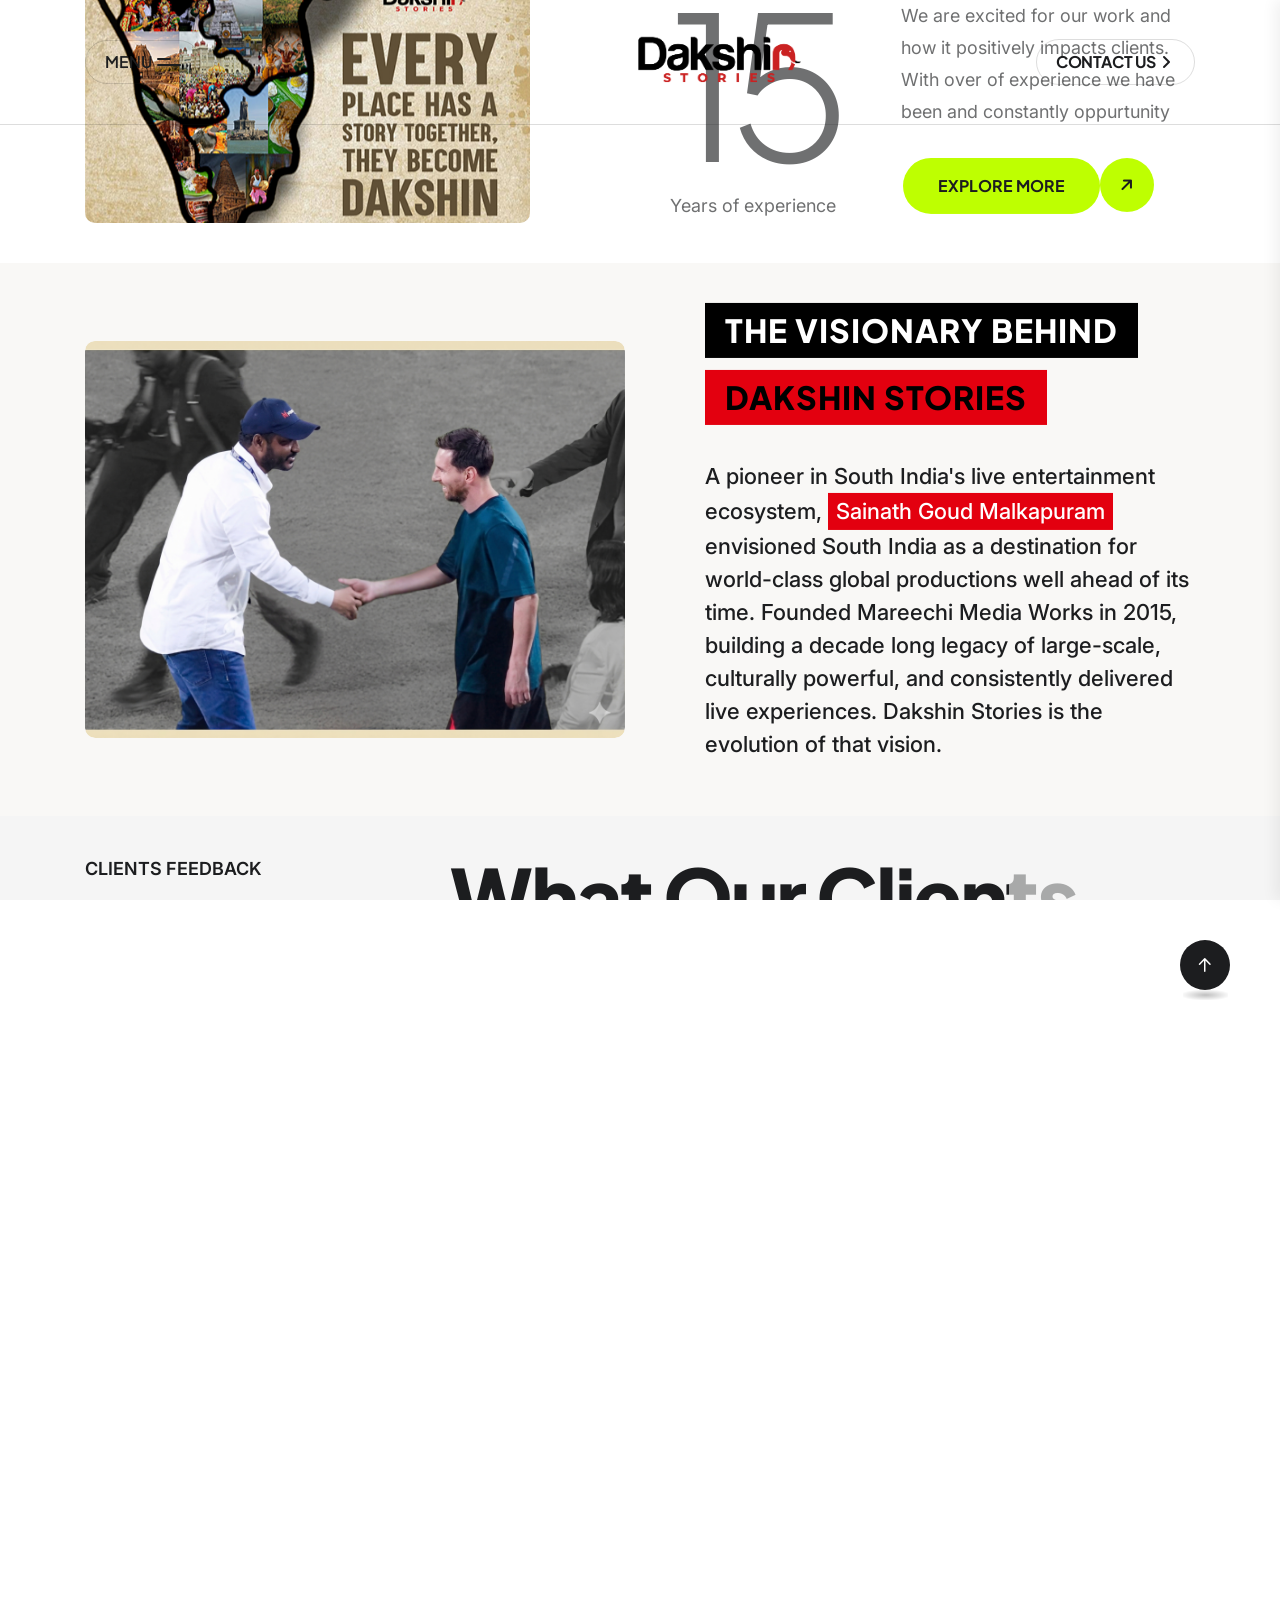
<file: about.html>
<!doctype html>
<html lang="zxx">

<head>
    <meta charset="utf-8">
    <meta http-equiv="x-ua-compatible" content="ie=edge">
    <title>DAKSHIN STORIES</title>
    <meta name="description" content="Dakshin stories">
    <meta name="viewport" content="width=device-width, initial-scale=1">

    <link rel="shortcut icon" type="image/x-icon" href="assets/img/logo/favicon.png">

    <link rel="stylesheet" href="assets/css/bootstrap.min.css">
    <link rel="stylesheet" href="assets/css/magnific-popup.css">
    <link rel="stylesheet" href="assets/css/fontawesome-all.min.css">
    <link rel="stylesheet" href="assets/css/swiper-bundle.min.css">
    <link rel="stylesheet" href="assets/css/odometer.css">
    <link rel="stylesheet" href="assets/css/ion.rangeSlider.min.css">
    <link rel="stylesheet" href="assets/css/effect-slicer.css">
    <link rel="stylesheet" href="assets/css/animate.css">
    <link rel="stylesheet" href="assets/css/defauls-spacing.css">
    <link rel="stylesheet" href="assets/css/main.css">

    <style>
        html,
        body {
            overflow-x: hidden !important;
            max-width: 100%;
        }

        #smooth-wrapper,
        #smooth-content {
            overflow-x: hidden !important;
            max-width: 100%;
        }

        .td-visionary-thumb {
            overflow: hidden;
            border-radius: 10px;
            cursor: pointer;
        }

        .td-visionary-thumb img {
            transition: transform 0.8s cubic-bezier(0.19, 1, 0.22, 1);
        }

        .td-visionary-thumb:hover img {
            transform: scale(1.08);
        }

        @keyframes blockShine {
            0% {
                transform: translateX(-150%) skewX(-15deg);
            }

            30% {
                transform: translateX(250%) skewX(-15deg);
            }

            100% {
                transform: translateX(250%) skewX(-15deg);
            }
        }

        .td-visionary-title-wrap h2 {
            position: relative;
            overflow: hidden;
            white-space: normal !important;
            word-break: break-word;
            max-width: 100%;
            box-sizing: border-box;
        }

        .td-visionary-title-wrap h2::after {
            content: "";
            position: absolute;
            top: 0;
            left: 0;
            width: 100px;
            height: 100%;
            background: linear-gradient(90deg, transparent, rgba(255, 255, 255, 0.4), transparent);
            transform: translateX(-150%) skewX(-15deg);
            animation: blockShine 2.5s infinite ease-in-out;
            pointer-events: none;
        }

        .td-section-page-title {
            word-break: break-word;
            overflow-wrap: break-word;
        }

        @media (max-width: 991px) {
            .ml-110 {
                margin-left: 0 !important;
            }

            .ml-80 {
                margin-left: 0 !important;
            }

            .ml-70 {
                margin-left: 0 !important;
            }

            .ml-50 {
                margin-left: 0 !important;
            }

            .ml-35 {
                margin-left: 0 !important;
            }

            .mr-30 {
                margin-right: 0 !important;
            }
        }

        @media (max-width: 767px) {
            .td-visionary-area {
                padding-top: 60px !important;
                padding-bottom: 60px !important;
            }

            .td-visionary-content {
                margin-left: 0 !important;
                margin-top: 40px;
                text-align: center;
            }

            .td-visionary-title-wrap h2 {
                font-size: 22px !important;
                padding: 8px 15px !important;
            }

            .td-visionary-text {
                font-size: 18px !important;
                line-height: 1.6 !important;
            }

            .td-team-2-content {
                margin-left: 0 !important;
                margin-top: 15px;
            }

            .pt-160 {
                padding-top: 40px !important;
            }

            .pb-130 {
                padding-bottom: 40px !important;
            }
        }
    </style>
</head>

<body>

    <!-- Scroll-top -->
    <button class="scroll__top scroll-to-target" data-target="html">
        <i class="fa-sharp fa-regular fa-arrow-up"></i>
    </button>
    <!-- Scroll-top-end-->

    <!-- header-area -->
    <header>
        <div id="header-sticky" class="td-header__area td-header-spacing p-relative z-index-1">
            <div class="container container-1750">
                <div class="row align-items-center">
                    <div class="col-6 col-md-4 order-2 order-md-1">
                        <div class="tdmenu__wrap d-flex justify-content-end justify-content-md-start">
                            <div
                                class="tdmenu-offcanvas-open-btn mobile-nav-toggler d-flex align-items-center justify-content-center ms-auto ms-md-0">
                                <span class="text mr-5 d-none d-lg-block">menu</span>
                                <div class="tdmenu-offcanvas-open-bar">
                                    <span></span>
                                    <span></span>
                                </div>
                            </div>
                            <nav class="tdmenu__nav d-none">
                                <div class="tdmenu__navbar-wrap tdmenu__main-menu">
                                    <ul class="navigation">
                                        <li class="active menu-item-has-children"><a href="index.html">Home</a></li>
                                        <li class="#"><a href="#">WHAT WE DO</a></li>
                                        <li class="#"><a href="portfolio-two-columns.html">ABOUT US</a></li>
                                        <li class="#"><a href="blog.html">STORIES</a></li>
                                        <li class=#><a href="blog.html">CORE TEAM</a></li>
                                    </ul>
                                </div>
                            </nav>
                        </div>
                    </div>
                    <div class="col-6 col-md-4 order-1 order-md-2">
                        <div class="logo text-start text-md-center">
                            <a class="logo-1" href="index.html"><img data-width="106"
                                    src="assets/img/logo/logo-black.png" alt="Logo"
                                    style="transform: scale(2.5); transform-origin: left center;"></a>
                        </div>
                    </div>
                    <div class="col-md-4 order-3 d-none d-lg-block">
                        <div class="td-header-right text-end">
                            <a href="contact.html"
                                class="td-btn td-btn-lg d-none d-lg-inline-block td-btn-switch-animation ml-10">
                                <span class="d-flex align-items-center justify-content-center">
                                    <span class="btn-text"> Contact Us </span>
                                    <span class="btn-icon"><i class="fa-sharp fa-solid fa-angle-right"></i></span>
                                    <span class="btn-icon"><i class="fa-sharp fa-solid fa-angle-right"></i></span>
                                </span>
                            </a>
                        </div>
                    </div>
                </div>
            </div>
        </div>

        <!-- Mobile Menu -->
        <div class="tdmobile__menu td-menu-large">
            <nav class="tdmobile__menu-box">
                <div class="close-btn"><i class="fa-solid fa-xmark"></i></div>
                <div class="nav-logo">
                    <a href="index.html"><img data-width="96" src="assets/img/logo/logo-black.png" alt="logo"></a>
                </div>
                <div class="tdmobile__menu-outer"></div>
                <div class="mt-30 ml-25 mr-25">
                    <a href="contact.html"
                        class="td-btn td-btn-menu-black w-100 d-inline-block td-btn-switch-animation ml-10">
                        <span class="d-flex align-items-center justify-content-center">
                            <span class="btn-text"> Contact Us </span>
                            <span class="btn-icon"><i class="fa-sharp fa-solid fa-angle-right"></i></span>
                            <span class="btn-icon"><i class="fa-sharp fa-solid fa-angle-right"></i></span>
                        </span>
                    </a>
                </div>
                <div class="social-links">
                    <ul class="list-wrap">
                        <li><a href="#"><i class="fab fa-facebook-f"></i></a></li>
                        <li><a href="#"><i class="fab fa-twitter"></i></a></li>
                        <li><a href="#"><i class="fab fa-instagram"></i></a></li>
                        <li><a href="#"><i class="fab fa-linkedin-in"></i></a></li>
                        <li><a href="#"><i class="fab fa-youtube"></i></a></li>
                    </ul>
                </div>
            </nav>
        </div>
        <div class="tdmobile__menu-backdrop"></div>
        <!-- End Mobile Menu -->
    </header>
    <!-- header-area-end -->

    <div id="smooth-wrapper">
        <div id="smooth-content">
            <main>

                <!-- td-about-area-start -->
                <div class="td-about-area td-about-main-spacing pb-0">
                    <div class="container">
                        <div class="row">
                            <div class="col-lg-12">
                                <div class="td-about-main-wrapper pb-70">
                                    <h2 class="td-section-page-title td-title-anim text-center">
                                        We're full service creative and digital
                                        agency, working globally with<br>
                                        <span>largest brands</span>
                                    </h2>
                                </div>
                            </div>
                            <div class="col-lg-5">
                                <div class="td-about-main-thumb mb-40 fix td-rounded-10 wow fadeInLeft"
                                    data-wow-delay=".5s" data-wow-duration="1s">
                                    <img data-speed=".9" class="w-100 td-rounded-10" src="assets/img/about/map.jpg"
                                        alt="">
                                </div>
                            </div>
                            <div class="col-lg-7">
                                <div class="td-about-main-content ml-110 mb-40 wow fadeInRight" data-wow-delay=".5s"
                                    data-wow-duration="1s">
                                    <h3 class="td-about-main-title mb-20">Driving innovation through strategic
                                        consulting</h3>
                                    <div class="row">
                                        <div class="col-lg-5 col-md-5">
                                            <div class="td-about-main-bigtext">
                                                <h2>15</h2>
                                                <span>Years of experience</span>
                                            </div>
                                        </div>
                                        <div class="col-lg-7 col-md-7">
                                            <div class="td-about-main-text mt-30">
                                                <p class="mb-30">We are excited for our work and how it positively
                                                    impacts clients. With over of experience we have been and constantly
                                                    oppurtunity</p>
                                                <div class="td-btn-group">
                                                    <a class="td-btn-circle" href="contact.html"><i
                                                            class="fa-solid fa-arrow-right"></i></a>
                                                    <a class="td-btn-2 td-btn-primary" href="contact.html">EXPLORE
                                                        MORE</a>
                                                    <a class="td-btn-circle" href="contact.html"><i
                                                            class="fa-solid fa-arrow-right"></i></a>
                                                </div>
                                            </div>
                                        </div>
                                    </div>
                                </div>
                            </div>
                        </div>
                    </div>
                </div>
                <!-- td-about-area-end -->

                <!-- td-visionary-area-start -->
                <div class="td-visionary-area pt-40 pb-40" style="background-color: #F9F8F6;">
                    <div class="container">
                        <div class="row align-items-center">
                            <div class="col-lg-6">
                                <div class="td-visionary-thumb wow fadeInLeft" data-wow-delay=".5s">
                                    <img src="assets/img/about/messi-meet.png" alt="Sainath Goud Malkapuram with Messi"
                                        class="w-100 td-rounded-10">
                                </div>
                            </div>
                            <div class="col-lg-6">
                                <div class="td-visionary-content ml-50 wow fadeInRight" data-wow-delay=".5s">
                                    <div class="td-visionary-title-wrap mb-20">
                                        <h2 class="mb-5 wow fadeInUp" data-wow-delay=".3s"
                                            style="background: #000; color: #fff; display: inline-block; padding: 10px 20px; font-weight: 900; text-transform: uppercase; font-size: 32px; letter-spacing: 1px;">
                                            THE VISIONARY BEHIND</h2><br>
                                        <h2 class="wow fadeInUp" data-wow-delay=".5s"
                                            style="background: #E3000F; color: #000; display: inline-block; padding: 10px 20px; font-weight: 900; text-transform: uppercase; font-size: 32px; letter-spacing: 1px;">
                                            DAKSHIN STORIES</h2>
                                    </div>
                                    <p class="td-visionary-text"
                                        style="font-size: 22px; line-height: 1.5; color: #1c1d1f; font-weight: 500;">
                                        A pioneer in South India's live entertainment ecosystem, <span
                                            style="background: #E3000F; color: #fff; padding: 2px 8px; display: inline-block;">Sainath
                                            Goud Malkapuram</span> envisioned South India as a destination for
                                        world-class global productions well ahead of its time. Founded Mareechi Media
                                        Works in 2015, building a decade long legacy of large-scale, culturally
                                        powerful, and consistently delivered live experiences. Dakshin Stories is the
                                        evolution of that vision.
                                    </p>
                                </div>
                            </div>
                        </div>
                    </div>
                </div>
                <!-- td-visionary-area-end -->

                <!-- td-testimonial-area-start -->
                <div class="td-testimonial-area grey-bg-2 pt-40 pb-30">
                    <div class="container">
                        <div class="row">
                            <div class="col-lg-3 col-md-4">
                                <div class="td-testimonial-left mb-40 wow fadeInLeft" data-wow-delay=".5s"
                                    data-wow-duration="1s">
                                    <span class="td-section-subtitle mb-185 d-inline-block">CLIENTS FEEDBACK</span>
                                    <img class="mb-20" src="assets/img/testimonial/user.png" alt="">
                                    <p>More than 25k clients all<br> over the world</p>
                                </div>
                            </div>
                            <div class="col-lg-9 col-md-8">
                                <div class="td-testimonial-content ml-80 mb-50">
                                    <h2 class="td-testimonial-title mb-65 td-text-invert">What Our Clients<br> <span>Say
                                            About Us</span></h2>
                                    <div class="row wow fadeInRight" data-wow-delay=".5s" data-wow-duration="1s">
                                        <div class="col-lg-4">
                                            <div class="td-testimonial-thumb fix td-rounded-10 mb-40">
                                                <img data-speed=".9" class="w-100 td-rounded-10"
                                                    src="assets/img/testimonial/thumb.jpg" alt="">
                                            </div>
                                        </div>
                                        <div class="col-lg-8">
                                            <div class="td-testimonial-slide-content ml-25 mb-40">
                                                <div class="swiper-container td-testimonial-slider mb-120">
                                                    <div class="swiper-wrapper">
                                                        <div class="swiper-slide">
                                                            <div class="td-testimonial-slide-content">
                                                                <p class="mb-40">We are excited for our work and how it
                                                                    positively impacts clients. With over 12 years of
                                                                    experience we have been constantly providing
                                                                    solutions. We are committed to deliver unique
                                                                    digital media solutions from web design</p>
                                                                <h6>David Backhum</h6>
                                                                <span>Designer</span>
                                                            </div>
                                                        </div>
                                                        <div class="swiper-slide">
                                                            <div class="td-testimonial-slide-content">
                                                                <p class="mb-40">We are excited for our work and how it
                                                                    positively impacts clients. With over 12 years of
                                                                    experience we have been constantly providing
                                                                    solutions. We are committed to deliver unique
                                                                    digital media solutions from web design</p>
                                                                <h6>David Backhum</h6>
                                                                <span>Designer</span>
                                                            </div>
                                                        </div>
                                                        <div class="swiper-slide">
                                                            <div class="td-testimonial-slide-content">
                                                                <p class="mb-40">We are excited for our work and how it
                                                                    positively impacts clients. With over 12 years of
                                                                    experience we have been constantly providing
                                                                    solutions. We are committed to deliver unique
                                                                    digital media solutions from web design</p>
                                                                <h6>David Backhum</h6>
                                                                <span>Designer</span>
                                                            </div>
                                                        </div>
                                                    </div>
                                                </div>
                                                <div class="td-testimonial-navigation mb-30">
                                                    <span class="td-testimonial-prev d-inline-block">
                                                        <svg width="31" height="24" viewBox="0 0 31 24" fill="none"
                                                            xmlns="http://www.w3.org/2000/svg">
                                                            <path d="M30.8699 12.2679L0.014612 12.4214"
                                                                stroke="currentColor" stroke-width="1.5"
                                                                stroke-miterlimit="10" />
                                                            <path
                                                                d="M11.5445 0C11.5445 6.63283 6.38111 12 2.56383e-05 12"
                                                                stroke="currentColor" stroke-width="1.5"
                                                                stroke-miterlimit="10" />
                                                            <path
                                                                d="M4.08971e-05 12C6.38112 12 11.5446 17.3671 11.5446 24"
                                                                stroke="currentColor" stroke-width="1.5"
                                                                stroke-miterlimit="10" />
                                                        </svg>
                                                    </span>
                                                    <span class="td-testimonial-next ml-15 d-inline-block">
                                                        <svg width="31" height="24" viewBox="0 0 31 24" fill="none"
                                                            xmlns="http://www.w3.org/2000/svg">
                                                            <path d="M-0.000234102 12.2679L30.855 12.4214"
                                                                stroke="currentColor" stroke-width="1.5"
                                                                stroke-miterlimit="10" />
                                                            <path d="M19.3251 0C19.3251 6.63283 24.4886 12 30.8696 12"
                                                                stroke="currentColor" stroke-width="1.5"
                                                                stroke-miterlimit="10" />
                                                            <path d="M30.8696 12C24.4885 12 19.3251 17.3671 19.3251 24"
                                                                stroke="currentColor" stroke-width="1.5"
                                                                stroke-miterlimit="10" />
                                                        </svg>
                                                    </span>
                                                </div>
                                            </div>
                                        </div>
                                    </div>
                                </div>
                            </div>
                            <div class="col-12">
                                <div class="td-brand-wrap">
                                    <div class="swiper-container td-brand-slide-active">
                                        <div class="swiper-wrapper slide-transtion">
                                            <div class="swiper-slide">
                                                <div class="td-brand-item"><img src="assets/img/brand/logo-1.png"
                                                        alt=""></div>
                                            </div>
                                            <div class="swiper-slide">
                                                <div class="td-brand-item"><img src="assets/img/brand/logo-2.png"
                                                        alt=""></div>
                                            </div>
                                            <div class="swiper-slide">
                                                <div class="td-brand-item"><img src="assets/img/brand/logo-3.png"
                                                        alt=""></div>
                                            </div>
                                            <div class="swiper-slide">
                                                <div class="td-brand-item"><img src="assets/img/brand/logo-4.png"
                                                        alt=""></div>
                                            </div>
                                            <div class="swiper-slide">
                                                <div class="td-brand-item"><img src="assets/img/brand/logo-5.png"
                                                        alt=""></div>
                                            </div>
                                            <div class="swiper-slide">
                                                <div class="td-brand-item"><img src="assets/img/brand/logo-3.png"
                                                        alt=""></div>
                                            </div>
                                        </div>
                                    </div>
                                </div>
                            </div>
                        </div>
                    </div>
                </div>
                <!-- td-testimonial-area-end -->

                <!-- td-about-main-feature-area-start -->
                <div class="td-about-main-feature-area pt-60 pb-0">
                    <div class="container">
                        <div class="row">
                            <div class="col-xl-9">
                                <div class="td-about-main-feature-wrap">
                                    <h2 class="td-about-main-feature-title mb-70 td-text-invert">We are a creative
                                        studio that specializes in providing high-quality design and branding solutions
                                        to businesses and individuals. Our team is composed of talented designers,
                                        developers, and marketers.!</h2>
                                    <div class="row">
                                        <div class="col-lg-5 d-none d-md-block">
                                            <div class="td-about-main-feature-shape text-center ml-70 mb-40">
                                                <img src="assets/img/about/main/shape.png" alt="">
                                            </div>
                                        </div>
                                        <div class="col-lg-7">
                                            <div class="td-about-main-feature-list">
                                                <ul>
                                                    <li>Art direction</li>
                                                    <li>Branding</li>
                                                    <li>Content Production</li>
                                                    <li>User Interface Design</li>
                                                    <li>Animation</li>
                                                    <li>Brand Identity</li>
                                                    <li>User Interface</li>
                                                    <li>User Experience</li>
                                                    <li>Responsive Design</li>
                                                </ul>
                                            </div>
                                        </div>
                                    </div>
                                </div>
                            </div>
                        </div>
                    </div>
                </div>
                <!-- td-about-main-feature-area-end -->

                <!-- td-team-area-start -->
                <div class="td-team-area pt-80 pb-20 td-btn-trigger">
                    <div class="container">
                        <div class="row mb-20">
                            <div class="col-lg-7 col-md-7">
                                <div class="td-service-2-title-wrap mb-40 td-title-anim">
                                    <span class="td-section-2-subtitle mb-25 d-block">// Our team members</span>
                                    <h2 class="td-section-2-title d-inline-block">Dakshin Stories Founders</h2>
                                </div>
                            </div>
                        </div>
                        <div class="row">
                            <div class="col-lg-6">
                                <div class="td-team-2-wrap pb-130 wow fadeInLeft" data-wow-delay=".5s"
                                    data-wow-duration="1s">
                                    <div class="row align-items-center">
                                        <div class="col-lg-7 col-md-6 col-sm-6">
                                            <div class="td-team-2-thumb fix td-rounded-10 mb-30">
                                                <img class="td-rounded-10 w-100" src="assets/img/team/team-2/thumb.jpg"
                                                    alt="">
                                            </div>
                                        </div>
                                        <div class="col-lg-5 col-md-6 col-sm-6">
                                            <div class="td-team-2-content ml-35 mb-30">
                                                <span class="td-team-2-subtitle d-inline-block mb-5">Product
                                                    designer</span>
                                                <h3 class="td-team-2-title mb-15"><a href="team-details.html">Nela
                                                        Vaduri</a></h3>
                                                <div class="td-team-2-feature-list mb-20">
                                                    <ul>
                                                        <li>Team collaboration</li>
                                                        <li>Brand identity</li>
                                                        <li>Data analysis</li>
                                                    </ul>
                                                </div>
                                                <div class="td-team-2-social">
                                                    <a href="#"><svg width="8" height="15" viewBox="0 0 8 15"
                                                            fill="none" xmlns="http://www.w3.org/2000/svg">
                                                            <path
                                                                d="M7.7 0.246582H5.6C4.67174 0.246582 3.7815 0.615494 3.12513 1.27216C2.46875 1.92883 2.1 2.81946 2.1 3.74813V5.84905H0V8.65029H2.1V14.2528H4.9V8.65029H7L7.7 5.84905H4.9V3.74813C4.9 3.56239 4.97375 3.38427 5.10503 3.25293C5.2363 3.1216 5.41435 3.04782 5.6 3.04782H7.7V0.246582Z"
                                                                fill="currentColor" />
                                                        </svg></a>
                                                    <a href="#"><svg width="16" height="15" viewBox="0 0 16 15"
                                                            fill="none" xmlns="http://www.w3.org/2000/svg">
                                                            <path fill-rule="evenodd" clip-rule="evenodd"
                                                                d="M5.28727 0.246582H0.400391L6.19454 7.86329L0.771044 14.2528H3.27686L7.37883 9.42021L11.0212 14.2084H15.9081L9.94559 6.37031L9.95615 6.38383L15.0899 0.335559H12.5841L8.77167 4.82709L5.28727 0.246582ZM3.09786 1.58051H4.61921L13.2106 12.8743H11.6893L3.09786 1.58051Z"
                                                                fill="currentColor" />
                                                        </svg></a>
                                                    <a href="#"><svg width="17" height="16" viewBox="0 0 17 16"
                                                            fill="none" xmlns="http://www.w3.org/2000/svg">
                                                            <ellipse cx="8.40004" cy="8.24932" rx="6.99965" ry="7.00274"
                                                                stroke="currentColor" stroke-width="1.5" />
                                                            <path
                                                                d="M15.3987 9.13485C14.7499 9.01314 14.0827 8.94971 13.4018 8.94971C9.65534 8.94971 6.32316 10.8702 4.19922 13.8516"
                                                                stroke="currentColor" stroke-width="1.5"
                                                                stroke-linejoin="round" />
                                                            <path
                                                                d="M13.2998 3.34692C11.1093 5.91513 7.8176 7.54857 4.13699 7.54857C3.19536 7.54857 2.27918 7.44166 1.40039 7.23953"
                                                                stroke="currentColor" stroke-width="1.5"
                                                                stroke-linejoin="round" />
                                                            <path
                                                                d="M10.2324 15.2527C10.4078 14.4026 10.5 13.5222 10.5 12.6202C10.5 8.19722 8.28413 4.29094 4.90027 1.94751"
                                                                stroke="currentColor" stroke-width="1.5"
                                                                stroke-linejoin="round" />
                                                        </svg></a>
                                                </div>
                                            </div>
                                        </div>
                                    </div>
                                </div>
                                <div class="td-team-2-wrap wow fadeInLeft" data-wow-delay=".5s" data-wow-duration="1s">
                                    <div class="row align-items-center">
                                        <div class="col-lg-7 col-md-6 col-sm-6">
                                            <div class="td-team-2-thumb fix td-rounded-10 mb-30">
                                                <img class="td-rounded-10 w-100"
                                                    src="assets/img/team/team-2/thumb-2.jpg" alt="">
                                            </div>
                                        </div>
                                        <div class="col-lg-5 col-md-6 col-sm-6">
                                            <div class="td-team-2-content ml-35 mb-30">
                                                <span class="td-team-2-subtitle d-inline-block mb-5">Manager</span>
                                                <h3 class="td-team-2-title mb-15"><a href="team-details.html">Asha
                                                        Voshle</a></h3>
                                                <div class="td-team-2-feature-list mb-20">
                                                    <ul>
                                                        <li>Team collaboration</li>
                                                        <li>Brand identity</li>
                                                        <li>Data analysis</li>
                                                    </ul>
                                                </div>
                                                <div class="td-team-2-social">
                                                    <a href="#"><svg width="8" height="15" viewBox="0 0 8 15"
                                                            fill="none" xmlns="http://www.w3.org/2000/svg">
                                                            <path
                                                                d="M7.7 0.246582H5.6C4.67174 0.246582 3.7815 0.615494 3.12513 1.27216C2.46875 1.92883 2.1 2.81946 2.1 3.74813V5.84905H0V8.65029H2.1V14.2528H4.9V8.65029H7L7.7 5.84905H4.9V3.74813C4.9 3.56239 4.97375 3.38427 5.10503 3.25293C5.2363 3.1216 5.41435 3.04782 5.6 3.04782H7.7V0.246582Z"
                                                                fill="currentColor" />
                                                        </svg></a>
                                                    <a href="#"><svg width="16" height="15" viewBox="0 0 16 15"
                                                            fill="none" xmlns="http://www.w3.org/2000/svg">
                                                            <path fill-rule="evenodd" clip-rule="evenodd"
                                                                d="M5.28727 0.246582H0.400391L6.19454 7.86329L0.771044 14.2528H3.27686L7.37883 9.42021L11.0212 14.2084H15.9081L9.94559 6.37031L9.95615 6.38383L15.0899 0.335559H12.5841L8.77167 4.82709L5.28727 0.246582ZM3.09786 1.58051H4.61921L13.2106 12.8743H11.6893L3.09786 1.58051Z"
                                                                fill="currentColor" />
                                                        </svg></a>
                                                    <a href="#"><svg width="17" height="16" viewBox="0 0 17 16"
                                                            fill="none" xmlns="http://www.w3.org/2000/svg">
                                                            <ellipse cx="8.40004" cy="8.24932" rx="6.99965" ry="7.00274"
                                                                stroke="currentColor" stroke-width="1.5" />
                                                            <path
                                                                d="M15.3987 9.13485C14.7499 9.01314 14.0827 8.94971 13.4018 8.94971C9.65534 8.94971 6.32316 10.8702 4.19922 13.8516"
                                                                stroke="currentColor" stroke-width="1.5"
                                                                stroke-linejoin="round" />
                                                            <path
                                                                d="M13.2998 3.34692C11.1093 5.91513 7.8176 7.54857 4.13699 7.54857C3.19536 7.54857 2.27918 7.44166 1.40039 7.23953"
                                                                stroke="currentColor" stroke-width="1.5"
                                                                stroke-linejoin="round" />
                                                            <path
                                                                d="M10.2324 15.2527C10.4078 14.4026 10.5 13.5222 10.5 12.6202C10.5 8.19722 8.28413 4.29094 4.90027 1.94751"
                                                                stroke="currentColor" stroke-width="1.5"
                                                                stroke-linejoin="round" />
                                                        </svg></a>
                                                </div>
                                            </div>
                                        </div>
                                    </div>
                                </div>
                                <div class="td-team-2-btn">
                                    <div class="td-btn-group mt-70 td-btn-group-black"></div>
                                </div>
                            </div>
                            <div class="col-lg-6">
                                <div class="td-team-2-wrap pb-130 pt-160 wow fadeInRight" data-wow-delay=".5s"
                                    data-wow-duration="1s">
                                    <div class="row align-items-center">
                                        <div class="col-lg-7 col-md-6 col-sm-6">
                                            <div class="td-team-2-thumb fix td-rounded-10 mb-30">
                                                <img class="td-rounded-10 w-100"
                                                    src="assets/img/team/team-2/thumb-2.jpg" alt="">
                                            </div>
                                        </div>
                                        <div class="col-lg-5 col-md-6 col-sm-6">
                                            <div class="td-team-2-content ml-35 mb-30">
                                                <span class="td-team-2-subtitle d-inline-block mb-5">Designer</span>
                                                <h3 class="td-team-2-title mb-15"><a href="team-details.html">Jion
                                                        Marcel</a></h3>
                                                <div class="td-team-2-feature-list mb-20">
                                                    <ul>
                                                        <li>Team collaboration</li>
                                                        <li>Brand identity</li>
                                                        <li>Data analysis</li>
                                                    </ul>
                                                </div>
                                                <div class="td-team-2-social">
                                                    <a href="#"><svg width="8" height="15" viewBox="0 0 8 15"
                                                            fill="none" xmlns="http://www.w3.org/2000/svg">
                                                            <path
                                                                d="M7.7 0.246582H5.6C4.67174 0.246582 3.7815 0.615494 3.12513 1.27216C2.46875 1.92883 2.1 2.81946 2.1 3.74813V5.84905H0V8.65029H2.1V14.2528H4.9V8.65029H7L7.7 5.84905H4.9V3.74813C4.9 3.56239 4.97375 3.38427 5.10503 3.25293C5.2363 3.1216 5.41435 3.04782 5.6 3.04782H7.7V0.246582Z"
                                                                fill="currentColor" />
                                                        </svg></a>
                                                    <a href="#"><svg width="16" height="15" viewBox="0 0 16 15"
                                                            fill="none" xmlns="http://www.w3.org/2000/svg">
                                                            <path fill-rule="evenodd" clip-rule="evenodd"
                                                                d="M5.28727 0.246582H0.400391L6.19454 7.86329L0.771044 14.2528H3.27686L7.37883 9.42021L11.0212 14.2084H15.9081L9.94559 6.37031L9.95615 6.38383L15.0899 0.335559H12.5841L8.77167 4.82709L5.28727 0.246582ZM3.09786 1.58051H4.61921L13.2106 12.8743H11.6893L3.09786 1.58051Z"
                                                                fill="currentColor" />
                                                        </svg></a>
                                                    <a href="#"><svg width="17" height="16" viewBox="0 0 17 16"
                                                            fill="none" xmlns="http://www.w3.org/2000/svg">
                                                            <ellipse cx="8.40004" cy="8.24932" rx="6.99965" ry="7.00274"
                                                                stroke="currentColor" stroke-width="1.5" />
                                                            <path
                                                                d="M15.3987 9.13485C14.7499 9.01314 14.0827 8.94971 13.4018 8.94971C9.65534 8.94971 6.32316 10.8702 4.19922 13.8516"
                                                                stroke="currentColor" stroke-width="1.5"
                                                                stroke-linejoin="round" />
                                                            <path
                                                                d="M13.2998 3.34692C11.1093 5.91513 7.8176 7.54857 4.13699 7.54857C3.19536 7.54857 2.27918 7.44166 1.40039 7.23953"
                                                                stroke="currentColor" stroke-width="1.5"
                                                                stroke-linejoin="round" />
                                                            <path
                                                                d="M10.2324 15.2527C10.4078 14.4026 10.5 13.5222 10.5 12.6202C10.5 8.19722 8.28413 4.29094 4.90027 1.94751"
                                                                stroke="currentColor" stroke-width="1.5"
                                                                stroke-linejoin="round" />
                                                        </svg></a>
                                                </div>
                                            </div>
                                        </div>
                                    </div>
                                </div>
                                <div class="td-team-2-wrap wow fadeInRight" data-wow-delay=".5s" data-wow-duration="1s">
                                    <div class="row align-items-center">
                                        <div class="col-lg-7 col-md-6 col-sm-6">
                                            <div class="td-team-2-thumb fix td-rounded-10 mb-30">
                                                <img class="td-rounded-10 w-100"
                                                    src="assets/img/team/team-2/thumb-4.jpg" alt="">
                                            </div>
                                        </div>
                                        <div class="col-lg-5 col-md-6 col-sm-6">
                                            <div class="td-team-2-content ml-35 mb-30">
                                                <span class="td-team-2-subtitle d-inline-block mb-5">Developer</span>
                                                <h3 class="td-team-2-title mb-15"><a href="team-details.html">Peal
                                                        Steals</a></h3>
                                                <div class="td-team-2-feature-list mb-20">
                                                    <ul>
                                                        <li>Team collaboration</li>
                                                        <li>Brand identity</li>
                                                        <li>Data analysis</li>
                                                    </ul>
                                                </div>
                                                <div class="td-team-2-social">
                                                    <a href="#"><svg width="8" height="15" viewBox="0 0 8 15"
                                                            fill="none" xmlns="http://www.w3.org/2000/svg">
                                                            <path
                                                                d="M7.7 0.246582H5.6C4.67174 0.246582 3.7815 0.615494 3.12513 1.27216C2.46875 1.92883 2.1 2.81946 2.1 3.74813V5.84905H0V8.65029H2.1V14.2528H4.9V8.65029H7L7.7 5.84905H4.9V3.74813C4.9 3.56239 4.97375 3.38427 5.10503 3.25293C5.2363 3.1216 5.41435 3.04782 5.6 3.04782H7.7V0.246582Z"
                                                                fill="currentColor" />
                                                        </svg></a>
                                                    <a href="#"><svg width="16" height="15" viewBox="0 0 16 15"
                                                            fill="none" xmlns="http://www.w3.org/2000/svg">
                                                            <path fill-rule="evenodd" clip-rule="evenodd"
                                                                d="M5.28727 0.246582H0.400391L6.19454 7.86329L0.771044 14.2528H3.27686L7.37883 9.42021L11.0212 14.2084H15.9081L9.94559 6.37031L9.95615 6.38383L15.0899 0.335559H12.5841L8.77167 4.82709L5.28727 0.246582ZM3.09786 1.58051H4.61921L13.2106 12.8743H11.6893L3.09786 1.58051Z"
                                                                fill="currentColor" />
                                                        </svg></a>
                                                    <a href="#"><svg width="17" height="16" viewBox="0 0 17 16"
                                                            fill="none" xmlns="http://www.w3.org/2000/svg">
                                                            <ellipse cx="8.40004" cy="8.24932" rx="6.99965" ry="7.00274"
                                                                stroke="currentColor" stroke-width="1.5" />
                                                            <path
                                                                d="M15.3987 9.13485C14.7499 9.01314 14.0827 8.94971 13.4018 8.94971C9.65534 8.94971 6.32316 10.8702 4.19922 13.8516"
                                                                stroke="currentColor" stroke-width="1.5"
                                                                stroke-linejoin="round" />
                                                            <path
                                                                d="M13.2998 3.34692C11.1093 5.91513 7.8176 7.54857 4.13699 7.54857C3.19536 7.54857 2.27918 7.44166 1.40039 7.23953"
                                                                stroke="currentColor" stroke-width="1.5"
                                                                stroke-linejoin="round" />
                                                            <path
                                                                d="M10.2324 15.2527C10.4078 14.4026 10.5 13.5222 10.5 12.6202C10.5 8.19722 8.28413 4.29094 4.90027 1.94751"
                                                                stroke="currentColor" stroke-width="1.5"
                                                                stroke-linejoin="round" />
                                                        </svg></a>
                                                </div>
                                            </div>
                                        </div>
                                    </div>
                                </div>
                            </div>
                        </div>
                    </div>
                </div>
                <!-- td-team-area-end -->

            </main>

            <!-- footer-area-start -->
            <footer>
                <div class="td-footer-area td-footer-spacing black-bg">
                    <div class="container">
                        <div class="row">
                            <div class="col-lg-3 col-md-6 col-sm-6">
                                <div class="td-footer-logo mb-30">
                                    <a href="index.html"><img src="assets/img/logo/logo-white.png" alt=""></a>
                                </div>
                            </div>
                            <div class="col-lg-2 col-md-6 col-sm-6">
                                <div class="td-footer-widget mb-30">
                                    <h3 class="td-footer-title mb-30">Quick Link</h3>
                                    <ul class="td-footer-widget-list">
                                        <li><a href="#">About US</a></li>
                                        <li><a href="#">What WE DO</a></li>
                                        <li><a href="#">Stories</a></li>
                                        <li><a href="#">Core Team</a></li>
                                        <li><a href="#">Contact</a></li>
                                    </ul>
                                </div>
                            </div>
                            <div class="col-lg-3 col-md-6">
                                <div class="td-footer-widget ml-80 mb-30">
                                    <h3 class="td-footer-title mb-30">Others</h3>
                                    <ul class="td-footer-widget-list">
                                        <li><a href="#">Privacy Policy</a></li>
                                        <li><a href="#">Terms of Use</a></li>
                                        <li><a href="#">Disclaimer</a></li>
                                    </ul>
                                </div>
                            </div>
                            <div class="col-lg-4 col-md-6">
                                <div class="td-footer-widget mr-30 mb-30">
                                    <h3 class="td-footer-title mb-30">Address</h3>
                                    <a class="td-footer-location mb-45 d-inline-block" href="#">Dakshin Stories<br>
                                        Hyderabad</a>
                                    <div class="td-footer-form p-relative">
                                        <form action="#">
                                            <input type="text" placeholder="example@gmail.com">
                                            <button type="submit">
                                                <svg width="12" height="12" viewBox="0 0 12 12" fill="none"
                                                    xmlns="http://www.w3.org/2000/svg">
                                                    <path d="M1 11L11 1" stroke="#1C1D1F" stroke-width="1.5"
                                                        stroke-linecap="round" stroke-linejoin="round" />
                                                    <path d="M1 1H11V11" stroke="#1C1D1F" stroke-width="1.5"
                                                        stroke-linecap="round" stroke-linejoin="round" />
                                                </svg>
                                            </button>
                                        </form>
                                    </div>
                                </div>
                            </div>
                            <div class="col-12">
                                <div class="td-footer-bottom mt-45">
                                    <div class="row align-items-center">
                                        <div class="col-lg-6 col-md-8">
                                            <div class="td-footer-copyright mb-20">
                                                <p>© 2026 <a href="#">Daskshin.</a> All Rights Reserved.</p>
                                            </div>
                                        </div>
                                        <div class="col-lg-6 col-md-4">
                                            <div class="td-footer-social text-md-end mb-20">
                                                <a href="#"><svg width="13" height="13" viewBox="0 0 16 16" fill="none"
                                                        xmlns="http://www.w3.org/2000/svg">
                                                        <path
                                                            d="M9.33161 6.77486L15.1688 0H13.7856L8.71722 5.8826L4.66907 0H0L6.12155 8.89546L0 16H1.38336L6.73581 9.78785L11.0109 16H15.68L9.33148 6.77486H9.33187H9.33161ZM7.43696 8.97374L6.81669 8.088L1.88171 1.03969H4.00634L7.98902 6.72789L8.60929 7.61362L13.7863 15.0074H11.6616L7.43709 8.974V8.97361L7.43696 8.97374Z"
                                                            fill="currentColor" />
                                                    </svg></a>
                                                <a href="#"><svg width="17" height="17" viewBox="0 0 17 17" fill="none"
                                                        xmlns="http://www.w3.org/2000/svg">
                                                        <path
                                                            d="M17 8.5C17 3.80558 13.1944 0 8.5 0C3.80558 0 0 3.80558 0 8.5C0 12.7426 3.10833 16.2591 7.17188 16.8967V10.957H5.01367V8.5H7.17188V6.62734C7.17188 4.49703 8.44087 3.32031 10.3825 3.32031C11.3124 3.32031 12.2852 3.48633 12.2852 3.48633V5.57813H11.2133C10.1574 5.57813 9.82812 6.23334 9.82812 6.90554V8.5H12.1855L11.8087 10.957H9.82812V16.8967C13.8917 16.2591 17 12.7426 17 8.5Z"
                                                            fill="currentColor" />
                                                    </svg></a>
                                                <a href="#"><svg width="16" height="16" viewBox="0 0 16 16" fill="none"
                                                        xmlns="http://www.w3.org/2000/svg">
                                                        <path
                                                            d="M11.5 1H4.5C2.567 1 1 2.567 1 4.5V11.5C1 13.433 2.567 15 4.5 15H11.5C13.433 15 15 13.433 15 11.5V4.5C15 2.567 13.433 1 11.5 1Z"
                                                            stroke="currentColor" stroke-width="1.5"
                                                            stroke-linecap="round" stroke-linejoin="round" />
                                                        <path
                                                            d="M10.7963 7.55921C10.8827 8.14178 10.7832 8.73676 10.5119 9.25952C10.2407 9.78228 9.81148 10.2062 9.28542 10.471C8.75935 10.7358 8.16319 10.8279 7.58173 10.7344C7.00027 10.6408 6.46311 10.3663 6.04667 9.94982C5.63022 9.53338 5.35569 8.99622 5.26213 8.41476C5.16856 7.8333 5.26073 7.23714 5.52551 6.71107C5.79029 6.18501 6.21421 5.75583 6.73697 5.48458C7.25973 5.21333 7.85471 5.11382 8.43728 5.20021C9.03152 5.28833 9.58167 5.56524 10.0065 5.99003C10.4313 6.41482 10.7082 6.96496 10.7963 7.55921Z"
                                                            stroke="currentColor" stroke-width="1.5"
                                                            stroke-linecap="round" stroke-linejoin="round" />
                                                        <path d="M11.8477 4.15039H11.8577" stroke="currentColor"
                                                            stroke-width="1.5" stroke-linecap="round"
                                                            stroke-linejoin="round" />
                                                    </svg></a>
                                                <a href="#"><svg width="15" height="15" viewBox="0 0 15 15" fill="none"
                                                        xmlns="http://www.w3.org/2000/svg">
                                                        <path
                                                            d="M10.2579 4.7373C11.5141 4.7373 12.7188 5.23632 13.6071 6.12458C14.4954 7.01283 14.9944 8.21757 14.9944 9.47375V14.9996H11.8367V9.47375C11.8367 9.05502 11.6704 8.65344 11.3743 8.35736C11.0782 8.06127 10.6767 7.89493 10.2579 7.89493C9.8392 7.89493 9.43762 8.06127 9.14154 8.35736C8.84545 8.65344 8.67911 9.05502 8.67911 9.47375V14.9996H5.52148V9.47375C5.52148 8.21757 6.0205 7.01283 6.90876 6.12458C7.79701 5.23632 9.00174 4.7373 10.2579 4.7373Z"
                                                            fill="currentColor" />
                                                        <path d="M3.15763 5.52734H0V15.0002H3.15763V5.52734Z"
                                                            fill="currentColor" />
                                                        <path
                                                            d="M1.57881 3.15763C2.45077 3.15763 3.15763 2.45077 3.15763 1.57881C3.15763 0.706859 2.45077 0 1.57881 0C0.706859 0 0 0.706859 0 1.57881C0 2.45077 0.706859 3.15763 1.57881 3.15763Z"
                                                            fill="currentColor" />
                                                    </svg></a>
                                            </div>
                                        </div>
                                    </div>
                                </div>
                            </div>
                        </div>
                    </div>
                </div>
            </footer>
            <!-- footer-area-end -->

        </div>
    </div>

    <script src="assets/js/vendor/jquery.js"></script>
    <script src="assets/js/bootstrap.min.js"></script>
    <script src="assets/js/jsap/gsap.js"></script>
    <script src="assets/js/jsap/gsap-scroll-smoother.js"></script>
    <script src="assets/js/jsap/gsap-scroll-trigger.js"></script>
    <script src="assets/js/jsap/gsap-scroll-to-plugin.js"></script>
    <script src="assets/js/jsap/gsap-split-text.js"></script>
    <script src="assets/js/isotope.pkgd.min.js"></script>
    <script src="assets/js/ion.rangeSlider.min.js"></script>
    <script src="assets/js/effect-slicer.js"></script>
    <script src="assets/js/imagesloaded.pkgd.min.js"></script>
    <script src="assets/js/jquery.magnific-popup.min.js"></script>
    <script src="assets/js/jquery.odometer.min.js"></script>
    <script src="assets/js/jquery-appear.js"></script>
    <script src="assets/js/swiper-bundle.min.js"></script>
    <script src="assets/js/nice-select.js"></script>
    <script src="assets/js/wow.js"></script>
    <script src="assets/js/ajax-form.js"></script>
    <script src="assets/js/main.js"></script>

</body>

</html>
</file>
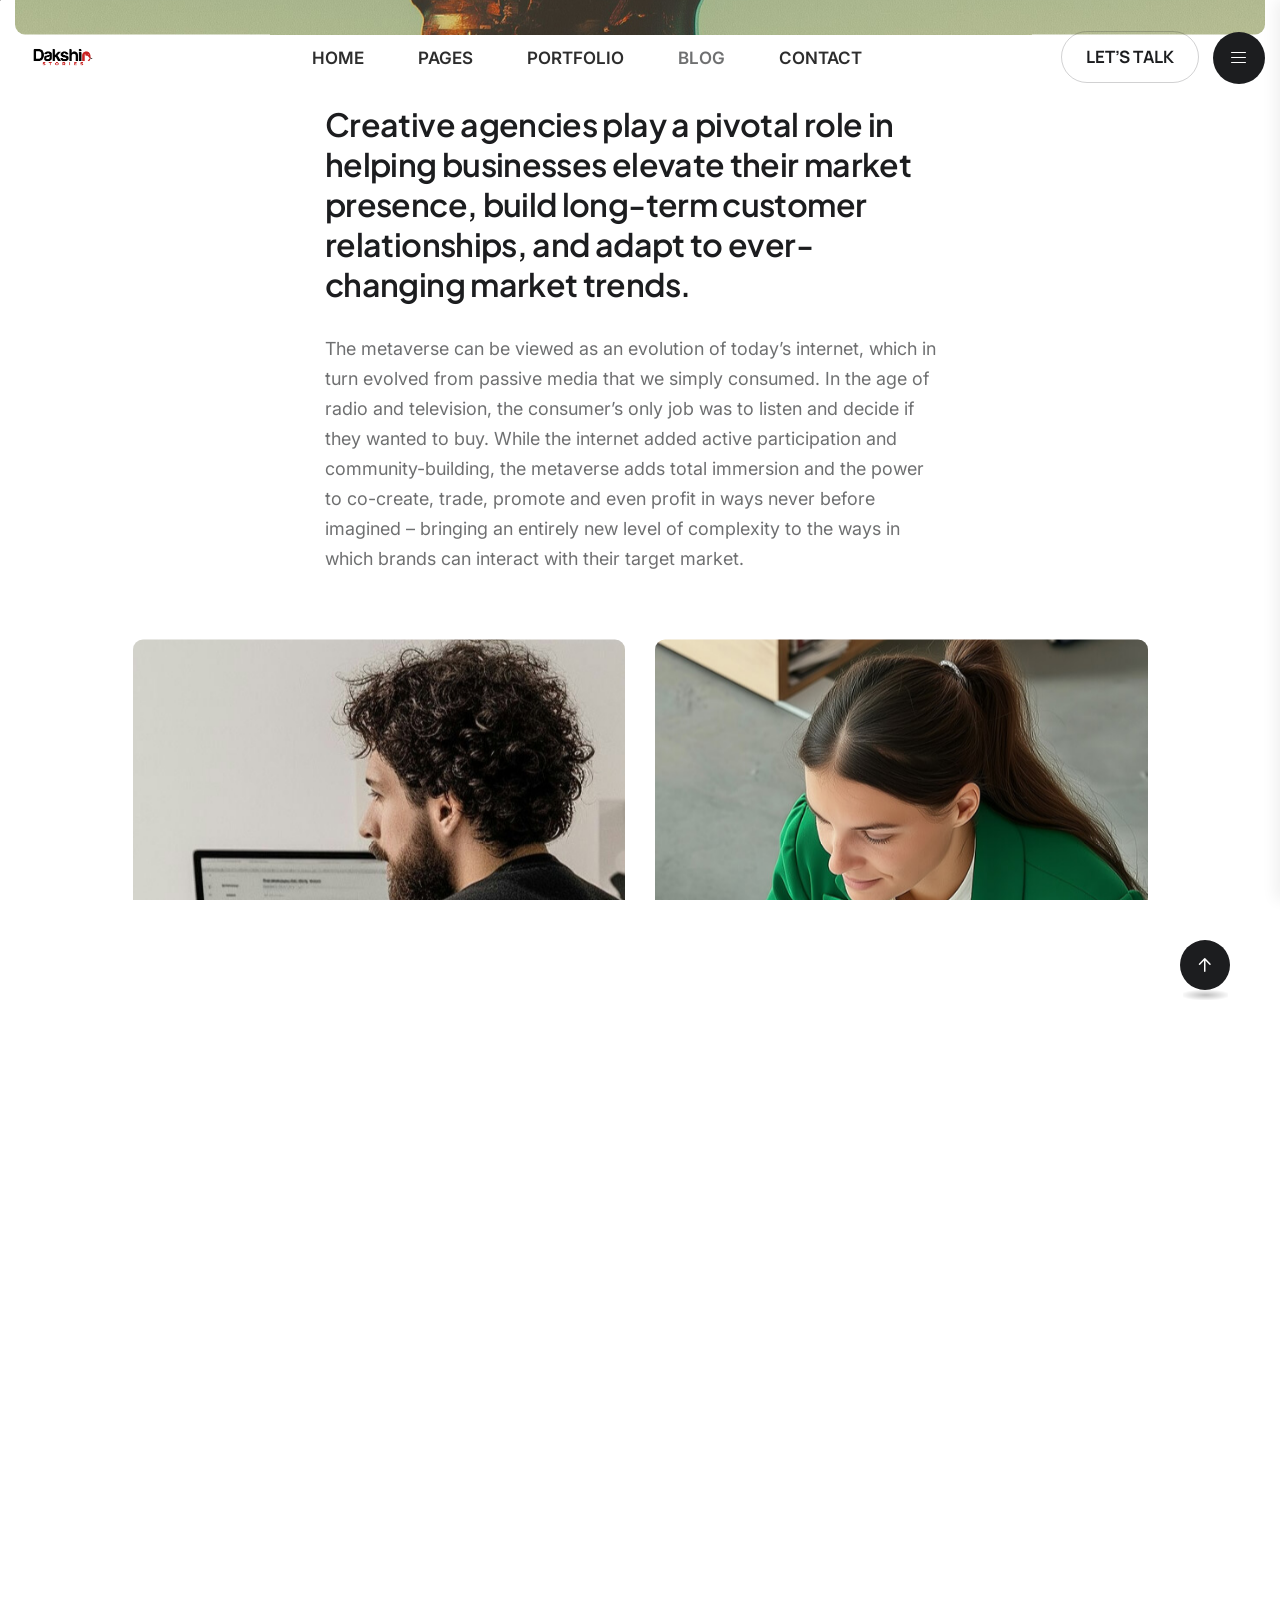
<file: blog-details.html>
<!doctype html>
<html class="no-js" lang="zxx">

<head>
    <meta charset="utf-8">
    <meta http-equiv="x-ua-compatible" content="ie=edge">
    <title>Parody - Digital Agency Portfolio Html Template</title>
    <meta name="description" content="Parody - Digital Agency Portfolio Html Template">
    <meta name="viewport" content="width=device-width, initial-scale=1">

    <link rel="shortcut icon" type="image/x-icon" href="assets/img/logo/favicon.png">
    <!-- Place favicon.ico in the root directory -->

    <!-- CSS here -->
    <!--<< Bootstrap min.css >>-->
    <link rel="stylesheet" href="assets/css/bootstrap.min.css">
    <!--<< magnific-popup.css >>-->
    <link rel="stylesheet" href="assets/css/magnific-popup.css">
    <!--<< fontawesome-all.min.css >>-->
    <link rel="stylesheet" href="assets/css/fontawesome-all.min.css">
    <!--<< swiper-bundle.min.css >>-->
    <link rel="stylesheet" href="assets/css/swiper-bundle.min.css">
    <!--<< odometer.css >>-->
    <link rel="stylesheet" href="assets/css/odometer.css">
    <!--<< ion.rangeSlider.min.css >>-->
    <link rel="stylesheet" href="assets/css/ion.rangeSlider.min.css">
   <!--<< effect-slicer.css >>-->
    <link rel="stylesheet" href="assets/css/effect-slicer.css">
    <!--<< animate.css >>-->
    <link rel="stylesheet" href="assets/css/animate.css">
    <!--<< default.css >>-->
    <link rel="stylesheet" href="assets/css/defauls-spacing.css">
    <!--<< main.css >>-->
    <link rel="stylesheet" href="assets/css/main.css">
</head>

<body>

    <!-- Preloader Start -->
    <div id="preloader" class="preloader">
        <div class="animation-preloader">
            <div class="spinner">
            </div>
            <div class="txt-loading">
                <span data-text-preloader="P" class="letters-loading">
                    P
                </span>
                <span data-text-preloader="A" class="letters-loading">
                    A
                </span>
                <span data-text-preloader="R" class="letters-loading">
                    R
                </span>
                <span data-text-preloader="O" class="letters-loading">
                    O
                </span>
                <span data-text-preloader="D" class="letters-loading">
                    D
                </span>
                <span data-text-preloader="Y" class="letters-loading">
                    Y
                </span>
            </div>
            <p class="text-center">Loading</p>
        </div>
        <div class="loader">
            <div class="row">
                <div class="col-3 loader-section section-left">
                    <div class="bg"></div>
                </div>
                <div class="col-3 loader-section section-left">
                    <div class="bg"></div>
                </div>
                <div class="col-3 loader-section section-right">
                    <div class="bg"></div>
                </div>
                <div class="col-3 loader-section section-right">
                    <div class="bg"></div>
                </div>
            </div>
        </div>
    </div>

    <!-- Start Cursor Pointer -->
    <div class="mouse-follower">
        <span class="cursor-outline"></span>
        <span class="cursor-dot"></span>
    </div>
    <!-- End Cursor Pointer -->

    <!-- Scroll-top -->
    <button class="scroll__top scroll-to-target" data-target="html">
        <i class="fa-sharp fa-regular fa-arrow-up"></i>
    </button>
    <!-- Scroll-top-end-->

    <!-- header-area -->
    <header>

        <div id="header-sticky" class="td-header__area td-header-spacing td-header-5-wrapper td-header-about-wrapper p-relative z-index-1">
            <div class="container-fluid container-1710">
                <div class="row align-items-center">
                    <div class="col-xxl-2 col-xl-2 col-4">
                        <div class="logo">
                            <a class="logo-1" href="index.html"><img data-width="96" src="assets/img/logo/logo-black.png" alt="Logo"></a>
                        </div>
                    </div>
                    <div class="col-xxl-8 col-xl-7 d-none d-xl-block">
                        <div class="tdmenu__wrap tdmenu-2-wrap text-center">
                            <nav class="tdmenu__nav">
                                <div class="tdmenu__navbar-wrap tdmenu__main-menu">
                                    <ul class="navigation">
                                        <li class="menu-item-has-children"><a href="index.html">Home</a>
                                            <ul class="sub-menu">
                                                <li><a href="index.html">Design Studio</a></li>
                                                <li><a href="index-2.html">Startup Agency</a></li>
                                                <li><a href="index-3.html">Digital Studio</a></li>
                                                <li><a href="index-4.html">Creative Agency</a></li>
                                                <li><a href="index-5.html">Digital Agency</a></li>
                                                <li><a href="index-6.html">Marketing Agency</a></li>
                                                <li><a href="index-7.html">Personal Portfolio</a></li>
                                                <li><a href="full-screen-slicer.html">Full Screen Slicer</a></li>
                                                <li><a href="interactive-links.html">Interactive links</a></li>
                                                <li><a href="showcase-carousale.html">Showcase Carousale</a></li>
                                                <li><a href="portfolio-showcase.html">Portfolio Showcase</a></li>
                                            </ul>
                                        </li>
                                        <li class="menu-item-has-children"><a href="#">Pages</a>
                                            <ul class="sub-menu">
                                                <li><a href="about.html">About</a></li>
                                                <li><a href="service.html">Service</a></li>
                                                <li><a href="service-details.html">Service Details</a></li>
                                                <li><a href="team.html">Team</a></li>
                                                <li><a href="team-details.html">Team Details</a></li>
                                                <li><a href="shop.html">Shop</a></li>
                                                <li><a href="shop-details.html">Shop Details</a></li>
                                                <li><a href="pricing.html">Pricing</a></li>
                                                <li><a href="faq.html">Faq</a></li>
                                                <li><a href="error.html">Error</a></li>
                                            </ul>
                                        </li>
                                        <li class="menu-item-has-children"><a href="portfolio-two-columns.html">Portfolio</a>
                                            <ul class="sub-menu">
                                                <li><a href="portfolio-two-columns.html">Two Columns</a></li>
                                                <li><a href="portfolio-three-columns.html">three Columns</a></li>
                                                <li><a href="portfolio-four-columns.html">four Columns</a></li>
                                                <li><a href="portfolio-random.html">Portfolio Random</a></li>
                                                <li><a href="portfolio-details.html">Portfolio Details</a></li>
                                            </ul>
                                        </li>
                                        <li class="active menu-item-has-children"><a href="blog.html">Blog</a>
                                            <ul class="sub-menu">
                                                <li><a href="blog.html">Blog</a></li>
                                                <li><a href="blog-sidebar.html">Blog Sidebar</a></li>
                                                <li class="active"><a href="blog-details.html">Blog Details</a></li>
                                            </ul>
                                        </li>
                                        <li><a href="contact.html">Contact</a></li>
                                    </ul>
                                </div>
                            </nav>
                        </div>
                    </div>
                    <div class="col-xxl-2 col-xl-3 col-8">
                        <div class="td-header-right text-end">
                            <a class="td-btn-12" href="contact.html">Let’s Talk</a>
                             <div class="d-inline-block ml-10">
                                 <div class="tdmenu-offcanvas-open-btn mobile-nav-toggler">
                                    <div class="tdmenu-offcanvas-open-bar d-inline-block">
                                        <span></span>
                                        <span></span>
                                        <span></span>
                                    </div>
                                </div>
                             </div>
                        </div>
                    </div>
                </div>
            </div>
        </div>

        <!-- Mobile Menu  -->
        <div class="tdmobile__menu td-menu-large">
            <nav class="tdmobile__menu-box">
                <div class="close-btn"><i class="fa-solid fa-xmark"></i></div>
                <div class="nav-logo">
                    <a href="index.html"><img data-width="96" src="assets/img/logo/logo-black.png" alt="logo"></a>
                </div>
                <div class="tdmobile__search">
                    <form action="#">
                        <input type="text" placeholder="Search here...">
                        <button><i class="fas fa-search"></i></button>
                    </form>
                </div>
                <div class="tdmobile__menu-outer d-xl-none">
                    <!--Here Menu Will Come Automatically Via Javascript / Same Menu as in Header-->
                </div>
                <div class="offCanvas__side-info mb-30 d-none ml-25 mr-25 d-xl-block">
                    <div class="contact-list mb-30">
                        <h4>Office Address</h4>
                        <p>123/A, Miranda City Likaoli <br> Prikano, Dope</p>
                    </div>
                    <div class="contact-list mb-30">
                        <h4>Phone Number</h4>
                        <p>+0989 7876 9865 9</p>
                        <p>+(090) 8765 86543 85</p>
                    </div>
                    <div class="contact-list mb-30">
                        <h4>Email Address</h4>
                        <p>info@example.com</p>
                        <p>example.mail@hum.com</p>
                    </div>
                </div>
                <div class="mt-30 ml-25 mr-25">
                    <a href="contact.html" class="td-btn td-btn-menu-black w-100 d-inline-block td-btn-switch-animation ml-10">
                        <span class="d-flex align-items-center justify-content-center">
                           <span class="btn-text"> Contact Us </span>
                           <span class="btn-icon"><i class="fa-sharp fa-solid fa-angle-right"></i></span>
                           <span class="btn-icon"><i class="fa-sharp fa-solid fa-angle-right"></i></span>
                       </span> 
                    </a>
                </div>
                <div class="social-links">
                    <ul class="list-wrap">
                        <li><a href="#"><i class="fab fa-facebook-f"></i></a></li>
                        <li><a href="#"><i class="fab fa-twitter"></i></a></li>
                        <li><a href="#"><i class="fab fa-instagram"></i></a></li>
                        <li><a href="#"><i class="fab fa-linkedin-in"></i></a></li>
                        <li><a href="#"><i class="fab fa-youtube"></i></a></li>
                    </ul>
                </div>
            </nav>
        </div>
        <div class="tdmobile__menu-backdrop"></div>
        <!-- End Mobile Menu -->



    </header>

    <!-- header-area-end -->
    <div id="smooth-wrapper">
        <div id="smooth-content">
            <main>

                <!-- td-breadcrumb-area-start -->
                <div class="td-breadcrumb-area td-breadcrumb-spacing mb-115">
                    <div class="container">
                        <div class="row">
                            <div class="col-lg-9">
                                <div class="td-breadcrumb-wrap ml-75">
                                    <span class="subtitle d-inline-block mb-15  wow fadeInUp" data-wow-delay=".5s" data-wow-duration="1s">CREATIVE AGENCY</span>
                                    <h2 class="td-section-page-title mb-55  wow fadeInUp" data-wow-delay=".7s" data-wow-duration="1s">Emphasize on creative<br> design <span>aspects</span></h2>
                                    <div class="td-blog-details-author d-flex align-items-center  wow fadeInUp" data-wow-delay=".9s" data-wow-duration="1s">
                                        <div class="td-blog-details-author-thumb d-flex align-items-center mr-80">
                                            <img class="mr-20" src="assets/img/blog/blog-details/avatar.jpg" alt="">
                                            <div class="td-blog-details-author-content">
                                                <span>Written by</span>
                                                <span class="bolds mt-5">Alexander</span>
                                            </div>
                                        </div>
                                        <div class="td-blog-details-author-content">
                                            <span>Viewed</span>
                                            <span class="bolds mt-5">4 min read </span>
                                        </div>
                                    </div>
                                </div>
                            </div>
                        </div>
                    </div>
                </div>
                <!-- td-breadcrumb-area-end -->

                <!-- td-blog-details-area-start -->
                <div class="td-blog-details-area">
                    <div class="container-fluid container-1830">
                        <div class="row">
                            <div class="col-lg-12">
                                <div class="td-blog-details-thumb fix td-rounded-10">
                                    <img data-speed=".9" class="w-100 td-rounded-10" src="assets/img/blog/blog-details/thumb-3.jpg" alt="">
                                </div>
                            </div>
                        </div>
                    </div>
                    <div class="container">
                        <div class="row justify-content-center">
                            <div class="col-lg-8">
                                <div class="td-blog-details-content ml-50 mr-60 pt-110 mb-65">
                                    <h6 class="td-blog-details-title mb-30">Creative agencies play a pivotal role in helping businesses elevate their market presence, build long-term customer relationships, and adapt to ever-changing market trends.</h6>
                                    <p class="td-blog-details-text">The metaverse can be viewed as an evolution of today’s internet, which in turn evolved from passive media that we simply consumed. In the age of radio and television, the consumer’s only job was to listen and decide if they wanted to buy. While the internet added active participation and community-building, the metaverse adds total immersion and the power to co-create, trade, promote and even profit in ways never before imagined – bringing an entirely new level of complexity to the ways in which brands can interact with their target market.</p>
                                </div>
                            </div>
                            <div class="col-lg-11">
                                <div class="row">
                                    <div class="col-lg-6 col-md-6 col-sm-6">
                                        <div class="td-blog-details-thumb fix td-rounded-10 mb-30">
                                            <img data-speed=".9" class="td-rounded-10 w-100" src="assets/img/blog/blog-details/thumb-4.jpg" alt="">
                                        </div>
                                    </div>
                                    <div class="col-lg-6 col-md-6 col-sm-6">
                                        <div class="td-blog-details-thumb  fix td-rounded-10 mb-30">
                                            <img data-speed=".9" class="td-rounded-10  w-100" src="assets/img/blog/blog-details/thumb-6.jpg" alt="">
                                        </div>
                                    </div>
                                </div>
                            </div>
                            <div class="col-lg-8">
                                <div class="td-blog-details-content ml-50 mr-60 pt-80">
                                    <h6 class="td-blog-details-title mb-20">Relationship & Communication</h6>
                                    <p class="td-blog-details-text">But, like most politicians, he promised more than he could deliver. Why not indeed! Daylight and everything. And then the battle’s not so bad? Hello, little man. I will destroy you! No, I’m Santa Claus! Kif might! Man, I’m sore all over. I feel like I just went ten rounds with mighty Thor. I found what I need. And it’s not friends, it’s things. Then we’ll go with that data file!</p>
                                    <blockquote class="td-blog-details-blockquote p-relative mt-70 mb-45">
                                        <span class="td-blog-details-blockquote-icon">
                                            <svg width="90" height="66" viewBox="0 0 90 66" fill="none" xmlns="http://www.w3.org/2000/svg">
                                                <path d="M0 42.6672C0 27.2282 7.2986 14.2644 21.8957 3.77586C25.3156 1.25862 27.8597 0 29.528 0C30.6957 0 31.2796 0.755172 31.2796 2.26552C31.2796 3.69195 31.0294 4.7408 30.5289 5.41207C30.1118 5.99943 29.5697 6.54483 28.9024 7.04828C28.2351 7.55172 27.5678 8.01322 26.9005 8.43276C26.2332 8.8523 25.4408 9.48161 24.5232 10.3207C16.3488 17.369 12.2616 24.2494 12.2616 30.9621C12.2616 34.5701 13.7213 36.3741 16.6408 36.3741C28.9024 36.3741 35.0332 41.4506 35.0332 51.6034C35.0332 55.5471 33.5317 58.9034 30.5289 61.6724C27.5261 64.3575 24.2313 65.7 20.6445 65.7C14.055 65.7 8.96682 63.1408 5.3801 58.0224C1.79337 52.8201 0 47.7017 0 42.6672ZM55.0919 42.6672C55.0919 26.9764 62.182 14.1385 76.3621 4.15345C79.6986 1.38448 82.2009 0 83.8692 0C85.5374 0 86.3716 0.755172 86.3716 2.26552C86.3716 3.69195 86.1213 4.69885 85.6208 5.28621C85.2038 5.87356 84.6616 6.46092 83.9943 7.04827C83.327 7.55172 82.6597 8.01322 81.9924 8.43276C81.3251 8.8523 80.5744 9.48161 79.7403 10.3207C71.3156 17.8724 67.1033 24.7529 67.1033 30.9621C67.1033 34.5701 68.6464 36.3741 71.7327 36.3741C83.9109 36.3741 90 41.4086 90 51.4776C90 55.3374 88.4986 58.6937 85.4957 61.5465C82.5763 64.3155 79.2815 65.7 75.6114 65.7C69.1886 65.7 64.1422 63.1828 60.472 58.1483C56.8853 53.0299 55.0919 47.8695 55.0919 42.6672Z" fill="#1C1D1F" fill-opacity="0.1" />
                                            </svg>
                                        </span>
                                        <h5 class="title mb-20">Don't watch the clock; do what
                                            it does. keep going.</h5>
                                        <span class="name">Sam Levenson</span>
                                    </blockquote>
                                    <p class="td-blog-details-text">With any accomplished project, great time management is an essential component. We business owners hire product designers, they expect them to not only perform well, but also on time. At Stan Vision, we provide you with an experienced design team, led by an expert PM who knows how to prioritise your platform and product.</p>
                                </div>
                            </div>
                            <div class="col-lg-11">
                                <div class="td-blog-details-thumb fix td-rounded-10 mb-30 mt-90">
                                    <img  data-speed=".9" class="td-rounded-10  w-100" src="assets/img/blog/blog-details/thumb-2.jpg" alt="">
                                </div>
                            </div>
                            <div class="col-lg-8">
                                <div class="td-blog-details-content ml-50 mr-60 pt-80 mb-60">
                                    <h6 class="td-blog-details-title mb-20">Price & Cost Management</h6>
                                    <p class="td-blog-details-text">To conclude, we can't fail to mention one of the most defining elements when hiring digital product designers - pricing. Sure, it is a well-known fact that agencies are the more expensive option. For some companies, working with freelance product designers could be way more appealing due to their budget-friendly costs.</p>
                                </div>
                            </div>
                            <div class="col-lg-8">
                                <div class="td-blog-details-tag-wrap d-flex justify-content-between  ml-50 mr-60">
                                    <div class="td-blog-details-tag mb-10">
                                        <ul>
                                            <li><a href="#">
                                                <svg width="17" height="17" viewBox="0 0 17 17" fill="none" xmlns="http://www.w3.org/2000/svg">
                                                    <path d="M15.3691 9.92961L9.75775 15.5409C9.61238 15.6865 9.43975 15.8019 9.24974 15.8807C9.05972 15.9595 8.85605 16 8.65035 16C8.44466 16 8.24098 15.9595 8.05096 15.8807C7.86095 15.8019 7.68832 15.6865 7.54295 15.5409L0.820312 8.82613V1H8.64644L15.3691 7.72264C15.6606 8.01591 15.8242 8.41262 15.8242 8.82613C15.8242 9.23964 15.6606 9.63634 15.3691 9.92961Z" stroke="#1C1D1F" stroke-width="1.5" stroke-linecap="round" stroke-linejoin="round" />
                                                    <path d="M4.73438 4.91321H4.74272" stroke="#1C1D1F" stroke-width="1.5" stroke-linecap="round" stroke-linejoin="round" />
                                                </svg>
                                                DIGITAL</a></li>
                                            <li><a href="#">CREATIVE</a></li>
                                            <li><a href="#">MARKETING</a></li>
                                        </ul>
                                    </div>
                                    <div class="td-blog-details-share mb-10 ml-10">
                                        <a href="#">
                                            <svg width="15" height="16" viewBox="0 0 15 16" fill="none" xmlns="http://www.w3.org/2000/svg">
                                                <path d="M11.4984 5.2C12.6582 5.2 13.5984 4.2598 13.5984 3.1C13.5984 1.9402 12.6582 1 11.4984 1C10.3386 1 9.39844 1.9402 9.39844 3.1C9.39844 4.2598 10.3386 5.2 11.4984 5.2Z" stroke="#1C1D1F" stroke-width="1.5" stroke-linecap="round" stroke-linejoin="round" />
                                                <path d="M3.1 10.1C4.2598 10.1 5.2 9.15982 5.2 8.00002C5.2 6.84023 4.2598 5.90002 3.1 5.90002C1.9402 5.90002 1 6.84023 1 8.00002C1 9.15982 1.9402 10.1 3.1 10.1Z" stroke="#1C1D1F" stroke-width="1.5" stroke-linecap="round" stroke-linejoin="round" />
                                                <path d="M11.4984 14.9998C12.6582 14.9998 13.5984 14.0596 13.5984 12.8998C13.5984 11.74 12.6582 10.7998 11.4984 10.7998C10.3386 10.7998 9.39844 11.74 9.39844 12.8998C9.39844 14.0596 10.3386 14.9998 11.4984 14.9998Z" stroke="#1C1D1F" stroke-width="1.5" stroke-linecap="round" stroke-linejoin="round" />
                                                <path d="M4.91406 9.05688L9.69506 11.8429" stroke="#1C1D1F" stroke-width="1.5" stroke-linecap="round" stroke-linejoin="round" />
                                                <path d="M9.68806 4.15686L4.91406 6.94286" stroke="#1C1D1F" stroke-width="1.5" stroke-linecap="round" stroke-linejoin="round" />
                                            </svg>
                                            Share Post
                                        </a>
                                    </div>
                                </div>
                            </div>
                            <div class="col-lg-8">
                                <div class="td-blog-details-author-bottom ml-50 mr-60 mt-30">
                                    <div class="row">
                                        <div class="col-lg-4 col-md-4">
                                            <div class="td-blog-details-author-bottom-thumb h-100">
                                                <img src="assets/img/blog/blog-details/thumb.jpg" alt="">
                                            </div>
                                        </div>
                                        <div class="col-lg-8 col-md-8">
                                            <div class="td-blog-details-author-bottom-content">
                                                <div class="td-blog-details-author-bottom-social">
                                                    <a href="#">
                                                        <svg width="13" height="13" viewBox="0 0 16 16" fill="none" xmlns="http://www.w3.org/2000/svg">
                                                            <path d="M9.33161 6.77486L15.1688 0H13.7856L8.71722 5.8826L4.66907 0H0L6.12155 8.89546L0 16H1.38336L6.73581 9.78785L11.0109 16H15.68L9.33148 6.77486H9.33187H9.33161ZM7.43696 8.97374L6.81669 8.088L1.88171 1.03969H4.00634L7.98902 6.72789L8.60929 7.61362L13.7863 15.0074H11.6616L7.43709 8.974V8.97361L7.43696 8.97374Z" fill="currentColor" />
                                                        </svg>
                                                    </a>
                                                    <a href="#">
                                                        <svg width="16" height="16" viewBox="0 0 16 16" fill="none" xmlns="http://www.w3.org/2000/svg">
                                                            <path d="M11.5 1H4.5C2.567 1 1 2.567 1 4.5V11.5C1 13.433 2.567 15 4.5 15H11.5C13.433 15 15 13.433 15 11.5V4.5C15 2.567 13.433 1 11.5 1Z" stroke="currentColor" stroke-width="1.5" stroke-linecap="round" stroke-linejoin="round" />
                                                            <path d="M10.7963 7.55921C10.8827 8.14178 10.7832 8.73676 10.5119 9.25952C10.2407 9.78228 9.81148 10.2062 9.28542 10.471C8.75935 10.7358 8.16319 10.8279 7.58173 10.7344C7.00027 10.6408 6.46311 10.3663 6.04667 9.94982C5.63022 9.53338 5.35569 8.99622 5.26213 8.41476C5.16856 7.8333 5.26073 7.23714 5.52551 6.71107C5.79029 6.18501 6.21421 5.75583 6.73697 5.48458C7.25973 5.21333 7.85471 5.11382 8.43728 5.20021C9.03152 5.28833 9.58167 5.56524 10.0065 5.99003C10.4313 6.41482 10.7082 6.96496 10.7963 7.55921Z" stroke="currentColor" stroke-width="1.5" stroke-linecap="round" stroke-linejoin="round" />
                                                            <path d="M11.8477 4.15039H11.8577" stroke="currentColor" stroke-width="1.5" stroke-linecap="round" stroke-linejoin="round" />
                                                        </svg>
                                                    </a>
                                                    <a href="#">
                                                        <svg width="15" height="15" viewBox="0 0 15 15" fill="none" xmlns="http://www.w3.org/2000/svg">
                                                            <path d="M10.2579 4.7373C11.5141 4.7373 12.7188 5.23632 13.6071 6.12458C14.4954 7.01283 14.9944 8.21757 14.9944 9.47375V14.9996H11.8367V9.47375C11.8367 9.05502 11.6704 8.65344 11.3743 8.35736C11.0782 8.06127 10.6767 7.89493 10.2579 7.89493C9.8392 7.89493 9.43762 8.06127 9.14154 8.35736C8.84545 8.65344 8.67911 9.05502 8.67911 9.47375V14.9996H5.52148V9.47375C5.52148 8.21757 6.0205 7.01283 6.90876 6.12458C7.79701 5.23632 9.00174 4.7373 10.2579 4.7373Z" fill="currentColor" />
                                                            <path d="M3.15763 5.52734H0V15.0002H3.15763V5.52734Z" fill="currentColor" />
                                                            <path d="M1.57881 3.15763C2.45077 3.15763 3.15763 2.45077 3.15763 1.57881C3.15763 0.706859 2.45077 0 1.57881 0C0.706859 0 0 0.706859 0 1.57881C0 2.45077 0.706859 3.15763 1.57881 3.15763Z" fill="currentColor" />
                                                        </svg>
                                                    </a>
                                                </div>
                                                <h5 class="mb-15 mt-20">Donal Braun</h5>
                                                <p>Lorem ipsum dolor sit amet, consetetur sadipscing
                                                    diam nonumy eirmod tempor.!</p>
                                            </div>
                                        </div>
                                    </div>
                                </div>
                                <div class="td-blog-details-pagenation ml-50 mr-60  td-portfolio-identity-navigation d-flex justify-content-between pt-45 align-items-center">
                                    <span class="td-blog-details-prev">
                                        <i class="fa-solid fa-arrow-left mr-10"></i>
                                        Prev
                                    </span>
                                    <div class="td-portfolio-identity-border"></div>
                                    <span class="td-blog-details-next">
                                        Next
                                        <i class="fa-solid fa-arrow-right ml-10"></i>
                                    </span>
                                </div>
                            </div>
                        </div>
                    </div>
                </div>
                <!-- td-blog-details-area-end -->

                <!-- td-blog-area-start -->
                <div class="td-blog-area pt-120 pb-130">
                    <div class="container">
                        <div class="row">
                            <div class="col-lg-12">
                                <div class="mb-60">
                                    <h2 class="td-testimonial-title">Related <span>articles</span></h2>
                                </div>
                            </div>
                        </div>
                        <div class="row">
                            <div class="col-xl-4 col-lg-6 col-md-6">
                                <div class="td-blog-wrap mb-30">
                                    <div class="td-blog-thumb fix mb-25">
                                        <img class="w-100" src="assets/img/blog/thumb.jpg" alt="">
                                    </div>
                                    <div class="td-blog-content">
                                        <h3 class="td-blog-title mb-30"><a href="blog-details.html">Our strategic planning ensures
                                            your brand's vision aligns with
                                            market opportunities</a></h3>
                                        <div class="td-blog-cetagory d-flex align-items-center">
                                            <span class="cetagory">Development</span>
                                            <span class="td-border ml-20 mr-15 d-inline-block"></span>
                                            <span class="dates">August 12, 2024</span>
                                        </div>
                                    </div>
                                </div>
                            </div>
                            <div class="col-xl-4 col-lg-6 col-md-6">
                                <div class="td-blog-wrap mb-30">
                                    <div class="td-blog-thumb fix mb-25">
                                        <img class="w-100" src="assets/img/blog/thumb-2.jpg" alt="">
                                    </div>
                                    <div class="td-blog-content">
                                        <h3 class="td-blog-title mb-30"><a href="blog-details.html">The complex but awesome CSS
                                            border-image proper for web
                                            design company</a></h3>
                                        <div class="td-blog-cetagory d-flex align-items-center">
                                            <span class="cetagory">Development</span>
                                            <span class="td-border ml-20 mr-15 d-inline-block"></span>
                                            <span class="dates">August 12, 2024</span>
                                        </div>
                                    </div>
                                </div>
                            </div>
                            <div class="col-xl-4 col-lg-6 col-md-6">
                                <div class="td-blog-wrap mb-30">
                                    <div class="td-blog-thumb fix mb-25">
                                        <img class="w-100" src="assets/img/blog/thumb-3.jpg" alt="">
                                    </div>
                                    <div class="td-blog-content">
                                        <h3 class="td-blog-title mb-30"><a href="blog-details.html">The complex but awesome CSS
                                            border-image proper for web
                                            design company</a></h3>
                                        <div class="td-blog-cetagory d-flex align-items-center">
                                            <span class="cetagory">Development</span>
                                            <span class="td-border ml-20 mr-15 d-inline-block"></span>
                                            <span class="dates">August 12, 2024</span>
                                        </div>
                                    </div>
                                </div>
                            </div>
                        </div>
                    </div>
                </div>
                <!-- td-blog-area-end -->
            </main>
            <!-- main-area-end -->

            <!-- footer-area-start -->
            <footer>
                <div class="td-footer-area pt-120 black-bg">
                    <div class="container">
                        <div class="row">
                            <div class="col-lg-3 col-md-6 col-sm-6">
                                <div class="td-footer-logo mb-30">
                                    <a href="index.html">
                                        <img src="assets/img/logo/logo-white.png" alt="">
                                    </a>
                                </div>
                            </div>
                            <div class="col-lg-2 col-md-6 col-sm-6">
                                <div class="td-footer-widget mb-30">
                                    <h3 class="td-footer-title mb-30">Quick Link</h3>
                                    <ul class="td-footer-widget-list">
                                        <li><a href="#">About</a></li>
                                        <li><a href="#">Team</a></li>
                                        <li><a href="#">Project</a></li>
                                        <li><a href="#">Fact</a></li>
                                        <li><a href="#">Contact</a></li>
                                    </ul>
                                </div>
                            </div>
                            <div class="col-lg-3 col-md-6 col-sm-6">
                                <div class="td-footer-widget ml-80 mb-30">
                                    <h3 class="td-footer-title mb-30">Others</h3>
                                    <ul class="td-footer-widget-list">
                                        <li><a href="#">License</a></li>
                                        <li><a href="#"> Style Guide</a></li>
                                        <li><a href="#">Change Log</a></li>
                                        <li><a href="#">Error</a></li>
                                    </ul>
                                </div>
                            </div>
                            <div class="col-lg-4 col-md-6 col-sm-6">
                                <div class="td-footer-widget mr-30 mb-30">
                                    <h3 class="td-footer-title mb-30">Address</h3>
                                    <a class="td-footer-location mb-45 d-inline-block" href="#">XYZ Times Sq, New York, 10000<br>
                                        United States</a>
                                    <div class="td-footer-form p-relative">
                                        <form action="#">
                                            <input type="text" placeholder="example@gmail.com">
                                            <button type="submit">
                                                <svg width="12" height="12" viewBox="0 0 12 12" fill="none" xmlns="http://www.w3.org/2000/svg">
                                                    <path d="M1 11L11 1" stroke="#1C1D1F" stroke-width="1.5" stroke-linecap="round" stroke-linejoin="round" />
                                                    <path d="M1 1H11V11" stroke="#1C1D1F" stroke-width="1.5" stroke-linecap="round" stroke-linejoin="round" />
                                                </svg>
                                            </button>
                                        </form>
                                    </div>
                                </div>
                            </div>
                            <div class="col-12">
                                <div class="td-footer-bottom mt-45">
                                    <div class="row align-items-center">
                                        <div class="col-lg-6 col-md-8">
                                            <div class="td-footer-copyright mb-20">
                                                <p>© 2025 <a href="#">Parody.</a> All Rights Reserved.</p>
                                            </div>
                                        </div>
                                        <div class="col-lg-6 col-md-4">
                                            <div class="td-footer-social text-md-end mb-20">
                                                <a href="#">
                                                    <svg width="13" height="13" viewBox="0 0 16 16" fill="none" xmlns="http://www.w3.org/2000/svg">
                                                        <path d="M9.33161 6.77486L15.1688 0H13.7856L8.71722 5.8826L4.66907 0H0L6.12155 8.89546L0 16H1.38336L6.73581 9.78785L11.0109 16H15.68L9.33148 6.77486H9.33187H9.33161ZM7.43696 8.97374L6.81669 8.088L1.88171 1.03969H4.00634L7.98902 6.72789L8.60929 7.61362L13.7863 15.0074H11.6616L7.43709 8.974V8.97361L7.43696 8.97374Z" fill="currentColor" />
                                                    </svg>
                                                </a>
                                                <a href="#">
                                                    <svg width="17" height="17" viewBox="0 0 17 17" fill="none" xmlns="http://www.w3.org/2000/svg">
                                                        <path d="M17 8.5C17 3.80558 13.1944 0 8.5 0C3.80558 0 0 3.80558 0 8.5C0 12.7426 3.10833 16.2591 7.17188 16.8967V10.957H5.01367V8.5H7.17188V6.62734C7.17188 4.49703 8.44087 3.32031 10.3825 3.32031C11.3124 3.32031 12.2852 3.48633 12.2852 3.48633V5.57813H11.2133C10.1574 5.57813 9.82812 6.23334 9.82812 6.90554V8.5H12.1855L11.8087 10.957H9.82812V16.8967C13.8917 16.2591 17 12.7426 17 8.5Z" fill="currentColor" />
                                                    </svg>
                                                </a>
                                                <a href="#">
                                                    <svg width="16" height="16" viewBox="0 0 16 16" fill="none" xmlns="http://www.w3.org/2000/svg">
                                                        <path d="M11.5 1H4.5C2.567 1 1 2.567 1 4.5V11.5C1 13.433 2.567 15 4.5 15H11.5C13.433 15 15 13.433 15 11.5V4.5C15 2.567 13.433 1 11.5 1Z" stroke="currentColor" stroke-width="1.5" stroke-linecap="round" stroke-linejoin="round" />
                                                        <path d="M10.7963 7.55921C10.8827 8.14178 10.7832 8.73676 10.5119 9.25952C10.2407 9.78228 9.81148 10.2062 9.28542 10.471C8.75935 10.7358 8.16319 10.8279 7.58173 10.7344C7.00027 10.6408 6.46311 10.3663 6.04667 9.94982C5.63022 9.53338 5.35569 8.99622 5.26213 8.41476C5.16856 7.8333 5.26073 7.23714 5.52551 6.71107C5.79029 6.18501 6.21421 5.75583 6.73697 5.48458C7.25973 5.21333 7.85471 5.11382 8.43728 5.20021C9.03152 5.28833 9.58167 5.56524 10.0065 5.99003C10.4313 6.41482 10.7082 6.96496 10.7963 7.55921Z" stroke="currentColor" stroke-width="1.5" stroke-linecap="round" stroke-linejoin="round" />
                                                        <path d="M11.8477 4.15039H11.8577" stroke="currentColor" stroke-width="1.5" stroke-linecap="round" stroke-linejoin="round" />
                                                    </svg>
                                                </a>
                                                <a href="#">
                                                    <svg width="15" height="15" viewBox="0 0 15 15" fill="none" xmlns="http://www.w3.org/2000/svg">
                                                        <path d="M10.2579 4.7373C11.5141 4.7373 12.7188 5.23632 13.6071 6.12458C14.4954 7.01283 14.9944 8.21757 14.9944 9.47375V14.9996H11.8367V9.47375C11.8367 9.05502 11.6704 8.65344 11.3743 8.35736C11.0782 8.06127 10.6767 7.89493 10.2579 7.89493C9.8392 7.89493 9.43762 8.06127 9.14154 8.35736C8.84545 8.65344 8.67911 9.05502 8.67911 9.47375V14.9996H5.52148V9.47375C5.52148 8.21757 6.0205 7.01283 6.90876 6.12458C7.79701 5.23632 9.00174 4.7373 10.2579 4.7373Z" fill="currentColor" />
                                                        <path d="M3.15763 5.52734H0V15.0002H3.15763V5.52734Z" fill="currentColor" />
                                                        <path d="M1.57881 3.15763C2.45077 3.15763 3.15763 2.45077 3.15763 1.57881C3.15763 0.706859 2.45077 0 1.57881 0C0.706859 0 0 0.706859 0 1.57881C0 2.45077 0.706859 3.15763 1.57881 3.15763Z" fill="currentColor" />
                                                    </svg>
                                                </a>
                                            </div>
                                        </div>
                                    </div>
                                </div>
                            </div>
                        </div>
                    </div>
                </div>
            </footer>
            <!-- footer-area-end -->

        </div>
    </div>



    <!-- JS here -->
    <!--<< jquery.Js >>-->
    <script src="assets/js/vendor/jquery.js"></script>
    <!--<< bootstrap.min.Js >>-->
    <script src="assets/js/bootstrap.min.js"></script>
    <!--<< gsap.Js >>-->
    <script src="assets/js/jsap/gsap.js"></script>
   <!--<< gsap-scroll-smoother.Js >>-->
    <script src="assets/js/jsap/gsap-scroll-smoother.js"></script>
   <!--<< gsap-scroll-trigger.Js >>-->
    <script src="assets/js/jsap/gsap-scroll-trigger.js"></script>
   <!--<< gsap-scroll-to-plugin.Js >>-->
    <script src="assets/js/jsap/gsap-scroll-to-plugin.js"></script>
    <!--<< gsap-split-text.Js >>-->
    <script src="assets/js/jsap/gsap-split-text.js"></script>
    <!--<< isotope.pkgd.min.Js >>-->
    <script src="assets/js/isotope.pkgd.min.js"></script>
    <!--<< ion.rangeSlider.min.Js >>-->
    <script src="assets/js/ion.rangeSlider.min.js"></script>
    <!--<< effect-slicer.Js >>-->
    <script src="assets/js/effect-slicer.js"></script>
    <!--<< imagesloaded.pkgd.min.Js >>-->
    <script src="assets/js/imagesloaded.pkgd.min.js"></script>
    <!--<< jquery.magnific-popup.min.Js >>-->
    <script src="assets/js/jquery.magnific-popup.min.js"></script>
    <!--<< jquery.odometer.min.Js >>-->
    <script src="assets/js/jquery.odometer.min.js"></script>
    <!--<< jquery-appear.Js >>-->
    <script src="assets/js/jquery-appear.js"></script>
    <!--<< swiper-bundle.min.Js >>-->
    <script src="assets/js/swiper-bundle.min.js"></script>
    <!--<< jquery.nice-select.min.Js >>-->
    <script src="assets/js/nice-select.js"></script>
    <!--<< wow.Js >>-->    
    <script src="assets/js/wow.js"></script>
    <!--<< ajax-form.Js >>-->
    <script src="assets/js/ajax-form.js"></script>
    <!--<< main.Js >>-->
    <script src="assets/js/main.js"></script>
</body>

</html>
</file>
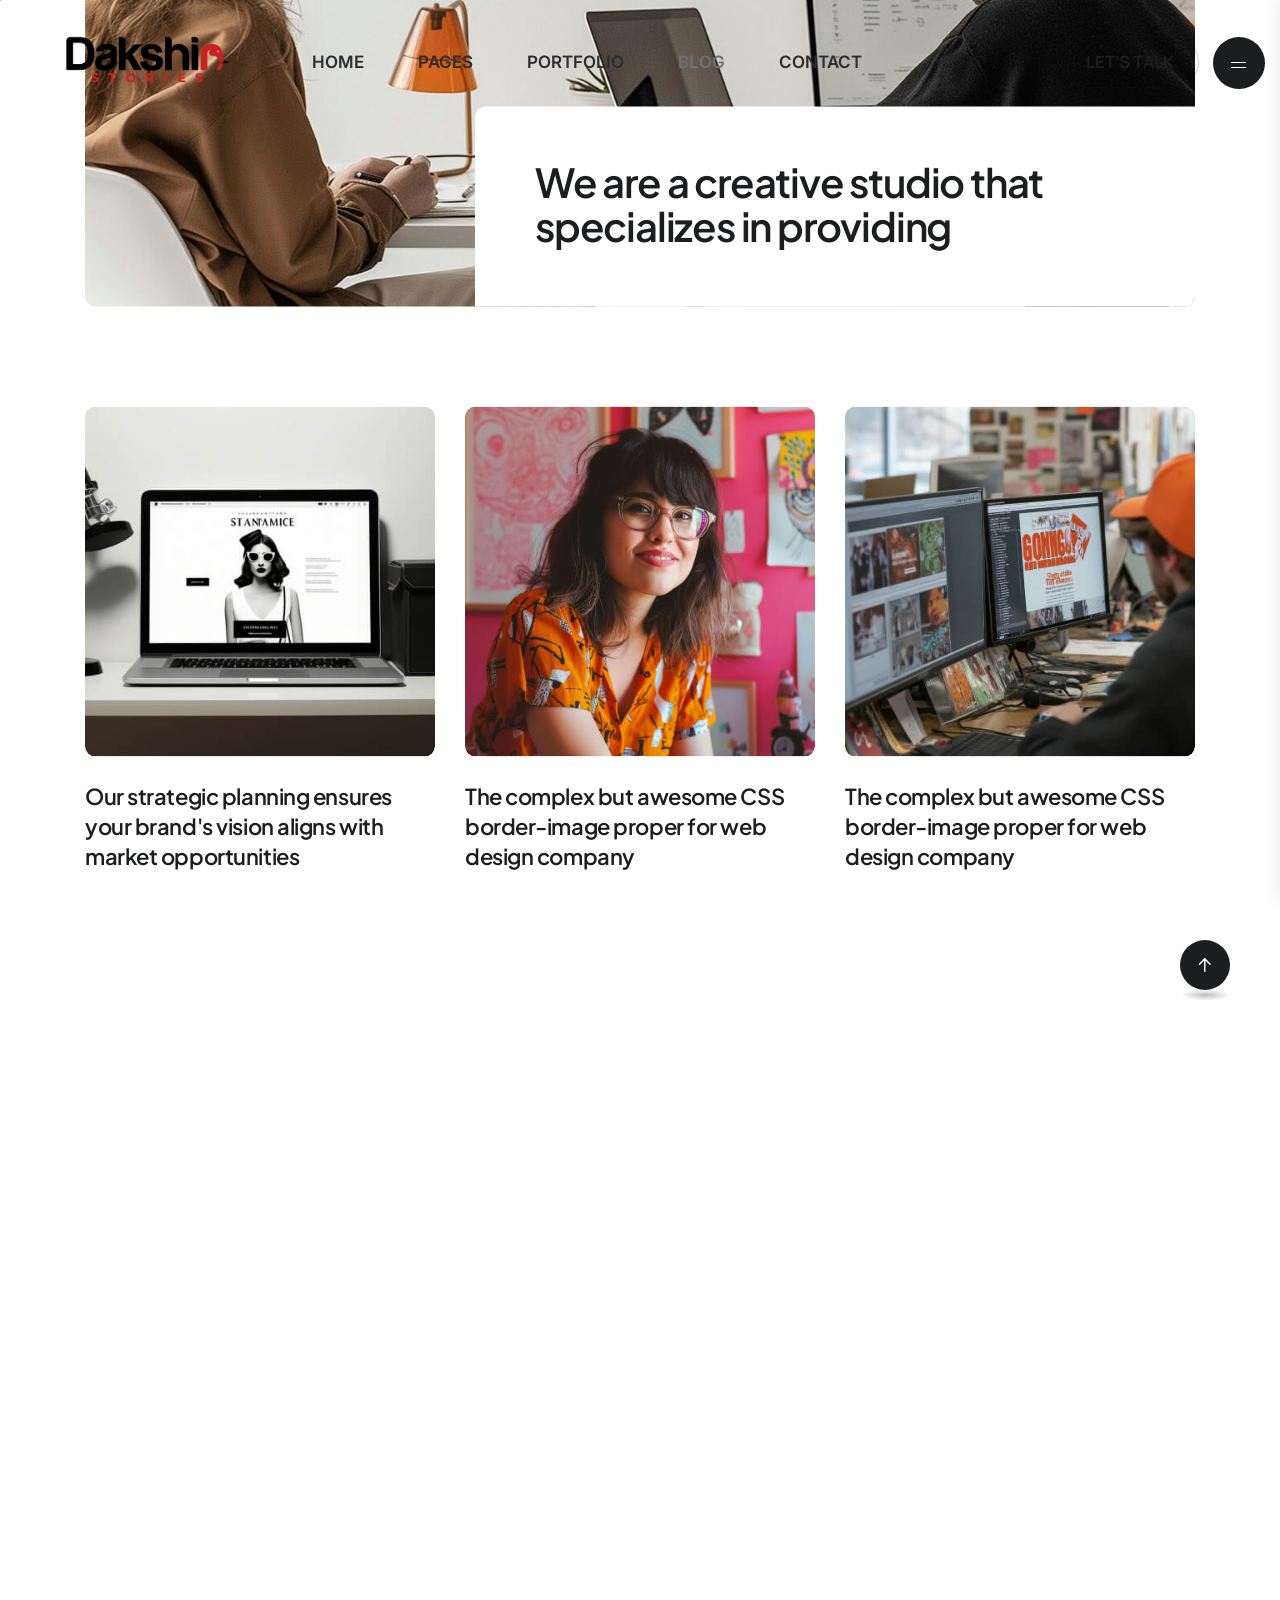
<file: blog.html>
<!doctype html>
<html class="no-js" lang="zxx">

<head>
    <meta charset="utf-8">
    <meta http-equiv="x-ua-compatible" content="ie=edge">
    <title>Parody - Digital Agency Portfolio Html Template</title>
    <meta name="description" content="Parody - Digital Agency Portfolio Html Template">
    <meta name="viewport" content="width=device-width, initial-scale=1">

    <link rel="shortcut icon" type="image/x-icon" href="assets/img/logo/favicon.png">
    <!-- Place favicon.ico in the root directory -->

    <!-- CSS here -->
    <!--<< Bootstrap min.css >>-->
    <link rel="stylesheet" href="assets/css/bootstrap.min.css">
    <!--<< magnific-popup.css >>-->
    <link rel="stylesheet" href="assets/css/magnific-popup.css">
    <!--<< fontawesome-all.min.css >>-->
    <link rel="stylesheet" href="assets/css/fontawesome-all.min.css">
    <!--<< swiper-bundle.min.css >>-->
    <link rel="stylesheet" href="assets/css/swiper-bundle.min.css">
    <!--<< odometer.css >>-->
    <link rel="stylesheet" href="assets/css/odometer.css">
    <!--<< ion.rangeSlider.min.css >>-->
    <link rel="stylesheet" href="assets/css/ion.rangeSlider.min.css">
   <!--<< effect-slicer.css >>-->
    <link rel="stylesheet" href="assets/css/effect-slicer.css">
    <!--<< animate.css >>-->
    <link rel="stylesheet" href="assets/css/animate.css">
    <!--<< default.css >>-->
    <link rel="stylesheet" href="assets/css/defauls-spacing.css">
    <!--<< main.css >>-->
    <link rel="stylesheet" href="assets/css/main.css">
</head>

<body>

    <!-- Preloader Start -->
    <div id="preloader" class="preloader">
        <div class="animation-preloader">
            <div class="spinner">
            </div>
            <div class="txt-loading">
                <span data-text-preloader="P" class="letters-loading">
                    P
                </span>
                <span data-text-preloader="A" class="letters-loading">
                    A
                </span>
                <span data-text-preloader="R" class="letters-loading">
                    R
                </span>
                <span data-text-preloader="O" class="letters-loading">
                    O
                </span>
                <span data-text-preloader="D" class="letters-loading">
                    D
                </span>
                <span data-text-preloader="Y" class="letters-loading">
                    Y
                </span>
            </div>
            <p class="text-center">Loading</p>
        </div>
        <div class="loader">
            <div class="row">
                <div class="col-3 loader-section section-left">
                    <div class="bg"></div>
                </div>
                <div class="col-3 loader-section section-left">
                    <div class="bg"></div>
                </div>
                <div class="col-3 loader-section section-right">
                    <div class="bg"></div>
                </div>
                <div class="col-3 loader-section section-right">
                    <div class="bg"></div>
                </div>
            </div>
        </div>
    </div>

    <!-- Start Cursor Pointer -->
    <div class="mouse-follower">
        <span class="cursor-outline"></span>
        <span class="cursor-dot"></span>
    </div>
    <!-- End Cursor Pointer -->

    <!-- Scroll-top -->
    <button class="scroll__top scroll-to-target" data-target="html">
        <i class="fa-sharp fa-regular fa-arrow-up"></i>
    </button>
    <!-- Scroll-top-end-->

    <!-- header-area -->
    <header>

        <div id="header-sticky" class="td-header__area td-header-spacing td-header-5-wrapper td-header-about-wrapper p-relative z-index-1">
            <div class="container-fluid container-1710">
                <div class="row align-items-center">
                    <div class="col-xxl-2 col-xl-2 col-4">
                        <div class="logo">
                            <a class="logo-1" href="index.html"><img data-width="106" src="assets/img/logo/logo-black.png" alt="Logo" style="transform: scale(2.5); transform-origin: left center;"></a>
                        </div>
                    </div>
                    <div class="col-xxl-8 col-xl-7 d-none d-xl-block">
                        <div class="tdmenu__wrap tdmenu-2-wrap text-center">
                            <nav class="tdmenu__nav">
                                <div class="tdmenu__navbar-wrap tdmenu__main-menu">
                                    <ul class="navigation">
                                        <li class="menu-item-has-children"><a href="index.html">Home</a>
                                            <ul class="sub-menu">
                                                <li><a href="index.html">Design Studio</a></li>
                                                <li><a href="index-2.html">Startup Agency</a></li>
                                                <li><a href="index-3.html">Digital Studio</a></li>
                                                <li><a href="index-4.html">Creative Agency</a></li>
                                                <li><a href="index-5.html">Digital Agency</a></li>
                                                <li><a href="index-6.html">Marketing Agency</a></li>
                                                <li><a href="index-7.html">Personal Portfolio</a></li>
                                                <li><a href="full-screen-slicer.html">Full Screen Slicer</a></li>
                                                <li><a href="interactive-links.html">Interactive links</a></li>
                                                <li><a href="showcase-carousale.html">Showcase Carousale</a></li>
                                                <li><a href="portfolio-showcase.html">Portfolio Showcase</a></li>
                                            </ul>
                                        </li>
                                        <li class="menu-item-has-children"><a href="#">Pages</a>
                                            <ul class="sub-menu">
                                                <li><a href="about.html">About</a></li>
                                                <li><a href="service.html">Service</a></li>
                                                <li><a href="service-details.html">Service Details</a></li>
                                                <li><a href="team.html">Team</a></li>
                                                <li><a href="team-details.html">Team Details</a></li>
                                                <li><a href="shop.html">Shop</a></li>
                                                <li><a href="shop-details.html">Shop Details</a></li>
                                                <li><a href="pricing.html">Pricing</a></li>
                                                <li><a href="faq.html">Faq</a></li>
                                                <li><a href="error.html">Error</a></li>
                                            </ul>
                                        </li>
                                        <li class="menu-item-has-children"><a href="portfolio-two-columns.html">Portfolio</a>
                                            <ul class="sub-menu">
                                                <li><a href="portfolio-two-columns.html">Two Columns</a></li>
                                                <li><a href="portfolio-three-columns.html">three Columns</a></li>
                                                <li><a href="portfolio-four-columns.html">four Columns</a></li>
                                                <li><a href="portfolio-random.html">Portfolio Random</a></li>
                                                <li><a href="portfolio-details.html">Portfolio Details</a></li>
                                            </ul>
                                        </li>
                                        <li class="active menu-item-has-children"><a href="blog.html">Blog</a>
                                            <ul class="sub-menu">
                                                <li class="active"><a href="blog.html">Blog</a></li>
                                                <li><a href="blog-sidebar.html">Blog Sidebar</a></li>
                                                <li><a href="blog-details.html">Blog Details</a></li>
                                            </ul>
                                        </li>
                                        <li><a href="contact.html">Contact</a></li>
                                    </ul>
                                </div>
                            </nav>
                        </div>
                    </div>
                    <div class="col-xxl-2 col-xl-3 col-8">
                        <div class="td-header-right text-end">
                            <a class="td-btn-12 d-none d-lg-inline-block" href="contact.html">Let’s Talk</a>
                             <div class="d-inline-block ml-10">
                                 <div class="tdmenu-offcanvas-open-btn mobile-nav-toggler">
                                    <div class="tdmenu-offcanvas-open-bar d-inline-block">
                                        <span></span>
                                        <span></span>
                                    </div>
                                </div>
                             </div>
                        </div>
                    </div>
                </div>
            </div>
        </div>

        <!-- Mobile Menu  -->
        <div class="tdmobile__menu td-menu-large">
            <nav class="tdmobile__menu-box">
                <div class="close-btn"><i class="fa-solid fa-xmark"></i></div>
                <div class="nav-logo">
                    <a href="index.html"><img data-width="96" src="assets/img/logo/logo-black.png" alt="logo"></a>
                </div>
                <div class="tdmobile__search">
                    <form action="#">
                        <input type="text" placeholder="Search here...">
                        <button><i class="fas fa-search"></i></button>
                    </form>
                </div>
                <div class="tdmobile__menu-outer d-xl-none">
                    <!--Here Menu Will Come Automatically Via Javascript / Same Menu as in Header-->
                </div>
                <div class="offCanvas__side-info mb-30 d-none ml-25 mr-25 d-xl-block">
                    <div class="contact-list mb-30">
                        <h4>Office Address</h4>
                        <p>123/A, Miranda City Likaoli <br> Prikano, Dope</p>
                    </div>
                    <div class="contact-list mb-30">
                        <h4>Phone Number</h4>
                        <p>+0989 7876 9865 9</p>
                        <p>+(090) 8765 86543 85</p>
                    </div>
                    <div class="contact-list mb-30">
                        <h4>Email Address</h4>
                        <p>info@example.com</p>
                        <p>example.mail@hum.com</p>
                    </div>
                </div>
                <div class="mt-30 ml-25 mr-25">
                    <a href="contact.html" class="td-btn td-btn-menu-black w-100 d-inline-block td-btn-switch-animation ml-10">
                        <span class="d-flex align-items-center justify-content-center">
                           <span class="btn-text"> Contact Us </span>
                           <span class="btn-icon"><i class="fa-sharp fa-solid fa-angle-right"></i></span>
                           <span class="btn-icon"><i class="fa-sharp fa-solid fa-angle-right"></i></span>
                       </span> 
                    </a>
                </div>
                <div class="social-links">
                    <ul class="list-wrap">
                        <li><a href="#"><i class="fab fa-facebook-f"></i></a></li>
                        <li><a href="#"><i class="fab fa-twitter"></i></a></li>
                        <li><a href="#"><i class="fab fa-instagram"></i></a></li>
                        <li><a href="#"><i class="fab fa-linkedin-in"></i></a></li>
                        <li><a href="#"><i class="fab fa-youtube"></i></a></li>
                    </ul>
                </div>
            </nav>
        </div>
        <div class="tdmobile__menu-backdrop"></div>
        <!-- End Mobile Menu -->



    </header>

    <!-- header-area-end -->
    <div id="smooth-wrapper">
        <div id="smooth-content">
            <main>

                <!-- td-blog-bigthumb-wrapper -->
                <div class="td-blog-bigthumb-area td-blog-bigthumb-spacing">
                    <div class="container container-1530">
                        <div class="include-bg td-blog-bigthumb-bg" data-background="assets/img/blog/standard/bigthumb.jpg">
                            <div class="row">
                                <div class="col-12">
                                    <div class="td-blog-bigthumb-wrap">
                                        <span class="td-blog-bigthumb-dates  wow fadeInLeft" data-wow-delay=".5s" data-wow-duration="1s">NOV<br> 14</span>
                                        <div class="td-blog-bigthumb-content  wow fadeInLeft" data-wow-delay=".7s" data-wow-duration="1s">
                                            <h2 class="td-blog-bigthumb-title">We are a creative studio that
                                                specializes in providing</h2>
                                        </div>
                                    </div>
                                </div>
                            </div>
                        </div>
                    </div>
                </div>
                <!-- td-blog-bigthumb-end -->

                <!-- td-blog-area-start -->
                <div class="td-blog-area pt-140 pb-100">
                    <div class="container">
                        <div class="row">
                            <div class="col-xl-4 col-lg-6 col-md-6  wow fadeInUp" data-wow-delay=".5s" data-wow-duration="1s">
                                <div class="td-blog-wrap mb-60">
                                    <div class="td-blog-thumb fix mb-25">
                                        <img class="w-100" src="assets/img/blog/thumb.jpg" alt="">
                                    </div>
                                    <div class="td-blog-content">
                                        <h3 class="td-blog-title mb-30"><a href="blog-details.html">Our strategic planning ensures
                                            your brand's vision aligns with
                                            market opportunities</a></h3>
                                        <div class="td-blog-cetagory d-flex align-items-center">
                                            <span class="cetagory">Development</span>
                                            <span class="td-border ml-20 mr-15 d-inline-block"></span>
                                            <span class="dates">August 12, 2024</span>
                                        </div>
                                    </div>
                                </div>
                            </div>
                            <div class="col-xl-4 col-lg-6 col-md-6  wow fadeInUp" data-wow-delay=".7s" data-wow-duration="1s">
                                <div class="td-blog-wrap mb-60">
                                    <div class="td-blog-thumb fix mb-25">
                                        <img class="w-100" src="assets/img/blog/thumb-2.jpg" alt="">
                                    </div>
                                    <div class="td-blog-content">
                                        <h3 class="td-blog-title mb-30"><a href="blog-details.html">The complex but awesome CSS
                                            border-image proper for web
                                            design company</a></h3>
                                        <div class="td-blog-cetagory d-flex align-items-center">
                                            <span class="cetagory">Development</span>
                                            <span class="td-border ml-20 mr-15 d-inline-block"></span>
                                            <span class="dates">August 12, 2024</span>
                                        </div>
                                    </div>
                                </div>
                            </div>
                            <div class="col-xl-4 col-lg-6 col-md-6  wow fadeInUp" data-wow-delay=".9s" data-wow-duration="1s">
                                <div class="td-blog-wrap mb-60">
                                    <div class="td-blog-thumb fix mb-25">
                                        <img class="w-100" src="assets/img/blog/thumb-3.jpg" alt="">
                                    </div>
                                    <div class="td-blog-content">
                                        <h3 class="td-blog-title mb-30"><a href="blog-details.html">The complex but awesome CSS
                                            border-image proper for web
                                            design company</a></h3>
                                        <div class="td-blog-cetagory d-flex align-items-center">
                                            <span class="cetagory">Development</span>
                                            <span class="td-border ml-20 mr-15 d-inline-block"></span>
                                            <span class="dates">August 12, 2024</span>
                                        </div>
                                    </div>
                                </div>
                            </div>
                            <div class="col-xl-4 col-lg-6 col-md-6 wow fadeInUp" data-wow-delay=".5s" data-wow-duration="1s">
                                <div class="td-blog-wrap mb-60">
                                    <div class="td-blog-thumb fix mb-25">
                                        <img class="w-100" src="assets/img/blog/thumb-4.jpg" alt="">
                                    </div>
                                    <div class="td-blog-content">
                                        <h3 class="td-blog-title mb-30"><a href="blog-details.html">Developing advertising campaign
                                            across digital, print, TV, or other
                                            media platforms.</a></h3>
                                        <div class="td-blog-cetagory d-flex align-items-center">
                                            <span class="cetagory">Development</span>
                                            <span class="td-border ml-20 mr-15 d-inline-block"></span>
                                            <span class="dates">August 12, 2024</span>
                                        </div>
                                    </div>
                                </div>
                            </div>
                            <div class="col-xl-4 col-lg-6 col-md-6  wow fadeInUp" data-wow-delay=".7s" data-wow-duration="1s">
                                <div class="td-blog-wrap mb-60">
                                    <div class="td-blog-thumb fix mb-25">
                                        <img class="w-100" src="assets/img/blog/thumb-5.jpg" alt="">
                                    </div>
                                    <div class="td-blog-content">
                                        <h3 class="td-blog-title mb-30"><a href="blog-details.html">Designing and building websites
                                            and applications to ensure
                                            businesses</a></h3>
                                        <div class="td-blog-cetagory d-flex align-items-center">
                                            <span class="cetagory">Development</span>
                                            <span class="td-border ml-20 mr-15 d-inline-block"></span>
                                            <span class="dates">August 12, 2024</span>
                                        </div>
                                    </div>
                                </div>
                            </div>
                            <div class="col-xl-4 col-lg-6 col-md-6 wow fadeInUp" data-wow-delay=".9s" data-wow-duration="1s">
                                <div class="td-blog-wrap mb-60">
                                    <div class="td-blog-thumb fix mb-25">
                                        <img class="w-100" src="assets/img/blog/thumb-6.jpg" alt="">
                                    </div>
                                    <div class="td-blog-content">
                                        <h3 class="td-blog-title mb-30"><a href="blog-details.html">Focus on promoting products or
                                            services through traditional and
                                            digital media.</a></h3>
                                        <div class="td-blog-cetagory d-flex align-items-center">
                                            <span class="cetagory">Development</span>
                                            <span class="td-border ml-20 mr-15 d-inline-block"></span>
                                            <span class="dates">August 12, 2024</span>
                                        </div>
                                    </div>
                                </div>
                            </div>
                        </div>
                    </div>
                </div>
                <!-- td-blog-area-end -->

                <!-- td-cta-area-start -->
                <div class="td-cta-area">
                    <div class="container">
                        <div class="col-lg-12">
                            <div class="td-cta-wrap p-relative z-index-1 text-center pt-135 pb-135 include-bg" data-background="assets/img/cta/bg.jpg">
                                <img class="td-cta-shape d-none d-xl-block" src="assets/img/cta/cta.png" alt="">
                                <h2 class="title p-relative d-inline-block">
                                    <img class="td-cta-shape-2 d-none d-md-block" src="assets/img/cta/cta-2.png" alt="">
                                    <a class="td-text-invert" href="contact.html">
                                        HAVE A<br>
                                        PROJECTS<br>
                                        IN MINDS
                                    </a>
                                </h2>
                            </div>
                        </div>
                    </div>
                </div>
                <!-- td-cta-area-end -->
            </main>
            <!-- main-area-end -->

            <!-- footer-area-start -->
            <footer>
                <div class="td-footer-area td-footer-spacing black-bg">
                    <div class="container">
                        <div class="row">
                            <div class="col-lg-3 col-md-6 col-sm-6">
                                <div class="td-footer-logo mb-30">
                                    <a href="index.html">
                                        <img src="assets/img/logo/logo-white.png" alt="">
                                    </a>
                                </div>
                            </div>
                            <div class="col-lg-2 col-md-6 col-sm-6">
                                <div class="td-footer-widget mb-30">
                                    <h3 class="td-footer-title mb-30">Quick Link</h3>
                                    <ul class="td-footer-widget-list">
                                        <li><a href="#">About</a></li>
                                        <li><a href="#">Team</a></li>
                                        <li><a href="#">Project</a></li>
                                        <li><a href="#">Fact</a></li>
                                        <li><a href="#">Contact</a></li>
                                    </ul>
                                </div>
                            </div>
                            <div class="col-lg-3 col-md-6 col-sm-6">
                                <div class="td-footer-widget ml-80 mb-30">
                                    <h3 class="td-footer-title mb-30">Others</h3>
                                    <ul class="td-footer-widget-list">
                                        <li><a href="#">License</a></li>
                                        <li><a href="#"> Style Guide</a></li>
                                        <li><a href="#">Change Log</a></li>
                                        <li><a href="#">Error</a></li>
                                    </ul>
                                </div>
                            </div>
                            <div class="col-lg-4 col-md-6 col-sm-6">
                                <div class="td-footer-widget mr-30 mb-30">
                                    <h3 class="td-footer-title mb-30">Address</h3>
                                    <a class="td-footer-location mb-45 d-inline-block" href="#">XYZ Times Sq, New York, 10000<br>
                                        United States</a>
                                    <div class="td-footer-form p-relative">
                                        <form action="#">
                                            <input type="text" placeholder="example@gmail.com">
                                            <button type="submit">
                                                <svg width="12" height="12" viewBox="0 0 12 12" fill="none" xmlns="http://www.w3.org/2000/svg">
                                                    <path d="M1 11L11 1" stroke="#1C1D1F" stroke-width="1.5" stroke-linecap="round" stroke-linejoin="round" />
                                                    <path d="M1 1H11V11" stroke="#1C1D1F" stroke-width="1.5" stroke-linecap="round" stroke-linejoin="round" />
                                                </svg>
                                            </button>
                                        </form>
                                    </div>
                                </div>
                            </div>
                            <div class="col-12">
                                <div class="td-footer-bottom mt-45">
                                    <div class="row align-items-center">
                                        <div class="col-lg-6 col-md-8">
                                            <div class="td-footer-copyright mb-20">
                                                <p>© 2025 <a href="#">Parody.</a> All Rights Reserved.</p>
                                            </div>
                                        </div>
                                        <div class="col-lg-6 col-md-4">
                                            <div class="td-footer-social text-md-end mb-20">
                                                <a href="#">
                                                    <svg width="13" height="13" viewBox="0 0 16 16" fill="none" xmlns="http://www.w3.org/2000/svg">
                                                        <path d="M9.33161 6.77486L15.1688 0H13.7856L8.71722 5.8826L4.66907 0H0L6.12155 8.89546L0 16H1.38336L6.73581 9.78785L11.0109 16H15.68L9.33148 6.77486H9.33187H9.33161ZM7.43696 8.97374L6.81669 8.088L1.88171 1.03969H4.00634L7.98902 6.72789L8.60929 7.61362L13.7863 15.0074H11.6616L7.43709 8.974V8.97361L7.43696 8.97374Z" fill="currentColor" />
                                                    </svg>
                                                </a>
                                                <a href="#">
                                                    <svg width="17" height="17" viewBox="0 0 17 17" fill="none" xmlns="http://www.w3.org/2000/svg">
                                                        <path d="M17 8.5C17 3.80558 13.1944 0 8.5 0C3.80558 0 0 3.80558 0 8.5C0 12.7426 3.10833 16.2591 7.17188 16.8967V10.957H5.01367V8.5H7.17188V6.62734C7.17188 4.49703 8.44087 3.32031 10.3825 3.32031C11.3124 3.32031 12.2852 3.48633 12.2852 3.48633V5.57813H11.2133C10.1574 5.57813 9.82812 6.23334 9.82812 6.90554V8.5H12.1855L11.8087 10.957H9.82812V16.8967C13.8917 16.2591 17 12.7426 17 8.5Z" fill="currentColor" />
                                                    </svg>
                                                </a>
                                                <a href="#">
                                                    <svg width="16" height="16" viewBox="0 0 16 16" fill="none" xmlns="http://www.w3.org/2000/svg">
                                                        <path d="M11.5 1H4.5C2.567 1 1 2.567 1 4.5V11.5C1 13.433 2.567 15 4.5 15H11.5C13.433 15 15 13.433 15 11.5V4.5C15 2.567 13.433 1 11.5 1Z" stroke="currentColor" stroke-width="1.5" stroke-linecap="round" stroke-linejoin="round" />
                                                        <path d="M10.7963 7.55921C10.8827 8.14178 10.7832 8.73676 10.5119 9.25952C10.2407 9.78228 9.81148 10.2062 9.28542 10.471C8.75935 10.7358 8.16319 10.8279 7.58173 10.7344C7.00027 10.6408 6.46311 10.3663 6.04667 9.94982C5.63022 9.53338 5.35569 8.99622 5.26213 8.41476C5.16856 7.8333 5.26073 7.23714 5.52551 6.71107C5.79029 6.18501 6.21421 5.75583 6.73697 5.48458C7.25973 5.21333 7.85471 5.11382 8.43728 5.20021C9.03152 5.28833 9.58167 5.56524 10.0065 5.99003C10.4313 6.41482 10.7082 6.96496 10.7963 7.55921Z" stroke="currentColor" stroke-width="1.5" stroke-linecap="round" stroke-linejoin="round" />
                                                        <path d="M11.8477 4.15039H11.8577" stroke="currentColor" stroke-width="1.5" stroke-linecap="round" stroke-linejoin="round" />
                                                    </svg>
                                                </a>
                                                <a href="#">
                                                    <svg width="15" height="15" viewBox="0 0 15 15" fill="none" xmlns="http://www.w3.org/2000/svg">
                                                        <path d="M10.2579 4.7373C11.5141 4.7373 12.7188 5.23632 13.6071 6.12458C14.4954 7.01283 14.9944 8.21757 14.9944 9.47375V14.9996H11.8367V9.47375C11.8367 9.05502 11.6704 8.65344 11.3743 8.35736C11.0782 8.06127 10.6767 7.89493 10.2579 7.89493C9.8392 7.89493 9.43762 8.06127 9.14154 8.35736C8.84545 8.65344 8.67911 9.05502 8.67911 9.47375V14.9996H5.52148V9.47375C5.52148 8.21757 6.0205 7.01283 6.90876 6.12458C7.79701 5.23632 9.00174 4.7373 10.2579 4.7373Z" fill="currentColor" />
                                                        <path d="M3.15763 5.52734H0V15.0002H3.15763V5.52734Z" fill="currentColor" />
                                                        <path d="M1.57881 3.15763C2.45077 3.15763 3.15763 2.45077 3.15763 1.57881C3.15763 0.706859 2.45077 0 1.57881 0C0.706859 0 0 0.706859 0 1.57881C0 2.45077 0.706859 3.15763 1.57881 3.15763Z" fill="currentColor" />
                                                    </svg>
                                                </a>
                                            </div>
                                        </div>
                                    </div>
                                </div>
                            </div>
                        </div>
                    </div>
                </div>
            </footer>
            <!-- footer-area-end -->

        </div>
    </div>



    <!-- JS here -->
    <!--<< jquery.Js >>-->
    <script src="assets/js/vendor/jquery.js"></script>
    <!--<< bootstrap.min.Js >>-->
    <script src="assets/js/bootstrap.min.js"></script>
    <!--<< gsap.Js >>-->
    <script src="assets/js/jsap/gsap.js"></script>
   <!--<< gsap-scroll-smoother.Js >>-->
    <script src="assets/js/jsap/gsap-scroll-smoother.js"></script>
   <!--<< gsap-scroll-trigger.Js >>-->
    <script src="assets/js/jsap/gsap-scroll-trigger.js"></script>
   <!--<< gsap-scroll-to-plugin.Js >>-->
    <script src="assets/js/jsap/gsap-scroll-to-plugin.js"></script>
    <!--<< gsap-split-text.Js >>-->
    <script src="assets/js/jsap/gsap-split-text.js"></script>
    <!--<< isotope.pkgd.min.Js >>-->
    <script src="assets/js/isotope.pkgd.min.js"></script>
    <!--<< ion.rangeSlider.min.Js >>-->
    <script src="assets/js/ion.rangeSlider.min.js"></script>
    <!--<< effect-slicer.Js >>-->
    <script src="assets/js/effect-slicer.js"></script>
    <!--<< imagesloaded.pkgd.min.Js >>-->
    <script src="assets/js/imagesloaded.pkgd.min.js"></script>
    <!--<< jquery.magnific-popup.min.Js >>-->
    <script src="assets/js/jquery.magnific-popup.min.js"></script>
    <!--<< jquery.odometer.min.Js >>-->
    <script src="assets/js/jquery.odometer.min.js"></script>
    <!--<< jquery-appear.Js >>-->
    <script src="assets/js/jquery-appear.js"></script>
    <!--<< swiper-bundle.min.Js >>-->
    <script src="assets/js/swiper-bundle.min.js"></script>
    <!--<< jquery.nice-select.min.Js >>-->
    <script src="assets/js/nice-select.js"></script>
    <!--<< wow.Js >>-->    
    <script src="assets/js/wow.js"></script>
    <!--<< ajax-form.Js >>-->
    <script src="assets/js/ajax-form.js"></script>
    <!--<< main.Js >>-->
    <script src="assets/js/main.js"></script>
</body>

</html>
</file>
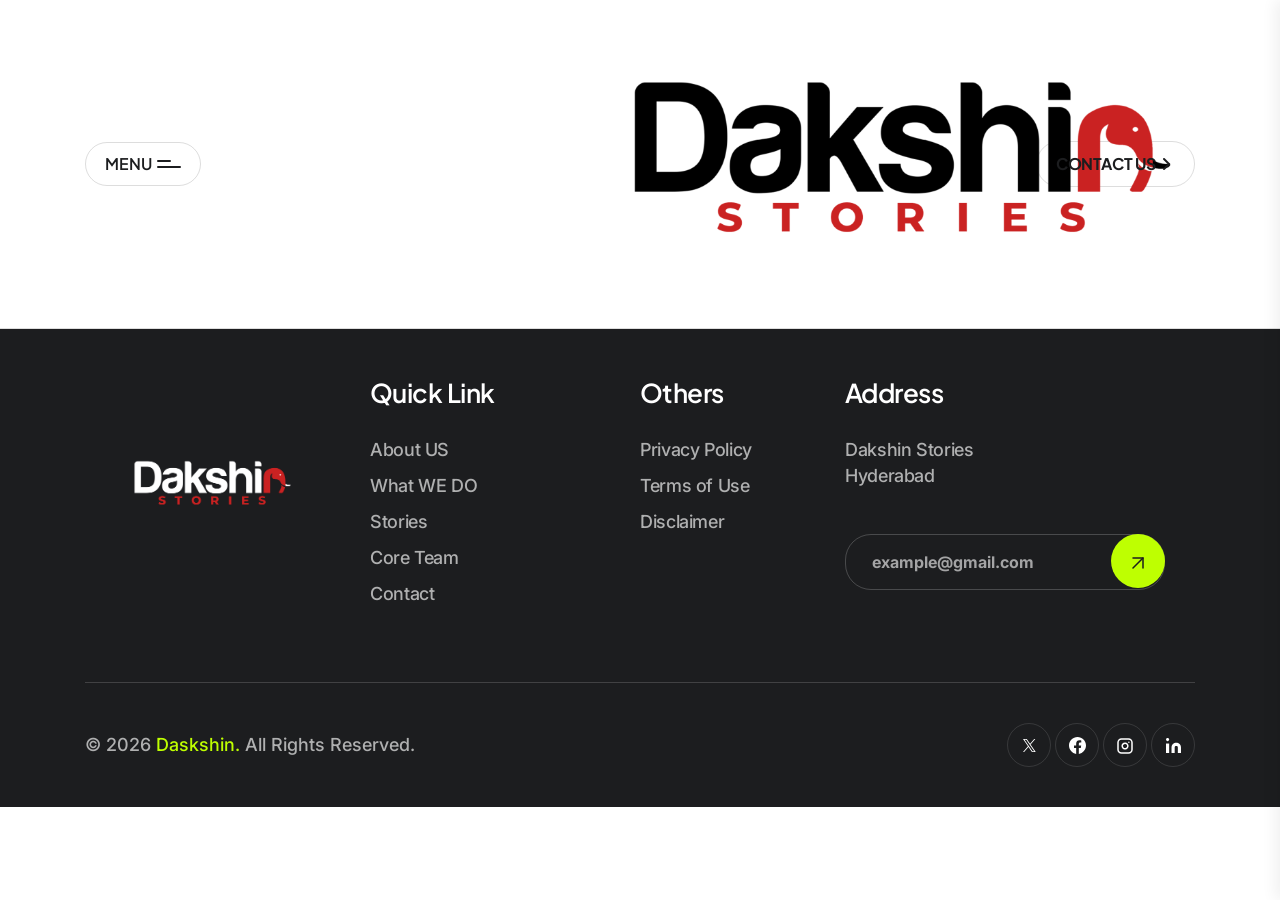
<file: coreteam.html>
<!doctype html>
<html  lang="zxx">

<head>
    <meta charset="utf-8">
    <meta http-equiv="x-ua-compatible" content="ie=edge">
    <title>DAKSHIN STORIES</title>
    <meta name="description" content="Dakshin stories">
    <meta name="viewport" content="width=device-width, initial-scale=1">

    <link rel="shortcut icon" type="image/x-icon" href="assets/img/logo/favicon.png">
    <!-- Place favicon.ico in the root directory -->

    <!--<< Bootstrap min.css >>-->
    <link rel="stylesheet" href="assets/css/bootstrap.min.css">
    <!--<< magnific-popup.css >>-->
    <link rel="stylesheet" href="assets/css/magnific-popup.css">
    <!--<< fontawesome-all.min.css >>-->
    <link rel="stylesheet" href="assets/css/fontawesome-all.min.css">
    <!--<< swiper-bundle.min.css >>-->
    <link rel="stylesheet" href="assets/css/swiper-bundle.min.css">
    <!--<< odometer.css >>-->
    <link rel="stylesheet" href="assets/css/odometer.css">
    <!--<< ion.rangeSlider.min.css >>-->
    <link rel="stylesheet" href="assets/css/ion.rangeSlider.min.css">
   <!--<< effect-slicer.css >>-->
    <link rel="stylesheet" href="assets/css/effect-slicer.css">
    <!--<< animate.css >>-->
    <link rel="stylesheet" href="assets/css/animate.css">
    <!--<< default.css >>-->
    <link rel="stylesheet" href="assets/css/defauls-spacing.css">
    <!--<< main.css >>-->
    <link rel="stylesheet" href="assets/css/main.css">

</head>

<body>

   

    <!-- Scroll-top -->
    <button class="scroll__top scroll-to-target" data-target="html">
        <i class="fa-sharp fa-regular fa-arrow-up"></i>
    </button>
    <!-- Scroll-top-end-->

   
    <!-- header-area -->
    <header>
        <div id="header-sticky" class="td-header__area td-header-spacing p-relative z-index-1">
            <div class="container container-1750">
                <div class="row align-items-center">
                    <div class="col-lg-4 col-md-4 col-sm-4 col-5">
                        <div class="tdmenu__wrap">
                            <div class="tdmenu-offcanvas-open-btn mobile-nav-toggler d-flex align-items-center justify-content-center">
                                <span class="text mr-5">menu</span>
                                <div class="tdmenu-offcanvas-open-bar">
                                    <span></span>
                                    <span></span>
                                </div>
                            </div>
                            <nav class="tdmenu__nav d-none">
                                <div class="tdmenu__navbar-wrap tdmenu__main-menu">
                                    <ul class="navigation">
                                        <li class="active menu-item-has-children"><a href="index.html">Home</a>
                                           
                                        </li>
                                        <li class="#"><a href="#">WHAT WE DO</a>
                                            
                                        </li>
                                        <li class="#"><a href="portfolio-two-columns.html">ABOUT US</a>
                                            
                                        </li>
                                        <li class="#"><a href="blog.html">STORIES</a>
                                            
                                        </li>
                                        <li class=#><a href="blog.html">CORE TEAM</a>
                                            
                                        </li>
                                       
                                    </ul>
                                </div>
                            </nav>
                        </div>
                    </div>
                    <div class="col-lg-4 col-md-4 col-sm-4 col-5">
                        <div class="logo text-center">
                            <a class="logo-1" href="index.html"><img data-width="106" src="assets/img/logo/logo-black.png" alt="Logo" style="transform: scale(2.5); transform-origin: left center;"></a>
                        </div>
                    </div>
                    <div class="col-lg-4 col-md-4 col-sm-4 col-2">
                        <div class="td-header-right text-end">
                            
                            <a href="contact.html" class="td-btn td-btn-lg d-none d-md-inline-block td-btn-switch-animation ml-10">
                                <span class="d-flex align-items-center justify-content-center">
                                   <span class="btn-text"> Contact Us </span>
                                   <span class="btn-icon"><i class="fa-sharp fa-solid fa-angle-right"></i></span>
                                   <span class="btn-icon"><i class="fa-sharp fa-solid fa-angle-right"></i></span>
                               </span> 
                             </a>
                        </div>
                    </div>
                </div>
            </div>
        </div>

        <!-- Mobile Menu  -->
        <div class="tdmobile__menu td-menu-large">
            <nav class="tdmobile__menu-box">
                <div class="close-btn"><i class="fa-solid fa-xmark"></i></div>
                <div class="nav-logo">
                    <a href="index.html"><img data-width="96" src="assets/img/logo/logo-black.png" alt="logo"></a>
                </div>
               
                <div class="tdmobile__menu-outer">
                    <!--Here Menu Will Come Automatically Via Javascript / Same Menu as in Header-->
                </div>
                <div class="mt-30 ml-25 mr-25">
                    <a href="contact.html" class="td-btn td-btn-menu-black w-100 d-inline-block td-btn-switch-animation ml-10">
                        <span class="d-flex align-items-center justify-content-center">
                           <span class="btn-text"> Contact Us </span>
                           <span class="btn-icon"><i class="fa-sharp fa-solid fa-angle-right"></i></span>
                           <span class="btn-icon"><i class="fa-sharp fa-solid fa-angle-right"></i></span>
                       </span> 
                    </a>
                </div>
                <div class="social-links">
                    <ul class="list-wrap">
                        <li><a href="#"><i class="fab fa-facebook-f"></i></a></li>
                        <li><a href="#"><i class="fab fa-twitter"></i></a></li>
                        <li><a href="#"><i class="fab fa-instagram"></i></a></li>
                        <li><a href="#"><i class="fab fa-linkedin-in"></i></a></li>
                        <li><a href="#"><i class="fab fa-youtube"></i></a></li>
                    </ul>
                </div>
            </nav>
        </div>
        <div class="tdmobile__menu-backdrop"></div>
        <!-- End Mobile Menu -->

    </header>
































































    <!-- footer-area-start -->
            <footer>
                <div class="td-footer-area td-footer-spacing black-bg">
                    <div class="container">
                        <div class="row">
                            <div class="col-lg-3 col-md-6 col-sm-6">
                                <div class="td-footer-logo mb-30">
                                    <a href="index.html">
                                        <img src="assets/img/logo/logo-white.png" alt="">
                                    </a>
                                </div>
                            </div>
                            <div class="col-lg-2 col-md-6 col-sm-6">
                                <div class="td-footer-widget mb-30">
                                    <h3 class="td-footer-title mb-30">Quick Link</h3>
                                    <ul class="td-footer-widget-list">
                                        <li><a href="#">About US</a></li>
                                        <li><a href="#">What WE DO</a></li>
                                        <li><a href="#">Stories</a></li>
                                        <li><a href="#">Core Team</a></li>
                                        <li><a href="#">Contact</a></li>
                                    </ul>
                                </div>
                            </div>
                            <div class="col-lg-3 col-md-6">
                                <div class="td-footer-widget ml-80 mb-30">
                                    <h3 class="td-footer-title mb-30">Others</h3>
                                    <ul class="td-footer-widget-list">
                                        <li><a href="#">Privacy Policy</a></li>
                                        <li><a href="#">Terms of Use</a></li>
                                        <li><a href="#">Disclaimer</a></li>
                                       
                                    </ul>
                                </div>
                            </div>
                            <div class="col-lg-4 col-md-6">
                                <div class="td-footer-widget mr-30 mb-30">
                                    <h3 class="td-footer-title mb-30">Address</h3>
                                    <a class="td-footer-location mb-45 d-inline-block" href="#">Dakshin Stories<br>
                                        Hyderabad</a>
                                    <div class="td-footer-form p-relative">
                                        <form action="#">
                                            <input type="text" placeholder="example@gmail.com">
                                            <button type="submit">
                                                <svg width="12" height="12" viewBox="0 0 12 12" fill="none" xmlns="http://www.w3.org/2000/svg">
                                                    <path d="M1 11L11 1" stroke="#1C1D1F" stroke-width="1.5" stroke-linecap="round" stroke-linejoin="round" />
                                                    <path d="M1 1H11V11" stroke="#1C1D1F" stroke-width="1.5" stroke-linecap="round" stroke-linejoin="round" />
                                                </svg>
                                            </button>
                                        </form>
                                    </div>
                                </div>
                            </div>
                            <div class="col-12">
                                <div class="td-footer-bottom mt-45">
                                    <div class="row align-items-center">
                                        <div class="col-lg-6 col-md-8">
                                            <div class="td-footer-copyright mb-20">
                                                <p>© 2026 <a href="#">Daskshin.</a> All Rights Reserved.</p>
                                            </div>
                                        </div>
                                        <div class="col-lg-6 col-md-4">
                                            <div class="td-footer-social text-md-end mb-20">
                                                <a href="#">
                                                    <svg width="13" height="13" viewBox="0 0 16 16" fill="none" xmlns="http://www.w3.org/2000/svg">
                                                        <path d="M9.33161 6.77486L15.1688 0H13.7856L8.71722 5.8826L4.66907 0H0L6.12155 8.89546L0 16H1.38336L6.73581 9.78785L11.0109 16H15.68L9.33148 6.77486H9.33187H9.33161ZM7.43696 8.97374L6.81669 8.088L1.88171 1.03969H4.00634L7.98902 6.72789L8.60929 7.61362L13.7863 15.0074H11.6616L7.43709 8.974V8.97361L7.43696 8.97374Z" fill="currentColor" />
                                                    </svg>
                                                </a>
                                                <a href="#">
                                                    <svg width="17" height="17" viewBox="0 0 17 17" fill="none" xmlns="http://www.w3.org/2000/svg">
                                                        <path d="M17 8.5C17 3.80558 13.1944 0 8.5 0C3.80558 0 0 3.80558 0 8.5C0 12.7426 3.10833 16.2591 7.17188 16.8967V10.957H5.01367V8.5H7.17188V6.62734C7.17188 4.49703 8.44087 3.32031 10.3825 3.32031C11.3124 3.32031 12.2852 3.48633 12.2852 3.48633V5.57813H11.2133C10.1574 5.57813 9.82812 6.23334 9.82812 6.90554V8.5H12.1855L11.8087 10.957H9.82812V16.8967C13.8917 16.2591 17 12.7426 17 8.5Z" fill="currentColor" />
                                                    </svg>
                                                </a>
                                                <a href="#">
                                                    <svg width="16" height="16" viewBox="0 0 16 16" fill="none" xmlns="http://www.w3.org/2000/svg">
                                                        <path d="M11.5 1H4.5C2.567 1 1 2.567 1 4.5V11.5C1 13.433 2.567 15 4.5 15H11.5C13.433 15 15 13.433 15 11.5V4.5C15 2.567 13.433 1 11.5 1Z" stroke="currentColor" stroke-width="1.5" stroke-linecap="round" stroke-linejoin="round" />
                                                        <path d="M10.7963 7.55921C10.8827 8.14178 10.7832 8.73676 10.5119 9.25952C10.2407 9.78228 9.81148 10.2062 9.28542 10.471C8.75935 10.7358 8.16319 10.8279 7.58173 10.7344C7.00027 10.6408 6.46311 10.3663 6.04667 9.94982C5.63022 9.53338 5.35569 8.99622 5.26213 8.41476C5.16856 7.8333 5.26073 7.23714 5.52551 6.71107C5.79029 6.18501 6.21421 5.75583 6.73697 5.48458C7.25973 5.21333 7.85471 5.11382 8.43728 5.20021C9.03152 5.28833 9.58167 5.56524 10.0065 5.99003C10.4313 6.41482 10.7082 6.96496 10.7963 7.55921Z" stroke="currentColor" stroke-width="1.5" stroke-linecap="round" stroke-linejoin="round" />
                                                        <path d="M11.8477 4.15039H11.8577" stroke="currentColor" stroke-width="1.5" stroke-linecap="round" stroke-linejoin="round" />
                                                    </svg>
                                                </a>
                                                <a href="#">
                                                    <svg width="15" height="15" viewBox="0 0 15 15" fill="none" xmlns="http://www.w3.org/2000/svg">
                                                        <path d="M10.2579 4.7373C11.5141 4.7373 12.7188 5.23632 13.6071 6.12458C14.4954 7.01283 14.9944 8.21757 14.9944 9.47375V14.9996H11.8367V9.47375C11.8367 9.05502 11.6704 8.65344 11.3743 8.35736C11.0782 8.06127 10.6767 7.89493 10.2579 7.89493C9.8392 7.89493 9.43762 8.06127 9.14154 8.35736C8.84545 8.65344 8.67911 9.05502 8.67911 9.47375V14.9996H5.52148V9.47375C5.52148 8.21757 6.0205 7.01283 6.90876 6.12458C7.79701 5.23632 9.00174 4.7373 10.2579 4.7373Z" fill="currentColor" />
                                                        <path d="M3.15763 5.52734H0V15.0002H3.15763V5.52734Z" fill="currentColor" />
                                                        <path d="M1.57881 3.15763C2.45077 3.15763 3.15763 2.45077 3.15763 1.57881C3.15763 0.706859 2.45077 0 1.57881 0C0.706859 0 0 0.706859 0 1.57881C0 2.45077 0.706859 3.15763 1.57881 3.15763Z" fill="currentColor" />
                                                    </svg>
                                                </a>
                                            </div>
                                        </div>
                                    </div>
                                </div>
                            </div>
                        </div>
                    </div>
                </div>
            </footer>
            <!-- footer-area-end -->
</file>
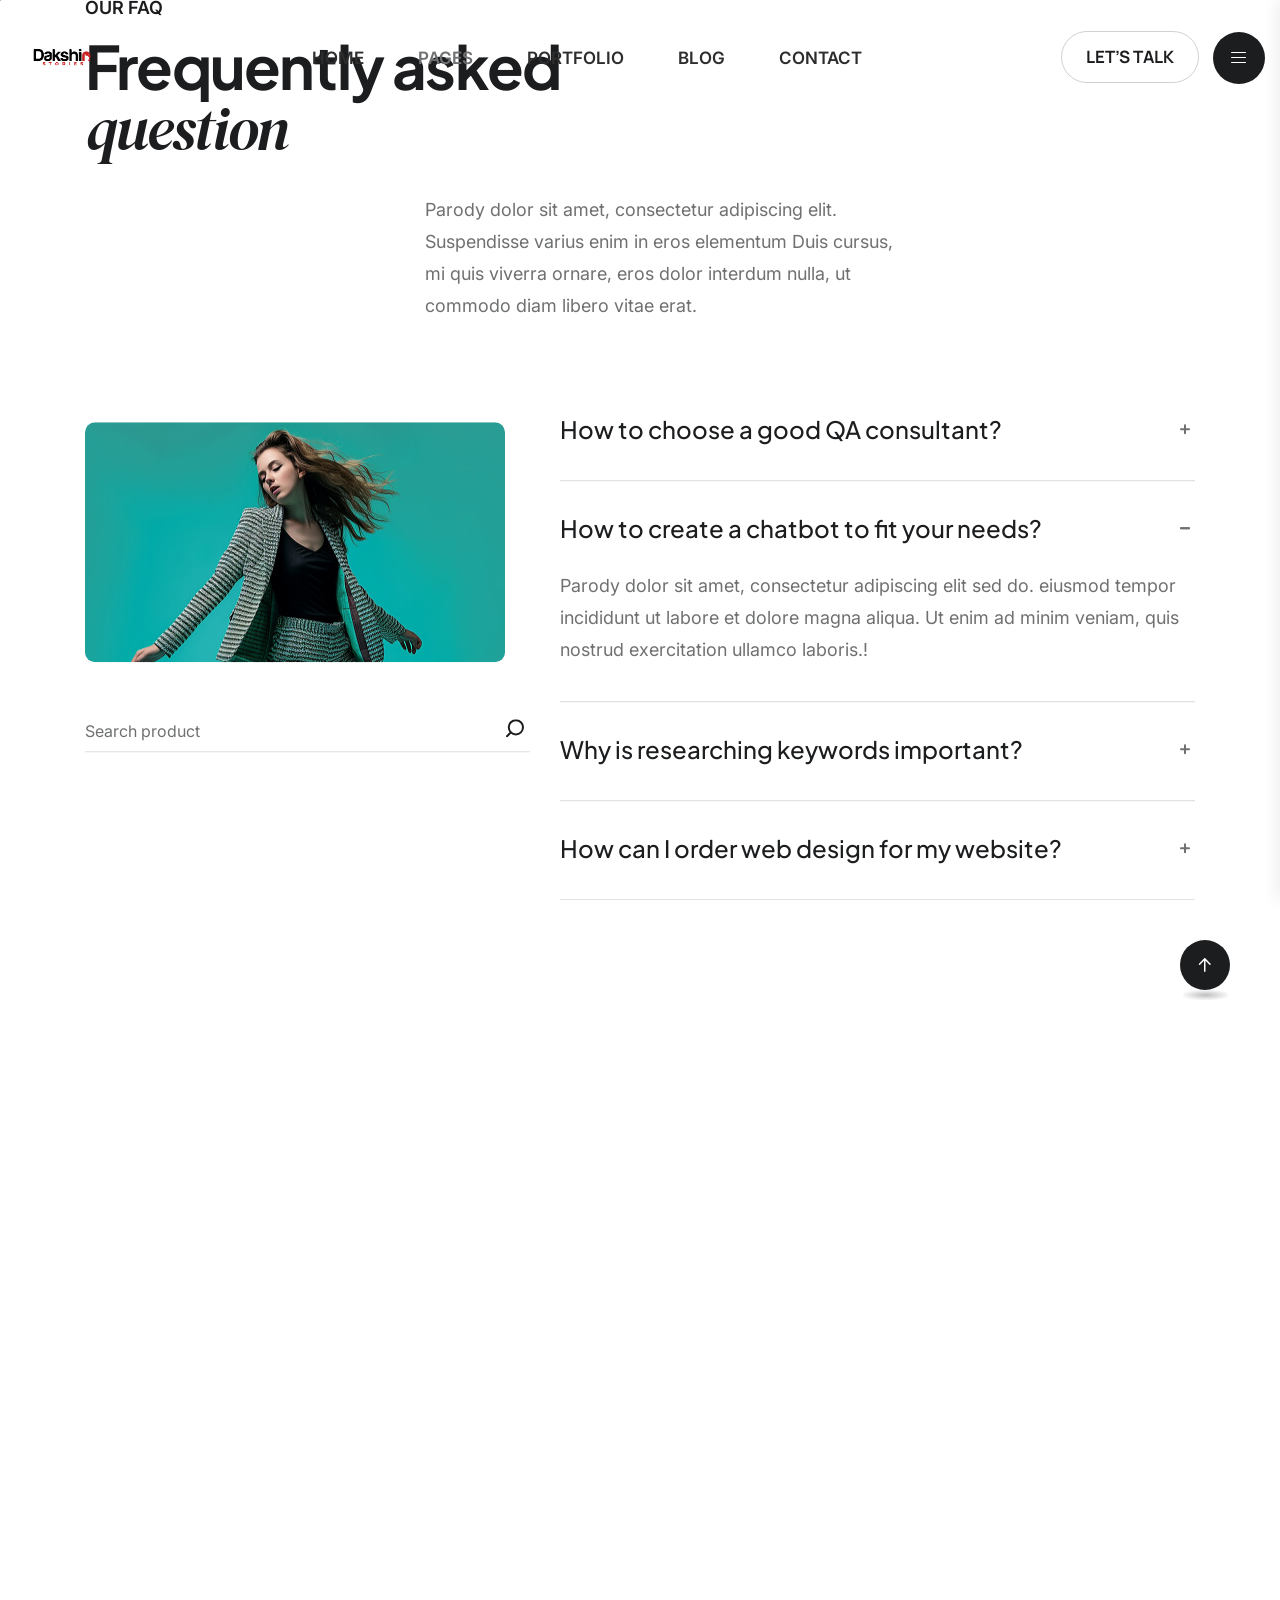
<file: faq.html>
<!doctype html>
<html class="no-js" lang="zxx">

<head>
    <meta charset="utf-8">
    <meta http-equiv="x-ua-compatible" content="ie=edge">
    <title>Parody - Digital Agency Portfolio Html Template</title>
    <meta name="description" content="Parody - Digital Agency Portfolio Html Template">
    <meta name="viewport" content="width=device-width, initial-scale=1">

    <link rel="shortcut icon" type="image/x-icon" href="assets/img/logo/favicon.png">
    <!-- Place favicon.ico in the root directory -->

    <!-- CSS here -->
    <!--<< Bootstrap min.css >>-->
    <link rel="stylesheet" href="assets/css/bootstrap.min.css">
    <!--<< magnific-popup.css >>-->
    <link rel="stylesheet" href="assets/css/magnific-popup.css">
    <!--<< fontawesome-all.min.css >>-->
    <link rel="stylesheet" href="assets/css/fontawesome-all.min.css">
    <!--<< swiper-bundle.min.css >>-->
    <link rel="stylesheet" href="assets/css/swiper-bundle.min.css">
    <!--<< odometer.css >>-->
    <link rel="stylesheet" href="assets/css/odometer.css">
    <!--<< ion.rangeSlider.min.css >>-->
    <link rel="stylesheet" href="assets/css/ion.rangeSlider.min.css">
   <!--<< effect-slicer.css >>-->
    <link rel="stylesheet" href="assets/css/effect-slicer.css">
    <!--<< animate.css >>-->
    <link rel="stylesheet" href="assets/css/animate.css">
    <!--<< default.css >>-->
    <link rel="stylesheet" href="assets/css/defauls-spacing.css">
    <!--<< main.css >>-->
    <link rel="stylesheet" href="assets/css/main.css">
</head>

<body>

    <!-- Preloader Start -->
    <div id="preloader" class="preloader">
        <div class="animation-preloader">
            <div class="spinner">
            </div>
            <div class="txt-loading">
                <span data-text-preloader="P" class="letters-loading">
                    P
                </span>
                <span data-text-preloader="A" class="letters-loading">
                    A
                </span>
                <span data-text-preloader="R" class="letters-loading">
                    R
                </span>
                <span data-text-preloader="O" class="letters-loading">
                    O
                </span>
                <span data-text-preloader="D" class="letters-loading">
                    D
                </span>
                <span data-text-preloader="Y" class="letters-loading">
                    Y
                </span>
            </div>
            <p class="text-center">Loading</p>
        </div>
        <div class="loader">
            <div class="row">
                <div class="col-3 loader-section section-left">
                    <div class="bg"></div>
                </div>
                <div class="col-3 loader-section section-left">
                    <div class="bg"></div>
                </div>
                <div class="col-3 loader-section section-right">
                    <div class="bg"></div>
                </div>
                <div class="col-3 loader-section section-right">
                    <div class="bg"></div>
                </div>
            </div>
        </div>
    </div>

    <!-- Start Cursor Pointer -->
    <div class="mouse-follower">
        <span class="cursor-outline"></span>
        <span class="cursor-dot"></span>
    </div>
    <!-- End Cursor Pointer -->

    <!-- Scroll-top -->
    <button class="scroll__top scroll-to-target" data-target="html">
        <i class="fa-sharp fa-regular fa-arrow-up"></i>
    </button>
    <!-- Scroll-top-end-->

    <!-- header-area -->
    <header>

        <div id="header-sticky" class="td-header__area td-header-spacing td-header-5-wrapper td-header-about-wrapper p-relative z-index-1">
            <div class="container-fluid container-1710">
                <div class="row align-items-center">
                    <div class="col-xxl-2 col-xl-2 col-4">
                        <div class="logo">
                            <a class="logo-1" href="index.html"><img data-width="96" src="assets/img/logo/logo-black.png" alt="Logo"></a>
                        </div>
                    </div>
                    <div class="col-xxl-8 col-xl-7 d-none d-xl-block">
                        <div class="tdmenu__wrap tdmenu-2-wrap text-center">
                            <nav class="tdmenu__nav">
                                <div class="tdmenu__navbar-wrap tdmenu__main-menu">
                                    <ul class="navigation">
                                        <li class="menu-item-has-children"><a href="index.html">Home</a>
                                            <ul class="sub-menu">
                                                <li><a href="index.html">Design Studio</a></li>
                                                <li><a href="index-2.html">Startup Agency</a></li>
                                                <li><a href="index-3.html">Digital Studio</a></li>
                                                <li><a href="index-4.html">Creative Agency</a></li>
                                                <li><a href="index-5.html">Digital Agency</a></li>
                                                <li><a href="index-6.html">Marketing Agency</a></li>
                                                <li><a href="index-7.html">Personal Portfolio</a></li>
                                                <li><a href="full-screen-slicer.html">Full Screen Slicer</a></li>
                                                <li><a href="interactive-links.html">Interactive links</a></li>
                                                <li><a href="showcase-carousale.html">Showcase Carousale</a></li>
                                                <li><a href="portfolio-showcase.html">Portfolio Showcase</a></li>
                                            </ul>
                                        </li>
                                        <li class="active menu-item-has-children"><a href="#">Pages</a>
                                            <ul class="sub-menu">
                                                <li><a href="about.html">About</a></li>
                                                <li><a href="service.html">Service</a></li>
                                                <li><a href="service-details.html">Service Details</a></li>
                                                <li><a href="team.html">Team</a></li>
                                                <li><a href="team-details.html">Team Details</a></li>
                                                <li><a href="shop.html">Shop</a></li>
                                                <li><a href="shop-details.html">Shop Details</a></li>
                                                <li><a href="pricing.html">Pricing</a></li>
                                                <li class="active"><a href="faq.html">Faq</a></li>
                                                <li><a href="error.html">Error</a></li>
                                            </ul>
                                        </li>
                                        <li class="menu-item-has-children"><a href="portfolio-two-columns.html">Portfolio</a>
                                            <ul class="sub-menu">
                                                <li><a href="portfolio-two-columns.html">Two Columns</a></li>
                                                <li><a href="portfolio-three-columns.html">three Columns</a></li>
                                                <li><a href="portfolio-four-columns.html">four Columns</a></li>
                                                <li><a href="portfolio-random.html">Portfolio Random</a></li>
                                                <li><a href="portfolio-details.html">Portfolio Details</a></li>
                                            </ul>
                                        </li>
                                        <li class="menu-item-has-children"><a href="blog.html">Blog</a>
                                            <ul class="sub-menu">
                                                <li><a href="blog.html">Blog</a></li>
                                                <li><a href="blog-sidebar.html">Blog Sidebar</a></li>
                                                <li><a href="blog-details.html">Blog Details</a></li>
                                            </ul>
                                        </li>
                                        <li><a href="contact.html">Contact</a></li>
                                    </ul>
                                </div>
                            </nav>
                        </div>
                    </div>
                    <div class="col-xxl-2 col-xl-3 col-8">
                        <div class="td-header-right text-end">
                            <a class="td-btn-12" href="contact.html">Let’s Talk</a>
                             <div class="d-inline-block ml-10">
                                 <div class="tdmenu-offcanvas-open-btn mobile-nav-toggler">
                                    <div class="tdmenu-offcanvas-open-bar d-inline-block">
                                        <span></span>
                                        <span></span>
                                        <span></span>
                                    </div>
                                </div>
                             </div>
                        </div>
                    </div>
                </div>
            </div>
        </div>

        <!-- Mobile Menu  -->
        <div class="tdmobile__menu td-menu-large">
            <nav class="tdmobile__menu-box">
                <div class="close-btn"><i class="fa-solid fa-xmark"></i></div>
                <div class="nav-logo">
                    <a href="index.html"><img data-width="96" src="assets/img/logo/logo-black.png" alt="logo"></a>
                </div>
                <div class="tdmobile__search">
                    <form action="#">
                        <input type="text" placeholder="Search here...">
                        <button><i class="fas fa-search"></i></button>
                    </form>
                </div>
                <div class="tdmobile__menu-outer d-xl-none">
                    <!--Here Menu Will Come Automatically Via Javascript / Same Menu as in Header-->
                </div>
                <div class="offCanvas__side-info mb-30 d-none ml-25 mr-25 d-xl-block">
                    <div class="contact-list mb-30">
                        <h4>Office Address</h4>
                        <p>123/A, Miranda City Likaoli <br> Prikano, Dope</p>
                    </div>
                    <div class="contact-list mb-30">
                        <h4>Phone Number</h4>
                        <p>+0989 7876 9865 9</p>
                        <p>+(090) 8765 86543 85</p>
                    </div>
                    <div class="contact-list mb-30">
                        <h4>Email Address</h4>
                        <p>info@example.com</p>
                        <p>example.mail@hum.com</p>
                    </div>
                </div>
                <div class="mt-30 ml-25 mr-25">
                    <a href="contact.html" class="td-btn td-btn-menu-black w-100 d-inline-block td-btn-switch-animation ml-10">
                        <span class="d-flex align-items-center justify-content-center">
                           <span class="btn-text"> Contact Us </span>
                           <span class="btn-icon"><i class="fa-sharp fa-solid fa-angle-right"></i></span>
                           <span class="btn-icon"><i class="fa-sharp fa-solid fa-angle-right"></i></span>
                       </span> 
                    </a>
                </div>
                <div class="social-links">
                    <ul class="list-wrap">
                        <li><a href="#"><i class="fab fa-facebook-f"></i></a></li>
                        <li><a href="#"><i class="fab fa-twitter"></i></a></li>
                        <li><a href="#"><i class="fab fa-instagram"></i></a></li>
                        <li><a href="#"><i class="fab fa-linkedin-in"></i></a></li>
                        <li><a href="#"><i class="fab fa-youtube"></i></a></li>
                    </ul>
                </div>
            </nav>
        </div>
        <div class="tdmobile__menu-backdrop"></div>
        <!-- End Mobile Menu -->



    </header>

    <!-- header-area-end -->
    <div id="smooth-wrapper">
        <div id="smooth-content">
            <main>

                <!-- td-breadcrumb-area-start -->
                <div class="td-breadcrumb-area td-breadcrumb-spacing mb-45">
                    <div class="container">
                        <div class="row">
                            <div class="col-lg-9">
                                <div class="td-breadcrumb-wrap">
                                    <span class="subtitle d-inline-block mb-15  wow fadeInLeft" data-wow-delay=".3s" data-wow-duration="1s">OUR FAQ</span>
                                    <h2 class="td-section-page-title mb-35  wow fadeInLeft" data-wow-delay=".5s" data-wow-duration="1s">Frequently asked <br> 
                                         <span>question</span></h2>
                                    <p class="text  wow fadeInLeft" data-wow-delay=".7s" data-wow-duration="1s">Parody dolor sit amet, consectetur adipiscing elit. Suspendisse  varius
                                        enim in eros elementum Duis cursus, mi quis viverra  ornare, eros dolor
                                        interdum nulla, ut commodo diam libero vitae erat.</p>
                                </div>
                            </div>
                        </div>
                    </div>
                </div>
                <!-- td-breadcrumb-area-end -->

                <!-- td-faq-2-area-start -->
                <div class="td-faq-2-area pb-130">
                    <div class="container">
                        <div class="row">
                            <div class="col-lg-5  wow fadeInLeft" data-wow-delay=".5s" data-wow-duration="1s">
                                <div class="td-faq-2-thumb td-faq-main-thumb mt-40 mr-110 mb-30">
                                    <img class="td-rounded-10" src="assets/img/faq/main/thumb.jpg" alt="">
                                    <div class="td-faq-main-form pt-50">
                                        <form action="#" class="p-relative">
                                            <input class="inputs" type="text" placeholder="Search product">
                                            <button class="td-faq-main-btn" type="submit">
                                                <svg width="18" height="18" viewBox="0 0 18 18" fill="none" xmlns="http://www.w3.org/2000/svg">
                                                    <path d="M9.8889 15.2222C5.96154 15.2222 2.7778 12.0385 2.7778 8.1111C2.7778 4.18375 5.96154 1 9.8889 1C13.8163 1 17 4.18375 17 8.1111C17 12.0385 13.8163 15.2222 9.8889 15.2222Z" stroke="#1C1D1F" stroke-width="2" stroke-linecap="round" stroke-linejoin="round" />
                                                    <path d="M1.00053 17.0001L4.86719 13.1334" stroke="#1C1D1F" stroke-width="2" stroke-linecap="round" stroke-linejoin="round" />
                                                </svg>
                                            </button>
                                        </form>
                                    </div>
                                </div>
                            </div>
                            <div class="col-lg-7  wow fadeInRight" data-wow-delay=".5s" data-wow-duration="1s">
                                <div class="td-faq-4-wrap-right td-faq-2-wrap-right td-faq-main-wrap-right mb-30">
                                    <div class="td-faq-4-accordion">
                                        <div class="accordion" id="accordionExample">
                                           <div class="accordion-items">
                                              <h2 class="accordion-header">
                                                 <button class="accordion-buttons collapsed" type="button" data-bs-toggle="collapse"
                                                    data-bs-target="#collapseOne" aria-expanded="false" aria-controls="collapseOne">
                                                    How to choose a good QA consultant?
                                                    <span class="plus-icon"></span>
                                                 </button>
                                              </h2>
                                              <div id="collapseOne" class="accordion-collapse collapse"
                                                 data-bs-parent="#accordionExample">
                                                 <div class="accordion-body">
                                                    <p> Parody dolor sit amet, consectetur adipiscing elit sed do. eiusmod tempor
                                                        incididunt ut labore et dolore magna aliqua. Ut enim ad minim veniam, quis nostrud
                                                        exercitation ullamco laboris.!</p>
                                                 </div>
                                              </div>
                                           </div>
                                           <div class="accordion-items">
                                              <h2>
                                                 <button class="accordion-buttons" type="button" data-bs-toggle="collapse"
                                                    data-bs-target="#collapseTwo" aria-expanded="false" aria-controls="collapseTwo">
                                                    How to create a chatbot to fit your needs?
                                                    <span class="plus-icon"></span>
                                                 </button>
                                              </h2>
                                              <div id="collapseTwo" class="accordion-collapse collapse show"
                                                 data-bs-parent="#accordionExample">
                                                 <div class="accordion-body">
                                                    <p> Parody dolor sit amet, consectetur adipiscing elit sed do. eiusmod tempor
                                                        incididunt ut labore et dolore magna aliqua. Ut enim ad minim veniam, quis nostrud
                                                        exercitation ullamco laboris.!</p>
                                                 </div>
                                              </div>
                                           </div>
                                           <div class="accordion-items">
                                              <h2 class="accordion-header">
                                                 <button class="accordion-buttons collapsed" type="button" data-bs-toggle="collapse"
                                                    data-bs-target="#collapseThree" aria-expanded="false" aria-controls="collapseThree">
                                                    Why is researching keywords important?
                                                    <span class="plus-icon"></span>
                                                 </button>
                                              </h2>
                                              <div id="collapseThree" class="accordion-collapse collapse"
                                                 data-bs-parent="#accordionExample">
                                                 <div class="accordion-body">
                                                    <p> Parody dolor sit amet, consectetur adipiscing elit sed do. eiusmod tempor
                                                        incididunt ut labore et dolore magna aliqua. Ut enim ad minim veniam, quis nostrud
                                                        exercitation ullamco laboris.!</p>
                                                 </div>
                                              </div>
                                           </div>
                                           <div class="accordion-items">
                                              <h2 class="accordion-header">
                                                 <button class="accordion-buttons collapsed" type="button" data-bs-toggle="collapse"
                                                    data-bs-target="#collapseFour" aria-expanded="false" aria-controls="collapseFour">
                                                    How can I order web design for my website?
                                                    <span class="plus-icon"></span>
                                                 </button>
                                              </h2>
                                              <div id="collapseFour" class="accordion-collapse collapse"
                                                 data-bs-parent="#accordionExample">
                                                 <div class="accordion-body">
                                                    <p> Parody dolor sit amet, consectetur adipiscing elit sed do. eiusmod tempor
                                                        incididunt ut labore et dolore magna aliqua. Ut enim ad minim veniam, quis nostrud
                                                        exercitation ullamco laboris.!</p>
                                                 </div>
                                              </div>
                                           </div>
                                           <div class="accordion-items">
                                              <h2 class="accordion-header">
                                                 <button class="accordion-buttons collapsed" type="button" data-bs-toggle="collapse"
                                                    data-bs-target="#collapseFive" aria-expanded="false" aria-controls="collapseFive">
                                                    Best SEO practices for high quality content
                                                    <span class="plus-icon"></span>
                                                 </button>
                                              </h2>
                                              <div id="collapseFive" class="accordion-collapse collapse"
                                                 data-bs-parent="#accordionExample">
                                                 <div class="accordion-body">
                                                    <p> Parody dolor sit amet, consectetur adipiscing elit sed do. eiusmod tempor
                                                        incididunt ut labore et dolore magna aliqua. Ut enim ad minim veniam, quis nostrud
                                                        exercitation ullamco laboris.!</p>
                                                 </div>
                                              </div>
                                           </div>
                                           <div class="accordion-items">
                                              <h2 class="accordion-header">
                                                 <button class="accordion-buttons collapsed" type="button" data-bs-toggle="collapse"
                                                    data-bs-target="#collapseSix" aria-expanded="false" aria-controls="collapseSix">
                                                    Best SEO practices for page layouts
                                                    <span class="plus-icon"></span>
                                                 </button>
                                              </h2>
                                              <div id="collapseSix" class="accordion-collapse collapse"
                                                 data-bs-parent="#accordionExample">
                                                 <div class="accordion-body">
                                                    <p> Parody dolor sit amet, consectetur adipiscing elit sed do. eiusmod tempor
                                                        incididunt ut labore et dolore magna aliqua. Ut enim ad minim veniam, quis nostrud
                                                        exercitation ullamco laboris.!</p>
                                                 </div>
                                              </div>
                                           </div>
                                        </div>
                                     </div>
                                </div>
                            </div>
                        </div>
                    </div>
                </div>
                <!-- td-faq-2-area-end -->


            </main>

            <!-- footer-area-start -->
            <footer>
                <div class="td-footer-area pt-120 black-bg">
                    <div class="container">
                        <div class="row">
                            <div class="col-lg-3 col-md-6 col-sm-6">
                                <div class="td-footer-logo mb-30">
                                    <a href="index.html">
                                        <img src="assets/img/logo/logo-white.png" alt="">
                                    </a>
                                </div>
                            </div>
                            <div class="col-lg-2 col-md-6 col-sm-6">
                                <div class="td-footer-widget mb-30">
                                    <h3 class="td-footer-title mb-30">Quick Link</h3>
                                    <ul class="td-footer-widget-list">
                                        <li><a href="#">About</a></li>
                                        <li><a href="#">Team</a></li>
                                        <li><a href="#">Project</a></li>
                                        <li><a href="#">Fact</a></li>
                                        <li><a href="#">Contact</a></li>
                                    </ul>
                                </div>
                            </div>
                            <div class="col-lg-3 col-md-6 col-sm-6">
                                <div class="td-footer-widget ml-80 mb-30">
                                    <h3 class="td-footer-title mb-30">Others</h3>
                                    <ul class="td-footer-widget-list">
                                        <li><a href="#">License</a></li>
                                        <li><a href="#"> Style Guide</a></li>
                                        <li><a href="#">Change Log</a></li>
                                        <li><a href="#">Error</a></li>
                                    </ul>
                                </div>
                            </div>
                            <div class="col-lg-4 col-md-6 col-sm-6">
                                <div class="td-footer-widget mr-30 mb-30">
                                    <h3 class="td-footer-title mb-30">Address</h3>
                                    <a class="td-footer-location mb-45 d-inline-block" href="#">XYZ Times Sq, New York, 10000<br>
                                        United States</a>
                                    <div class="td-footer-form p-relative">
                                        <form action="#">
                                            <input type="text" placeholder="example@gmail.com">
                                            <button type="submit">
                                                <svg width="12" height="12" viewBox="0 0 12 12" fill="none" xmlns="http://www.w3.org/2000/svg">
                                                    <path d="M1 11L11 1" stroke="#1C1D1F" stroke-width="1.5" stroke-linecap="round" stroke-linejoin="round" />
                                                    <path d="M1 1H11V11" stroke="#1C1D1F" stroke-width="1.5" stroke-linecap="round" stroke-linejoin="round" />
                                                </svg>
                                            </button>
                                        </form>
                                    </div>
                                </div>
                            </div>
                            <div class="col-12">
                                <div class="td-footer-bottom mt-45">
                                    <div class="row align-items-center">
                                        <div class="col-lg-6 col-md-8">
                                            <div class="td-footer-copyright mb-20">
                                                <p>© 2025 <a href="#">Parody.</a> All Rights Reserved.</p>
                                            </div>
                                        </div>
                                        <div class="col-lg-6 col-md-4">
                                            <div class="td-footer-social text-md-end mb-20">
                                                <a href="#">
                                                    <svg width="13" height="13" viewBox="0 0 16 16" fill="none" xmlns="http://www.w3.org/2000/svg">
                                                        <path d="M9.33161 6.77486L15.1688 0H13.7856L8.71722 5.8826L4.66907 0H0L6.12155 8.89546L0 16H1.38336L6.73581 9.78785L11.0109 16H15.68L9.33148 6.77486H9.33187H9.33161ZM7.43696 8.97374L6.81669 8.088L1.88171 1.03969H4.00634L7.98902 6.72789L8.60929 7.61362L13.7863 15.0074H11.6616L7.43709 8.974V8.97361L7.43696 8.97374Z" fill="currentColor" />
                                                    </svg>
                                                </a>
                                                <a href="#">
                                                    <svg width="17" height="17" viewBox="0 0 17 17" fill="none" xmlns="http://www.w3.org/2000/svg">
                                                        <path d="M17 8.5C17 3.80558 13.1944 0 8.5 0C3.80558 0 0 3.80558 0 8.5C0 12.7426 3.10833 16.2591 7.17188 16.8967V10.957H5.01367V8.5H7.17188V6.62734C7.17188 4.49703 8.44087 3.32031 10.3825 3.32031C11.3124 3.32031 12.2852 3.48633 12.2852 3.48633V5.57813H11.2133C10.1574 5.57813 9.82812 6.23334 9.82812 6.90554V8.5H12.1855L11.8087 10.957H9.82812V16.8967C13.8917 16.2591 17 12.7426 17 8.5Z" fill="currentColor" />
                                                    </svg>
                                                </a>
                                                <a href="#">
                                                    <svg width="16" height="16" viewBox="0 0 16 16" fill="none" xmlns="http://www.w3.org/2000/svg">
                                                        <path d="M11.5 1H4.5C2.567 1 1 2.567 1 4.5V11.5C1 13.433 2.567 15 4.5 15H11.5C13.433 15 15 13.433 15 11.5V4.5C15 2.567 13.433 1 11.5 1Z" stroke="currentColor" stroke-width="1.5" stroke-linecap="round" stroke-linejoin="round" />
                                                        <path d="M10.7963 7.55921C10.8827 8.14178 10.7832 8.73676 10.5119 9.25952C10.2407 9.78228 9.81148 10.2062 9.28542 10.471C8.75935 10.7358 8.16319 10.8279 7.58173 10.7344C7.00027 10.6408 6.46311 10.3663 6.04667 9.94982C5.63022 9.53338 5.35569 8.99622 5.26213 8.41476C5.16856 7.8333 5.26073 7.23714 5.52551 6.71107C5.79029 6.18501 6.21421 5.75583 6.73697 5.48458C7.25973 5.21333 7.85471 5.11382 8.43728 5.20021C9.03152 5.28833 9.58167 5.56524 10.0065 5.99003C10.4313 6.41482 10.7082 6.96496 10.7963 7.55921Z" stroke="currentColor" stroke-width="1.5" stroke-linecap="round" stroke-linejoin="round" />
                                                        <path d="M11.8477 4.15039H11.8577" stroke="currentColor" stroke-width="1.5" stroke-linecap="round" stroke-linejoin="round" />
                                                    </svg>
                                                </a>
                                                <a href="#">
                                                    <svg width="15" height="15" viewBox="0 0 15 15" fill="none" xmlns="http://www.w3.org/2000/svg">
                                                        <path d="M10.2579 4.7373C11.5141 4.7373 12.7188 5.23632 13.6071 6.12458C14.4954 7.01283 14.9944 8.21757 14.9944 9.47375V14.9996H11.8367V9.47375C11.8367 9.05502 11.6704 8.65344 11.3743 8.35736C11.0782 8.06127 10.6767 7.89493 10.2579 7.89493C9.8392 7.89493 9.43762 8.06127 9.14154 8.35736C8.84545 8.65344 8.67911 9.05502 8.67911 9.47375V14.9996H5.52148V9.47375C5.52148 8.21757 6.0205 7.01283 6.90876 6.12458C7.79701 5.23632 9.00174 4.7373 10.2579 4.7373Z" fill="currentColor" />
                                                        <path d="M3.15763 5.52734H0V15.0002H3.15763V5.52734Z" fill="currentColor" />
                                                        <path d="M1.57881 3.15763C2.45077 3.15763 3.15763 2.45077 3.15763 1.57881C3.15763 0.706859 2.45077 0 1.57881 0C0.706859 0 0 0.706859 0 1.57881C0 2.45077 0.706859 3.15763 1.57881 3.15763Z" fill="currentColor" />
                                                    </svg>
                                                </a>
                                            </div>
                                        </div>
                                    </div>
                                </div>
                            </div>
                        </div>
                    </div>
                </div>
            </footer>
            <!-- footer-area-end -->

        </div>
    </div>



    <!-- JS here -->
    <!--<< jquery.Js >>-->
    <script src="assets/js/vendor/jquery.js"></script>
    <!--<< bootstrap.min.Js >>-->
    <script src="assets/js/bootstrap.min.js"></script>
    <!--<< gsap.Js >>-->
    <script src="assets/js/jsap/gsap.js"></script>
   <!--<< gsap-scroll-smoother.Js >>-->
    <script src="assets/js/jsap/gsap-scroll-smoother.js"></script>
   <!--<< gsap-scroll-trigger.Js >>-->
    <script src="assets/js/jsap/gsap-scroll-trigger.js"></script>
   <!--<< gsap-scroll-to-plugin.Js >>-->
    <script src="assets/js/jsap/gsap-scroll-to-plugin.js"></script>
    <!--<< gsap-split-text.Js >>-->
    <script src="assets/js/jsap/gsap-split-text.js"></script>
    <!--<< isotope.pkgd.min.Js >>-->
    <script src="assets/js/isotope.pkgd.min.js"></script>
    <!--<< ion.rangeSlider.min.Js >>-->
    <script src="assets/js/ion.rangeSlider.min.js"></script>
    <!--<< effect-slicer.Js >>-->
    <script src="assets/js/effect-slicer.js"></script>
    <!--<< imagesloaded.pkgd.min.Js >>-->
    <script src="assets/js/imagesloaded.pkgd.min.js"></script>
    <!--<< jquery.magnific-popup.min.Js >>-->
    <script src="assets/js/jquery.magnific-popup.min.js"></script>
    <!--<< jquery.odometer.min.Js >>-->
    <script src="assets/js/jquery.odometer.min.js"></script>
    <!--<< jquery-appear.Js >>-->
    <script src="assets/js/jquery-appear.js"></script>
    <!--<< swiper-bundle.min.Js >>-->
    <script src="assets/js/swiper-bundle.min.js"></script>
    <!--<< jquery.nice-select.min.Js >>-->
    <script src="assets/js/nice-select.js"></script>
    <!--<< wow.Js >>-->    
    <script src="assets/js/wow.js"></script>
    <!--<< ajax-form.Js >>-->
    <script src="assets/js/ajax-form.js"></script>
    <!--<< main.Js >>-->
    <script src="assets/js/main.js"></script>
</body>

</html>
</file>
<file: assets/css/odometer.css>
.odometer.odometer-auto-theme,.odometer.odometer-auto-theme .odometer-digit,.odometer.odometer-theme-default,.odometer.odometer-theme-default .odometer-digit{display:inline-block;vertical-align:middle;position:relative}.odometer.odometer-auto-theme .odometer-digit .odometer-digit-spacer,.odometer.odometer-theme-default .odometer-digit .odometer-digit-spacer{display:inline-block;vertical-align:middle;visibility:hidden}.odometer.odometer-auto-theme .odometer-digit .odometer-digit-inner,.odometer.odometer-theme-default .odometer-digit .odometer-digit-inner{text-align:left;display:block;position:absolute;top:0;left:0;right:0;bottom:0;overflow:hidden}.odometer.odometer-auto-theme .odometer-digit .odometer-ribbon,.odometer.odometer-theme-default .odometer-digit .odometer-ribbon{display:block}.odometer.odometer-auto-theme .odometer-digit .odometer-ribbon-inner,.odometer.odometer-theme-default .odometer-digit .odometer-ribbon-inner{display:block;-webkit-backface-visibility:hidden;backface-visibility:hidden}.odometer.odometer-auto-theme .odometer-digit .odometer-value,.odometer.odometer-theme-default .odometer-digit .odometer-value{display:block;-webkit-transform:translateZ(0);transform:translateZ(0)}.odometer.odometer-auto-theme .odometer-digit .odometer-value.odometer-last-value,.odometer.odometer-theme-default .odometer-digit .odometer-value.odometer-last-value{position:absolute}.odometer.odometer-auto-theme.odometer-animating-up .odometer-ribbon-inner,.odometer.odometer-theme-default.odometer-animating-up .odometer-ribbon-inner{-webkit-transition:-webkit-transform 2s;-moz-transition:-moz-transform 2s;-ms-transition:-ms-transform 2s;-o-transition:-o-transform 2s;transition:transform 2s}.odometer.odometer-auto-theme.odometer-animating-down .odometer-ribbon-inner,.odometer.odometer-auto-theme.odometer-animating-up.odometer-animating .odometer-ribbon-inner,.odometer.odometer-theme-default.odometer-animating-down .odometer-ribbon-inner,.odometer.odometer-theme-default.odometer-animating-up.odometer-animating .odometer-ribbon-inner{-webkit-transform:translateY(-100%);-moz-transform:translateY(-100%);-ms-transform:translateY(-100%);-o-transform:translateY(-100%);transform:translateY(-100%)}.odometer.odometer-auto-theme.odometer-animating-down.odometer-animating .odometer-ribbon-inner,.odometer.odometer-theme-default.odometer-animating-down.odometer-animating .odometer-ribbon-inner{-webkit-transition:-webkit-transform 2s;-moz-transition:-moz-transform 2s;-ms-transition:-ms-transform 2s;-o-transition:-o-transform 2s;transition:transform 2s;-webkit-transform:translateY(0);-moz-transform:translateY(0);-ms-transform:translateY(0);-o-transform:translateY(0);transform:translateY(0)}.odometer.odometer-auto-theme .odometer-value,.odometer.odometer-theme-default .odometer-value{text-align:center}
</file>
<file: assets/css/effect-slicer.css>
.swiper-slicer .swiper-slide,.swiper-slicer swiper-slide{overflow:hidden}.swiper-slicer-image,.swiper-slicer-image-clone,.swiper-slicer-image-clones{position:absolute;left:0;top:0;width:100%;height:100%;pointer-events:none}.swiper-slicer-image{display:none;object-fit:cover;object-position:center}.swiper-slicer-image-clone{overflow:hidden;transition-timing-function:cubic-bezier(1,0,0.5,1)}.swiper-slicer-image-clone .swiper-slicer-image{display:block}
</file>
<file: assets/css/defauls-spacing.css>
/* Deafult Margin & Padding */
/*-- Margin Top --*/
.mt-5{margin-top:5px !important}.mt-10{margin-top:10px}.mt-15{margin-top:15px}.mt-20{margin-top:20px}.mt-25{margin-top:25px}.mt-30{margin-top:30px}.mt-35{margin-top:35px}.mt-40{margin-top:40px}.mt-45{margin-top:45px}.mt-50{margin-top:50px}.mt-55{margin-top:55px}.mt-60{margin-top:60px}.mt-65{margin-top:65px}.mt-70{margin-top:70px}.mt-75{margin-top:75px}.mt-80{margin-top:80px}.mt-85{margin-top:85px}.mt-90{margin-top:90px}.mt-95{margin-top:95px}.mt-100{margin-top:100px}.mt-105{margin-top:105px}.mt-110{margin-top:110px}.mt-115{margin-top:115px}.mt-120{margin-top:120px}.mt-125{margin-top:125px}.mt-130{margin-top:130px}.mt-135{margin-top:135px}.mt-140{margin-top:140px}.mt-145{margin-top:145px}.mt-150{margin-top:150px}.mt-155{margin-top:155px}.mt-160{margin-top:160px}.mt-165{margin-top:165px}.mt-170{margin-top:170px}.mt-175{margin-top:175px}.mt-180{margin-top:180px}.mt-185{margin-top:185px}.mt-190{margin-top:190px}.mt-195{margin-top:195px}.mt-200{margin-top:200px}.mb-5{margin-bottom:5px !important}.mb-10{margin-bottom:10px}.mb-15{margin-bottom:15px}.mb-20{margin-bottom:20px}.mb-25{margin-bottom:25px}.mb-30{margin-bottom:30px}.mb-35{margin-bottom:35px}.mb-40{margin-bottom:40px}.mb-45{margin-bottom:45px}.mb-50{margin-bottom:50px}.mb-55{margin-bottom:55px}.mb-60{margin-bottom:60px}.mb-65{margin-bottom:65px}.mb-70{margin-bottom:70px}.mb-75{margin-bottom:75px}.mb-80{margin-bottom:80px}.mb-85{margin-bottom:85px}.mb-90{margin-bottom:90px}.mb-95{margin-bottom:95px}.mb-100{margin-bottom:100px}.mb-105{margin-bottom:105px}.mb-110{margin-bottom:110px}.mb-115{margin-bottom:115px}.mb-120{margin-bottom:120px}.mb-125{margin-bottom:125px}.mb-130{margin-bottom:130px}.mb-135{margin-bottom:135px}.mb-140{margin-bottom:140px}.mb-145{margin-bottom:145px}.mb-150{margin-bottom:150px}.mb-155{margin-bottom:155px}.mb-160{margin-bottom:160px}.mb-165{margin-bottom:165px}.mb-170{margin-bottom:170px}.mb-175{margin-bottom:175px}.mb-180{margin-bottom:180px}.mb-185{margin-bottom:185px}.mb-190{margin-bottom:190px}.mb-195{margin-bottom:195px}.mb-200{margin-bottom:200px}.ml-5{margin-left:5px}.ml-10{margin-left:10px}.ml-15{margin-left:15px}.ml-20{margin-left:20px}.ml-25{margin-left:25px}.ml-30{margin-left:30px}.ml-35{margin-left:35px}.ml-40{margin-left:40px}.ml-45{margin-left:45px}.ml-50{margin-left:50px}.ml-55{margin-left:55px}.ml-60{margin-left:60px}.ml-65{margin-left:65px}.ml-70{margin-left:70px}.ml-75{margin-left:75px}.ml-80{margin-left:80px}.ml-85{margin-left:85px}.ml-90{margin-left:90px}.ml-95{margin-left:95px}.ml-100{margin-left:100px}.ml-105{margin-left:105px}.ml-110{margin-left:110px}.ml-115{margin-left:115px}.ml-120{margin-left:120px}.ml-125{margin-left:125px}.ml-130{margin-left:130px}.ml-135{margin-left:135px}.ml-140{margin-left:140px}.ml-145{margin-left:145px}.ml-150{margin-left:150px}.ml-155{margin-left:155px}.ml-160{margin-left:160px}.ml-165{margin-left:165px}.ml-170{margin-left:170px}.ml-175{margin-left:175px}.ml-180{margin-left:180px}.ml-185{margin-left:185px}.ml-190{margin-left:190px}.ml-195{margin-left:195px}.ml-200{margin-left:200px}.mr-5{margin-right:5px}.mr-10{margin-right:10px}.mr-15{margin-right:15px}.mr-20{margin-right:20px}.mr-25{margin-right:25px}.mr-30{margin-right:30px}.mr-35{margin-right:35px}.mr-40{margin-right:40px}.mr-45{margin-right:45px}.mr-50{margin-right:50px}.mr-55{margin-right:55px}.mr-60{margin-right:60px}.mr-65{margin-right:65px}.mr-70{margin-right:70px}.mr-75{margin-right:75px}.mr-80{margin-right:80px}.mr-85{margin-right:85px}.mr-90{margin-right:90px}.mr-95{margin-right:95px}.mr-100{margin-right:100px}.mr-105{margin-right:105px}.mr-110{margin-right:110px}.mr-115{margin-right:115px}.mr-120{margin-right:120px}.mr-125{margin-right:125px}.mr-130{margin-right:130px}.mr-135{margin-right:135px}.mr-140{margin-right:140px}.mr-145{margin-right:145px}.mr-150{margin-right:150px}.mr-155{margin-right:155px}.mr-160{margin-right:160px}.mr-165{margin-right:165px}.mr-170{margin-right:170px}.mr-175{margin-right:175px}.mr-180{margin-right:180px}.mr-185{margin-right:185px}.mr-190{margin-right:190px}.mr-195{margin-right:195px}.mr-200{margin-right:200px}.pt-5{padding-top:5px !important}.pt-10{padding-top:10px}.pt-15{padding-top:15px}.pt-20{padding-top:20px}.pt-25{padding-top:25px}.pt-30{padding-top:30px}.pt-35{padding-top:35px}.pt-40{padding-top:40px}.pt-45{padding-top:45px}.pt-50{padding-top:50px}.pt-55{padding-top:55px}.pt-60{padding-top:60px}.pt-65{padding-top:65px}.pt-70{padding-top:70px}.pt-75{padding-top:75px}.pt-80{padding-top:80px}.pt-85{padding-top:85px}.pt-90{padding-top:90px}.pt-95{padding-top:95px}.pt-100{padding-top:100px}.pt-105{padding-top:105px}.pt-110{padding-top:110px}.pt-115{padding-top:115px}.pt-120{padding-top:120px}.pt-125{padding-top:125px}.pt-130{padding-top:130px}.pt-135{padding-top:135px}.pt-140{padding-top:140px}.pt-145{padding-top:145px}.pt-150{padding-top:150px}.pt-155{padding-top:155px}.pt-160{padding-top:160px}.pt-165{padding-top:165px}.pt-170{padding-top:170px}.pt-175{padding-top:175px}.pt-180{padding-top:180px}.pt-185{padding-top:185px}.pt-190{padding-top:190px}.pt-195{padding-top:195px}.pt-200{padding-top:200px}.pb-5{padding-bottom:5px !important}.pb-10{padding-bottom:10px}.pb-15{padding-bottom:15px}.pb-20{padding-bottom:20px}.pb-25{padding-bottom:25px}.pb-30{padding-bottom:30px}.pb-35{padding-bottom:35px}.pb-40{padding-bottom:40px}.pb-45{padding-bottom:45px}.pb-50{padding-bottom:50px}.pb-55{padding-bottom:55px}.pb-60{padding-bottom:60px}.pb-65{padding-bottom:65px}.pb-70{padding-bottom:70px}.pb-75{padding-bottom:75px}.pb-80{padding-bottom:80px}.pb-85{padding-bottom:85px}.pb-90{padding-bottom:90px}.pb-95{padding-bottom:95px}.pb-100{padding-bottom:100px}.pb-105{padding-bottom:105px}.pb-110{padding-bottom:110px}.pb-115{padding-bottom:115px}.pb-120{padding-bottom:120px}.pb-125{padding-bottom:125px}.pb-130{padding-bottom:130px}.pb-135{padding-bottom:135px}.pb-140{padding-bottom:140px}.pb-145{padding-bottom:145px}.pb-150{padding-bottom:150px}.pb-155{padding-bottom:155px}.pb-160{padding-bottom:160px}.pb-165{padding-bottom:165px}.pb-170{padding-bottom:170px}.pb-175{padding-bottom:175px}.pb-180{padding-bottom:180px}.pb-185{padding-bottom:185px}.pb-190{padding-bottom:190px}.pb-195{padding-bottom:195px}.pb-200{padding-bottom:200px}.pl-5{padding-left:5px}.pl-10{padding-left:10px}.pl-15{padding-left:15px}.pl-20{padding-left:20px}.pl-25{padding-left:25px}.pl-30{padding-left:30px}.pl-35{padding-left:35px}.pl-40{padding-left:40px}.pl-45{padding-left:45px}.pl-50{padding-left:50px}.pl-55{padding-left:55px}.pl-60{padding-left:60px}.pl-65{padding-left:65px}.pl-70{padding-left:70px}.pl-75{padding-left:75px}.pl-80{padding-left:80px}.pl-85{padding-left:85px}.pl-90{padding-left:90px}.pl-95{padding-left:95px}.pl-100{padding-left:100px}.pl-105{padding-left:105px}.pl-110{padding-left:110px}.pl-115{padding-left:115px}.pl-120{padding-left:120px}.pl-125{padding-left:125px}.pl-130{padding-left:130px}.pl-135{padding-left:135px}.pl-140{padding-left:140px}.pl-145{padding-left:145px}.pl-150{padding-left:150px}.pl-155{padding-left:155px}.pl-160{padding-left:160px}.pl-165{padding-left:165px}.pl-170{padding-left:170px}.pl-175{padding-left:175px}.pl-180{padding-left:180px}.pl-185{padding-left:185px}.pl-190{padding-left:190px}.pl-195{padding-left:195px}.pl-200{padding-left:200px}.pr-5{padding-right:5px}.pr-10{padding-right:10px}.pr-15{padding-right:15px}.pr-20{padding-right:20px}.pr-25{padding-right:25px}.pr-30{padding-right:30px}.pr-35{padding-right:35px}.pr-40{padding-right:40px}.pr-45{padding-right:45px}.pr-50{padding-right:50px}.pr-55{padding-right:55px}.pr-60{padding-right:60px}.pr-65{padding-right:65px}.pr-70{padding-right:70px}.pr-75{padding-right:75px}.pr-80{padding-right:80px}.pr-85{padding-right:85px}.pr-90{padding-right:90px}.pr-95{padding-right:95px}.pr-100{padding-right:100px}.pr-105{padding-right:105px}.pr-110{padding-right:110px}.pr-115{padding-right:115px}.pr-120{padding-right:120px}.pr-125{padding-right:125px}.pr-130{padding-right:130px}.pr-135{padding-right:135px}.pr-140{padding-right:140px}.pr-145{padding-right:145px}.pr-150{padding-right:150px}.pr-155{padding-right:155px}.pr-160{padding-right:160px}.pr-165{padding-right:165px}.pr-170{padding-right:170px}.pr-175{padding-right:175px}.pr-180{padding-right:180px}.pr-185{padding-right:185px}.pr-190{padding-right:190px}.pr-195{padding-right:195px}.pr-200{padding-right:200px}

/* font weight */
.f-700{font-weight: 700;}
.f-600{font-weight: 600;}
.f-500{font-weight: 500;}
.f-400{font-weight: 400;}
.f-300{font-weight: 300;}

/* Background Color */

.gray-bg {
	background: #f7f7fd;
}
.white-bg {
	background: #fff;
}
.black-bg {
	background: #222;
}
.theme-bg {
	background: #222;
}
.primary-bg {
	background: #222;
}
/* Color */

.white-color {
	color: #fff;
}
.black-color {
	color: #222;
}
.theme-color {
	color: #222;
}
.primary-color {
	color: #222;
}
/* black overlay */

[data-overlay] {
	position: relative;
}
[data-overlay]::before {
	background: #000 none repeat scroll 0 0;
	content: "";
	height: 100%;
	left: 0;
	position: absolute;
	top: 0;
	width: 100%;
	z-index: 1;
}
[data-overlay="3"]::before {
	opacity: 0.3;
}
[data-overlay="4"]::before {
	opacity: 0.4;
}
[data-overlay="5"]::before {
	opacity: 0.5;
}
[data-overlay="6"]::before {
	opacity: 0.6;
}
[data-overlay="7"]::before {
	opacity: 0.7;
}
[data-overlay="8"]::before {
	opacity: 0.8;
}
[data-overlay="9"]::before {
	opacity: 0.9;
}
</file>
<file: assets/css/main.css>
/*============================================

   Theme Name: Parody - Digital Agency Portfolio Html Template
   Author : Theme_Dox
   Support: https://themedox.ticksy.com/
   Description: Parody - Digital Agency Portfolio Html Template
   Version: 1.0

==============================================*/
/* CSS Index
==============================================

	// components
	01. Animation
	02. background
	03. Breadcrumb
	04. Button
	05. cursor
	06. minicart
	07. Mobile Menu
	08. Nice Select
	09. OffCanvas
	10. Preloader
	11. Scroll Top
	12. Search
	13. Section Title
	14. spacing default responsive

	// layout

    01. about
	02. achievement
	03. awards
	04. blog
	05. brands
	06. chose
	07. contact
	08. counter
	09. blog
	10. error
	11. expreance
	12. awards
	13. footer
	14. Header
	15. hero
	16. interactive
	17. Menu
	18. portfolio slicer
	19. project
	20. pricing
	21. process
	22. project
	23. service
	24. shop
	25. awards
	26. testimonial
	27. text
	28. video

==============================================*/
/*============================================
/*  01. Theme Default CSS
==============================================*/
@import url("https://fonts.googleapis.com/css2?family=Bebas+Neue&family=Bellefair&family=Roboto:ital,wght@0,100..900;1,100..900&family=DM+Serif+Display:ital@0;1&family=Inter:ital,opsz,wght@0,14..32,100..900;1,14..32,100..900&family=Manrope:wght@200..800&family=Rethink+Sans:ital,wght@0,400..800;1,400..800&family=Teko:wght@300..700&family=Plus+Jakarta+Sans:ital,wght@0,200..800;1,200..800&family=DM+Sans:ital,opsz,wght@0,9..40,100..1000;1,9..40,100..1000&display=swap");

:root {
  --td-ff-body: "Inter", serif;
  --td-ff-heading: "Plus Jakarta Sans", serif;
  --td-ff-dm: "DM Serif Display", serif;
  --td-ff-dm-sans: "DM Sans", sans-serif;
  --td-ff-manrope: "Manrope", serif;
  --td-ff-bebas: "Bebas Neue", serif;
  --td-ff-teko: "Teko", sans-serif;
  --td-ff-rethink: "Rethink Sans", serif;
  --td-ff-bellefair: "Bellefair", serif;
  --td-ff-roboto: "Roboto", serif;
  --td-ff-fontawesome: "Font Awesome 6 Pro";
  --td-common-white: #fff;
  --td-common-black: #1c1d1f;
  --td-common-black-2: #000;
  --td-common-black-3: #010101;
  --td-common-black-4: #2d2d2d;
  --td-common-black-5: #1f1306;
  --td-common-green: #85ee00;
  --td-common-yellow: #fcff45;
  --td-common-green-2: #8bea7c;
  --td-grey-1: #6f7071;
  --td-grey-2: #f5f5f5;
  --td-grey-3: #90a49a;
  --td-grey-4: #787875;
  --td-grey-5: #555855;
  --td-grey-6: #756c63;
  --td-theme-primary: #beff01;
  --td-theme-secondary: #ff481f;
  --td-theme-1: #05341d;
  --td-theme-2: #ff9857;
  --td-theme-3: #063231;
  --td-theme-4: #e08824;
  --td-border-1: rgba(28, 29, 31, 0.15);
}

/*=============================
	Typography css start
===============================*/
body {
  font-family: var(--td-ff-body);
  font-size: 16px;
  font-weight: 400;
  color: var(--td-grey-1);
  line-height: 26px;
}

img,
.img {
  max-width: 100%;
  -webkit-transition: all 0.3s ease-out 0s;
  -moz-transition: all 0.3s ease-out 0s;
  -ms-transition: all 0.3s ease-out 0s;
  -o-transition: all 0.3s ease-out 0s;
  transition: all 0.3s ease-out 0s;
}

a,
button {
  color: inherit;
  outline: none;
  border: none;
  background: transparent;
  text-decoration: none;
  -webkit-transition: all 0.3s ease-out 0s;
  -moz-transition: all 0.3s ease-out 0s;
  -ms-transition: all 0.3s ease-out 0s;
  -o-transition: all 0.3s ease-out 0s;
  transition: all 0.3s ease-out 0s;
}

a:focus,
.btn:focus,
.button:focus {
  text-decoration: none;
  outline: none;
  -webkit-box-shadow: none;
  -moz-box-shadow: none;
  -ms-box-shadow: none;
  -o-box-shadow: none;
  box-shadow: none;
}

a:hover,
button:hover {
  color: var(--td-common-black);
  text-decoration: none;
}

ul {
  margin: 0px;
  padding: 0px;
}

li {
  list-style: none;
}

.scrool-bar::-webkit-scrollbar {
  width: 5px;
  display: block;
  overflow: hidden;
  position: relative;
  margin-left: 5px;
}

.scrool-bar::-webkit-scrollbar-thumb {
  background-color: #e1e1e1;
  outline: 1px solid #e1e1e1;
}

.scrool-bar::-mos-webkit-scrollbar-thumb {
  background-color: #e1e1e1;
  outline: 1px solid #e1e1e1;
}

.scrool-height {
  width: 100%;
  height: 240px;
  overflow-y: scroll;
}

button:focus,
input:focus,
input:focus,
textarea,
textarea:focus {
  outline: 0;
}

input[type=text],
input[type=email],
input[type=tel],
input[type=number],
input[type=password],
input[type=url],
textarea {
  outline: none;
  background-color: #fff;
  height: 56px;
  width: 100%;
  line-height: 56px;
  font-size: 15px;
  color: var(--td-grey-1);
  padding-left: 26px;
  padding-right: 26px;
  border: 1px solid #a2a9ac;
}

input[type=text]::-webkit-input-placeholder,
input[type=email]::-webkit-input-placeholder,
input[type=tel]::-webkit-input-placeholder,
input[type=number]::-webkit-input-placeholder,
input[type=password]::-webkit-input-placeholder,
input[type=url]::-webkit-input-placeholder,
textarea::-webkit-input-placeholder {
  color: var(--td-grey-1);
}

input[type=text]::-moz-placeholder,
input[type=email]::-moz-placeholder,
input[type=tel]::-moz-placeholder,
input[type=number]::-moz-placeholder,
input[type=password]::-moz-placeholder,
input[type=url]::-moz-placeholder,
textarea::-moz-placeholder {
  color: var(--td-grey-1);
}

input[type=text]:-moz-placeholder,
input[type=email]:-moz-placeholder,
input[type=tel]:-moz-placeholder,
input[type=number]:-moz-placeholder,
input[type=password]:-moz-placeholder,
input[type=url]:-moz-placeholder,
textarea:-moz-placeholder {
  color: var(--td-grey-1);
}

input[type=text]:-ms-input-placeholder,
input[type=email]:-ms-input-placeholder,
input[type=tel]:-ms-input-placeholder,
input[type=number]:-ms-input-placeholder,
input[type=password]:-ms-input-placeholder,
input[type=url]:-ms-input-placeholder,
textarea:-ms-input-placeholder {
  color: var(--td-grey-1);
}

input[type=text]::placeholder,
input[type=email]::placeholder,
input[type=tel]::placeholder,
input[type=number]::placeholder,
input[type=password]::placeholder,
input[type=url]::placeholder,
textarea::placeholder {
  color: var(--td-grey-1);
}

h1,
h2,
h3,
h4,
h5,
h6 {
  color: var(--td-common-black);
  font-weight: 700;
  font-family: var(--td-ff-heading);
  line-height: 1.1;
  text-transform: unset;
}

h1 a,
h2 a,
h3 a,
h4 a,
h5 a,
h6 a {
  color: inherit;
}

h1 {
  font-size: 48px;
}

h2 {
  font-size: 36px;
}

h3 {
  font-size: 24px;
}

h4 {
  font-size: 18px;
}

h5 {
  font-size: 17px;
}

h6 {
  font-size: 16px;
}

p {
  margin-bottom: 15px;
  font-size: 18px;
  line-height: 32px;
}

label {
  color: var(--td-common-black);
  cursor: pointer;
}

input[type=color] {
  appearance: none;
  -moz-appearance: none;
  -webkit-appearance: none;
  background: none;
  border: 0;
  cursor: pointer;
  height: 100%;
  width: 100%;
  padding: 0;
  border-radius: 50%;
}

*::-moz-selection {
  background: var(--td-common-black);
  color: var(--td-common-white);
  text-shadow: none;
}

::-moz-selection {
  background: var(--td-common-black);
  color: var(--td-common-white);
  text-shadow: none;
}

::selection {
  background: var(--td-common-black);
  color: var(--td-common-white);
  text-shadow: none;
}

/*=============================
    - Input Placeholder
===============================*/
input,
textarea {
  color: var(--td-grey-1);
}

*::-moz-placeholder {
  color: var(--td-grey-1);
  font-size: 16px;
  opacity: 1;
}

*::placeholder {
  color: var(--td-grey-1);
  font-size: 16px;
  opacity: 1;
}

/*=============================
    - Common Classes
===============================*/
.fix {
  overflow: hidden;
}

.clear {
  clear: both;
}

.p-relative {
  position: relative;
}

.p-absolute {
  position: absolute;
}

.lh-28 {
  line-height: 28px;
}

.td-round-15 {
  border-radius: 15px;
}

.td-round-25 {
  border-radius: 25px;
}

.z-index-m-1 {
  z-index: -1;
}

.z-index-1 {
  z-index: 1;
}

.z-index-2 {
  z-index: 2;
}

.z-index-3 {
  z-index: 3;
}

.z-index-4 {
  z-index: 4;
}

.z-index-5 {
  z-index: 5;
}

.z-index-6 {
  z-index: 6;
}

.z-index-7 {
  z-index: 7;
}

.z-index-8 {
  z-index: 8;
}

.z-index-9 {
  z-index: 9;
}

.z-index-10 {
  z-index: 10;
}

.z-index-999 {
  z-index: 999;
}

.gx-10 {
  --bs-gutter-x: 10px;
}

.gx-15 {
  --bs-gutter-x: 15px;
}

.gx-20 {
  --bs-gutter-x: 20px;
}

.gx-24 {
  --bs-gutter-x: 24px;
}

.gx-30 {
  --bs-gutter-x: 30px;
}

.gx-40 {
  --bs-gutter-x: 40px;
}

.gx-45 {
  --bs-gutter-x: 45px;
}

.gx-50 {
  --bs-gutter-x: 50px;
}

.gx-60 {
  --bs-gutter-x: 60px;
}

.gx-70 {
  --bs-gutter-x: 70px;
}

.gx-80 {
  --bs-gutter-x: 80px;
}

.gx-90 {
  --bs-gutter-x: 90px;
}

.gx-100 {
  --bs-gutter-x: 100px;
}

.underline-black {
  background-image: linear-gradient(#000, #000), linear-gradient(#000, #000);
  background-size: 0 1px, 0 1px;
  background-position: 100% 100%, 0 100%;
  background-repeat: no-repeat;
  transition: background-size 0.3s linear;
  -webkit-transition: all 0.4s ease 0.3s 0s ease-out;
  -moz-transition: all 0.4s ease 0.3s 0s ease-out;
  -ms-transition: all 0.4s ease 0.3s 0s ease-out;
  -o-transition: all 0.4s ease 0.3s 0s ease-out;
  transition: all 0.4s ease 0.3s 0s ease-out;
}

.underline-black:hover {
  background-image: linear-gradient(#000, #000), linear-gradient(#000, #000);
  background-size: 0 1px, 100% 1px;
  background-position: 100% 100%, 0 100%;
  background-repeat: no-repeat;
  transition: background-size 0.3s linear;
  -webkit-transition: all 0.4s ease 0.3s 0s ease-out;
  -moz-transition: all 0.4s ease 0.3s 0s ease-out;
  -ms-transition: all 0.4s ease 0.3s 0s ease-out;
  -o-transition: all 0.4s ease 0.3s 0s ease-out;
  transition: all 0.4s ease 0.3s 0s ease-out;
}

.underline-white {
  background-image: linear-gradient(#fff, #fff), linear-gradient(#fff, #fff);
  background-size: 0 1px, 0 1px;
  background-position: 100% 100%, 0 100%;
  background-repeat: no-repeat;
  transition: background-size 0.3s linear;
  -webkit-transition: all 0.4s ease 0.3s 0s ease-out;
  -moz-transition: all 0.4s ease 0.3s 0s ease-out;
  -ms-transition: all 0.4s ease 0.3s 0s ease-out;
  -o-transition: all 0.4s ease 0.3s 0s ease-out;
  transition: all 0.4s ease 0.3s 0s ease-out;
}

.underline-white:hover {
  background-image: linear-gradient(#fff, #fff), linear-gradient(#fff, #fff);
  background-size: 0 1px, 100% 1px;
  background-position: 100% 100%, 0 100%;
  background-repeat: no-repeat;
  transition: background-size 0.3s linear;
  -webkit-transition: all 0.4s ease 0.3s 0s ease-out;
  -moz-transition: all 0.4s ease 0.3s 0s ease-out;
  -ms-transition: all 0.4s ease 0.3s 0s ease-out;
  -o-transition: all 0.4s ease 0.3s 0s ease-out;
  transition: all 0.4s ease 0.3s 0s ease-out;
}

.td-transparent {
  position: absolute;
  top: 0;
  left: 0;
  right: 0;
  width: 100%;
}

.fix {
  overflow: hidden;
}

.text-right {
  text-align: right;
}

/*=============================
    - Bootstrap Custom
=============================*/
.include-bg {
  background-position: center;
  background-size: cover;
  background-repeat: no-repeat;
}

.slide-transtion {
  -webkit-transition-timing-function: linear;
  transition-timing-function: linear;
}

.td-rounded-10 {
  border-radius: 10px;
}

@media (min-width: 1400px) {
  .container-1750 {
    max-width: 1750px;
  }
}

@media (min-width: 1400px) {
  .container-1680 {
    max-width: 1680px;
  }
}

@media (min-width: 1400px) {
  .container-1670 {
    max-width: 1670px;
  }
}

@media (min-width: 1400px) {
  .container-1750 {
    max-width: 1750px;
  }
}

@media (min-width: 1400px) {
  .container-1650 {
    max-width: 1650px;
  }
}

@media (min-width: 1400px) {
  .container-1550 {
    max-width: 1550px;
  }
}

@media (min-width: 1400px) {
  .container-1710 {
    max-width: 1710px;
  }
}

@media (min-width: 1400px) {
  .container-1530 {
    max-width: 1530px;
  }
}

@media (min-width: 1400px) {
  .container-1830 {
    max-width: 1830px;
  }
}

/*=============================
	04. Button
===============================*/
.td-btn {
  font-weight: 700;
  letter-spacing: -0.01em;
  text-transform: uppercase;
  color: var(--td-common-black);
  font-family: var(--td-ff-heading);
  border: 1px solid var(--td-border-1);
  border-radius: 24px;
}

.td-btn-lg {
  padding: 9px 24px;
}

.td-btn-switch-animation {
  -webkit-transition: all 0.3s ease-in-out;
  transition: all 0.3s ease-in-out;
}

.td-btn-switch-animation .btn-text {
  margin-left: -13px;
  position: relative;
  z-index: 3;
  transition: transform 0.6s 125ms cubic-bezier(0.1, 0.75, 0.25, 1);
}

.td-btn-switch-animation .btn-icon {
  margin-left: 6px;
  position: relative;
  transition: opacity 0.4s 0.25s, transform 0.6s 0.25s;
  transition-timing-function: cubic-bezier(0.1, 0.75, 0.25, 1);
  line-height: 0;
  z-index: 3;
}

.td-btn-switch-animation .btn-icon+.btn-icon {
  order: -2;
  opacity: 0;
  transition-delay: 0s;
  margin-left: 0;
  -webkit-transform: translateX(-10px);
  transform: translateX(-10px);
}

.td-btn-switch-animation:hover .btn-text {
  transition-delay: 0.1s;
  transform: translateX(23px);
}

.td-btn-switch-animation:hover .btn-icon {
  transition-delay: 0s;
  transform: translateX(10px);
  opacity: 0;
}

.td-btn-switch-animation:hover .btn-icon+.btn-icon {
  opacity: 1;
  transform: translateX(0);
  transition-delay: 225ms;
}

.td-btn-switch-text>span {
  display: inline-flex;
  align-items: center;
  position: relative;
  overflow: hidden;
}

.td-btn-switch-text.btn-lg>span {
  padding: 15px 31px;
}

.td-btn-switch-text .btn-double-text {
  transition: opacity 0.65s, transform 0.85s;
  transition-timing-function: cubic-bezier(0.15, 0.85, 0.31, 1);
  position: relative;
}

.td-btn-switch-text .btn-double-text::before {
  content: attr(data-text);
  display: inline-block;
  position: absolute;
  white-space: nowrap;
  top: 50%;
  opacity: 0;
  left: 50%;
  transform: translate(-50%, 100%);
  transition: opacity 0.5s, transform 0.8s;
  transition-timing-function: cubic-bezier(0.15, 0.85, 0.31, 1);
}

.td-btn-switch-text:hover.bg-hover-black {
  background: var(--tp-common-black-4);
}

.td-btn-switch-text:hover.bg-hover-theme-1 {
  background: var(--tp-theme-1);
}

.td-btn-switch-text:hover .btn-double-text {
  transform: translateY(-200%);
}

.td-btn-switch-text:hover .btn-double-text::before {
  transform: translate(-50%, 150%);
  opacity: 1;
}

.td-btn-2 {
  font-family: var(--td-ff-heading);
  font-weight: 700;
  font-size: 16px;
  text-transform: uppercase;
  color: var(--td-common-black);
  border-radius: 30px;
  padding: 20px 35px;
  line-height: 1;
  background: var(--td-theme-primary);
  position: relative;
  z-index: 1;
}

.td-btn-menu-black {
  background: var(--td-common-black);
  color: var(--td-common-white);
  padding: 12px 24px;
}

.td-btn-menu-black:hover {
  color: var(--td-common-white);
}

.td-btn-4 {
  font-family: var(--td-ff-teko);
  font-weight: 400;
  font-size: 18px;
  letter-spacing: 0.02em;
  text-transform: uppercase;
  color: var(--td-common-white);
  border: 1px solid rgba(255, 255, 255, 0.2);
  border-radius: 0 27px;
}

.td-btn-4:hover {
  color: var(--td-common-white);
}

.td-btn-4-lg {
  padding: 13px 31px;
}

.td-btn-5 {
  font-weight: 600;
  font-size: 18px;
  text-align: center;
  color: var(--td-common-black-4);
  border-radius: 100%;
  background: var(--td-common-white);
  width: 170px;
  height: 170px;
  display: inline-block;
  padding: 47px 20px;
  border: 1px solid transparent;
}

.td-btn-5:hover {
  border-color: rgba(45, 45, 45, 0.2);
  background: transparent;
}

.td-btn-5-border {
  border-color: rgba(45, 45, 45, 0.2);
  background: transparent;
}

.td-btn-5-border:hover {
  background: var(--td-common-white);
  border-color: var(--td-common-white);
}

.td-btn-7 {
  font-weight: 600;
  font-size: 17px;
  display: inline-block;
  color: var(--td-common-black-5);
  background: var(--td-common-white);
  padding: 15px 34px;
  border-radius: 30px;
}

.td-btn-7:hover {
  background: var(--td-theme-4);
  color: var(--td-common-white);
}

.td-btn-12 {
  font-family: var(--td-ff-manrope);
  font-weight: 700;
  font-size: 17px;
  text-transform: uppercase;
  color: var(--td-common-black);
  border: 1px solid rgba(28, 29, 31, 0.2);
  border-radius: 30px;
  padding: 12px 24px;
  display: inline-block;
}

.td-btn-12:hover {
  background: var(--td-theme-primary);
  border-color: var(--td-theme-primary);
}

.td-btn-group-border:hover .td-btn-2 {
  border: 1px solid var(--td-theme-primary);
  background: var(--td-theme-primary);
  color: var(--td-common-black);
}

.td-btn-group-border:hover .td-btn-circle {
  border: 1px solid var(--td-theme-primary) !important;
  background: var(--td-theme-primary) !important;
  color: var(--td-common-black) !important;
}

.td-btn-group-border .td-btn-2 {
  border: 1px solid rgba(255, 255, 255, 0.25);
  background: var(--td-common-black);
  color: var(--td-common-white);
}

.td-btn-group-border .td-btn-circle {
  border: 1px solid rgba(255, 255, 255, 0.25) !important;
  background-color: var(--td-common-black) !important;
  color: var(--td-common-white) !important;
}

.td-btn-group {
  display: flex;
  width: fit-content;
}

.td-btn-group>*:nth-child(1) {
  transform: scale3d(0.5, 0.5, 1);
  margin-inline-end: -52px;
}

.td-btn-group>*:nth-child(2) {
  transform: scale3d(1, 1, 1);
}

.td-btn-group>*:nth-child(3) {
  transform: scale3d(1, 1, 1);
  margin-inline-start: 0;
}

.td-btn-group:hover>*:nth-child(1) {
  transform: scale3d(1, 1, 1);
  margin-inline-end: 0;
}

.td-btn-group:hover>*:nth-child(2) {
  transform: scale3d(1, 1, 1);
}

.td-btn-group:hover>*:nth-child(3) {
  transform: scale3d(0.5, 0.5, 1);
  margin-inline-start: -52px;
}

.td-btn-group .td-btn-circle {
  text-align: center;
  width: 54px;
  height: 54px;
  font-weight: 500;
  font-size: 16px;
  line-height: 1.5;
  border-radius: 100%;
  display: flex;
  gap: 10px;
  align-items: center;
  justify-content: center;
  background-color: var(--td-theme-primary);
  color: var(--td-common-black);
}

.td-btn-group .td-btn-circle i {
  transform: rotate(-45deg);
}

.td-btn-group .wc-btn-primary {
  font-size: 16px;
  font-weight: 400;
  padding: 0 24px;
  background-color: var(--td-theme-primary);
  color: var(--td-common-black);
}

.td-btn-group-black .td-btn-2 {
  background: var(--td-common-black);
  color: var(--td-common-white);
}

.td-btn-group-black .td-btn-circle {
  background-color: var(--td-common-black);
  color: var(--td-common-white);
}

.td-btn-group-yellow {
  width: inherit;
}

.td-btn-group-yellow .td-btn-2 {
  background: var(--td-theme-secondary);
  color: var(--td-common-white);
}

.td-btn-group-yellow .td-btn-circle {
  background-color: var(--td-theme-secondary);
  color: var(--td-common-white);
}

/*=============================
    10. Preloader
===============================*/
.preloader {
  align-items: center;
  cursor: default;
  display: flex;
  height: 100%;
  justify-content: center;
  position: fixed;
  left: 0;
  top: 0;
  width: 100%;
  z-index: 9999999;
}

.preloader .animation-preloader {
  z-index: 1000;
}

.preloader .animation-preloader .spinner {
  animation: spinner 1s infinite linear;
  border-radius: 50%;
  border: 3px solid #ddd;
  border-top-color: #beff01;
  height: 9em;
  margin: 0 auto 1.5em auto;
  width: 9em;
}

@media (max-width: 767px) {
  .preloader .animation-preloader .spinner {
    width: 7.5em;
    height: 7.5em;
    margin: 0 auto 1.5em auto;
  }
}

.preloader .animation-preloader .txt-loading {
  text-align: center;
  user-select: none;
}

@media (max-width: 767px) {
  .preloader .animation-preloader .txt-loading {
    font-size: 2.5em;
  }
}

.preloader .animation-preloader .txt-loading .letters-loading {
  color: #fff;
  position: relative;
}

.preloader .animation-preloader .txt-loading .letters-loading:nth-child(2):before {
  animation-delay: 0.2s;
}

.preloader .animation-preloader .txt-loading .letters-loading:nth-child(3):before {
  animation-delay: 0.4s;
}

.preloader .animation-preloader .txt-loading .letters-loading:nth-child(4):before {
  animation-delay: 0.6s;
}

.preloader .animation-preloader .txt-loading .letters-loading:nth-child(5):before {
  animation-delay: 0.8s;
}

.preloader .animation-preloader .txt-loading .letters-loading:nth-child(6):before {
  animation-delay: 1s;
}

.preloader .animation-preloader .txt-loading .letters-loading:nth-child(7):before {
  animation-delay: 1.2s;
}

.preloader .animation-preloader .txt-loading .letters-loading:nth-child(8):before {
  animation-delay: 1.4s;
}

.preloader .animation-preloader .txt-loading .letters-loading::before {
  animation: letters-loading 4s infinite;
  color: #fff;
  content: attr(data-text-preloader);
  left: 0;
  opacity: 0;
  position: absolute;
  top: -3px;
  transform: rotateY(-90deg);
}

.preloader p {
  font-size: 15px;
  font-weight: 600;
  text-transform: uppercase;
  letter-spacing: 8px;
  color: #fff;
  margin-bottom: 0;
}

.preloader .loader {
  position: fixed;
  top: 0;
  left: 0;
  width: 100%;
  height: 100%;
  font-size: 0;
  z-index: 1;
  pointer-events: none;
}

.preloader .loader .row {
  height: 100%;
}

.preloader .loader .loader-section {
  padding: 0px;
}

.preloader .loader .loader-section .bg {
  background-color: #000;
  height: 100%;
  left: 0;
  width: 100%;
  transition: all 800ms cubic-bezier(0.77, 0, 0.175, 1);
}

.preloader.loaded .animation-preloader {
  opacity: 0;
  transition: 0.3s ease-out;
}

.preloader.loaded .loader-section .bg {
  width: 0;
  transition: 0.7s 0.3s allcubic-bezier(0.1, 0.1, 0.1, 1);
}

/*=============================
    02. background
===============================*/
.blue-bg {
  background: var(--td-common-blue);
}

.green-bg {
  background: var(--td-theme-primary);
}

.green-bg-2 {
  background: var(--td-common-green);
}

.grey-bg {
  background: #f2f7f7;
}

.grey-bg-2 {
  background: var(--td-grey-2);
}

.grey-bg-3 {
  background: #eee;
}

.black-bg {
  background: var(--td-common-black);
}

.theme-bg {
  background: var(--td-theme-1);
}

/*=============================
	 09. OffCanvas
===============================*/
.offCanvas-toggle {
  position: relative;
  margin-right: 40px;
  padding-right: 40px;
}

@media only screen and (min-width: 768px) and (max-width: 991px) {
  .offCanvas-toggle {
    margin-right: 25px;
    padding-right: 25px;
  }
}

@media (max-width: 575px) {
  .offCanvas-toggle {
    display: none;
  }
}

.offCanvas-toggle::before {
  content: "";
  position: absolute;
  right: 0;
  top: 50%;
  transform: translateY(-50%);
  width: 1px;
  height: 60px;
  background: var(--td-border-1);
}

.offCanvas-toggle .menu-tigger {
  color: var(--td-common-black);
}

.offCanvas-toggle .menu-tigger:hover {
  color: var(--td-theme-primary);
}

.offCanvas-toggle-two {
  margin-right: 0;
  padding-right: 0;
  padding-left: 40px;
}

.offCanvas-toggle-two::before {
  right: auto;
  left: 0;
  height: 104px;
}

.offCanvas__info {
  background: var(--td-common-white) none repeat scroll 0 0;
  height: 100%;
  padding: 30px;
  position: fixed;
  right: 0;
  top: 0;
  transition: all 0.3s cubic-bezier(0.785, 0.135, 0.15, 0.86);
  -moz-transition: all 0.3s cubic-bezier(0.785, 0.135, 0.15, 0.86);
  -webkit-transition: all 0.3s cubic-bezier(0.785, 0.135, 0.15, 0.86);
  -ms-transition: all 0.3s cubic-bezier(0.785, 0.135, 0.15, 0.86);
  -o-transition: all 0.3s cubic-bezier(0.785, 0.135, 0.15, 0.86);
  width: 400px;
  z-index: 999;
  overflow-y: scroll;
  -webkit-transform: translateX(100%);
  -moz-transform: translateX(100%);
  -ms-transform: translateX(100%);
  -o-transform: translateX(100%);
  transform: translateX(100%);
}

@media (max-width: 575px) {
  .offCanvas__info {
    width: 100%;
  }
}

.offCanvas__info.active {
  -webkit-transform: translateX(0);
  -moz-transform: translateX(0);
  -ms-transform: translateX(0);
  -o-transform: translateX(0);
  transform: translateX(0);
}

.offCanvas__info::-webkit-scrollbar {
  width: 0px;
}

.offCanvas__close-icon {
  margin-top: -16px;
  text-align: right;
}

.offCanvas__close-icon button {
  background: transparent;
  color: var(--td-theme-primary);
  cursor: pointer;
  font-size: 20px;
  padding: 0;
  width: 40px;
  height: 40px;
  border: 1px solid var(--td-theme-primary);
  border-radius: 50%;
  transition: all 0.4s ease;
}

.offCanvas__close-icon button:hover {
  background: var(--td-theme-primary);
  color: var(--td-common-white);
}

.offCanvas__logo img {
  max-height: 34px;
}

.offCanvas__side-info {
  border-top: 1px solid var(--td-border-1);
  padding-top: 25px;
}

.offCanvas__side-info .contact-list h4 {
  color: var(--td-common-black);
  font-weight: 700;
  font-size: 18px;
  margin-bottom: 15px;
}

.offCanvas__side-info .contact-list p {
  margin-bottom: 0;
}

.offCanvas__side-info .contact-list a {
  color: var(--td-grey-1);
  margin: 0;
  margin-bottom: 2px;
  line-height: 26px;
  font-family: var(--td-ff-poppins);
  display: block;
}

.offCanvas__side-info .contact-list a:hover {
  color: var(--td-theme-secondary);
}

.offCanvas__social-icon a {
  color: var(--td-theme-primary);
  display: inline-block;
  margin-right: 5px;
  text-align: center;
  width: 40px;
  height: 40px;
  line-height: 40px;
  border: 1px solid var(--td-theme-primary);
  border-radius: 50%;
  transition: all 0.4s ease;
}

.offCanvas__social-icon a:hover {
  background: var(--td-theme-primary);
  color: var(--td-common-white);
}

.offCanvas__overly {
  position: fixed;
  background: #000;
  top: 0;
  left: 0;
  height: 100%;
  width: 100%;
  z-index: 99;
  opacity: 0;
  visibility: hidden;
  -webkit-transition: all 0.3s ease-out 0s;
  -moz-transition: all 0.3s ease-out 0s;
  -ms-transition: all 0.3s ease-out 0s;
  -o-transition: all 0.3s ease-out 0s;
  transition: all 0.3s ease-out 0s;
}

.offCanvas__overly.active {
  opacity: 0.7;
  visibility: visible;
}

/*=============================
    	05. cursor scss
===============================*/
.mouse-follower {
  z-index: 10;
}

.mouse-follower span {
  z-index: 10;
  opacity: 1;
  top: -10px;
  left: -10px;
  transform: translate(-50%, -50%);
  border-radius: 50%;
  position: fixed;
  transition: 180ms ease-in-out;
  pointer-events: none;
}

.mouse-follower .cursor-outline {
  height: 30px;
  width: 30px;
  border: 1px solid #000;
}

.mouse-follower .cursor-dot {
  height: 6px;
  width: 6px;
  background: #000;
}

.mouse-follower.hide-cursor span {
  border-color: transparent;
  background: transparent;
}

.mouse-follower.highlight-cursor-head {
  cursor: none;
}

.mouse-follower.highlight-cursor-head .cursor-outline {
  height: 0;
  width: 0;
}

.mouse-follower.highlight-cursor-head .cursor-dot {
  height: 150px;
  width: 150px;
  background: #fff;
  mix-blend-mode: difference;
}

@media (max-width: 991px) {
  .mouse-follower.highlight-cursor-head .cursor-dot {
    height: 80px;
    width: 80px;
  }
}

.mouse-follower.highlight-cursor-para {
  cursor: none;
}

.mouse-follower.highlight-cursor-para .cursor-outline {
  height: 0;
  width: 0;
}

.mouse-follower.highlight-cursor-para .cursor-dot {
  height: 100px;
  width: 100px;
  background: #fff;
  mix-blend-mode: difference;
}

@media (max-width: 991px) {
  .mouse-follower.highlight-cursor-para .cursor-dot {
    height: 60px;
    width: 60px;
  }
}

/*=========================
      03. Breadcrumb
===========================*/
.td-breadcrumb-spacing {
  padding-top: 215px;
}

@media only screen and (min-width: 768px) and (max-width: 991px),
only screen and (min-width: 576px) and (max-width: 767px),
(max-width: 575px) {
  .td-breadcrumb-spacing {
    padding-top: 140px;
  }
}

@media only screen and (min-width: 768px) and (max-width: 991px),
only screen and (min-width: 576px) and (max-width: 767px),
(max-width: 575px) {
  .td-breadcrumb-wrap {
    margin-left: 0;
  }
}

.td-breadcrumb-wrap .subtitle {
  font-weight: 600;
  font-size: 18px;
  color: var(--td-common-black);
}

.td-breadcrumb-wrap .text {
  margin-left: 340px;
}

@media only screen and (min-width: 576px) and (max-width: 767px),
(max-width: 575px) {
  .td-breadcrumb-wrap .text {
    margin-left: 0;
  }
}

.td-breadcrumb-2-spacing {
  padding-top: 100px;
}

@media only screen and (min-width: 768px) and (max-width: 991px),
only screen and (min-width: 576px) and (max-width: 767px),
(max-width: 575px) {
  .td-breadcrumb-2-spacing {
    padding-top: 90px;
  }
}

/*=============================
    11. Scroll Top
===============================*/
.scroll__top {
  width: 50px;
  height: 50px;
  display: -webkit-box;
  display: -moz-box;
  display: -ms-flexbox;
  display: -webkit-flex;
  display: flex;
  align-items: center;
  justify-content: center;
  line-height: 0;
  position: fixed;
  bottom: -10%;
  right: 50px;
  font-size: 16px;
  border-radius: 0;
  z-index: 99;
  color: var(--td-common-white);
  text-align: center;
  cursor: pointer;
  background: var(--td-common-black);
  transition: 1s ease;
  border-radius: 50%;
}

@media only screen and (min-width: 992px) and (max-width: 1199px) {
  .scroll__top {
    right: 25px;
    bottom: 25px;
  }
}

@media only screen and (min-width: 768px) and (max-width: 991px) {
  .scroll__top {
    right: 30px;
  }
}

@media (max-width: 575px) {
  .scroll__top {
    right: 15px;
    width: 35px;
    height: 35px;
    font-size: 14px;
  }
}

.scroll__top.open {
  bottom: 30px;
}

@media (max-width: 575px) {
  .scroll__top.open {
    bottom: 15px;
  }
}

.scroll__top::after {
  position: absolute;
  z-index: -1;
  content: "";
  top: 100%;
  left: 5%;
  height: 10px;
  width: 90%;
  opacity: 1;
  background: radial-gradient(ellipse at center, rgba(0, 0, 0, 0.25) 0%, rgba(0, 0, 0, 0) 80%);
}

.scroll__top:hover {
  background: var(--td-theme-secondary);
  color: var(--td-common-white);
}

/*=============================
	13. Section Title
===============================*/
.td-section-subtitle {
  font-weight: 600;
  font-size: 18px;
  color: var(--td-common-black);
}

.td-section-title {
  font-weight: 800;
  font-size: 160px;
  letter-spacing: -0.03em;
}

@media only screen and (min-width: 1200px) and (max-width: 1399px) {
  .td-section-title {
    font-size: 140px;
  }
}

@media only screen and (min-width: 992px) and (max-width: 1199px),
only screen and (min-width: 768px) and (max-width: 991px),
only screen and (min-width: 576px) and (max-width: 767px),
(max-width: 575px) {
  .td-section-title {
    font-size: 115px;
  }
}

@media only screen and (min-width: 576px) and (max-width: 767px),
(max-width: 575px) {
  .td-section-title {
    font-size: 80px;
  }
}

.td-section-title-capi {
  font-weight: 800;
  font-size: 160px;
  letter-spacing: -0.03em;
  font-family: var(--td-ff-dm);
  font-style: italic;
  font-weight: 400;
  transform: translateY(-20px);
  margin-left: 270px;
}

@media only screen and (min-width: 992px) and (max-width: 1199px),
only screen and (min-width: 768px) and (max-width: 991px),
only screen and (min-width: 576px) and (max-width: 767px),
(max-width: 575px) {
  .td-section-title-capi {
    font-size: 115px;
  }
}

@media only screen and (min-width: 576px) and (max-width: 767px),
(max-width: 575px) {
  .td-section-title-capi {
    margin-left: 0;
    font-size: 80px;
  }
}

@media only screen and (min-width: 992px) and (max-width: 1199px),
only screen and (min-width: 768px) and (max-width: 991px),
only screen and (min-width: 576px) and (max-width: 767px),
(max-width: 575px) {
  .td-section-text {
    margin-right: 40px;
  }
}

.td-section-2-subtitle {
  font-weight: 600;
  font-size: 18px;
  letter-spacing: -0.04em;
  color: #595c61;
}

.td-section-2-title {
  font-family: var(--td-ff-dm-sans);
  font-weight: 600;
  font-size: 70px;
  line-height: 1;
}

@media only screen and (min-width: 1200px) and (max-width: 1399px),
only screen and (min-width: 992px) and (max-width: 1199px) {
  .td-section-2-title {
    font-size: 60px;
  }
}

@media only screen and (min-width: 768px) and (max-width: 991px) {
  .td-section-2-title {
    font-size: 50px;
  }
}

@media only screen and (min-width: 576px) and (max-width: 767px),
(max-width: 575px) {
  .td-section-2-title {
    font-size: 40px;
  }

  .td-section-2-title br {
    display: none;
  }
}

.td-section-2-title span {
  color: rgba(10, 17, 25, 0.6);
  font-weight: 600;
  font-size: 60px;
  line-height: 1;
}

@media only screen and (min-width: 768px) and (max-width: 991px) {
  .td-section-2-title span {
    font-size: 50px;
  }
}

@media only screen and (min-width: 576px) and (max-width: 767px),
(max-width: 575px) {
  .td-section-2-title span {
    font-size: 40px;
  }
}

.td-section-3-subtitle {
  font-family: var(--td-ff-manrope);
  font-weight: 700;
  font-size: 18px;
  color: var(--td-common-black-2);
}

.td-section-3-title {
  font-family: var(--td-ff-manrope);
  font-weight: 700;
  font-size: 65px;
  line-height: 1;
  letter-spacing: -0.04em;
  color: var(--td-common-black-2);
}

@media only screen and (min-width: 1200px) and (max-width: 1399px),
only screen and (min-width: 992px) and (max-width: 1199px),
only screen and (min-width: 768px) and (max-width: 991px),
only screen and (min-width: 576px) and (max-width: 767px),
(max-width: 575px) {
  .td-section-3-title {
    font-size: 55px;
  }
}

@media (max-width: 575px) {
  .td-section-3-title {
    font-size: 40px;
  }
}

@media only screen and (min-width: 768px) and (max-width: 991px),
only screen and (min-width: 576px) and (max-width: 767px),
(max-width: 575px) {
  .td-section-3-title br {
    display: none;
  }
}

.td-section-3-title-white {
  color: var(--td-common-white);
}

.td-section-3-title span {
  font-family: var(--td-ff-dm);
  font-style: italic;
  font-weight: 400;
}

.td-section-4-title {
  font-family: var(--td-ff-teko);
  font-weight: 400;
  font-size: 80px;
  line-height: 94%;
  text-transform: uppercase;
  color: var(--td-common-white);
}

@media only screen and (min-width: 1200px) and (max-width: 1399px) {
  .td-section-4-title {
    font-size: 70px;
  }
}

@media only screen and (min-width: 992px) and (max-width: 1199px),
only screen and (min-width: 768px) and (max-width: 991px),
only screen and (min-width: 576px) and (max-width: 767px) {
  .td-section-4-title {
    font-size: 60px;
  }

  .td-section-4-title br {
    display: none;
  }
}

@media (max-width: 575px) {
  .td-section-4-title {
    font-size: 40px;
  }
}

.td-section-4-title span {
  color: var(--td-common-green-2);
}

.td-section-4-subtitle {
  font-weight: 400;
  font-size: 18px;
  display: inline-block;
  color: var(--td-common-green-2);
}

.td-section-4-text {
  color: var(--td-grey-3);
}

.td-section-5-title {
  font-family: var(--td-ff-bebas);
  font-weight: 400;
  font-size: 80px;
  line-height: 1;
  color: var(--td-common-black-4);
}

.td-section-5-title span {
  color: var(--td-grey-4);
}

@media only screen and (min-width: 1200px) and (max-width: 1399px) {
  .td-section-5-title {
    font-size: 70px;
  }
}

@media only screen and (min-width: 992px) and (max-width: 1199px),
only screen and (min-width: 768px) and (max-width: 991px),
only screen and (min-width: 576px) and (max-width: 767px) {
  .td-section-5-title {
    font-size: 60px;
  }

  .td-section-5-title br {
    display: none;
  }
}

@media (max-width: 575px) {
  .td-section-5-title {
    font-size: 40px;
  }
}

.td-section-5-bigtitle {
  font-family: var(--td-ff-bebas);
  font-weight: 400;
  font-size: 180px;
  line-height: 1;
  color: var(--td-common-black-4);
}

@media only screen and (min-width: 992px) and (max-width: 1199px),
only screen and (min-width: 768px) and (max-width: 991px),
only screen and (min-width: 576px) and (max-width: 767px) {
  .td-section-5-bigtitle {
    font-size: 140px;
  }
}

@media (max-width: 575px) {
  .td-section-5-bigtitle {
    font-size: 70px;
  }
}

.td-section-5-bigtitle span {
  color: #787875;
  margin-left: 250px;
}

@media only screen and (min-width: 576px) and (max-width: 767px),
only screen and (min-width: 576px) and (max-width: 767px),
(max-width: 575px) {
  .td-section-5-bigtitle span {
    margin-left: 0px;
  }
}

.td-section-6-subtitle {
  font-weight: 600;
  font-size: 18px;
  letter-spacing: -0.04em;
  color: var(--td-theme-3);
  position: relative;
  padding-left: 20px;
}

.td-section-6-subtitle::before {
  position: absolute;
  content: "";
  width: 10px;
  height: 10px;
  background: #ffbf43;
  border-radius: 30px;
  top: 50%;
  transform: translateY(-50%);
  left: 0;
}

.td-section-6-title {
  font-family: var(--td-ff-rethink);
  font-weight: 700;
  font-size: 50px;
  line-height: 110%;
  text-transform: uppercase;
  color: var(--td-theme-3);
}

@media only screen and (min-width: 992px) and (max-width: 1199px),
only screen and (min-width: 768px) and (max-width: 991px),
only screen and (min-width: 576px) and (max-width: 767px),
(max-width: 575px) {
  .td-section-6-title br {
    display: none;
  }
}

@media (max-width: 575px) {
  .td-section-6-title {
    font-size: 40px;
  }
}

.td-section-6-text {
  font-weight: 400;
  color: var(--td-grey-5);
}

.td-section-6-bigtitle {
  font-family: var(--td-ff-rethink);
  font-weight: 800;
  font-size: 100px;
  line-height: 1;
  color: var(--td-theme-3);
}

@media only screen and (min-width: 1200px) and (max-width: 1399px) {
  .td-section-6-bigtitle {
    font-size: 80px;
  }
}

@media only screen and (min-width: 992px) and (max-width: 1199px),
only screen and (min-width: 768px) and (max-width: 991px) {
  .td-section-6-bigtitle {
    font-size: 70px;
  }
}

@media only screen and (min-width: 576px) and (max-width: 767px) {
  .td-section-6-bigtitle {
    font-size: 60px;
  }
}

@media (max-width: 575px) {
  .td-section-6-bigtitle {
    font-size: 50px;
  }
}

.td-section-7-title {
  font-family: var(--td-ff-bellefair);
  font-weight: 400;
  font-size: 50px;
  line-height: 120%;
  letter-spacing: -0.02em;
  text-transform: uppercase;
  color: var(--td-common-black);
}

@media (max-width: 575px) {
  .td-section-7-title {
    font-size: 35px;
  }
}

.td-section-7-title-white {
  color: var(--td-common-white);
}

.td-section-7-subtitle {
  color: #756c63;
}

.td-section-7-subtitle::before {
  background: var(--td-theme-4);
}

.td-section-page-title {
  font-size: 79px;
  letter-spacing: -0.03em;
  line-height: 1;
}

@media only screen and (min-width: 1200px) and (max-width: 1399px),
only screen and (min-width: 992px) and (max-width: 1199px) {
  .td-section-page-title {
    font-size: 60px;
  }
}

@media only screen and (min-width: 992px) and (max-width: 1199px),
only screen and (min-width: 768px) and (max-width: 991px),
only screen and (min-width: 576px) and (max-width: 767px),
(max-width: 575px) {
  .td-section-page-title br {
    display: none;
  }
}

@media only screen and (min-width: 768px) and (max-width: 991px),
only screen and (min-width: 576px) and (max-width: 767px) {
  .td-section-page-title {
    font-size: 50px;
  }
}

@media (max-width: 575px) {
  .td-section-page-title {
    font-size: 35px;
  }
}

.td-section-page-title span {
  font-family: var(--td-ff-dm);
  font-style: italic;
  font-weight: 400;
}

.td-section-page-bigtitle {
  font-size: 120px;
}

@media only screen and (min-width: 1200px) and (max-width: 1399px),
only screen and (min-width: 992px) and (max-width: 1199px) {
  .td-section-page-bigtitle {
    font-size: 100px;
  }
}

@media only screen and (min-width: 768px) and (max-width: 991px),
only screen and (min-width: 576px) and (max-width: 767px) {
  .td-section-page-bigtitle {
    font-size: 80px;
  }
}

@media (max-width: 575px) {
  .td-section-page-bigtitle {
    font-size: 60px;
  }
}

.inner-subtitle {
  font-weight: 600;
  font-size: 18px;
  letter-spacing: -0.04em;
  color: #595c61;
}

.td-text-invert {
  line-height: 0.94;
}

.td-text-invert>div {
  background-size: 200% 100%;
  background-position-x: 100%;
  color: transparent;
  background-clip: text;
  -webkit-background-clip: text;
  background-image: linear-gradient(to right, rgb(28, 29, 31) 50%, rgb(168, 169, 169) 50%);
}

.td-text-opacity {
  line-height: 0.94;
}

.td-text-opacity>div {
  background-size: 200% 100%;
  background-position-x: 100%;
  color: transparent;
  background-clip: text;
  -webkit-background-clip: text;
  background-image: linear-gradient(to right, rgb(6, 50, 49) 50%, rgb(168, 169, 169) 50%);
}

/*=============================
	07. Mobile Menu
===============================*/
.tdmobile__search {
  padding: 0 20px 25px 25px;
}

.tdmobile__search form {
  position: relative;
}

.tdmobile__search input {
  border: 1px solid #d9e1e1;
  border-radius: 8px;
  width: 100%;
  height: 50px;
  background: var(--td-common-white);
  font-family: var(--td-ff-poppins);
  font-weight: 400;
  font-size: 16px;
  text-transform: capitalize;
  padding-right: 50px;
  color: var(--td-grey-1);
}

.tdmobile__search input:focus {
  border-color: var(--td-common-black);
}

.tdmobile__search input::placeholder {
  font-family: var(--td-ff-poppins);
  font-weight: 400;
  font-size: 16px;
  text-transform: capitalize;
  color: var(--td-grey-1);
}

.tdmobile__search button {
  position: absolute;
  top: 50%;
  -webkit-transform: translateY(-50%);
  -moz-transform: translateY(-50%);
  -ms-transform: translateY(-50%);
  -o-transform: translateY(-50%);
  transform: translateY(-50%);
  border: none;
  padding: 0;
  right: 20px;
  line-height: 1;
  background: transparent;
  color: var(--td-common-black);
}

.tdmobile__menu {
  position: fixed;
  right: 0;
  top: 0;
  width: 350px;
  padding-right: 30px;
  max-width: 100%;
  height: 100%;
  z-index: 9991;
  border-radius: 0px;
  transition: all 0.3s cubic-bezier(0.785, 0.135, 0.15, 0.86);
  -moz-transition: all 0.3s cubic-bezier(0.785, 0.135, 0.15, 0.86);
  -webkit-transition: all 0.3s cubic-bezier(0.785, 0.135, 0.15, 0.86);
  -ms-transition: all 0.3s cubic-bezier(0.785, 0.135, 0.15, 0.86) e;
  -o-transition: all 0.3s cubic-bezier(0.785, 0.135, 0.15, 0.86);
  -webkit-transform: translateX(101%);
  -moz-transform: translateX(101%);
  -ms-transform: translateX(101%);
  -o-transform: translateX(101%);
  transform: translateX(101%);
}

@media (max-width: 575px) {
  .tdmobile__menu {
    width: 100%;
  }
}

.tdmobile__menu .navbar-collapse {
  display: block !important;
}

.tdmobile__menu .nav-logo {
  position: relative;
  padding: 30px 25px;
  text-align: left;
}

.tdmobile__menu .nav-logo img {
  width: 150px;
}

.tdmobile__menu .navigation {
  position: relative;
  display: block;
  width: 100%;
  float: none;
  margin: 0;
  padding: 0;
}

.tdmobile__menu .navigation li {
  position: relative;
  display: block;
  border-top: 1px solid rgba(0, 0, 0, 0.1);
}

.tdmobile__menu .navigation li.active>a {
  color: var(--td-grey-1);
}

.tdmobile__menu .navigation li.menu-item-has-children .dropdown-btn {
  position: absolute;
  right: 20px;
  top: 6px;
  width: 32px;
  height: 32px;
  text-align: center;
  font-size: 16px;
  display: -webkit-box;
  display: -moz-box;
  display: -ms-flexbox;
  display: -webkit-flex;
  display: flex;
  align-items: center;
  justify-content: center;
  color: var(--td-common-white);
  background: var(--td-common-black);
  cursor: pointer;
  border-radius: 0;
  -webkit-transition: all 500ms ease;
  -o-transition: all 500ms ease;
  transition: all 500ms ease;
  z-index: 5;
}

.tdmobile__menu .navigation li.menu-item-has-children .dropdown-btn .plus-line {
  position: absolute;
  left: 50%;
  top: 50%;
  -webkit-transform: translate(-50%, -50%) rotate(0);
  -ms-transform: translate(-50%, -50%) rotate(0);
  transform: translate(-50%, -50%) rotate(0);
  border-radius: 10px;
  width: 12px;
  height: 2px;
  background-color: var(--td-common-white);
  -webkit-transition: all 500ms ease;
  -o-transition: all 500ms ease;
  transition: all 500ms ease;
}

.tdmobile__menu .navigation li.menu-item-has-children .dropdown-btn .plus-line::after {
  content: "";
  position: absolute;
  left: 50%;
  top: 50%;
  -webkit-transform: translate(-50%, -50%) rotate(0);
  -ms-transform: translate(-50%, -50%) rotate(0);
  transform: translate(-50%, -50%) rotate(0);
  border-radius: 10px;
  width: 2px;
  height: 12px;
  background-color: var(--td-common-white);
  -webkit-transition: all 500ms ease;
  -o-transition: all 500ms ease;
  transition: all 500ms ease;
}

.tdmobile__menu .navigation li.menu-item-has-children .dropdown-btn.open {
  background-color: var(--td-common-black);
}

.tdmobile__menu .navigation li.menu-item-has-children .dropdown-btn.open .plus-line {
  background-color: var(--td-common-white);
}

.tdmobile__menu .navigation li.menu-item-has-children .dropdown-btn.open .plus-line::after {
  display: none;
}

.tdmobile__menu .navigation li>a {
  position: relative;
  display: block;
  padding: 10px 60px 10px 25px;
  font-size: 15px;
  font-weight: 600;
  color: var(--td-common-black);
  text-transform: uppercase;
  -webkit-transition: all 500ms ease;
  -o-transition: all 500ms ease;
  transition: all 500ms ease;
  border: none;
  letter-spacing: 1px;
}

.tdmobile__menu .navigation li>a::before {
  content: "";
  position: absolute;
  left: 0;
  top: 0;
  height: 0;
  -webkit-transition: all 500ms ease;
  -o-transition: all 500ms ease;
  transition: all 500ms ease;
  width: 2px;
  background: var(--td-common-black);
  pointer-events: none;
}

.tdmobile__menu .navigation li ul li>a {
  margin-left: 20px;
}

.tdmobile__menu .navigation li ul li ul li a {
  margin-left: 40px;
}

.tdmobile__menu .navigation li ul li ul li ul li a {
  margin-left: 60px;
}

.tdmobile__menu .navigation li>ul {
  display: none;
}

.tdmobile__menu .navigation li>ul>li>ul {
  display: none;
}

.tdmobile__menu .navigation ul {
  padding: 0;
  margin: 0;
}

.tdmobile__menu .navigation ul li a {
  display: block;
}

.tdmobile__menu .navigation ul li ul li>a {
  font-size: 16px;
  margin-left: 20px;
  text-transform: capitalize;
}

.tdmobile__menu .navigation:last-child {
  border-bottom: 1px solid rgba(0, 0, 0, 0.1);
}

.tdmobile__menu .navigation>li>ul>li:first-child {
  border-top: 1px solid rgba(0, 0, 0, 0.1);
}

.tdmobile__menu .navigation>li.active>a::before {
  height: 100%;
}

.tdmobile__menu .close-btn {
  position: absolute;
  right: 15px;
  top: 28px;
  line-height: 30px;
  width: 35px;
  text-align: center;
  font-size: 14px;
  color: var(--td-common-black);
  cursor: pointer;
  padding: 8px;
  z-index: 10;
  -webkit-transition: all 0.5s ease;
  -o-transition: all 0.5s ease;
  transition: all 0.5s ease;
  font-size: 23px;
}

.tdmobile__menu-backdrop {
  position: fixed;
  right: 0;
  top: 0;
  width: 100%;
  height: 100%;
  z-index: 999;
  transition: all 700ms ease;
  -moz-transition: all 700ms ease;
  -webkit-transition: all 700ms ease;
  -ms-transition: all 700ms ease;
  -o-transition: all 700ms ease;
  opacity: 0;
  visibility: hidden;
  background: rgba(0, 0, 0, 0.5);
}

.tdmobile__menu .social-links ul {
  display: -webkit-box;
  display: -moz-box;
  display: -ms-flexbox;
  display: -webkit-flex;
  display: flex;
  position: relative;
  text-align: center;
  padding: 30px 20px 20px;
  align-items: center;
  flex-wrap: wrap;
}

.tdmobile__menu .social-links ul li {
  position: relative;
  display: inline-block;
  margin: 0px 6px 10px;
}

.tdmobile__menu .social-links ul li a {
  display: -webkit-box;
  display: -moz-box;
  display: -ms-flexbox;
  display: -webkit-flex;
  display: flex;
  align-items: center;
  justify-content: center;
  width: 40px;
  height: 40px;
  position: relative;
  line-height: 32px;
  font-size: 22px;
  color: var(--td-common-black);
  -webkit-transition: all 500ms ease;
  -o-transition: all 500ms ease;
  transition: all 500ms ease;
}

.tdmobile__menu .social-links ul li a:hover {
  color: var(--td-grey-1);
}

.tdmobile__menu .tdmenu__action {
  padding: 0 0;
  margin: 0 0;
}

.tdmobile__menu .tdmenu__action>ul {
  margin: 0 0;
  padding: 30px 20px 0;
  justify-content: center;
  gap: 0 15px;
}

.tdmobile__menu .tdmenu__action>ul li {
  margin: 0 0;
}

.tdmobile__menu .tdmenu__action>ul .header-btn {
  display: block;
}

.tdmobile__menu-box {
  position: absolute;
  left: 0px;
  top: 0px;
  width: 100%;
  height: 100%;
  max-height: 100%;
  overflow-y: auto;
  overflow-x: hidden;
  background: var(--td-common-white);
  padding: 0px 0px;
  z-index: 5;
  box-shadow: -9px 0 14px 0px rgba(0, 0, 0, 0.06);
}

.tdmobile__menu-outer .mobile-nav-toggler {
  position: relative;
  float: right;
  font-size: 40px;
  line-height: 50px;
  cursor: pointer;
  display: none;
  color: var(--td-color-white-default);
  margin-right: 30px;
  top: 15px;
}

.mobile-menu-visible {
  overflow: hidden;
}

.mobile-menu-visible .tdmobile__menu {
  -webkit-transform: translateX(0%);
  -moz-transform: translateX(0%);
  -ms-transform: translateX(0%);
  -o-transform: translateX(0%);
  transform: translateX(0%);
}

.mobile-menu-visible .tdmobile__menu-backdrop {
  opacity: 1;
  visibility: visible;
}

.mobile-menu-visible .tdmobile__menu .close-btn {
  -webkit-transform: rotate(360deg);
  -moz-transform: rotate(360deg);
  -ms-transform: rotate(360deg);
  -o-transform: rotate(360deg);
  transform: rotate(360deg);
}

/*=============================
    01. Animation
===============================*/
.td-arrow-angle {
  --qode-hover-move-x: 110%;
  --qode-hover-move-y: 100%;
}

.td-arrow-svg-top-right {
  fill: currentColor;
  stroke: none;
}

.td-left-right .td-text {
  transform: translateY(1px);
}

.td-arrow-angle path {
  transition: transform 0.38s cubic-bezier(0.37, 0.08, 0.02, 0.93), opacity 0.18s ease-out;
}

.td-arrow-angle path:nth-of-type(1) {
  transform: translateX(0) translateY(0);
  opacity: 1;
  transition-delay: 0.15s, 0.15s;
}

.td-arrow-angle path:nth-of-type(2) {
  transform: translateX(calc(-1 * var(--qode-hover-move-x))) translateY(var(--qode-hover-move-y));
  opacity: 0.5;
  transition-delay: 0s, 0s;
}

.td-left-right:hover .td-arrow-angle path:nth-of-type(2) {
  transform: translateX(0) translateY(0);
  opacity: 1;
  transition-delay: 0.15s, 0.15s;
}

.td-left-right:hover .td-arrow-angle path:nth-of-type(1) {
  transform: translateX(var(--qode-hover-move-x)) translateY(calc(-1 * var(--qode-hover-move-y)));
  opacity: 0;
  transition-delay: 0s, 0s;
}

@keyframes zoom {
  0% {
    -webkit-transform: scale(1);
    transform: scale(1);
  }

  50% {
    -webkit-transform: scale(1.1);
    transform: scale(1.1);
  }

  100% {
    -webkit-transform: scale(1);
    transform: scale(1);
  }
}

@keyframes dash {
  to {
    stroke-dashoffset: 0px;
    stroke-dasharray: 3000;
  }
}

@keyframes td_animation_spin {
  from {
    transform: rotate(0);
  }

  to {
    transform: rotate(360deg);
  }
}

.td-live-anim-spin {
  animation: td_animation_spin 6s linear infinite;
}

@keyframes tdfadeUp {
  0% {
    opacity: 0;
    -webkit-transform: translateY(50px);
    -ms-transform: translateY(50px);
    transform: translateY(50px);
  }

  100% {
    opacity: 1;
    -webkit-transform: translateY(0);
    -ms-transform: translateY(0);
    transform: translateY(0);
  }
}

@-webkit-keyframes spinner {
  to {
    -webkit-transform: rotateZ(360deg);
    transform: rotateZ(360deg);
  }
}

@keyframes spinner {
  to {
    -webkit-transform: rotateZ(360deg);
    transform: rotateZ(360deg);
  }
}

@-webkit-keyframes letters-loading {

  0%,
  75%,
  100% {
    opacity: 0;
    transform: rotateY(-90deg);
  }

  25%,
  50% {
    opacity: 1;
    transform: rotateY(0deg);
  }
}

@keyframes letters-loading {

  0%,
  75%,
  100% {
    opacity: 0;
    transform: rotateY(-90deg);
  }

  25%,
  50% {
    opacity: 1;
    transform: rotateY(0deg);
  }
}

@keyframes loaderspin {
  0% {
    transform: translate(-50%, -50%) rotate(0deg);
  }

  100% {
    transform: translate(-50%, -50%) rotate(360deg);
  }
}

@keyframes headerSlideDown {
  0% {
    margin-top: -150px;
  }

  100% {
    margin-top: 0;
  }
}

/*=============================
	12. Search
===============================*/
.search__popup {
  padding-top: 70px;
  padding-bottom: 100px;
  position: fixed;
  top: 0;
  left: 0;
  right: 0;
  width: 100%;
  background: var(--td-common-white);
  backdrop-filter: blur(10px);
  z-index: 99999999;
  -webkit-transform: translateY(calc(-100% - 80px));
  -moz-transform: translateY(calc(-100% - 80px));
  -ms-transform: translateY(calc(-100% - 80px));
  -o-transform: translateY(calc(-100% - 80px));
  transform: translateY(calc(-100% - 80px));
  -webkit-transition: transform 0.3s ease-in-out, opacity 0.3s ease-in-out;
  -moz-transition: transform 0.3s ease-in-out, opacity 0.3s ease-in-out;
  transition: transform 0.3s ease-in-out, opacity 0.3s ease-in-out;
  transition-delay: 0.5s;
}

.search__popup.search-opened {
  -webkit-transform: translateY(0%);
  -moz-transform: translateY(0%);
  -ms-transform: translateY(0%);
  -o-transform: translateY(0%);
  transform: translateY(0%);
  transition-delay: 0s;
}

.search__popup.search-opened .search__input {
  -webkit-transform: translateY(0px);
  -moz-transform: translateY(0px);
  -ms-transform: translateY(0px);
  -o-transform: translateY(0px);
  transform: translateY(0px);
  opacity: 1;
  transition-delay: 0.3s;
}

.search__popup.search-opened .search__input::after {
  width: 100%;
  transition-delay: 0.5s;
}

.search__input {
  position: relative;
  height: 80px;
  -webkit-transform: translateY(-40px);
  -moz-transform: translateY(-40px);
  -ms-transform: translateY(-40px);
  -o-transform: translateY(-40px);
  transform: translateY(-40px);
  -webkit-transition: all 0.3s ease-out 0s;
  -moz-transition: all 0.3s ease-out 0s;
  -ms-transition: all 0.3s ease-out 0s;
  -o-transition: all 0.3s ease-out 0s;
  transition: all 0.3s ease-out 0s;
  transition-delay: 0.5s;
  opacity: 0;
}

.search__input::after {
  position: absolute;
  content: "";
  left: 0;
  bottom: 0;
  width: 0%;
  height: 1px;
  background-color: var(--td-common-black);
  transition-delay: 0.3s;
  -webkit-transition: all 0.3s ease-out 0s;
  -moz-transition: all 0.3s ease-out 0s;
  -ms-transition: all 0.3s ease-out 0s;
  -o-transition: all 0.3s ease-out 0s;
  transition: all 0.3s ease-out 0s;
}

.search__input input {
  width: 100%;
  height: 100%;
  background-color: transparent;
  border: 0;
  outline: 0;
  font-size: 24px;
  color: var(--td-common-black);
  border-bottom: 1px solid transparent;
  padding: 0;
  padding-right: 30px;
}

.search__input input::placeholder {
  font-size: 24px;
  color: var(--td-grey-1);
}

.search__input button {
  position: absolute;
  top: 50%;
  right: 0;
  -webkit-transform: translateY(-50%);
  -moz-transform: translateY(-50%);
  -ms-transform: translateY(-50%);
  -o-transform: translateY(-50%);
  transform: translateY(-50%);
  font-size: 18px;
  color: var(--td-common-black);
  border: none;
  padding: 0 0;
  background: transparent;
}

.search__close {
  position: absolute;
  top: 10%;
  right: 2%;
  z-index: 2;
}

.search-close-btn {
  margin: 0;
  padding: 0;
  border: none;
  color: var(--td-common-black);
  cursor: pointer;
  background: transparent;
}

.search-close-btn:hover {
  color: var(--td-theme-primary);
}

.search-popup-overlay {
  position: fixed;
  right: 0;
  top: 0;
  width: 100%;
  height: 100%;
  z-index: 4;
  -webkit-transition: all 0.3s ease-out 0s;
  -moz-transition: all 0.3s ease-out 0s;
  -ms-transition: all 0.3s ease-out 0s;
  -o-transition: all 0.3s ease-out 0s;
  transition: all 0.3s ease-out 0s;
  transition-delay: 0.5s;
  opacity: 0;
  visibility: hidden;
  background: #000d25;
}

.search-popup-overlay.search-popup-overlay-open {
  opacity: 0.55;
  visibility: visible;
  transition-delay: 0s;
}

.search-input-field~.search-focus-border {
  position: absolute;
  bottom: 0;
  left: auto;
  right: 0;
  width: 0;
  height: 1px;
  background-color: var(--td-theme-primary);
  transition: all 0.5s;
  z-index: 1;
}

.search-input-field:focus~.search-focus-border {
  width: 100%;
  left: 0;
  right: auto;
  transition: all 0.5s;
}

/*=============================
	06. minicart
===============================*/
.cartmini__top-title {
  padding: 20px 0;
  border-bottom: 1px solid var(--td-border-primary);
}

.cartmini__top-title h4 {
  font-size: 16px;
  text-transform: capitalize;
  font-weight: 600;
  margin-bottom: 0;
}

.cartmini__close {
  position: absolute;
  top: 17px;
  right: 20px;
}

.cartmini__close-btn {
  background: transparent;
  color: var(--td-common-black);
  font-size: 22px;
}

.cartmini__close-btn:hover {
  -webkit-transform: rotate(90deg);
  -moz-transform: rotate(90deg);
  -ms-transform: rotate(90deg);
  -o-transform: rotate(90deg);
  transform: rotate(90deg);
}

.cartmini__shipping {
  padding: 15px 0;
  border-bottom: 1px solid var(--td-border-primary);
}

.cartmini__shipping .progress {
  height: 10px;
  border-radius: 0;
}

.cartmini__shipping .progress-bar {
  background-color: var(--td-theme-primary);
}

.cartmini__shipping p {
  margin-bottom: 5px;
}

.cartmini__shipping p span {
  color: var(--td-pink-1);
  font-weight: 600;
}

.cartmini__content a {
  font-size: 15px;
  margin-bottom: 12px;
  font-weight: 500;
  transition: all 0.3s ease;
  font-family: var(--td-ff-poppins);
}

.cartmini__content a:hover {
  color: var(--td-theme-04);
}

.cartmini__widget {
  height: 100%;
}

.cartmini__widget::-webkit-scrollbar {
  display: none;
  /* for Chrome, Safari, and Opera */
}

.cartmini__widget-item {
  position: relative;
  display: flex;
  padding: 20px;
  padding-right: 35px;
  border-bottom: 1px solid rgba(129, 129, 129, 0.2);
  transition: background-color 0.3s;
}

.cartmini__widget-item:last-child {
  border-bottom: 0;
}

.cartmini__thumb {
  margin-right: 15px;
}

.cartmini__thumb img {
  width: 70px;
  height: 70px;
}

.cartmini__title {
  font-weight: 500;
  padding: 20px 20px;
  border-bottom: 1px solid rgba(129, 129, 129, 0.2);
  box-shadow: 0 0 10px 0 rgba(129, 129, 129, 0.2);
}

.cartmini__title h4 {
  font-size: 16px;
  text-transform: uppercase;
  font-weight: 600;
  margin-bottom: 0;
}

.cartmini__title a:hover {
  color: var(--td-theme-primary);
}

.cartmini__del {
  position: absolute;
  top: 15px;
  right: 10px;
  width: 25px;
  height: 25px;
  line-height: 25px;
  text-align: center;
  color: var(--td-common-black);
  font-size: 14px;
}

.cartmini__del:hover {
  color: var(--td-theme-04);
}

.cartmini__checkout {
  padding: 20px;
  padding-bottom: 85px;
  width: 100%;
  background: var(--td-common-white);
  border-top: 2px solid rgba(129, 129, 129, 0.2);
}

.cartmini__checkout-title h4 {
  font-size: 18px;
  display: inline-block;
  font-weight: 600;
  margin-bottom: 0;
  color: var(--td-common-black);
}

.cartmini__checkout-title span {
  float: right;
  font-size: 20px;
  font-weight: 600;
  color: var(--td-theme-primary);
}

.cartmini__price {
  font-size: 14px;
  font-weight: 500;
  color: var(--td-theme-primary);
}

.cartmini__quantity {
  font-size: 12px;
  font-weight: 500;
}

.cartmini__empty {
  margin-top: 150px;
}

.cartmini__empty img {
  margin-bottom: 30px;
}

.cartmini__empty p {
  font-size: 16px;
  color: var(--td-common-black);
  margin-bottom: 15px;
}

.cartmini-btn {
  display: inline-block;
  font-size: 16px;
  font-weight: 700;
  color: var(--td-common-white);
  background: var(--td-common-black);
  text-align: center;
  padding: 10px 30px;
  position: relative;
  text-transform: capitalize;
  z-index: 1;
  overflow: hidden;
  letter-spacing: -0.02em;
  border: 1px solid var(--td-common-black);
  border-radius: 12px;
}

.cartmini-btn:hover {
  border: 1px solid rgba(129, 129, 129, 0.2);
  color: var(--td-common-black);
  background: none;
}

.cartmini-btn-border {
  display: inline-block;
  font-weight: 500;
  color: var(--td-common-black);
  border: 1px solid rgba(129, 129, 129, 0.2);
  text-align: center;
  padding: 10px 30px;
  font-size: 15px;
  text-transform: capitalize;
  border-radius: 12px;
}

.cartmini-btn-border:hover {
  background: var(--td-common-black);
  border: 1px solid var(--td-common-black);
  color: var(--td-common-white);
}

.cartmini__area {
  position: fixed;
  right: 0;
  top: 0;
  width: 330px;
  height: 100%;
  transform: translateX(calc(100% + 80px));
  background: var(--td-common-white) none repeat scroll 0 0;
  -moz-transition: transform 0.45s ease-in-out, opacity 0.45s ease-in-out;
  transition: transform 0.45s ease-in-out, opacity 0.45s ease-in-out;
  z-index: 9999;
  overflow-y: scroll;
  overscroll-behavior-y: contain;
  scrollbar-width: none;
}

.cartmini__area.cartmini-opened {
  -ms-transform: translateX(0);
  transform: translateX(0);
}

.cartmini__wrapper {
  position: relative;
  min-height: 100%;
}

.cartmini-overlay {
  position: fixed;
  top: 0;
  left: 0;
  z-index: 995;
  width: 100%;
  height: 100%;
  background-color: rgba(0, 0, 0, 0.7);
  backdrop-filter: blur(15px);
  visibility: hidden;
  opacity: 0;
  transition: 0.45s ease-in-out;
}

.cartmini-overlay.openeds {
  opacity: 1;
  visibility: visible;
}

.cartmini-item-count {
  top: -10px;
  right: -9px;
  display: inline-block;
  font-size: 12px;
  font-weight: 700;
  color: var(--td-common-white);
  background-color: var(--td-border-primary);
  width: 18px;
  height: 18px;
  line-height: 18px;
  text-align: center;
  border-radius: 50%;
}

.cartmini-item-count-2 {
  background-color: var(--td-common-black);
  color: var(--td-common-white);
}

.cartmini-item-count-3 {
  background-color: var(--td-theme-primary);
}

.body-overlay.openeds {
  opacity: 1;
  visibility: visible;
}

.body-overlay.active {
  opacity: 1;
  visibility: visible;
}

.body-overlay {
  position: fixed;
  top: 0;
  left: 0;
  z-index: 999;
  width: 100%;
  height: 100%;
  background: rgba(24, 24, 24, 0.4);
  visibility: hidden;
  opacity: 0;
  transition: 0.45s ease-in-out;
}

/*=============================
	14. spacing default responsive
===============================*/
@media only screen and (min-width: 1200px) and (max-width: 1399px),
only screen and (min-width: 992px) and (max-width: 1199px),
only screen and (min-width: 768px) and (max-width: 991px),
only screen and (min-width: 576px) and (max-width: 767px),
(max-width: 575px) {
  .pt-170 {
    padding-top: 115px;
  }
}

@media only screen and (min-width: 1200px) and (max-width: 1399px),
only screen and (min-width: 992px) and (max-width: 1199px),
only screen and (min-width: 768px) and (max-width: 991px),
only screen and (min-width: 576px) and (max-width: 767px),
(max-width: 575px) {
  .pt-165 {
    padding-top: 110px;
  }
}

@media only screen and (min-width: 1200px) and (max-width: 1399px),
only screen and (min-width: 992px) and (max-width: 1199px),
only screen and (min-width: 768px) and (max-width: 991px),
only screen and (min-width: 576px) and (max-width: 767px),
(max-width: 575px) {
  .pt-160 {
    padding-top: 100px;
  }
}

@media only screen and (min-width: 1200px) and (max-width: 1399px),
only screen and (min-width: 992px) and (max-width: 1199px),
only screen and (min-width: 768px) and (max-width: 991px),
only screen and (min-width: 576px) and (max-width: 767px),
(max-width: 575px) {
  .pt-155 {
    padding-top: 100px;
  }
}

@media only screen and (min-width: 1200px) and (max-width: 1399px),
only screen and (min-width: 992px) and (max-width: 1199px),
only screen and (min-width: 768px) and (max-width: 991px),
only screen and (min-width: 576px) and (max-width: 767px),
(max-width: 575px) {
  .pt-150 {
    padding-top: 100px;
  }
}

@media only screen and (min-width: 1200px) and (max-width: 1399px),
only screen and (min-width: 992px) and (max-width: 1199px),
only screen and (min-width: 768px) and (max-width: 991px),
only screen and (min-width: 576px) and (max-width: 767px),
(max-width: 575px) {
  .pt-145 {
    padding-top: 100px;
  }
}

@media only screen and (min-width: 1200px) and (max-width: 1399px),
only screen and (min-width: 992px) and (max-width: 1199px),
only screen and (min-width: 768px) and (max-width: 991px),
only screen and (min-width: 576px) and (max-width: 767px),
(max-width: 575px) {
  .pt-140 {
    padding-top: 100px;
  }
}

@media only screen and (min-width: 1200px) and (max-width: 1399px),
only screen and (min-width: 992px) and (max-width: 1199px),
only screen and (min-width: 768px) and (max-width: 991px),
only screen and (min-width: 576px) and (max-width: 767px),
(max-width: 575px) {
  .pt-135 {
    padding-top: 95px;
  }
}

@media only screen and (min-width: 1200px) and (max-width: 1399px),
only screen and (min-width: 992px) and (max-width: 1199px),
only screen and (min-width: 768px) and (max-width: 991px),
only screen and (min-width: 576px) and (max-width: 767px),
(max-width: 575px) {
  .pt-130 {
    padding-top: 90px;
  }
}

@media only screen and (min-width: 1200px) and (max-width: 1399px),
only screen and (min-width: 992px) and (max-width: 1199px),
only screen and (min-width: 768px) and (max-width: 991px),
only screen and (min-width: 576px) and (max-width: 767px),
(max-width: 575px) {
  .pt-125 {
    padding-top: 85px;
  }
}

@media only screen and (min-width: 1200px) and (max-width: 1399px),
only screen and (min-width: 992px) and (max-width: 1199px),
only screen and (min-width: 768px) and (max-width: 991px),
only screen and (min-width: 576px) and (max-width: 767px),
(max-width: 575px) {
  .pt-120 {
    padding-top: 80px;
  }
}

@media only screen and (min-width: 1200px) and (max-width: 1399px),
only screen and (min-width: 992px) and (max-width: 1199px),
only screen and (min-width: 768px) and (max-width: 991px),
only screen and (min-width: 576px) and (max-width: 767px),
(max-width: 575px) {
  .pt-115 {
    padding-top: 75px;
  }
}

@media only screen and (min-width: 1200px) and (max-width: 1399px),
only screen and (min-width: 992px) and (max-width: 1199px),
only screen and (min-width: 768px) and (max-width: 991px),
only screen and (min-width: 576px) and (max-width: 767px),
(max-width: 575px) {
  .pt-110 {
    padding-top: 70px;
  }
}

@media only screen and (min-width: 1200px) and (max-width: 1399px),
only screen and (min-width: 992px) and (max-width: 1199px),
only screen and (min-width: 768px) and (max-width: 991px),
only screen and (min-width: 576px) and (max-width: 767px),
(max-width: 575px) {
  .pt-105 {
    padding-top: 65px;
  }
}

@media only screen and (min-width: 1200px) and (max-width: 1399px),
only screen and (min-width: 992px) and (max-width: 1199px),
only screen and (min-width: 768px) and (max-width: 991px),
only screen and (min-width: 576px) and (max-width: 767px),
(max-width: 575px) {
  .pt-100 {
    padding-top: 60px;
  }
}

@media only screen and (min-width: 1200px) and (max-width: 1399px),
only screen and (min-width: 992px) and (max-width: 1199px),
only screen and (min-width: 768px) and (max-width: 991px),
only screen and (min-width: 576px) and (max-width: 767px),
(max-width: 575px) {
  .pb-170 {
    padding-bottom: 100px;
  }
}

@media only screen and (min-width: 1200px) and (max-width: 1399px),
only screen and (min-width: 992px) and (max-width: 1199px),
only screen and (min-width: 768px) and (max-width: 991px),
only screen and (min-width: 576px) and (max-width: 767px),
(max-width: 575px) {
  .pb-165 {
    padding-bottom: 100px;
  }
}

@media only screen and (min-width: 1200px) and (max-width: 1399px),
only screen and (min-width: 992px) and (max-width: 1199px),
only screen and (min-width: 768px) and (max-width: 991px),
only screen and (min-width: 576px) and (max-width: 767px),
(max-width: 575px) {
  .pb-160 {
    padding-bottom: 100px;
  }
}

@media only screen and (min-width: 1200px) and (max-width: 1399px),
only screen and (min-width: 992px) and (max-width: 1199px),
only screen and (min-width: 768px) and (max-width: 991px),
only screen and (min-width: 576px) and (max-width: 767px),
(max-width: 575px) {
  .pb-155 {
    padding-bottom: 100px;
  }
}

@media only screen and (min-width: 1200px) and (max-width: 1399px),
only screen and (min-width: 992px) and (max-width: 1199px),
only screen and (min-width: 768px) and (max-width: 991px),
only screen and (min-width: 576px) and (max-width: 767px),
(max-width: 575px) {
  .pb-150 {
    padding-bottom: 100px;
  }
}

@media only screen and (min-width: 1200px) and (max-width: 1399px),
only screen and (min-width: 992px) and (max-width: 1199px),
only screen and (min-width: 768px) and (max-width: 991px),
only screen and (min-width: 576px) and (max-width: 767px),
(max-width: 575px) {
  .pb-145 {
    padding-bottom: 100px;
  }
}

@media only screen and (min-width: 1200px) and (max-width: 1399px),
only screen and (min-width: 992px) and (max-width: 1199px),
only screen and (min-width: 768px) and (max-width: 991px),
only screen and (min-width: 576px) and (max-width: 767px),
(max-width: 575px) {
  .pb-140 {
    padding-bottom: 100px;
  }
}

@media only screen and (min-width: 1200px) and (max-width: 1399px),
only screen and (min-width: 992px) and (max-width: 1199px),
only screen and (min-width: 768px) and (max-width: 991px),
only screen and (min-width: 576px) and (max-width: 767px),
(max-width: 575px) {
  .pb-135 {
    padding-bottom: 95px;
  }
}

@media only screen and (min-width: 1200px) and (max-width: 1399px),
only screen and (min-width: 992px) and (max-width: 1199px),
only screen and (min-width: 768px) and (max-width: 991px),
only screen and (min-width: 576px) and (max-width: 767px),
(max-width: 575px) {
  .pb-130 {
    padding-bottom: 90px;
  }
}

@media only screen and (min-width: 1200px) and (max-width: 1399px),
only screen and (min-width: 992px) and (max-width: 1199px),
only screen and (min-width: 768px) and (max-width: 991px),
only screen and (min-width: 576px) and (max-width: 767px),
(max-width: 575px) {
  .pb-125 {
    padding-bottom: 85px;
  }
}

@media only screen and (min-width: 1200px) and (max-width: 1399px),
only screen and (min-width: 992px) and (max-width: 1199px),
only screen and (min-width: 768px) and (max-width: 991px),
only screen and (min-width: 576px) and (max-width: 767px),
(max-width: 575px) {
  .pb-120 {
    padding-bottom: 80px;
  }
}

@media only screen and (min-width: 1200px) and (max-width: 1399px),
only screen and (min-width: 992px) and (max-width: 1199px),
only screen and (min-width: 768px) and (max-width: 991px),
only screen and (min-width: 576px) and (max-width: 767px),
(max-width: 575px) {
  .pb-115 {
    padding-bottom: 75px;
  }
}

@media only screen and (min-width: 1200px) and (max-width: 1399px),
only screen and (min-width: 992px) and (max-width: 1199px),
only screen and (min-width: 768px) and (max-width: 991px),
only screen and (min-width: 576px) and (max-width: 767px),
(max-width: 575px) {
  .pb-110 {
    padding-bottom: 70px;
  }
}

@media only screen and (min-width: 1200px) and (max-width: 1399px),
only screen and (min-width: 992px) and (max-width: 1199px),
only screen and (min-width: 768px) and (max-width: 991px),
only screen and (min-width: 576px) and (max-width: 767px),
(max-width: 575px) {
  .pb-105 {
    padding-bottom: 65px;
  }
}

@media only screen and (min-width: 1200px) and (max-width: 1399px),
only screen and (min-width: 992px) and (max-width: 1199px),
only screen and (min-width: 768px) and (max-width: 991px),
only screen and (min-width: 576px) and (max-width: 767px),
(max-width: 575px) {
  .pb-100 {
    padding-bottom: 60px;
  }
}

@media only screen and (min-width: 1200px) and (max-width: 1399px),
only screen and (min-width: 992px) and (max-width: 1199px),
only screen and (min-width: 768px) and (max-width: 991px),
only screen and (min-width: 576px) and (max-width: 767px),
(max-width: 575px) {
  .pb-95 {
    padding-bottom: 55px;
  }
}

@media only screen and (min-width: 1200px) and (max-width: 1399px),
only screen and (min-width: 992px) and (max-width: 1199px),
only screen and (min-width: 768px) and (max-width: 991px),
only screen and (min-width: 576px) and (max-width: 767px),
(max-width: 575px) {
  .pb-90 {
    padding-bottom: 50px;
  }
}

/*=============================
	08. Nice Select
===============================*/
.nice-select {
  -webkit-tap-highlight-color: transparent;
  background-color: #fff;
  border: 1px solid #D9D9D9;
  box-sizing: border-box;
  clear: both;
  cursor: pointer;
  display: block;
  float: left;
  font-family: inherit;
  font-size: 15px;
  font-weight: normal;
  line-height: 58px;
  outline: none;
  padding-left: 30px;
  padding-right: 30px;
  position: relative;
  text-align: left !important;
  -webkit-transition: all 0.2s ease-in-out;
  transition: all 0.2s ease-in-out;
  -webkit-user-select: none;
  -moz-user-select: none;
  -ms-user-select: none;
  user-select: none;
  white-space: nowrap;
  width: auto;
  width: 100%;
  text-transform: uppercase;
  height: 60px;
  color: var(--tp-grey-1);
}

.nice-select:hover {
  border-color: #dbdbdb;
}

.nice-select .current {
  font-size: 15px;
}

.nice-select:active,
.nice-select.open,
.nice-select:focus {
  border-color: var(--td-theme-primary);
}

.nice-select::after {
  position: absolute;
  content: "\f107";
  top: 50%;
  right: 20px;
  font-size: 18px;
  font-family: var(--td-ff-fontawesome);
  color: var(--td-common-black);
  font-weight: 500;
  pointer-events: none;
  -webkit-transition: all 0.15s ease-in-out;
  transition: all 0.15s ease-in-out;
  margin-top: 0;
  transform-origin: center;
  -webkit-transform: translateY(-50%);
  -moz-transform: translateY(-50%);
  -ms-transform: translateY(-50%);
  -o-transform: translateY(-50%);
  transform: translateY(-50%);
}

.nice-select.open::after {
  -webkit-transform: translateY(-50%) rotate(-180deg);
  -moz-transform: translateY(-50%) rotate(-180deg);
  -ms-transform: translateY(-50%) rotate(-180deg);
  -o-transform: translateY(-50%) rotate(-180deg);
  transform: translateY(-50%) rotate(-180deg);
}

.nice-select.open .list {
  opacity: 1;
  pointer-events: auto;
  -webkit-transform: scale(1) translateY(0);
  -ms-transform: scale(1) translateY(0);
  transform: scale(1) translateY(0);
}

.nice-select.disabled {
  border-color: #ededed;
  color: #999;
  pointer-events: none;
}

.nice-select.disabled::after {
  border-color: #cccccc;
}

.nice-select.wide {
  width: 100%;
}

.nice-select.wide .list {
  left: 0 !important;
  right: 0 !important;
}

.nice-select.right {
  float: right;
}

.nice-select.right .list {
  left: auto;
  right: 0;
}

.nice-select.small {
  font-size: 12px;
  height: 36px;
  line-height: 34px;
}

.nice-select.small::after {
  height: 4px;
  width: 4px;
}

.nice-select.small .option {
  line-height: 34px;
  min-height: 34px;
}

.nice-select .list {
  background-color: #fff;
  box-shadow: 0 0 0 1px rgba(68, 68, 68, 0.11);
  box-sizing: border-box;
  margin-top: 4px;
  opacity: 0;
  overflow: hidden;
  padding: 0;
  pointer-events: none;
  position: absolute;
  top: 100%;
  left: 0;
  -webkit-transform-origin: 50% 0;
  -ms-transform-origin: 50% 0;
  transform-origin: 50% 0;
  -webkit-transform: scale(0.75) translateY(-21px);
  -ms-transform: scale(0.75) translateY(-21px);
  transform: scale(0.75) translateY(-21px);
  -webkit-transition: all 0.2s cubic-bezier(0.5, 0, 0, 1.25), opacity 0.15s ease-out;
  transition: all 0.2s cubic-bezier(0.5, 0, 0, 1.25), opacity 0.15s ease-out;
  z-index: 9;
  width: 100%;
}

.nice-select .option {
  cursor: pointer;
  font-weight: 400;
  line-height: 40px;
  list-style: none;
  min-height: 40px;
  outline: none;
  padding-left: 18px;
  padding-right: 29px;
  text-align: left;
  -webkit-transition: all 0.2s;
  transition: all 0.2s;
}

.nice-select .option.selected {
  font-weight: bold;
}

.nice-select .option.disabled {
  background-color: transparent;
  color: #999;
  cursor: default;
}

.no-csspointerevents .nice-select .list {
  display: none;
}

.no-csspointerevents .nice-select.open .list {
  display: block;
}

/*=============================
    	14. Header
===============================*/
.td-header-spacing {
  padding: 18px 0px;
  border-bottom: 1px solid var(--td-border-1);
}

.td-header-2-btn {
  font-weight: 600;
  font-size: 17px;
  color: var(--td-common-white);
  border: 1px solid rgba(255, 255, 255, 0.2);
  border-radius: 30px;
  padding: 19px 25px 19px 8px;
}

.td-header-2-btn:hover {
  background: var(--td-common-white);
}

.td-header-2-btn:hover .icon {
  background: var(--td-theme-secondary);
  color: var(--td-common-white);
}

.td-header-2-btn .icon {
  display: inline-block;
  width: 45px;
  height: 45px;
  border-radius: 50%;
  text-align: center;
  background: var(--td-common-white);
  line-height: 45px;
  margin-right: 15px;
  color: var(--td-common-black);
  transition: all 0.3s ease-in-out;
}

.td-header-2-right .tdmenu-offcanvas-open-btn .text {
  color: var(--td-common-white);
}

.td-header-2-right .tdmenu-offcanvas-open-bar span {
  background-color: var(--td-common-white);
}

.td-header-2-right .tdmenu-offcanvas-open-btn {
  border: 1px solid rgba(230, 236, 247, 0.15);
}

.td-header-3-wrapper {
  border-bottom: none;
}

.td-header-3-wrapper .tdmenu__navbar-wrap>ul {
  border: none;
  border-radius: 30px;
  backdrop-filter: blur(0);
  background: var(--td-common-white);
}

.td-header-3-wrapper .tdmenu__navbar-wrap>ul>li a {
  color: var(--td-common-black);
  font-family: var(--td-ff-manrope);
}

.td-header-3-wrapper .tdmenu__navbar-wrap>ul>li:not(:last-child) {
  margin-right: 50px;
}

.td-header-3-wrapper .td-header-2-btn {
  border: 1px solid rgba(0, 0, 0, 0.2);
  color: var(--td-common-black-2);
  font-family: var(--td-ff-manrope);
}

.td-header-3-wrapper .td-header-2-btn .icon {
  background: var(--td-common-black-2);
  color: var(--td-common-white);
}

.td-header-4-wrapper {
  border: none;
}

.td-header-4-wrapper .tdmenu__navbar-wrap>ul {
  background: none;
  border: none;
}

.td-header-4-wrapper .tdmenu__navbar-wrap>ul>li a {
  color: rgba(255, 255, 255, 0.65);
  font-size: 16px;
  text-transform: uppercase;
  padding: 25px 0px;
}

.td-header-4-wrapper .tdmenu__navbar-wrap>ul>li.active>a,
.td-header-4-wrapper .tdmenu__navbar-wrap>ul>li:hover>a {
  color: var(--td-common-white) !important;
}

.td-header-4-wrapper.header-sticky .tdmenu__navbar-wrap>ul>li.active>a,
.td-header-4-wrapper.header-sticky .tdmenu__navbar-wrap>ul>li:hover>a {
  color: var(--td-common-black) !important;
}

.td-header-4-wrapper.header-sticky .td-header-search {
  color: var(--td-common-black) !important;
}

.td-header-4-wrapper.header-sticky .tdmenu__navbar-wrap>ul>li>a {
  padding: 15px 0px;
}

.td-header-4-wrapper .tdmenu__navbar-wrap>ul>li .sub-menu li:hover>a,
.td-header-4-wrapper .tdmenu__navbar-wrap>ul>li .sub-menu li.active>a {
  color: var(--td-common-black-2);
}

.td-header-4-wrapper .tdmenu__navbar-wrap>ul>li:not(:last-child) {
  margin-right: 50px;
}

@media only screen and (min-width: 1200px) and (max-width: 1399px),
only screen and (min-width: 992px) and (max-width: 1199px),
only screen and (min-width: 768px) and (max-width: 991px),
only screen and (min-width: 576px) and (max-width: 767px),
(max-width: 575px) {
  .td-header-4-wrapper .tdmenu__navbar-wrap>ul>li:not(:last-child) {
    margin-right: 30px;
  }
}

.td-header-4-wrapper .tdmenu__navbar-wrap {
  text-align: center;
}

.td-header-4-wrapper .td-header-search {
  color: var(--td-common-white);
}

.td-header-4-wrapper .tdmenu-offcanvas-open-btn {
  border: 1px solid rgba(255, 255, 255, 0.2);
}

.td-header-4-wrapper .tdmenu-offcanvas-open-btn .text {
  color: var(--td-common-white);
}

.td-header-4-wrapper .tdmenu-offcanvas-open-bar span {
  background-color: var(--td-common-white);
}

.td-header-5-wrapper .tdmenu-offcanvas-open-btn {
  border-radius: 0;
  width: auto;
  height: auto;
  border: none;
}

.td-header-5-wrapper .tdmenu-offcanvas-open-bar span:not(:last-child) {
  width: 36px;
  margin-bottom: 8px;
}

.td-header-5-wrapper .tdmenu-offcanvas-open-bar span {
  width: 36px;
}

.td-header-5-wrapper .tdmenu__navbar-wrap>ul>li a {
  color: var(--td-common-black-4);
  font-size: 16px;
  font-family: var(--td-ff-body);
  text-transform: uppercase;
}

.td-header-5-wrapper .tdmenu__navbar-wrap>ul {
  border: none;
  background: none;
  padding: 0;
}

.td-header-6-wrapper {
  border-bottom: 1px solid rgba(255, 255, 255, 0.15);
  background: var(--td-theme-3);
}

.td-header-6-wrapper .tdmenu-offcanvas-open-btn {
  border: 1px solid rgba(255, 255, 255, 0.15);
}

.td-header-6-wrapper .tdmenu-offcanvas-open-btn .text {
  color: var(--td-common-white);
}

.td-header-6-wrapper .tdmenu-offcanvas-open-bar span {
  background-color: var(--td-common-white);
}

.td-header-6-wrapper .td-btn {
  color: var(--td-common-white);
  border: 1px solid rgba(255, 255, 255, 0.15);
}

.td-header-6-wrapper .td-header-search.search-open-btn {
  color: var(--td-common-white);
}

.td-header-6-wrapper.header-sticky .td-header-search {
  color: var(--td-common-black) !important;
}

.td-header-6-wrapper.header-sticky .tdmenu__navbar-wrap>ul>li>a {
  padding: 15px 0px;
}

.td-header-6-wrapper.header-sticky .tdmenu-offcanvas-open-btn .text {
  color: var(--td-common-black);
}

.td-header-6-wrapper.header-sticky .tdmenu-offcanvas-open-bar span {
  background-color: var(--td-common-black);
}

.td-header-6-wrapper.header-sticky .tdmenu-offcanvas-open-btn {
  border: 1px solid rgba(53, 52, 52, 0.2);
}

.td-header-6-wrapper.header-sticky .td-btn {
  border: 1px solid rgba(48, 49, 51, 0.15);
  color: var(--td-common-black);
}

.td-header-7-wrapper {
  border-bottom: none;
}

.td-header-7-wrapper .tdmenu-offcanvas-open-bar span {
  background-color: var(--td-common-white);
}

.td-header-showcase {
  padding: 50px 0px;
}

@media only screen and (min-width: 768px) and (max-width: 991px),
only screen and (min-width: 576px) and (max-width: 767px),
(max-width: 575px) {
  .td-header-showcase {
    padding-top: 20px;
  }
}

.td-header-showcase .tdmenu-offcanvas-open-btn .text {
  color: var(--td-common-white);
  text-transform: capitalize;
  font-family: var(--td-ff-body);
  font-weight: 400;
  font-size: 18px;
}

.td-header-showcase.header-sticky {
  padding: 20px 0px !important;
}

.td-header-showcase.header-sticky .tdmenu-offcanvas-open-btn {
  border: none !important;
}

.td-header-10-wrapper .tdmenu-offcanvas-open-btn .text {
  color: var(--td-common-black-2);
}

.td-header-about-wrapper {
  border: none;
}

.td-header-about-wrapper .tdmenu-offcanvas-open-bar span {
  height: 1px;
  width: 15px;
  background: var(--td-common-white);
}

.td-header-about-wrapper .tdmenu-offcanvas-open-bar span:not(:last-child) {
  width: 15px;
  margin-bottom: 4px;
}

.td-header-about-wrapper .tdmenu-offcanvas-open-btn {
  width: 52px;
  height: 52px;
  display: inline-block;
  background: var(--td-common-black);
  border-radius: 50%;
  text-align: center;
  line-height: 50px;
}

.td-header-about-wrapper .tdmenu__navbar-wrap>ul>li:not(:last-child) {
  margin-right: 82px;
}

@media only screen and (min-width: 1200px) and (max-width: 1399px),
only screen and (min-width: 992px) and (max-width: 1199px),
only screen and (min-width: 768px) and (max-width: 991px),
only screen and (min-width: 576px) and (max-width: 767px),
(max-width: 575px) {
  .td-header-about-wrapper .tdmenu__navbar-wrap>ul>li:not(:last-child) {
    margin-right: 50px;
  }
}

.td-header-about-wrapper .tdmenu__navbar-wrap>ul>li a {
  font-size: 17px;
}

.td-header-about-wrapper .tdmenu__navbar-wrap>ul>li.active>a,
.td-header-about-wrapper .tdmenu__navbar-wrap>ul>li:hover>a {
  color: var(--td-grey-1) !important;
}

.td-header-about-wrapper .tdmenu__navbar-wrap>ul>li .sub-menu li:hover>a,
.td-header-about-wrapper .tdmenu__navbar-wrap>ul>li .sub-menu li.active>a {
  color: var(--td-grey-1) !important;
}

.td-header-about-wrapper .tdmenu__navbar-wrap>ul {
  backdrop-filter: blur(0px);
}

@media only screen and (min-width: 1400px) and (max-width: 1599px),
only screen and (min-width: 1200px) and (max-width: 1399px),
only screen and (min-width: 992px) and (max-width: 1199px),
only screen and (min-width: 768px) and (max-width: 991px),
only screen and (min-width: 576px) and (max-width: 767px),
(max-width: 575px) {
  .td-header-about-wrapper .td-header-right {
    margin-left: -50px;
  }
}

.td-header-blog .tdmenu__navbar-wrap>ul>li a {
  color: var(--td-common-white);
}

.td-header-blog .tdmenu__navbar-wrap>ul>li.active>a,
.td-header-blog .tdmenu__navbar-wrap>ul>li:hover>a {
  color: rgba(253, 230, 230, 0.6509803922) !important;
}

.td-header-blog .tdmenu-offcanvas-open-btn {
  background: var(--td-theme-primary);
}

.td-header-blog .tdmenu-offcanvas-open-bar span {
  background: var(--td-common-black);
}

.td-header-blog .td-btn-12 {
  border: 1px solid rgba(255, 255, 255, 0.25);
  color: var(--td-common-white);
}

.td-header-blog .td-btn-12:hover {
  color: var(--td-common-black);
}

.td-header-blog.header-sticky .tdmenu__navbar-wrap>ul>li.active>a,
.td-header-blog.header-sticky .tdmenu__navbar-wrap>ul>li:hover>a {
  color: var(--td-common-black) !important;
}

.td-header-blog.header-sticky .td-btn-12 {
  border: 1px solid rgba(48, 49, 51, 0.15);
  color: var(--td-common-black);
}

.td-header-sticky-white.header-sticky .tdmenu__navbar-wrap>ul>li a {
  color: var(--td-common-black);
}

.td-header-sticky-white.header-sticky .td-header-2-btn {
  color: var(--td-common-black);
  border: 1px solid rgba(53, 52, 52, 0.2);
}

.td-header-sticky-white.header-sticky .td-header-2-btn .icon {
  background: var(--td-common-black);
  color: var(--td-common-white);
}

.td-header-sticky-white.header-sticky .logo-1 {
  display: none;
}

.td-header-sticky-white.header-sticky .logo-2 {
  display: block !important;
}

.td-header-sticky-white.header-sticky .tdmenu-offcanvas-open-btn {
  border: 1px solid rgba(48, 49, 51, 0.15);
  color: var(--td-common-black);
}

.td-header-sticky-white.header-sticky .tdmenu-offcanvas-open-btn .text {
  color: var(--td-common-black);
}

.td-header-sticky-white.header-sticky .tdmenu-offcanvas-open-bar span {
  background-color: var(--td-common-black);
}

.td-header-sticky-white.header-sticky .td-btn-4 {
  border: 1px solid rgba(48, 49, 51, 0.15);
  color: var(--td-common-black);
}

.header-sticky {
  position: fixed;
  top: 0;
  left: 0;
  right: 0;
  opacity: 1;
  width: 100%;
  z-index: 999;
  visibility: visible;
  background: #fff;
  box-shadow: 0px 1px 3px 0px rgba(23, 23, 24, 0.12), 0px -1px 0px 0px rgba(36, 62, 21, 0.14);
  -webkit-animation: 0.95s ease 0s normal forwards 1 running headerSlideDown;
  animation: 0.95s ease 0s normal forwards 1 running headerSlideDown;
}

/*=============================
    17. Menu
===============================*/
.tdmenu__navbar-wrap>ul {
  border: 1px solid rgba(255, 255, 255, 0.03);
  border-radius: 30px;
  backdrop-filter: blur(20px);
  background: rgba(255, 255, 255, 0.04);
  display: inline-block;
  padding: 0px 30px;
}

.tdmenu__navbar-wrap>ul>li {
  display: inline-block;
  position: relative;
  list-style: none;
}

.tdmenu__navbar-wrap>ul>li:not(:last-child) {
  margin-right: 65px;
}

.tdmenu__navbar-wrap>ul>li a {
  font-weight: 600;
  font-size: 17px;
  display: inline-block;
  color: var(--td-common-white);
  padding: 17px 0px;
}

.tdmenu__navbar-wrap>ul>li .sub-menu {
  position: absolute;
  left: 0;
  top: 100%;
  min-width: 230px;
  background: var(--td-common-white);
  margin: 0;
  -webkit-transform: scale(1, 0);
  -moz-transform: scale(1, 0);
  -ms-transform: scale(1, 0);
  -o-transform: scale(1, 0);
  transform: scale(1, 0);
  transform-origin: 0 0;
  -webkit-transition: all 0.3s ease-out 0s;
  -moz-transition: all 0.3s ease-out 0s;
  -ms-transition: all 0.3s ease-out 0s;
  -o-transition: all 0.3s ease-out 0s;
  transition: all 0.3s ease-out 0s;
  -webkit-box-shadow: 0px 30px 70px 0px rgba(137, 139, 142, 0.15);
  -moz-box-shadow: 0px 30px 70px 0px rgba(137, 139, 142, 0.15);
  box-shadow: 0px 30px 70px 0px rgba(137, 139, 142, 0.15);
  border-radius: 0;
  padding: 18px 0;
  display: block;
  visibility: hidden;
  opacity: 0;
  z-index: 9;
}

.tdmenu__navbar-wrap>ul>li .sub-menu.sub-menu-right {
  right: 0;
  left: auto;
}

.tdmenu__navbar-wrap>ul>li .sub-menu .sub-menu {
  right: auto;
  left: 100%;
  top: 0;
}

.tdmenu__navbar-wrap>ul>li .sub-menu li {
  margin-left: 0;
  text-align: left;
  display: block;
}

.tdmenu__navbar-wrap>ul>li .sub-menu li a {
  padding: 6px 15px 6px 25px;
  display: block;
  color: var(--td-common-black);
  font-size: 14px;
  margin: 0;
}

.tdmenu__navbar-wrap>ul>li .sub-menu li:hover>a,
.tdmenu__navbar-wrap>ul>li .sub-menu li.active>a {
  color: var(--td-theme-secondary);
}

.tdmenu__navbar-wrap>ul>li:hover>.sub-menu {
  opacity: 1;
  visibility: visible;
  transform: scale(1);
}

.tdmenu__navbar-wrap>ul>li.active>a,
.tdmenu__navbar-wrap>ul>li:hover>a {
  color: var(--td-theme-secondary) !important;
}

.tdmenu__search {
  margin-inline-end: 25px;
}

@media only screen and (min-width: 992px) and (max-width: 1199px) {
  .tdmenu__search {
    margin-left: auto;
  }
}

.tdmenu__search-form {
  display: -webkit-box;
  display: -moz-box;
  display: -ms-flexbox;
  display: -webkit-flex;
  display: flex;
  width: 535px;
  border-radius: 100px;
  border: 1px solid #D3D2DF;
}

@media only screen and (min-width: 1400px) and (max-width: 1599px) {
  .tdmenu__search-form {
    width: 485px;
  }
}

@media only screen and (min-width: 1200px) and (max-width: 1399px) {
  .tdmenu__search-form {
    width: 380px;
  }
}

@media only screen and (min-width: 992px) and (max-width: 1199px) {
  .tdmenu__search-form {
    width: 500px;
  }
}

@media only screen and (min-width: 768px) and (max-width: 991px) {
  .tdmenu__search-form {
    width: auto;
  }
}

.tdmenu__search-form .select-grp {
  display: -webkit-box;
  display: -moz-box;
  display: -ms-flexbox;
  display: -webkit-flex;
  display: flex;
  align-items: center;
  background: transparent;
  border: none;
  padding: 12px 0 12px 17px;
  -webkit-border-radius: 0;
  -moz-border-radius: 0;
  -o-border-radius: 0;
  -ms-border-radius: 0;
  border-radius: 0;
  width: 153px;
  flex: 0 0 auto;
  position: relative;
}

.tdmenu__search-form .select-grp::after {
  content: "";
  position: absolute;
  right: 0;
  top: 50%;
  -webkit-transform: translateY(-50%);
  -moz-transform: translateY(-50%);
  -ms-transform: translateY(-50%);
  -o-transform: translateY(-50%);
  transform: translateY(-50%);
  width: 1px;
  height: 20px;
  background: #BDBABB;
}

@media only screen and (min-width: 768px) and (max-width: 991px) {
  .tdmenu__search-form .select-grp::after {
    display: none;
  }
}

.tdmenu__search-form .select-grp svg {
  width: 16px;
  height: 16px;
  flex: 0 0 auto;
}

.tdmenu__search-form .select-grp path {
  fill: var(--td-theme-primary);
}

.tdmenu__search-form .form-select {
  outline: none;
  box-shadow: none;
  border: none;
  padding-left: 8px;
  color: var(--td-heading-color);
  font-family: var(--td-heading-font-family);
  font-size: 14px;
}

.tdmenu__search-form .input-grp {
  position: relative;
  flex-grow: 1;
  margin-left: -1px;
}

@media only screen and (min-width: 768px) and (max-width: 991px) {
  .tdmenu__search-form .input-grp {
    display: none;
  }
}

.tdmenu__search-form input {
  display: block;
  width: 100%;
  background: transparent;
  border: none;
  -webkit-border-radius: 0;
  -moz-border-radius: 0;
  -o-border-radius: 0;
  -ms-border-radius: 0;
  border-radius: 0;
  padding: 12px 50px 10px 20px;
  height: 50px;
  font-size: 15px;
  font-family: var(--td-heading-font-family);
}

.tdmenu__search-form input::placeholder {
  color: #8D9DB5;
  font-size: 14px;
}

.tdmenu__search-form [type=submit] {
  position: absolute;
  display: -webkit-box;
  display: -moz-box;
  display: -ms-flexbox;
  display: -webkit-flex;
  display: flex;
  align-items: center;
  justify-content: center;
  top: 50%;
  -webkit-transform: translateY(-50%);
  -moz-transform: translateY(-50%);
  -ms-transform: translateY(-50%);
  -o-transform: translateY(-50%);
  transform: translateY(-50%);
  right: 4px;
  width: 44px;
  height: 44px;
  border: none;
  padding: 0 0;
  background: var(--td-theme-primary);
  font-size: 20px;
  color: var(--td-color-white-default);
  -webkit-border-radius: 50%;
  -moz-border-radius: 50%;
  -o-border-radius: 50%;
  -ms-border-radius: 50%;
  border-radius: 50%;
}

.tdmenu__search-form [type=submit]:hover {
  background: var(--td-theme-secondary);
  color: var(--td-heading-color);
}

.tdmenu__search-bar {
  flex-grow: 1;
}

@media only screen and (min-width: 1200px) and (max-width: 1399px) {
  .tdmenu__search-bar {
    max-width: 240px;
  }
}

@media only screen and (min-width: 992px) and (max-width: 1199px) {
  .tdmenu__search-bar {
    max-width: 100%;
  }
}

@media only screen and (min-width: 768px) and (max-width: 991px) {
  .tdmenu__search-bar {
    display: none;
  }
}

.tdmenu__search-bar form {
  position: relative;
}

.tdmenu__search-bar form input {
  display: block;
  width: 100%;
  background: var(--td-color-white-default);
  border: 1px solid var(--td-border-2);
  -webkit-border-radius: 50px;
  -moz-border-radius: 50px;
  -o-border-radius: 50px;
  -ms-border-radius: 50px;
  border-radius: 50px;
  padding: 12px 50px 10px 20px;
  height: 45px;
  font-size: 15px;
  font-family: var(--td-heading-font-family);
}

.tdmenu__search-bar form input::placeholder {
  color: #8D9DB5;
  font-size: 14px;
}

.tdmenu__search-bar form [type=submit] {
  position: absolute;
  top: 50%;
  -webkit-transform: translateY(-50%) rotate(-90deg);
  -moz-transform: translateY(-50%) rotate(-90deg);
  -ms-transform: translateY(-50%) rotate(-90deg);
  -o-transform: translateY(-50%) rotate(-90deg);
  transform: translateY(-50%) rotate(-90deg);
  right: 10px;
  border: none;
  padding: 0 0;
  background: transparent;
  font-size: 24px;
  color: #8D9DB5;
}

.tdmenu__search-bar form [type=submit]:hover {
  color: var(--td-theme-primary);
}

.tdmenu-offcanvas-open-bar span {
  height: 2px;
  width: 24px;
  background-color: var(--td-common-black);
  display: block;
  border-radius: 6px;
  transition: all 0.4s ease;
}

.tdmenu-offcanvas-open-bar span:not(:last-child) {
  margin-bottom: 4px;
  width: 14px;
}

.tdmenu-offcanvas-open-btn {
  border-radius: 24px;
  width: 116px;
  height: 44px;
  border: 1px solid var(--td-border-1);
  cursor: pointer;
}

@media (max-width: 991px) {
  .tdmenu-offcanvas-open-btn {
    width: 44px !important;
    height: 44px !important;
    border-radius: 50% !important;
    padding: 0 !important;
    display: flex !important;
    align-items: center !important;
    justify-content: center !important;
    border: 1px solid rgba(28, 29, 31, 0.1) !important;
  }
}

.tdmenu-offcanvas-open-btn:hover .tdmenu-offcanvas-open-bar span:not(:last-child) {
  width: 24px;
}

.tdmenu-offcanvas-open-btn .text {
  font-family: var(--td-ff-heading);
  font-weight: 600;
  font-size: 16px;
  line-height: 175%;
  letter-spacing: -0.01em;
  text-transform: uppercase;
  color: #1c1d1f;
}

/*=============================
    	15. hero
===============================*/
.td-hero-title .title {
  font-weight: 800;
  font-size: 130px;
  letter-spacing: -0.04em;
  color: var(--td-common-black);
}

@media only screen and (min-width: 1200px) and (max-width: 1399px) {
  .td-hero-title .title {
    font-size: 120px;
  }
}

@media only screen and (min-width: 992px) and (max-width: 1199px),
only screen and (min-width: 768px) and (max-width: 991px),
only screen and (min-width: 576px) and (max-width: 767px),
(max-width: 575px) {
  .td-hero-title .title {
    font-size: 80px;
  }
}

@media only screen and (min-width: 576px) and (max-width: 767px),
(max-width: 575px) {
  .td-hero-title .title {
    font-size: 50px;
  }
}

@media (max-width: 575px) {
  .td-hero-title .title {
    font-size: 40px;
  }
}

.td-hero-title .title img {
  border-radius: 16px;
}

@media only screen and (min-width: 768px) and (max-width: 991px),
only screen and (min-width: 576px) and (max-width: 767px),
(max-width: 575px) {
  .td-hero-title .title img {
    width: 120px;
  }
}

.td-hero-shape {
  top: 180px;
  left: 0;
  right: 0;
  margin: 0 auto;
  z-index: -1;
}

.td-hero-bigtext {
  font-weight: 800;
  font-size: 600px;
  color: var(--td-theme-primary);
}

@media only screen and (min-width: 992px) and (max-width: 1199px),
only screen and (min-width: 768px) and (max-width: 991px),
only screen and (min-width: 576px) and (max-width: 767px),
(max-width: 575px) {
  .td-hero-bigtext {
    font-size: 400px;
  }
}

@media only screen and (min-width: 576px) and (max-width: 767px),
(max-width: 575px) {
  .td-hero-bigtext {
    font-size: 200px;
  }
}

.td-hero-text-slide {
  margin-top: -380px;
  position: relative;
  z-index: -1;
}

@media only screen and (min-width: 992px) and (max-width: 1199px),
only screen and (min-width: 768px) and (max-width: 991px),
only screen and (min-width: 576px) and (max-width: 767px),
(max-width: 575px) {
  .td-hero-text-slide {
    margin-top: -240px;
  }
}

@media only screen and (min-width: 576px) and (max-width: 767px),
(max-width: 575px) {
  .td-hero-text-slide {
    margin-top: -140px;
  }
}

.td-hero-text-slide-active .swiper-slide {
  width: auto !important;
}

.td-hero-spacing {
  padding-top: 215px;
  padding-bottom: 140px;
}

@media (max-width: 575px) {
  .td-hero-spacing {
    padding-top: 150px;
    padding-bottom: 80px;
  }
}

.td-hero-feature ul {
  display: flex;
  align-items: center;
  justify-content: space-between;
  flex-wrap: wrap;
}

@media only screen and (min-width: 768px) and (max-width: 991px),
only screen and (min-width: 576px) and (max-width: 767px),
(max-width: 575px) {
  .td-hero-feature ul {
    justify-content: flex-start;
  }
}

.td-hero-feature ul li {
  font-weight: 600;
  font-size: 18px;
  color: var(--td-common-black-2);
  display: flex;
  align-items: center;
  margin-bottom: 20px;
}

@media only screen and (min-width: 768px) and (max-width: 991px),
only screen and (min-width: 576px) and (max-width: 767px),
(max-width: 575px) {
  .td-hero-feature ul li {
    margin-right: 30px;
  }
}

.td-hero-feature ul li.td-border {
  width: 120px;
  height: 1px;
  background: var(--td-common-black);
  display: inline-block;
}

@media only screen and (min-width: 768px) and (max-width: 991px),
only screen and (min-width: 576px) and (max-width: 767px),
(max-width: 575px) {
  .td-hero-feature ul li.td-border {
    display: none;
  }
}

.td-hero-feature ul li span {
  margin-right: 10px;
}

.td-hero-bottom-thumb {
  overflow: hidden;
  position: relative;
  width: auto;
  height: 650px;
  border-radius: 10px;
}

@media only screen and (min-width: 768px) and (max-width: 991px),
only screen and (min-width: 576px) and (max-width: 767px),
(max-width: 575px) {
  .td-hero-bottom-thumb {
    height: 450px;
  }
}

@media only screen and (min-width: 576px) and (max-width: 767px),
(max-width: 575px) {
  .td-hero-bottom-thumb {
    height: 250px;
  }
}

.td-hero-bottom-thumb img {
  border-radius: 10px;
}

.td-hero-2-title {
  font-family: var(--td-ff-dm-sans);
  font-weight: 700;
  font-size: 70px;
  line-height: 114%;
  color: var(--td-common-white);
  letter-spacing: 0.02em;
}

@media only screen and (min-width: 576px) and (max-width: 767px),
(max-width: 575px) {
  .td-hero-2-title {
    font-size: 50px;
  }
}

@media (max-width: 575px) {
  .td-hero-2-title {
    font-size: 40px;
  }
}

.td-hero-2-title span {
  display: block;
}

.td-hero-2-title i {
  font-size: 18px;
  width: 64px;
  height: 64px;
  border-radius: 50%;
  line-height: 64px;
  text-align: center;
  display: inline-block;
  background: var(--td-theme-secondary);
  transform: rotate(-45deg);
  margin-left: 20px;
}

@media only screen and (min-width: 576px) and (max-width: 767px),
(max-width: 575px) {
  .td-hero-2-title i {
    display: none;
  }
}

.td-hero-2-spacing {
  padding-top: 263px;
  padding-bottom: 90px;
}

@media only screen and (min-width: 992px) and (max-width: 1199px),
only screen and (min-width: 768px) and (max-width: 991px),
only screen and (min-width: 576px) and (max-width: 767px) {
  .td-hero-2-spacing {
    padding-top: 200px;
  }
}

@media (max-width: 575px) {
  .td-hero-2-spacing {
    padding-top: 120px;
  }
}

.td-hero-2-bigtitle h2 {
  font-family: var(--td-ff-dm-sans);
  font-weight: 900;
  font-size: 260px;
  line-height: 1;
  letter-spacing: 0.06em;
  color: var(--td-common-white);
  text-align: center;
  position: relative;
  z-index: 2;
}

@media only screen and (min-width: 1200px) and (max-width: 1399px),
only screen and (min-width: 992px) and (max-width: 1199px) {
  .td-hero-2-bigtitle h2 {
    font-size: 200px;
  }
}

@media only screen and (min-width: 768px) and (max-width: 991px) {
  .td-hero-2-bigtitle h2 {
    font-size: 120px;
  }
}

@media only screen and (min-width: 576px) and (max-width: 767px) {
  .td-hero-2-bigtitle h2 {
    font-size: 100px;
  }
}

@media (max-width: 575px) {
  .td-hero-2-bigtitle h2 {
    font-size: 65px;
  }
}

@media only screen and (min-width: 1200px) and (max-width: 1399px) {
  .td-hero-2-thumb {
    margin-left: -140px;
  }
}

.td-hero-2-thumb .thumb-1 {
  transform: rotate(-15deg);
  margin-left: 55px;
  width: 295px;
}

@media only screen and (min-width: 992px) and (max-width: 1199px) {
  .td-hero-2-thumb .thumb-1 {
    width: 195px;
  }
}

@media only screen and (min-width: 576px) and (max-width: 767px),
(max-width: 575px) {
  .td-hero-2-thumb .thumb-1 {
    margin-left: 0;
  }
}

.td-hero-2-thumb .thumb-2 {
  transform: rotate(-164deg);
  position: absolute;
  bottom: -98px;
  margin-left: -78px;
  z-index: -1;
  filter: blur(10px);
  opacity: 0.5;
}

@media only screen and (min-width: 992px) and (max-width: 1199px) {
  .td-hero-2-thumb .thumb-2 {
    width: 195px;
  }
}

.td-hero-2-thumb .thumb-3 {
  position: absolute;
  top: -93px;
  right: 40px;
}

@media only screen and (min-width: 1200px) and (max-width: 1399px),
only screen and (min-width: 992px) and (max-width: 1199px),
only screen and (min-width: 768px) and (max-width: 991px),
only screen and (min-width: 576px) and (max-width: 767px),
(max-width: 575px) {
  .td-hero-2-thumb .thumb-3 {
    right: 0;
  }
}

.td-hero-2-thumb .thumb-4 {
  position: absolute;
  bottom: 93px;
  left: 0;
  z-index: 1;
}

.td-hero-3-title {
  font-family: var(--td-ff-manrope);
  font-weight: 800;
  font-size: 150px;
  line-height: 93%;
  letter-spacing: -0.04em;
  color: var(--td-common-black-2);
}

@media only screen and (min-width: 1200px) and (max-width: 1399px) {
  .td-hero-3-title {
    font-size: 130px;
  }
}

@media only screen and (min-width: 992px) and (max-width: 1199px),
only screen and (min-width: 768px) and (max-width: 991px) {
  .td-hero-3-title {
    font-size: 110px;
  }
}

@media only screen and (min-width: 768px) and (max-width: 991px),
only screen and (min-width: 576px) and (max-width: 767px),
(max-width: 575px) {
  .td-hero-3-title {
    font-size: 80px;
  }
}

@media (max-width: 575px) {
  .td-hero-3-title {
    font-size: 65px;
  }
}

@media (max-width: 575px) {
  .td-hero-3-title {
    font-size: 38px;
  }
}

.td-hero-3-title img {
  transform: translateY(-60px);
}

.td-hero-3-title span {
  font-family: var(--td-ff-dm);
  font-style: italic;
  font-weight: 400;
  letter-spacing: -0.02em;
}

.td-hero-3-content {
  margin-left: -80px;
}

@media only screen and (min-width: 1400px) and (max-width: 1599px),
only screen and (min-width: 1200px) and (max-width: 1399px),
only screen and (min-width: 992px) and (max-width: 1199px),
only screen and (min-width: 768px) and (max-width: 991px),
only screen and (min-width: 576px) and (max-width: 767px),
(max-width: 575px) {
  .td-hero-3-content {
    margin-left: 0;
  }
}

.td-hero-3-content .likes {
  position: absolute;
  top: 50%;
  transform: translateY(-50%);
  left: 0;
  right: 0;
  margin: 0 auto;
}

.td-hero-3-content-para {
  margin-right: 100px;
  margin-left: -80px;
}

@media only screen and (min-width: 1200px) and (max-width: 1399px),
only screen and (min-width: 992px) and (max-width: 1199px),
only screen and (min-width: 768px) and (max-width: 991px),
only screen and (min-width: 576px) and (max-width: 767px),
(max-width: 575px) {
  .td-hero-3-content-para {
    margin-left: 0;
    margin-right: 0;
  }
}

.td-hero-3-content-para p {
  font-size: 18px;
  line-height: 32px;
  color: var(--td-common-black-2);
}

.td-hero-3-border {
  width: 572px;
  height: 1px;
  margin-left: -30px;
  background: rgba(0, 0, 0, 0.35);
  margin-right: 120px;
}

@media only screen and (min-width: 1200px) and (max-width: 1399px),
only screen and (min-width: 992px) and (max-width: 1199px),
only screen and (min-width: 768px) and (max-width: 991px),
only screen and (min-width: 576px) and (max-width: 767px),
(max-width: 575px) {
  .td-hero-3-border {
    width: 100%;
  }
}

@media only screen and (min-width: 768px) and (max-width: 991px),
only screen and (min-width: 576px) and (max-width: 767px),
(max-width: 575px) {
  .td-hero-3-border {
    margin-left: 0;
  }
}

.td-hero-3-spacing {
  padding-top: 245px;
  padding-bottom: 170px;
}

@media only screen and (min-width: 1200px) and (max-width: 1399px),
only screen and (min-width: 992px) and (max-width: 1199px),
only screen and (min-width: 768px) and (max-width: 991px),
only screen and (min-width: 576px) and (max-width: 767px) {
  .td-hero-3-spacing {
    padding-bottom: 120px;
  }
}

@media only screen and (min-width: 992px) and (max-width: 1199px),
only screen and (min-width: 768px) and (max-width: 991px),
only screen and (min-width: 576px) and (max-width: 767px) {
  .td-hero-3-spacing {
    padding-top: 180px;
  }
}

@media only screen and (min-width: 768px) and (max-width: 991px),
only screen and (min-width: 576px) and (max-width: 767px),
(max-width: 575px) {
  .td-hero-3-spacing {
    padding-bottom: 60px;
    padding-top: 143px;
  }
}

.td-hero-3-shape {
  position: absolute;
  top: -51px;
  right: -146px;
}

@media only screen and (min-width: 1400px) and (max-width: 1599px),
only screen and (min-width: 1200px) and (max-width: 1399px),
only screen and (min-width: 992px) and (max-width: 1199px),
only screen and (min-width: 768px) and (max-width: 991px),
only screen and (min-width: 576px) and (max-width: 767px),
(max-width: 575px) {
  .td-hero-3-shape {
    top: 0;
    right: 0;
  }
}

@media only screen and (min-width: 1200px) and (max-width: 1399px),
only screen and (min-width: 992px) and (max-width: 1199px),
only screen and (min-width: 768px) and (max-width: 991px),
only screen and (min-width: 576px) and (max-width: 767px),
(max-width: 575px) {
  .td-hero-3-shape {
    width: 70px;
  }
}

.td-hero-4-title h2 {
  font-family: var(--td-ff-teko);
  font-weight: 500;
  font-size: 160px;
  line-height: 94%;
  letter-spacing: -0.02em;
  color: var(--td-common-white);
}

@media only screen and (min-width: 1200px) and (max-width: 1399px),
only screen and (min-width: 992px) and (max-width: 1199px),
only screen and (min-width: 768px) and (max-width: 991px),
only screen and (min-width: 576px) and (max-width: 767px),
(max-width: 575px) {
  .td-hero-4-title h2 {
    font-size: 150px;
  }
}

@media only screen and (min-width: 992px) and (max-width: 1199px),
only screen and (min-width: 768px) and (max-width: 991px),
only screen and (min-width: 576px) and (max-width: 767px),
(max-width: 575px) {
  .td-hero-4-title h2 {
    font-size: 120px;
  }
}

@media only screen and (min-width: 576px) and (max-width: 767px) {
  .td-hero-4-title h2 {
    font-size: 80px;
  }
}

@media (max-width: 575px) {
  .td-hero-4-title h2 {
    font-size: 50px;
  }
}

.td-hero-4-circale {
  border-radius: 50%;
  position: absolute;
  top: 0;
  left: 0;
  width: 180px;
  height: 180px;
  background: var(--td-theme-1);
  z-index: 1;
  flex: 0 0 auto;
  display: flex;
  justify-content: center;
  align-items: center;
}

.td-hero-4-circale-inner {
  width: 137px;
  height: 137px;
  text-align: center;
  line-height: 137px;
  z-index: 2;
  background: #8bea7c;
  border-radius: 50%;
}

.td-hero-4-circale .shape {
  position: absolute;
  left: 0;
  right: 0;
  margin: 0 auto;
  top: 50%;
  transform: translateY(-50%);
}

.td-hero-4-thumb {
  padding-left: 70px;
  margin-right: -100px;
  display: flex;
  align-items: center;
}

@media only screen and (min-width: 768px) and (max-width: 991px) {
  .td-hero-4-thumb {
    padding-left: 0;
    margin-right: 0;
  }
}

@media only screen and (min-width: 576px) and (max-width: 767px),
(max-width: 575px) {
  .td-hero-4-thumb {
    padding-left: 0;
    margin-right: 0;
    flex-wrap: wrap;
  }
}

.td-hero-4-thumb .thumb {
  border-radius: 50%;
}

@media only screen and (min-width: 1400px) and (max-width: 1599px),
only screen and (min-width: 1200px) and (max-width: 1399px) {
  .td-hero-4-thumb .thumb {
    width: 400px;
  }
}

@media only screen and (min-width: 768px) and (max-width: 991px),
only screen and (min-width: 576px) and (max-width: 767px),
(max-width: 575px) {
  .td-hero-4-thumb .thumb {
    width: 100%;
  }
}

.td-hero-4-thumb .thumb-2 {
  padding: 75px 26px 70px 40px;
  flex: 0 0 auto;
}

@media only screen and (min-width: 1200px) and (max-width: 1399px),
only screen and (min-width: 768px) and (max-width: 991px),
only screen and (min-width: 576px) and (max-width: 767px),
(max-width: 575px) {
  .td-hero-4-thumb .thumb-2 {
    padding: 5px 0 10px 10px;
  }
}

.td-hero-4-thumb .thumb-2 .titles {
  color: var(--td-common-black);
}

.td-hero-4-thumb .thumb-2 img {
  margin-left: 90px;
}

.td-hero-4-thumb .thumb-2 h5 {
  font-family: var(--td-ff-roboto);
  font-weight: 500;
  font-size: 40px;
  line-height: 38px;
  letter-spacing: -0.04em;
  color: #0c3e26;
}

.td-hero-4-bottom {
  display: flex;
  align-items: center;
  margin-left: 60px;
}

@media only screen and (min-width: 1200px) and (max-width: 1399px),
only screen and (min-width: 992px) and (max-width: 1199px),
only screen and (min-width: 768px) and (max-width: 991px),
only screen and (min-width: 576px) and (max-width: 767px),
(max-width: 575px) {
  .td-hero-4-bottom {
    margin-left: 0;
  }
}

.td-hero-4-bottom .icon {
  flex: 0 0 auto;
  margin-right: 132px;
}

.td-hero-4-bottom-content .count {
  font-family: var(--td-ff-teko);
  font-weight: 400;
  font-size: 44px;
  color: #fcff45;
  writing-mode: sideways-lr;
  position: absolute;
  left: -106px;
  display: inline-block;
  top: 100px;
}

.td-hero-4-bottom-content p {
  line-height: 30px;
  color: var(--td-grey-3);
  padding-left: 45px;
}

.td-hero-4-spacing {
  padding-top: 235px;
  padding-bottom: 125px;
}

@media only screen and (min-width: 576px) and (max-width: 767px),
(max-width: 575px) {
  .td-hero-4-spacing {
    padding-top: 180px;
  }
}

.td-hero-4-shape {
  position: absolute;
  top: -100px;
  left: 245px;
}

.td-hero-5-title {
  font-family: var(--td-ff-bebas);
  font-weight: 400;
  font-size: 140px;
  line-height: 100%;
  color: var(--td-common-black-4);
}

@media only screen and (min-width: 768px) and (max-width: 991px) {
  .td-hero-5-title {
    font-size: 100px;
  }
}

@media only screen and (min-width: 576px) and (max-width: 767px) {
  .td-hero-5-title {
    font-size: 70px;
  }
}

@media (max-width: 575px) {
  .td-hero-5-title {
    font-size: 40px;
  }
}

.td-hero-5-title span {
  color: var(--td-grey-4);
}

.td-hero-5-shape {
  position: absolute;
  right: 125px;
  z-index: -1;
  top: 50%;
  transform: translateY(-50%);
}

.td-hero-5-bottom-thumb {
  height: 640px;
  overflow: hidden;
  overflow: hidden;
  position: relative;
  width: auto;
}

@media only screen and (min-width: 768px) and (max-width: 991px),
only screen and (min-width: 576px) and (max-width: 767px),
only screen and (min-width: 576px) and (max-width: 767px) {
  .td-hero-5-bottom-thumb {
    height: 440px;
  }
}

@media (max-width: 575px) {
  .td-hero-5-bottom-thumb {
    height: 140px;
  }

  .td-hero-5-bottom-thumb img {
    height: 400px;
    object-fit: cover;
  }
}

.td-hero-6-title {
  font-family: var(--td-ff-rethink);
  font-weight: 800;
  font-size: 180px;
  line-height: 94%;
  color: var(--td-common-white);
}

@media only screen and (min-width: 1200px) and (max-width: 1399px) {
  .td-hero-6-title {
    font-size: 145px;
  }
}

@media only screen and (min-width: 992px) and (max-width: 1199px),
only screen and (min-width: 768px) and (max-width: 991px),
only screen and (min-width: 576px) and (max-width: 767px),
(max-width: 575px) {
  .td-hero-6-title {
    font-size: 120px;
  }
}

@media only screen and (min-width: 768px) and (max-width: 991px),
only screen and (min-width: 576px) and (max-width: 767px) {
  .td-hero-6-title {
    font-size: 85px;
  }
}

@media (max-width: 575px) {
  .td-hero-6-title {
    font-size: 50px;
  }
}

.td-hero-6-title video {
  width: 250px;
  height: 126px;
  object-fit: cover;
  border-radius: 200px;
}

@media only screen and (min-width: 768px) and (max-width: 991px),
only screen and (min-width: 576px) and (max-width: 767px) {
  .td-hero-6-title video {
    width: 150px;
    height: 80px;
  }
}

@media (max-width: 575px) {
  .td-hero-6-title video {
    width: 100px;
    height: 50px;
  }
}

@media only screen and (min-width: 768px) and (max-width: 991px),
only screen and (min-width: 576px) and (max-width: 767px),
(max-width: 575px) {
  .td-hero-6-title-wrap {
    margin-left: 0;
  }
}

.td-hero-6-tag {
  border-top: 1px solid rgba(255, 255, 255, 0.1);
}

.td-hero-6-tag ul {
  display: flex;
  justify-content: space-around;
  flex-wrap: wrap;
  padding-top: 25px;
}

.td-hero-6-tag ul li a {
  font-weight: 500;
  font-size: 20px;
  color: var(--td-common-white);
  padding: 10px 20px;
  display: inline-block;
}

.td-hero-6-slider .swiper-slide {
  width: auto;
}

.td-hero-6-slider .swiper-slide img {
  border-radius: 10px;
}

.td-hero-6-spacing {
  padding-top: 220px;
  padding-bottom: 160px;
}

@media only screen and (min-width: 768px) and (max-width: 991px),
only screen and (min-width: 576px) and (max-width: 767px),
(max-width: 575px) {
  .td-hero-6-spacing {
    padding-bottom: 80px;
    padding-top: 170px;
  }
}

.td-hero-6-line {
  position: absolute;
  top: -137px;
  display: flex;
  justify-content: space-around;
  width: 100%;
  z-index: -1;
}

.td-hero-6-line span {
  width: 1px;
  height: 556px;
  display: inline-block;
  background: linear-gradient(180deg, rgba(255, 255, 255, 0.1) 0%, rgba(6, 50, 49, 0.1) 100%);
}

.td-hero-7-title {
  font-family: var(--td-ff-bellefair);
  font-weight: 400;
  font-size: 200px;
  line-height: 87%;
  letter-spacing: -0.04em;
  text-transform: uppercase;
  text-align: center;
  color: var(--td-common-white);
}

@media only screen and (min-width: 1200px) and (max-width: 1399px) {
  .td-hero-7-title {
    font-size: 170px;
  }
}

@media only screen and (min-width: 992px) and (max-width: 1199px),
only screen and (min-width: 768px) and (max-width: 991px),
only screen and (min-width: 576px) and (max-width: 767px),
(max-width: 575px) {
  .td-hero-7-title {
    font-size: 150px;
  }
}

@media (max-width: 575px) {
  .td-hero-7-title {
    font-size: 70px;
  }
}

.td-hero-7-subtitle {
  font-weight: 400;
  font-size: 20px;
  line-height: 1;
  letter-spacing: -0.02em;
  color: rgba(255, 255, 255, 0.65);
}

.td-hero-7-subtitle span {
  font-size: 26px;
  color: #e08824;
}

.td-hero-7-text {
  margin-left: -20px;
}

@media only screen and (min-width: 768px) and (max-width: 991px),
only screen and (min-width: 576px) and (max-width: 767px),
(max-width: 575px) {
  .td-hero-7-text {
    margin-left: 0;
    text-align: center;
  }
}

.td-hero-7-text p {
  line-height: 30px;
  color: rgba(255, 255, 255, 0.65);
}

@media only screen and (min-width: 1200px) and (max-width: 1399px) {
  .td-hero-7-top .td-footer-social {
    margin-right: -30px;
  }
}

@media only screen and (min-width: 992px) and (max-width: 1199px) {
  .td-hero-7-top .td-footer-social {
    margin-right: -70px;
  }
}

@media only screen and (min-width: 768px) and (max-width: 991px),
only screen and (min-width: 576px) and (max-width: 767px),
(max-width: 575px) {
  .td-hero-7-top .td-footer-social {
    margin-right: 0;
    margin-bottom: 30px;
  }
}

@media only screen and (min-width: 768px) and (max-width: 991px),
only screen and (min-width: 576px) and (max-width: 767px),
(max-width: 575px) {
  .td-hero-7-top .td-footer-social a {
    color: var(--td-common-black);
    background: var(--td-common-white);
    border-color: var(--td-common-white);
  }
}

.td-hero-7-top .td-footer-social a:hover {
  background: var(--td-theme-4);
  border-color: var(--td-theme-4);
  color: var(--td-common-white);
}

.td-hero-7-spacing {
  padding-top: 574px;
}

@media only screen and (min-width: 992px) and (max-width: 1199px) {
  .td-hero-7-spacing {
    padding-top: 400px;
  }
}

@media only screen and (min-width: 768px) and (max-width: 991px),
only screen and (min-width: 576px) and (max-width: 767px),
(max-width: 575px) {
  .td-hero-7-spacing {
    padding-top: 200px;
  }
}

@media only screen and (min-width: 768px) and (max-width: 991px),
only screen and (min-width: 576px) and (max-width: 767px),
(max-width: 575px) {
  .td-hero-showcase-mains .td-hero-showcase-thumb {
    margin-left: 0;
  }
}

.td-hero-showcase-mains .swiper-slide-active .td-hero-showcase-number {
  -webkit-animation: tdfadeUp 1s 0.2s forwards;
  animation: tdfadeUp 1s 0.2s forwards;
  animation-fill-mode: both;
}

.td-hero-showcase-mains .swiper-slide-active .td-hero-showcase-title {
  -webkit-animation: tdfadeUp 1s 0.3s forwards;
  animation: tdfadeUp 1s 0.3s forwards;
  animation-fill-mode: both;
}

.td-hero-showcase-mains .swiper-slide-active .td-hero-showcase-thumb {
  -webkit-animation: tdfadeUp 1s 0.4s forwards;
  animation: tdfadeUp 1s 0.4s forwards;
  animation-fill-mode: both;
}

.td-hero-showcase-number {
  font-weight: 400;
  font-size: 18px;
  letter-spacing: -0.03em;
  text-transform: uppercase;
  color: var(--td-common-white);
}

.td-hero-showcase-slider-wrap {
  padding-top: 35px;
}

.td-hero-showcase-title {
  font-weight: 600;
  font-size: 80px;
  line-height: 100%;
  letter-spacing: -0.03em;
  text-transform: uppercase;
  color: var(--td-common-white);
}

.td-hero-showcase-title a:hover {
  color: var(--td-common-white);
}

@media only screen and (min-width: 576px) and (max-width: 767px),
(max-width: 575px) {
  .td-hero-showcase-title {
    font-size: 50px;
  }
}

.td-hero-showcase-title span {
  font-family: var(--td-ff-dm);
  font-style: italic;
  font-weight: 400;
}

.td-hero-showcase-bottom {
  position: absolute;
  bottom: 60px;
  left: 0;
  right: 0;
  margin: 0 auto;
  z-index: 2;
}

.td-hero-showcase-social span {
  font-weight: 400;
  font-size: 17px;
  text-transform: uppercase;
  color: var(--td-common-white);
}

/*=============================
    	01. about
===============================*/
.td-about-left span {
  font-weight: 600;
  font-size: 18px;
  color: var(--td-common-black);
  margin-bottom: 320px;
  display: inline-block;
}

@media only screen and (min-width: 992px) and (max-width: 1199px) {
  .td-about-left span {
    margin-bottom: 120px;
  }
}

@media only screen and (min-width: 768px) and (max-width: 991px),
only screen and (min-width: 576px) and (max-width: 767px),
(max-width: 575px) {
  .td-about-left span {
    margin-bottom: 40px;
  }
}

@media only screen and (min-width: 992px) and (max-width: 1199px),
only screen and (min-width: 768px) and (max-width: 991px),
only screen and (min-width: 576px) and (max-width: 767px),
(max-width: 575px) {
  .td-about-left-thumb {
    margin-left: 0;
  }
}

.td-about-left-thumb img {
  border-radius: 10px;
}

.td-about-title {
  font-weight: 600;
  font-size: 50px;
  letter-spacing: -0.03em;
  line-height: 60px;
}

@media only screen and (min-width: 992px) and (max-width: 1199px),
only screen and (min-width: 768px) and (max-width: 991px),
only screen and (min-width: 576px) and (max-width: 767px),
(max-width: 575px) {
  .td-about-title {
    font-size: 40px;
    line-height: 1.2;
  }
}

@media only screen and (min-width: 576px) and (max-width: 767px),
(max-width: 575px) {
  .td-about-title {
    font-size: 30px;
  }
}

@media (max-width: 575px) {
  .td-about-shape {
    margin-right: 30px;
  }
}

.td-about-thumb img {
  border-radius: 10px;
}

@media only screen and (min-width: 768px) and (max-width: 991px),
only screen and (min-width: 576px) and (max-width: 767px),
(max-width: 575px) {
  .td-about-3-title-wrap {
    margin-bottom: 30px;
  }
}

@media only screen and (min-width: 992px) and (max-width: 1199px),
only screen and (min-width: 768px) and (max-width: 991px),
only screen and (min-width: 576px) and (max-width: 767px),
(max-width: 575px) {
  .td-about-3-content {
    margin-right: 0;
  }
}

.td-about-3-content .para {
  color: var(--td-common-black-2);
}

@media only screen and (min-width: 1200px) and (max-width: 1399px),
only screen and (min-width: 992px) and (max-width: 1199px),
only screen and (min-width: 768px) and (max-width: 991px),
only screen and (min-width: 576px) and (max-width: 767px),
(max-width: 575px) {
  .td-about-3-content .para br {
    display: none;
  }
}

.td-about-3-content .title {
  font-family: var(--td-ff-manrope);
  font-size: 360px;
  line-height: 1;
  letter-spacing: -0.06em;
  color: var(--td-common-black-2);
  margin-left: -20px;
}

@media only screen and (min-width: 992px) and (max-width: 1199px),
only screen and (min-width: 768px) and (max-width: 991px),
only screen and (min-width: 576px) and (max-width: 767px),
(max-width: 575px) {
  .td-about-3-content .title {
    margin-left: 0;
    font-size: 250px;
  }
}

.td-about-3-content .title span {
  font-size: 36px;
  letter-spacing: -0.06em;
  width: 100px;
  height: 100px;
  background: var(--td-common-green);
  display: inline-block;
  border-radius: 50%;
  text-align: center;
  line-height: 100px;
  position: absolute;
  top: 57px;
  right: -42px;
}

@media only screen and (min-width: 992px) and (max-width: 1199px),
only screen and (min-width: 768px) and (max-width: 991px),
only screen and (min-width: 576px) and (max-width: 767px),
(max-width: 575px) {
  .td-about-3-content .title span {
    top: 0;
  }
}

.td-about-3-thumb img {
  border-radius: 10px;
}

@media only screen and (min-width: 992px) and (max-width: 1199px),
only screen and (min-width: 768px) and (max-width: 991px),
only screen and (min-width: 576px) and (max-width: 767px),
(max-width: 575px) {
  .td-about-3-list {
    margin-left: 0;
  }
}

.td-about-3-list ul li {
  font-weight: 500;
  font-size: 17px;
  color: #141820;
  position: relative;
  padding-left: 20px;
}

.td-about-3-list ul li:not(:last-child) {
  margin-bottom: 12px;
}

.td-about-3-list ul li::before {
  position: absolute;
  content: "";
  width: 4px;
  height: 4px;
  background: #141820;
  border-radius: 10px;
  left: 0;
  top: 50%;
  transform: translateY(-50%);
}

.td-about-3-list .title {
  font-family: var(--td-ff-manrope);
  font-size: 22px;
  color: var(--td-common-black-2);
}

@media only screen and (min-width: 992px) and (max-width: 1199px),
only screen and (min-width: 768px) and (max-width: 991px),
only screen and (min-width: 576px) and (max-width: 767px),
(max-width: 575px) {
  .td-about-4-content {
    padding-left: 0;
  }
}

.td-about-4-shape {
  position: absolute;
  bottom: 0;
  left: 0;
}

.td-about-5-text p {
  color: var(--td-grey-4);
}

.td-about-5-user p {
  font-weight: 500;
  font-size: 16px;
  letter-spacing: -0.04em;
  color: var(--td-grey-4);
}

.td-about-5-count {
  font-family: var(--td-ff-bebas);
  font-weight: 400;
  font-size: 60px;
  line-height: 0.7;
  margin-bottom: 0;
  color: var(--td-common-black-4);
}

@media only screen and (min-width: 768px) and (max-width: 991px),
only screen and (min-width: 576px) and (max-width: 767px),
(max-width: 575px) {
  .td-about-5-thumb {
    margin-right: 0;
  }
}

.td-about-5-thumb-2 {
  margin-top: 265px;
}

@media only screen and (min-width: 992px) and (max-width: 1199px),
only screen and (min-width: 768px) and (max-width: 991px),
only screen and (min-width: 576px) and (max-width: 767px),
(max-width: 575px) {
  .td-about-5-thumb-2 {
    margin-top: 40px;
  }
}

.td-about-6-thumb img {
  border-radius: 10px;
}

.td-about-6-thumb .shape {
  position: absolute;
  top: -96px;
  left: 100px;
  z-index: -1;
}

@media only screen and (min-width: 992px) and (max-width: 1199px) {
  .td-about-6-author {
    margin-left: 30px;
  }
}

@media only screen and (min-width: 768px) and (max-width: 991px),
only screen and (min-width: 576px) and (max-width: 767px),
(max-width: 575px) {
  .td-about-6-author {
    margin-left: 0;
  }
}

.td-about-6-author-top {
  border-bottom: 1px solid rgba(187, 177, 177, 0.51);
}

.td-about-6-author-top p {
  color: var(--td-grey-5);
}

@media only screen and (min-width: 992px) and (max-width: 1199px),
only screen and (min-width: 768px) and (max-width: 991px),
only screen and (min-width: 576px) and (max-width: 767px),
(max-width: 575px) {
  .td-about-6-author-top p br {
    display: none;
  }
}

.td-about-6-author-single h2 {
  font-family: var(--td-ff-rethink);
  font-weight: 700;
  font-size: 70px;
  line-height: 1;
  letter-spacing: -0.04em;
  color: var(--td-theme-3);
}

.td-about-6-author-single p {
  color: var(--td-grey-5);
  line-height: 26px;
}

.td-about-main-spacing {
  padding-top: 205px;
}

@media only screen and (min-width: 768px) and (max-width: 991px),
only screen and (min-width: 576px) and (max-width: 767px),
(max-width: 575px) {
  .td-about-main-spacing {
    padding-top: 150px;
  }
}

.td-about-main-title {
  font-size: 65px;
  line-height: 1;
  letter-spacing: -0.03em;
}

@media only screen and (min-width: 1200px) and (max-width: 1399px),
only screen and (min-width: 992px) and (max-width: 1199px),
only screen and (min-width: 768px) and (max-width: 991px),
only screen and (min-width: 576px) and (max-width: 767px) {
  .td-about-main-title {
    font-size: 60px;
  }
}

@media (max-width: 575px) {
  .td-about-main-title {
    font-size: 35px;
  }
}

.td-about-main-bigtext h2 {
  font-weight: 300;
  font-size: 200px;
  letter-spacing: -0.06em;
  color: var(--td-grey-1);
  margin-bottom: 0;
}

.td-about-main-bigtext span {
  font-weight: 400;
  font-size: 18px;
  line-height: 32px;
  color: var(--td-grey-1);
}

.td-about-main-feature-title {
  font-weight: 500;
  font-size: 50px;
  letter-spacing: -0.04em;
}

@media only screen and (min-width: 576px) and (max-width: 767px),
(max-width: 575px) {
  .td-about-main-feature-title {
    font-size: 35px;
  }
}

@media (max-width: 575px) {
  .td-about-main-feature-title {
    font-size: 30px;
    line-height: 1.3;
  }
}

.td-about-main-feature-list ul {
  column-count: 2;
}

@media (max-width: 575px) {
  .td-about-main-feature-list ul {
    column-count: 1;
  }
}

.td-about-main-feature-list ul li {
  font-weight: 500;
  font-size: 18px;
  line-height: 1;
  color: var(--td-grey-1);
  padding-left: 18px;
  position: relative;
  margin-bottom: 16px;
}

.td-about-main-feature-list ul li::before {
  position: absolute;
  content: "";
  width: 6px;
  height: 6px;
  background: var(--td-grey-1);
  border-radius: 30px;
  left: 0;
  top: 50%;
  transform: translateY(-50%);
}

@media only screen and (min-width: 992px) and (max-width: 1199px),
only screen and (min-width: 768px) and (max-width: 991px),
only screen and (min-width: 576px) and (max-width: 767px),
(max-width: 575px) {
  .td-about-main-content {
    margin-left: 0;
  }
}

.swiper-container {
  overflow: hidden;
}

/*=============================
	23. service
===============================*/
.td-service-item {
  display: flex;
  align-items: center;
  justify-content: space-between;
  font-family: var(--td-ff-heading);
  font-weight: 700;
  font-size: 40px;
  letter-spacing: -0.02em;
  color: var(--td-common-black);
  padding: 38px 0px;
  border-bottom: 1px solid rgba(28, 29, 31, 0.15);
  position: relative;
}

@media (max-width: 575px) {
  .td-service-item {
    font-size: 30px;
  }
}

.td-service-item::before {
  position: absolute;
  content: "";
  width: 0;
  height: 1px;
  background: #1c1d1f;
  bottom: 0;
  left: auto;
  right: 0;
  transition: all 0.4s ease;
}

.td-service-item:hover span {
  opacity: 1;
}

.td-service-item:hover::before {
  right: auto;
  left: 0;
  width: 100%;
}

.td-service-item span {
  color: #1c1d1f;
  opacity: 0.4;
  transition: all 0.4s ease;
}

@media only screen and (min-width: 768px) and (max-width: 991px),
only screen and (min-width: 576px) and (max-width: 767px),
(max-width: 575px) {
  .td-service-btn {
    margin-left: 0;
  }
}

.td-service-counter-item {
  background: #f5f5f5;
  border-radius: 20px;
  transition: all 0.4s ease;
  padding: 58px 50px 60px 80px;
}

.td-service-counter-item:hover {
  background: var(--td-theme-primary);
}

.td-service-counter-item h2 span {
  font-weight: 800;
  font-size: 60px;
  letter-spacing: -0.02em;
}

.td-service-counter-item span {
  font-weight: 500;
  font-size: 18px;
  color: var(--td-common-black);
}

.td-service-3-ok {
  position: absolute;
  top: 0;
  right: -90px;
}

@media only screen and (min-width: 992px) and (max-width: 1199px),
only screen and (min-width: 768px) and (max-width: 991px),
only screen and (min-width: 576px) and (max-width: 767px),
(max-width: 575px) {
  .td-service-3-ok {
    right: 0;
    top: -60px;
  }
}

@media only screen and (min-width: 1200px) and (max-width: 1399px),
only screen and (min-width: 992px) and (max-width: 1199px),
only screen and (min-width: 768px) and (max-width: 991px),
only screen and (min-width: 576px) and (max-width: 767px),
(max-width: 575px) {
  .td-service-3-title-wrap {
    margin-left: 0;
  }
}

.td-service-3-shape {
  margin-bottom: 210px;
  color: rgba(0, 0, 0, 0.35);
  transition: all 0.4s ease;
}

.td-service-3-wrap {
  border: 1px solid rgba(0, 0, 0, 0.1);
  border-radius: 15px;
  padding: 30px 40px 25px 35px;
  transition: all 0.4s ease;
}

.td-service-3-wrap:hover {
  background: var(--td-common-green);
}

.td-service-3-wrap:hover .td-service-3-content span {
  background: var(--td-common-black-2);
  color: var(--td-common-white);
}

.td-service-3-wrap:hover .td-service-3-shape {
  color: var(--td-common-black-2);
}

.td-service-3-content h3 {
  font-family: var(--td-ff-manrope);
  font-size: 24px;
  letter-spacing: -0.04em;
  color: var(--td-common-black-2);
}

.td-service-3-content span {
  font-family: var(--td-ff-manrope);
  font-weight: 500;
  font-size: 17px;
  color: var(--td-common-black-2);
  border-radius: 18px;
  display: inline-block;
  width: 60px;
  height: 36px;
  background: var(--td-common-green);
  text-align: center;
  line-height: 36px;
  transition: all 0.4s ease;
}

.td-service-4-count .count {
  font-family: var(--td-ff-roboto);
  font-weight: 500;
  font-size: 20px;
  letter-spacing: -0.02em;
  color: var(--td-common-yellow);
}

.td-service-4-count .title {
  font-family: var(--td-ff-teko);
  font-weight: 500;
  font-size: 40px;
  line-height: 1;
  color: #fff;
}

.td-service-4-text p {
  font-weight: 400;
  font-size: 18px;
  color: var(--td-grey-3);
  line-height: 32px;
}

.td-service-4-icon {
  position: absolute;
  top: 50%;
  transform: translateY(-50%);
  left: 0;
  right: 0;
  margin: 0 auto;
}

.td-service-4-item {
  border-top: 1px solid rgba(255, 255, 255, 0.04);
  border-bottom: 1px solid rgba(255, 255, 255, 0.04);
  margin-top: -1px;
  padding-top: 45px;
  padding-bottom: 17px;
}

.td-service-4-item:hover .td-service-4-thumb {
  opacity: 1;
  left: 27%;
  visibility: visible;
}

.td-service-4-item:hover .td-service-4-icon-wrap {
  color: var(--td-common-green-2);
}

.td-service-4-item:hover .td-service-4-count .title a {
  color: var(--td-common-green-2);
}

.td-service-4-thumb {
  position: absolute;
  top: 50%;
  transform: translateY(-50%);
  left: 20%;
  opacity: 0;
  visibility: hidden;
  transition: all 0.4s ease;
}

.td-service-5-wrapper:hover.border-b::before {
  width: 100%;
  left: 0;
  right: auto;
}

.td-service-5-wrapper:hover .td-service-5-thumb img {
  opacity: 1;
  margin-left: 0;
}

.td-service-5-wrapper.border-b {
  border-bottom: 2px solid rgba(45, 45, 45, 0.2);
  margin-bottom: 18px;
  padding-bottom: 3px;
  position: relative;
}

.td-service-5-wrapper.border-b::before {
  position: absolute;
  width: 0;
  height: 2px;
  left: auto;
  right: 0;
  bottom: -2px;
  background: #2d2d2d;
  content: "";
  transition: all 0.6s ease;
}

.td-service-5-thumb img {
  opacity: 0;
  transition: all 0.4s ease;
}

.td-service-5-content h4 {
  font-family: var(--td-ff-bebas);
  font-weight: 400;
  font-size: 36px;
  letter-spacing: 0.02em;
  color: var(--td-common-black-4);
}

@media only screen and (min-width: 992px) and (max-width: 1199px),
only screen and (min-width: 768px) and (max-width: 991px),
only screen and (min-width: 576px) and (max-width: 767px) {
  .td-service-5-content h4 {
    font-size: 32px;
  }
}

@media (max-width: 575px) {
  .td-service-5-content h4 {
    font-size: 22px;
  }
}

.td-service-5-content h4 span {
  margin-right: 105px;
  display: inline-block;
}

@media (max-width: 575px) {
  .td-service-5-content h4 span {
    margin-right: 20px;
  }
}

.td-service-6-item {
  border-top: 1px solid rgba(6, 50, 49, 0.15);
  border-bottom: 1px solid rgba(6, 50, 49, 0.15);
  padding: 43px 0px 20px 60px;
  margin-top: -1px;
  transition: all 0.4s ease;
  position: relative;
  z-index: 1;
}

@media (max-width: 575px) {
  .td-service-6-item {
    padding: 43px 20px 20px 20px;
  }
}

.td-service-6-item::before {
  position: absolute;
  content: "";
  width: 100%;
  height: 0;
  background: var(--td-theme-3);
  top: auto;
  bottom: 0;
  left: 0;
  transition: all 0.4s ease;
  z-index: -1;
  border-radius: 10px;
}

.td-service-6-item:hover {
  border-radius: 10px;
}

.td-service-6-item:hover::before {
  height: 100%;
  top: 0;
  bottom: auto;
}

.td-service-6-item:hover .td-service-6-item-title span {
  color: var(--td-common-white);
}

.td-service-6-item:hover .td-service-6-item-title h3 {
  color: #aff172;
}

.td-service-6-item:hover .td-service-6-text p {
  color: rgba(255, 255, 255, 0.7);
}

.td-service-6-item:hover .td-service-6-btn a {
  border: 1px solid #ffbf43;
  background: #ffbf43;
}

.td-service-6-item-title {
  display: flex;
  align-items: center;
}

.td-service-6-item-title h3 {
  font-family: var(--td-ff-rethink);
  font-weight: 700;
  font-size: 30px;
  line-height: 107%;
  letter-spacing: -0.02em;
  text-transform: uppercase;
  color: var(--td-theme-3);
  transition: all 0.4s ease;
}

.td-service-6-item-title span {
  font-weight: 500;
  font-size: 18px;
  color: var(--td-common-black-3);
  transition: all 0.4s ease;
}

.td-service-6-text p {
  font-weight: 500;
  font-size: 17px;
  line-height: 26px;
  letter-spacing: -0.01em;
  color: var(--td-grey-5);
  transition: all 0.4s ease;
}

.td-service-6-btn a {
  border: 1px solid rgba(6, 50, 49, 0.15);
  border-radius: 40px;
  width: 64px;
  height: 64px;
  display: inline-block;
  text-align: center;
  line-height: 59px;
  transition: all 0.4s ease;
}

@media only screen and (min-width: 1200px) and (max-width: 1399px),
only screen and (min-width: 992px) and (max-width: 1199px),
only screen and (min-width: 768px) and (max-width: 991px),
only screen and (min-width: 576px) and (max-width: 767px),
(max-width: 575px) {
  .td-service-6-title-text {
    margin-right: 0;
  }
}

.td-service-7-bg {
  background: var(--td-common-black-5);
}

.td-service-7-list-wrap {
  border-top: 1px solid rgba(255, 255, 255, 0.15);
  border-bottom: 1px solid rgba(255, 255, 255, 0.15);
  padding-top: 32px;
  padding-bottom: 8px;
  padding-left: 60px;
  margin-top: -1px;
}

@media only screen and (min-width: 992px) and (max-width: 1199px),
only screen and (min-width: 768px) and (max-width: 991px),
only screen and (min-width: 576px) and (max-width: 767px),
(max-width: 575px) {
  .td-service-7-list-wrap {
    padding-left: 0px;
  }
}

.td-service-7-list ul li {
  font-weight: 400;
  font-size: 18px;
  line-height: 167%;
  letter-spacing: -0.02em;
  color: rgba(255, 255, 255, 0.6);
}

.td-service-7-list-title {
  display: flex;
}

.td-service-7-list-title span {
  font-family: var(--td-ff-bellefair);
  font-weight: 400;
  font-size: 22px;
  color: var(--td-theme-4);
  margin-right: 65px;
  display: inline-block;
}

.td-service-7-list-title h5 {
  font-family: var(--td-ff-bellefair);
  font-weight: 400;
  font-size: 30px;
  line-height: 34px;
  text-transform: uppercase;
  color: var(--td-common-white);
}

.td-service-7-list-title h5 a:hover {
  color: var(--td-common-white);
}

.td-service-7-spacing {
  padding-top: 400px;
  margin-top: -248px;
}

@media only screen and (min-width: 1200px) and (max-width: 1399px) {
  .td-service-7-spacing {
    margin-top: -224px;
  }
}

@media only screen and (min-width: 992px) and (max-width: 1199px) {
  .td-service-7-spacing {
    margin-top: -200px;
    padding-top: 350px;
  }
}

@media only screen and (min-width: 768px) and (max-width: 991px),
only screen and (min-width: 576px) and (max-width: 767px),
(max-width: 575px) {
  .td-service-7-spacing {
    margin-top: 0;
    padding-top: 120px;
  }
}

.td-service-main-bigthumb img {
  border-radius: 10px;
}

.td-service-main-content span {
  font-weight: 600;
  font-size: 18px;
  letter-spacing: -0.04em;
  color: var(--td-grey-1);
}

.td-service-main-content h2 {
  font-weight: 600;
  font-size: 60px;
  line-height: 1;
  letter-spacing: -0.03em;
}

@media only screen and (min-width: 576px) and (max-width: 767px) {
  .td-service-main-content h2 {
    font-size: 40px;
  }
}

@media (max-width: 575px) {
  .td-service-main-content h2 {
    font-size: 35px;
  }
}

.td-service-main-expreance .expreance {
  font-size: 160px;
  letter-spacing: -0.04em;
  color: var(--td-theme-primary);
}

.td-service-main-expreance .year {
  font-weight: 600;
  font-size: 17px;
  color: var(--td-common-black);
  border-radius: 30px;
  background: #f5f5f5;
  padding: 13px 20px;
  display: inline-block;
}

@media only screen and (min-width: 768px) and (max-width: 991px),
only screen and (min-width: 576px) and (max-width: 767px),
(max-width: 575px) {
  .td-service-main-strategy-wrap {
    margin-left: 0;
  }
}

.td-service-main-strategy .title {
  font-size: 36px;
  letter-spacing: -0.02em;
}

.td-service-main-strategy .text {
  line-height: 26px;
}

.td-service-pin-subtitle span {
  font-weight: 500;
  font-size: 18px;
  color: rgba(255, 255, 255, 0.6);
  display: inline-block;
}

.td-service-pin-subtitle span.number {
  position: relative;
  padding-right: 100px;
}

.td-service-pin-subtitle span.number::before {
  position: absolute;
  content: "";
  width: 40px;
  height: 1px;
  background: rgba(255, 255, 255, 0.2);
  left: 30px;
  top: 50%;
  transform: translateY(-50%);
}

.td-service-pin-title {
  font-weight: 600;
  font-size: 40px;
  letter-spacing: -0.03em;
  color: var(--td-common-white);
}

@media (max-width: 575px) {
  .td-service-pin-title {
    font-size: 30px;
  }
}

@media only screen and (min-width: 992px) and (max-width: 1199px),
only screen and (min-width: 768px) and (max-width: 991px),
only screen and (min-width: 576px) and (max-width: 767px),
(max-width: 575px) {
  .td-service-pin-content-inner {
    margin-left: 0;
  }
}

@media only screen and (min-width: 768px) and (max-width: 991px),
only screen and (min-width: 576px) and (max-width: 767px),
(max-width: 575px) {
  .td-service-pin-content-inner {
    padding-left: 16px;
    padding-right: 16px;
  }
}

@media only screen and (min-width: 992px) and (max-width: 1199px),
only screen and (min-width: 768px) and (max-width: 991px),
only screen and (min-width: 576px) and (max-width: 767px),
(max-width: 575px) {
  .td-service-pin-content {
    margin-left: 0;
  }
}

.td-service-pin-content p {
  font-weight: 500;
  line-height: 26px;
  color: rgba(255, 255, 255, 0.6);
}

@media only screen and (min-width: 992px) and (max-width: 1199px),
only screen and (min-width: 768px) and (max-width: 991px),
only screen and (min-width: 576px) and (max-width: 767px),
(max-width: 575px) {
  .td-service-pin-content p br {
    display: none;
  }
}

.td-service-pin-content ul li {
  font-weight: 500;
  font-size: 16px;
  color: rgba(255, 255, 255, 0.9);
  position: relative;
  padding-left: 15px;
  margin-bottom: 7px;
}

.td-service-pin-content ul li::before {
  position: absolute;
  content: "";
  top: 50%;
  transform: translateY(-50%);
  left: 0;
  width: 5px;
  height: 5px;
  border-radius: 20px;
  background: rgba(255, 255, 255, 0.9);
}

@media only screen and (min-width: 992px) and (max-width: 1199px),
only screen and (min-width: 768px) and (max-width: 991px),
only screen and (min-width: 576px) and (max-width: 767px),
(max-width: 575px) {
  .td-service-hero-content {
    margin-left: 0;
  }
}

.td-service-hero-border {
  width: 100%;
  height: 1px;
  background: rgba(28, 29, 31, 0.15);
  display: block;
}

@media only screen and (min-width: 992px) and (max-width: 1199px),
only screen and (min-width: 768px) and (max-width: 991px),
only screen and (min-width: 576px) and (max-width: 767px),
(max-width: 575px) {
  .td-service-hero-thumb {
    padding-top: 40px;
  }
}

.td-service-process-item {
  border: 1px solid rgba(28, 29, 31, 0.12);
  border-radius: 10px;
  padding: 50px 50px 26px 50px;
  margin-left: -1px;
}

@media only screen and (min-width: 992px) and (max-width: 1199px),
only screen and (min-width: 576px) and (max-width: 767px) {
  .td-service-process-item {
    padding: 30px 20px 6px 20px;
  }
}

@media only screen and (min-width: 768px) and (max-width: 991px),
only screen and (min-width: 576px) and (max-width: 767px),
(max-width: 575px) {
  .td-service-process-item {
    margin-top: 0;
  }
}

.td-service-process-item .number {
  font-weight: 600;
  font-size: 18px;
  letter-spacing: -0.02em;
  color: var(--td-grey-1);
}

.td-service-process-item .title {
  font-weight: 600;
  font-size: 26px;
}

.td-service-process-item .para {
  line-height: 26px;
}

@media only screen and (min-width: 768px) and (max-width: 991px),
only screen and (min-width: 576px) and (max-width: 767px),
(max-width: 575px) {
  .td-service-replace-shape {
    padding-top: 0;
  }
}

.td-service-replace-thumb img {
  max-width: inherit;
}

@media only screen and (min-width: 1200px) and (max-width: 1399px),
only screen and (min-width: 992px) and (max-width: 1199px),
only screen and (min-width: 768px) and (max-width: 991px),
only screen and (min-width: 576px) and (max-width: 767px),
(max-width: 575px) {
  .td-service-replace-thumb img {
    max-width: 100%;
  }
}

.td-service-2-wrap .td-service-main-expreance .expreance {
  font-family: var(--td-ff-dm-sans);
  color: var(--td-theme-secondary);
}

.td-service-2-wrap .td-service-main-expreance .year {
  background: #ffeeea;
}

.td-service-2-wrap .td-service-main-strategy .title {
  font-family: var(--td-ff-dm-sans);
  letter-spacing: 0;
}

.td-service-2-item a {
  display: flex;
  justify-content: space-between;
  align-items: center;
  border-bottom: 1px solid rgba(10, 17, 25, 0.15);
  border-top: 1px solid rgba(10, 17, 25, 0.15);
  padding: 30px 0px 20px 0px;
  position: relative;
  margin-top: -1px;
}

@media only screen and (min-width: 992px) and (max-width: 1199px),
only screen and (min-width: 768px) and (max-width: 991px),
only screen and (min-width: 576px) and (max-width: 767px),
(max-width: 575px) {
  .td-service-2-item a {
    padding: 10px 0px 0px 0px;
  }
}

.td-service-2-item a:hover::before {
  width: 100%;
  left: 0;
  right: auto;
}

.td-service-2-item a::before {
  position: absolute;
  content: "";
  width: 0;
  height: 1px;
  background: var(--td-common-black);
  bottom: 0;
  left: auto;
  right: 0;
  transition: all 0.4s ease;
}

.td-service-2-item:hover .icon {
  background: var(--td-theme-secondary);
  color: var(--td-common-white);
  border-color: var(--td-theme-secondary);
}

.td-service-2-item .title {
  font-weight: 500;
  font-size: 50px;
  line-height: 1;
  letter-spacing: -0.03em;
  color: #0a1119;
}

@media only screen and (min-width: 992px) and (max-width: 1199px),
only screen and (min-width: 768px) and (max-width: 991px),
only screen and (min-width: 576px) and (max-width: 767px),
(max-width: 575px) {
  .td-service-2-item .title {
    font-size: 30px;
  }
}

@media (max-width: 575px) {
  .td-service-2-item .title {
    font-size: 25px;
  }
}

.td-service-2-item .title span {
  font-weight: 500;
  font-size: 18px;
  line-height: 1;
  letter-spacing: -0.03em;
  color: var(--td-theme-secondary);
}

@media (max-width: 575px) {
  .td-service-2-item .title span {
    margin-right: 10px;
  }
}

.td-service-2-item .icon {
  border: 1px solid rgba(10, 17, 25, 0.2);
  border-radius: 40px;
  width: 64px;
  height: 64px;
  text-align: center;
  display: inline-block;
  transition: all 0.4s ease;
  line-height: 62px;
}

.td-service-2-item.active .icon {
  background: var(--td-theme-secondary);
  color: var(--td-common-white);
  border-color: var(--td-theme-secondary);
}

.td-service-2-item.active a::before {
  width: 100%;
  left: 0;
  right: auto;
}

.td-service-2-img-wrapper {
  position: relative;
}

.td-service-2-img-wrapper .hover-image {
  display: inline-block;
}

.td-service-2-img-wrapper .hover-image .thumb {
  object-fit: cover;
  opacity: 0;
  transform: rotate(0deg) !important;
  transition: all 0.5s ease;
  position: absolute;
  top: 0;
  left: 50px;
  border-radius: 10px;
}

@media only screen and (min-width: 992px) and (max-width: 1199px),
only screen and (min-width: 768px) and (max-width: 991px),
only screen and (min-width: 576px) and (max-width: 767px),
(max-width: 575px) {
  .td-service-2-img-wrapper .hover-image .thumb {
    width: 250px;
  }
}

.td-service-2-img-wrapper .hover-image .shape {
  opacity: 0;
  transition: all 0.5s ease;
  position: absolute;
  top: 250px;
  right: 115px;
}

.td-service-2-img-wrapper .hover-image.active .thumb {
  opacity: 1;
  transform: rotate(20deg) !important;
}

.td-service-2-img-wrapper .hover-image.active .shape {
  opacity: 1;
  transform: scale(1);
  top: 219px;
}

@media only screen and (min-width: 992px) and (max-width: 1199px),
only screen and (min-width: 768px) and (max-width: 991px),
only screen and (min-width: 576px) and (max-width: 767px),
(max-width: 575px) {
  .td-service-2-img-wrapper .hover-image.active .shape {
    top: 119px;
  }
}

.td-service-2-main-wrap .td-service-process-item .number {
  color: var(--td-theme-secondary);
}

/*=============================
	22. project
===============================*/
.td-project-title .subtitle {
  font-weight: 600;
  font-size: 18px;
  color: var(--td-theme-primary);
}

.td-project-title .title {
  font-weight: 800;
  font-size: 80px;
  letter-spacing: -0.03em;
  color: var(--td-common-white);
  line-height: 1;
}

@media only screen and (min-width: 576px) and (max-width: 767px),
(max-width: 575px) {
  .td-project-title .title {
    font-size: 40px;
  }
}

.td-project-title .title span {
  font-family: var(--td-ff-dm);
  font-style: italic;
  font-weight: 400;
  line-height: 1;
}

.td-project-thumb img {
  border-radius: 10px;
}

.td-project-content a {
  font-weight: 600;
  font-size: 18px;
  line-height: 24px;
  color: var(--td-common-white);
  display: flex;
  align-items: center;
  border-bottom: 1px solid rgba(255, 255, 255, 0.1);
  padding-bottom: 15px;
}

.td-project-content a:hover {
  opacity: 0.8;
}

.td-project-content a:hover .icon {
  transform: rotate(45deg);
}

.td-project-content a .icon {
  transition: all 0.4s ease;
}

.td-project-item.four {
  margin-left: 225px;
  margin-right: 25px;
}

@media only screen and (min-width: 768px) and (max-width: 991px),
only screen and (min-width: 576px) and (max-width: 767px),
(max-width: 575px) {
  .td-project-item.four {
    margin-left: 55px;
  }
}

@media only screen and (min-width: 576px) and (max-width: 767px),
(max-width: 575px) {
  .td-project-item.four {
    padding-top: 30px;
    margin-left: 0;
    margin-right: 0;
  }
}

@media only screen and (min-width: 1200px) and (max-width: 1399px),
only screen and (min-width: 992px) and (max-width: 1199px),
only screen and (min-width: 768px) and (max-width: 991px),
only screen and (min-width: 576px) and (max-width: 767px),
(max-width: 575px) {
  .td-project-item.two {
    margin-left: 50px;
    margin-right: 50px;
  }
}

@media only screen and (min-width: 576px) and (max-width: 767px),
(max-width: 575px) {
  .td-project-item.two {
    padding-top: 30px;
    margin-left: 0;
    margin-right: 0;
  }
}

@media only screen and (min-width: 768px) and (max-width: 991px),
only screen and (min-width: 576px) and (max-width: 767px),
(max-width: 575px) {
  .td-project-item.three {
    padding-top: 30px;
  }
}

@media only screen and (min-width: 576px) and (max-width: 767px),
(max-width: 575px) {
  .td-project-item.three {
    margin-left: 0;
  }
}

.td-project-item.five {
  padding-top: 276px;
  margin-left: 225px;
  margin-right: 200px;
}

@media only screen and (min-width: 1200px) and (max-width: 1399px) {
  .td-project-item.five {
    margin-left: 185px;
    margin-right: 150px;
  }
}

@media only screen and (min-width: 992px) and (max-width: 1199px),
only screen and (min-width: 768px) and (max-width: 991px),
only screen and (min-width: 576px) and (max-width: 767px),
(max-width: 575px) {
  .td-project-item.five {
    margin-left: 125px;
    margin-right: 110px;
  }
}

@media only screen and (min-width: 768px) and (max-width: 991px),
only screen and (min-width: 576px) and (max-width: 767px),
(max-width: 575px) {
  .td-project-item.five {
    padding-top: 30px;
  }
}

@media only screen and (min-width: 576px) and (max-width: 767px),
(max-width: 575px) {
  .td-project-item.five {
    margin-left: 0;
    margin-right: 0;
  }
}

.td_image_animetion {
  visibility: hidden;
  overflow: hidden;
}

/*=============================
	21. process
===============================*/
@media only screen and (min-width: 768px) and (max-width: 991px),
only screen and (min-width: 576px) and (max-width: 767px),
(max-width: 575px) {
  .td-process-thumb {
    padding-top: 20px;
  }
}

.td-process-thumb img {
  border-radius: 10px;
}

.td-process-border {
  border-top: 1px solid rgba(28, 29, 31, 0.2);
  border-bottom: 1px solid rgba(28, 29, 31, 0.2);
}

@media only screen and (min-width: 768px) and (max-width: 991px),
only screen and (min-width: 576px) and (max-width: 767px),
(max-width: 575px) {
  .td-process-border {
    border: none;
  }
}

.td-process-count {
  border-right: 1px solid rgba(28, 29, 31, 0.2);
  border-left: 1px solid rgba(28, 29, 31, 0.2);
  border-bottom: 1px solid rgba(28, 29, 31, 0.2);
  height: 100%;
  width: 112px;
  display: flex;
  align-items: center;
  justify-content: center;
}

@media only screen and (min-width: 768px) and (max-width: 991px),
only screen and (min-width: 576px) and (max-width: 767px),
(max-width: 575px) {
  .td-process-count {
    border: none;
    width: auto;
    display: block;
  }
}

.td-process-count.no-border {
  border-bottom: none;
}

.td-process-count span {
  font-family: var(--td-ff-heading);
  font-weight: 600;
  font-size: 40px;
  letter-spacing: -0.03em;
  color: var(--td-common-black);
}

.td-process-title {
  border-right: 1px solid rgba(28, 29, 31, 0.2);
  border-bottom: 1px solid rgba(28, 29, 31, 0.2);
  height: 100%;
  padding: 90px 30px 90px 110px;
  width: 500px;
  margin-left: -58px;
}

@media only screen and (min-width: 992px) and (max-width: 1199px),
only screen and (min-width: 768px) and (max-width: 991px),
only screen and (min-width: 576px) and (max-width: 767px),
(max-width: 575px) {
  .td-process-title {
    border-right: none;
  }
}

@media only screen and (min-width: 768px) and (max-width: 991px),
only screen and (min-width: 576px) and (max-width: 767px),
(max-width: 575px) {
  .td-process-title {
    width: auto;
    padding: 0px 0px 30px 0px;
    border: none;
  }
}

@media only screen and (min-width: 576px) and (max-width: 767px),
(max-width: 575px) {
  .td-process-title {
    margin-left: 0;
  }
}

.td-process-title.no-border {
  border-bottom: none;
}

.td-process-title h3 {
  font-weight: 600;
  font-size: 40px;
  letter-spacing: -0.03em;
}

@media only screen and (min-width: 768px) and (max-width: 991px),
only screen and (min-width: 576px) and (max-width: 767px),
(max-width: 575px) {
  .td-process-title h3 {
    font-size: 30px;
  }
}

.td-process-title h3 span {
  font-family: var(--td-ff-dm);
  font-style: italic;
  font-weight: 400;
}

.td-process-list {
  border-bottom: 1px solid rgba(28, 29, 31, 0.2);
  margin-left: -65px;
  padding-left: 60px;
  height: 100%;
  padding-top: 90px;
}

@media only screen and (min-width: 1200px) and (max-width: 1399px),
only screen and (min-width: 992px) and (max-width: 1199px),
only screen and (min-width: 768px) and (max-width: 991px),
only screen and (min-width: 576px) and (max-width: 767px),
(max-width: 575px) {
  .td-process-list {
    margin-left: -25px;
  }
}

@media only screen and (min-width: 768px) and (max-width: 991px),
only screen and (min-width: 576px) and (max-width: 767px),
(max-width: 575px) {
  .td-process-list {
    margin-left: 0;
    border: none;
    padding-left: 0;
    padding-top: 0;
    margin-bottom: 30px;
  }
}

.td-process-list.no-border {
  border-bottom: none;
}

.td-process-list ul li {
  font-weight: 500;
  font-size: 18px;
  letter-spacing: -0.02em;
  color: var(--td-grey-1);
  position: relative;
  padding-left: 20px;
  margin-bottom: 13px;
}

.td-process-list ul li::before {
  position: absolute;
  content: "";
  border: 1px solid rgba(28, 29, 31, 0.2);
  width: 10px;
  height: 10px;
  top: 50%;
  transform: translateY(-50%);
  left: 0;
  border-radius: 20px;
}

/*=============================
	26. testimonial
===============================*/
.td-testimonial-title {
  font-weight: 800;
  font-size: 80px;
  letter-spacing: -0.03em;
  color: var(--td-common-black);
  line-height: 1;
}

@media only screen and (min-width: 992px) and (max-width: 1199px) {
  .td-testimonial-title {
    font-size: 60px;
  }
}

@media only screen and (min-width: 768px) and (max-width: 991px),
only screen and (min-width: 576px) and (max-width: 767px) {
  .td-testimonial-title {
    font-size: 50px;
  }
}

@media (max-width: 575px) {
  .td-testimonial-title {
    font-size: 40px;
  }
}

.td-testimonial-title span {
  font-family: var(--td-ff-dm);
  font-style: italic;
  font-weight: 400;
}

@media only screen and (min-width: 576px) and (max-width: 767px),
(max-width: 575px) {
  .td-testimonial-left .td-section-subtitle {
    margin-bottom: 30px;
  }
}

.td-testimonial-left p {
  font-weight: 600;
  font-size: 18px;
  line-height: 30px;
  letter-spacing: -0.02em;
  color: var(--td-common-black);
}

.td-testimonial-navigation span {
  transition: all 0.4s ease;
}

.td-testimonial-navigation span:hover {
  color: var(--td-common-black);
}

@media only screen and (min-width: 768px) and (max-width: 991px),
only screen and (min-width: 576px) and (max-width: 767px),
(max-width: 575px) {
  .td-testimonial-slide-content {
    margin-left: 0;
  }
}

.td-testimonial-slide-content h6 {
  font-weight: 600;
  font-size: 24px;
  letter-spacing: -0.02em;
}

.td-testimonial-slide-content span {
  font-weight: 400;
  font-size: 18px;
  color: var(--td-grey-1);
}

@media only screen and (min-width: 992px) and (max-width: 1199px),
only screen and (min-width: 768px) and (max-width: 991px),
only screen and (min-width: 576px) and (max-width: 767px),
(max-width: 575px) {
  .td-testimonial-slider {
    margin-bottom: 20px;
  }
}

@media only screen and (min-width: 768px) and (max-width: 991px),
only screen and (min-width: 576px) and (max-width: 767px),
(max-width: 575px) {
  .td-testimonial-content {
    margin-left: 0;
  }
}

.td-testimonial-2-wrap .td-testimonial-slide-content p {
  font-weight: 500;
}

.td-testimonial-2-wrap .td-testimonial-navigation {
  display: flex;
  height: 100%;
  align-items: end;
}

@media only screen and (min-width: 1200px) and (max-width: 1399px),
only screen and (min-width: 992px) and (max-width: 1199px),
only screen and (min-width: 768px) and (max-width: 991px),
only screen and (min-width: 576px) and (max-width: 767px),
(max-width: 575px) {
  .td-testimonial-2-wrap .td-testimonial-navigation {
    height: auto;
  }
}

.td-testimonial-2-wrap .td-testimonial-navigation span {
  border-radius: 5px;
  width: 60px;
  height: 60px;
  display: inline-block;
  background: var(--td-common-black);
  color: var(--td-common-white);
  text-align: center;
  line-height: 55px;
}

.td-testimonial-2-wrap .td-testimonial-navigation span:hover {
  background: var(--td-theme-secondary);
}

.td-testimonial-3-wrap span {
  font-family: var(--td-ff-manrope);
  font-weight: 400;
  font-size: 18px;
  color: var(--td-common-black-2);
}

.td-testimonial-3-wrap p {
  color: var(--td-common-black-2);
}

.td-testimonial-3-wrap .td-border {
  background: var(--td-common-black-2);
  height: 2px;
  width: 100%;
  display: inline-block;
}

.td-testimonial-3-slider {
  margin-right: -420px;
}

@media only screen and (min-width: 576px) and (max-width: 767px),
(max-width: 575px) {
  .td-testimonial-3-slider {
    margin-right: 0;
  }
}

.td-testimonial-3-slider .swiper-slide {
  opacity: 0.4;
}

.td-testimonial-3-slider .swiper-slide-active {
  opacity: 1;
}

.td-testimonial-3-navigation span {
  border-radius: 15px;
  width: 60px;
  height: 44px;
  display: inline-block;
  text-align: center;
  line-height: 42px;
  background: #77d400;
  color: var(--td-common-black-2);
  margin-right: 6px;
}

.td-testimonial-3-spacing {
  padding-bottom: 245px;
}

@media only screen and (min-width: 576px) and (max-width: 767px),
(max-width: 575px) {
  .td-testimonial-3-spacing {
    padding-bottom: 90px;
  }
}

.td-testimonial-3-bigtext {
  font-family: var(--td-ff-manrope);
  font-weight: 700;
  font-size: 220px;
  line-height: 1;
  letter-spacing: -0.04em;
  color: #71cb00;
  position: absolute;
  bottom: -81px;
  right: -550px;
  margin-bottom: 0;
}

@media only screen and (min-width: 992px) and (max-width: 1199px),
only screen and (min-width: 768px) and (max-width: 991px),
only screen and (min-width: 576px) and (max-width: 767px),
(max-width: 575px) {
  .td-testimonial-3-bigtext {
    font-size: 170px;
    bottom: -41px;
  }
}

.td-testimonial-5-ratings-wrap .title {
  font-family: var(--td-ff-bebas);
  font-weight: 400;
  font-size: 80px;
  line-height: 100%;
  color: var(--td-common-black-4);
}

.td-testimonial-5-ratings-wrap .ratings {
  background: var(--td-theme-2);
  border-radius: 12px;
  padding: 4px 12px 7px 12px;
  display: inline-block;
  line-height: 1;
}

.td-testimonial-5-ratings-wrap .ratings i {
  font-size: 12px;
  color: var(--td-common-black-4);
}

.td-testimonial-5-ratings-wrap .review {
  font-weight: 400;
  font-size: 16px;
  color: var(--td-grey-4);
  display: block;
}

@media only screen and (min-width: 576px) and (max-width: 767px),
(max-width: 575px) {
  .td-testimonial-5-content {
    margin-right: 0;
  }
}

.td-testimonial-5-content p {
  font-weight: 500;
  font-size: 36px;
  line-height: 133%;
  letter-spacing: -0.02em;
  color: var(--td-common-black-4);
}

@media only screen and (min-width: 992px) and (max-width: 1199px),
only screen and (min-width: 768px) and (max-width: 991px),
only screen and (min-width: 576px) and (max-width: 767px),
(max-width: 575px) {
  .td-testimonial-5-content p {
    font-size: 28px;
  }
}

.td-testimonial-5-content span {
  font-weight: 500;
  font-size: 18px;
  letter-spacing: -0.02em;
  color: var(--td-grey-4);
  display: inline-block;
}

.td-testimonial-5-navigation span {
  width: 60px;
  height: 60px;
  text-align: center;
  line-height: 60px;
  color: var(--td-common-black-4);
  background: #cdcdc7;
  border-radius: 50%;
  transition: all 0.4s ease;
}

.td-testimonial-5-navigation span:hover {
  color: #787875;
}

.td-testimonial-6-bg {
  background: var(--td-theme-3);
}

.td-testimonial-6-title-wrap .td-section-6-subtitle {
  color: var(--td-common-green-2);
}

.td-testimonial-6-title-wrap .title {
  font-family: var(--td-ff-rethink);
  font-weight: 700;
  font-size: 50px;
  text-transform: uppercase;
  color: var(--td-common-white);
}

.td-testimonial-6-text p {
  font-weight: 500;
  font-size: 24px;
  line-height: 38px;
  letter-spacing: -0.01em;
  color: rgba(255, 255, 255, 0.75);
}

@media (max-width: 575px) {
  .td-testimonial-6-text p {
    font-size: 20px;
  }
}

.td-testimonial-6-author {
  border-top: 1px solid rgba(255, 255, 255, 0.25);
  padding-top: 43px;
}

.td-testimonial-6-author .position {
  font-weight: 500;
  font-size: 18px;
  line-height: 156%;
  letter-spacing: -0.02em;
  color: var(--td-common-green-2);
}

.td-testimonial-6-author .name {
  font-weight: 500;
  font-size: 26px;
  letter-spacing: -0.02em;
  color: var(--td-common-white);
  font-family: var(--td-ff-body);
}

.td-testimonial-6-thumb-active {
  float: right;
  margin-right: 115px;
  flex: 0 0 auto;
}

.td-testimonial-6-thumb-active .swiper-wrapper {
  flex-direction: column;
  gap: 13px;
  background: rgba(255, 255, 255, 0.06);
  border-radius: 128px;
  width: 110px;
  justify-content: center;
  align-items: center;
  padding: 25px 0px;
}

@media only screen and (min-width: 576px) and (max-width: 767px),
(max-width: 575px) {
  .td-testimonial-6-thumb-active .swiper-wrapper {
    margin-top: 40px;
  }
}

.td-testimonial-6-thumb-active .swiper-slide {
  width: auto !important;
}

.td-testimonial-6-thumb-active .swiper-slide .td-testimonial-bottom-thumb img {
  width: 60px;
  height: 60px;
  flex: 0 0 auto;
}

.td-testimonial-6-brands-slider .swiper-slide {
  width: 200px;
}

.td-testimonial-6-brands-slider .swiper-slide .brands-logo {
  opacity: 0.6;
  transition: all 0.4s ease;
}

.td-testimonial-6-brands-slider .swiper-slide .brands-logo:hover {
  opacity: 1;
}

.td-brand-slide-active .swiper-slide {
  width: 280px;
}

@media (max-width: 575px) {
  .td-brand-slide-active .swiper-slide {
    width: 180px;
  }
}

/*=============================
	04. blog
===============================*/
.td-blog-thumb {
  border-radius: 10px;
}

.td-blog-thumb img {
  border-radius: 10px;
  transition: all 0.4s ease;
}

.td-blog-wrap:hover .td-blog-thumb img {
  transform: scale(1.1);
}

.td-blog-title {
  font-weight: 600;
  font-size: 26px;
  letter-spacing: -0.02em;
  line-height: 30px;
}

@media only screen and (min-width: 1200px) and (max-width: 1399px),
only screen and (min-width: 992px) and (max-width: 1199px),
only screen and (min-width: 768px) and (max-width: 991px),
only screen and (min-width: 576px) and (max-width: 767px),
(max-width: 575px) {
  .td-blog-title {
    font-size: 22px;
  }
}

.td-blog-cetagory .cetagory {
  border: 1px solid rgba(28, 29, 31, 0.1);
  border-radius: 17px;
  display: inline-block;
  padding: 3px 15px;
}

.td-blog-cetagory span {
  font-family: var(--td-ff-heading);
  font-weight: 500;
  font-size: 16px;
  display: inline-block;
  color: var(--td-grey-1);
}

.td-blog-cetagory .td-border {
  height: 1px;
  background: #6f7071;
  width: 40px;
}

@media only screen and (min-width: 768px) and (max-width: 991px),
(max-width: 575px) {
  .td-blog-cetagory .td-border {
    width: 20px;
  }
}

.td-blog-cetagory .dates {
  font-family: var(--td-ff-body);
}

.td-blog-2-avatar-thumb img {
  border-radius: 50%;
}

.td-blog-2-avatar-content h6 {
  font-weight: 600;
  font-size: 18px;
  letter-spacing: -0.02em;
  color: var(--td-common-black);
}

.td-blog-2-avatar-content span {
  font-weight: 400;
  font-size: 16px;
  color: #595c61;
}

.td-blog-2-avatar-date span {
  font-weight: 400;
  font-size: 17px;
  line-height: 165%;
  color: #595c61;
}

.td-blog-2-title {
  font-weight: 600;
  font-size: 24px;
  line-height: 125%;
  letter-spacing: -0.02em;
  color: var(--td-common-black);
}

.td-blog-2-thumb img {
  transition: all 0.4s ease;
}

.td-blog-2-wrap:hover .td-blog-2-thumb img {
  transform: scale(1.1);
}

.td-blog-2-btn .td-btn-group {
  width: auto;
  float: right;
}

@media only screen and (min-width: 768px) and (max-width: 991px),
only screen and (min-width: 576px) and (max-width: 767px),
(max-width: 575px) {
  .td-blog-2-btn .td-btn-group {
    float: left;
  }
}

.td-blog-4-date {
  font-weight: 400;
  font-size: 18px;
  color: var(--td-common-green-2);
}

.td-blog-4-thumb img {
  border-radius: 10px;
}

@media only screen and (min-width: 768px) and (max-width: 991px),
only screen and (min-width: 576px) and (max-width: 767px),
(max-width: 575px) {
  .td-blog-4-thumb img {
    width: 100%;
  }
}

.td-blog-4-title {
  font-family: var(--td-ff-teko);
  font-weight: 500;
  font-size: 30px;
  line-height: 107%;
  color: var(--td-common-white);
}

.td-blog-4-title a:hover {
  color: var(--td-common-white);
}

.td-blog-4-content {
  width: 450px;
  border-radius: 10px;
  background: var(--td-theme-1);
  position: absolute;
  right: 0;
  bottom: 50px;
  padding: 55px 60px 50px 60px;
}

@media only screen and (min-width: 992px) and (max-width: 1199px),
only screen and (min-width: 768px) and (max-width: 991px),
only screen and (min-width: 576px) and (max-width: 767px),
(max-width: 575px) {
  .td-blog-4-content {
    width: 100%;
    bottom: 0;
  }
}

@media only screen and (min-width: 768px) and (max-width: 991px),
only screen and (min-width: 576px) and (max-width: 767px),
(max-width: 575px) {
  .td-blog-4-content {
    position: inherit;
    padding: 25px 20px 30px 20px;
  }
}

.td-blog-4-content .td-btn {
  border: none;
  padding: 0;
}

.td-blog-4-content .td-btn:hover {
  color: var(--td-common-yellow);
}

.td-blog-7-title .titles {
  font-family: var(--td-ff-body);
  font-weight: 500;
  font-size: 20px;
  letter-spacing: -0.02em;
  color: var(--td-common-black-5);
}

.td-blog-7-title .dates {
  font-weight: 400;
  font-size: 16px;
  letter-spacing: -0.04em;
  color: var(--td-grey-6);
  display: block;
}

.td-blog-7-title .tag {
  font-weight: 400;
  font-size: 14px;
  color: var(--td-common-black-5);
  display: inline-block;
  border: 1px solid rgba(31, 19, 6, 0.15);
  border-radius: 14px;
  padding: 0px 10px;
}

.td-blog-7-title .tag:hover {
  background: var(--td-theme-4);
  color: var(--td-common-white);
  border-color: var(--td-theme-4);
}

.td-blog-7-bigtitle {
  font-family: var(--td-ff-bellefair);
  font-weight: 400;
  font-size: 30px;
  line-height: 113%;
  letter-spacing: -0.04em;
  text-transform: uppercase;
  color: var(--td-common-black-5);
}

@media only screen and (min-width: 992px) and (max-width: 1199px),
only screen and (min-width: 768px) and (max-width: 991px),
only screen and (min-width: 576px) and (max-width: 767px),
(max-width: 575px) {
  .td-blog-7-bigtitle {
    font-size: 26px;
  }
}

.td-blog-7-bigtitle:hover a {
  color: var(--td-theme-4);
}

.td-blog-7-thumb {
  overflow: hidden;
  border-radius: 10px;
  display: inline-block;
}

.td-blog-7-thumb img {
  border-radius: 10px;
}

.td-blog-7-wrap {
  border-top: 1px solid rgba(31, 19, 6, 0.15);
  border-bottom: 1px solid rgba(31, 19, 6, 0.15);
  padding-top: 30px;
}

.td-blog-7-wrap:hover .td-blog-7-thumb img {
  transform: scale(1.1);
}

.td-blog-7-bg {
  background: #f5f5f4;
}

.td-blog-bigthumb-spacing {
  padding-top: 220px;
}

@media only screen and (min-width: 1200px) and (max-width: 1399px),
only screen and (min-width: 992px) and (max-width: 1199px),
only screen and (min-width: 768px) and (max-width: 991px),
only screen and (min-width: 576px) and (max-width: 767px),
(max-width: 575px) {
  .td-blog-bigthumb-spacing {
    padding-top: 150px;
  }
}

.td-blog-bigthumb-dates {
  margin-top: 40px;
  margin-left: 40px;
  font-weight: 600;
  font-size: 14px;
  color: var(--td-common-white);
  border-radius: 4px;
  line-height: 1;
  padding-top: 15px;
  width: 50px;
  height: 56px;
  background: var(--td-common-black);
  display: inline-block;
  text-align: center;
}

.td-blog-bigthumb-content {
  margin-top: 550px;
  border-radius: 10px 0;
  width: 720px;
  height: 200px;
  background: var(--td-common-white);
  padding: 54px 40px 30px 60px;
  float: right;
}

@media only screen and (min-width: 1200px) and (max-width: 1399px) {
  .td-blog-bigthumb-content {
    margin-top: 400px;
  }
}

@media only screen and (min-width: 992px) and (max-width: 1199px),
only screen and (min-width: 768px) and (max-width: 991px),
only screen and (min-width: 576px) and (max-width: 767px),
(max-width: 575px) {
  .td-blog-bigthumb-content {
    margin-top: 300px;
  }
}

@media only screen and (min-width: 768px) and (max-width: 991px),
only screen and (min-width: 576px) and (max-width: 767px),
(max-width: 575px) {
  .td-blog-bigthumb-content {
    width: 100%;
    border-radius: 0;
  }
}

@media (max-width: 575px) {
  .td-blog-bigthumb-content {
    padding: 54px 40px 30px 20px;
  }
}

.td-blog-bigthumb-bg {
  border-radius: 10px;
}

.td-blog-bigthumb-title {
  font-weight: 600;
  font-size: 40px;
  line-height: 110%;
  letter-spacing: -0.03em;
  margin-bottom: 0;
}

@media (max-width: 575px) {
  .td-blog-bigthumb-title {
    font-size: 25px;
  }
}

.td-blog-details-author img {
  border-radius: 50%;
}

@media (max-width: 575px) {
  .td-blog-details-author img {
    width: 60px;
  }
}

@media (max-width: 575px) {
  .td-blog-details-author-thumb {
    margin-right: 20px;
  }
}

.td-blog-details-author-content span {
  font-weight: 400;
  font-size: 18px;
  color: var(--td-grey-1);
}

.td-blog-details-author-content span.bolds {
  font-weight: 600;
  font-size: 24px;
  color: var(--td-common-black);
  display: block;
}

@media (max-width: 575px) {
  .td-blog-details-author-content span.bolds {
    font-size: 20px;
  }
}

.td-blog-details-author-bottom {
  background: #f7f7f7;
  border-radius: 10px;
}

@media only screen and (min-width: 992px) and (max-width: 1199px),
only screen and (min-width: 768px) and (max-width: 991px),
only screen and (min-width: 576px) and (max-width: 767px),
(max-width: 575px) {
  .td-blog-details-author-bottom {
    margin-left: 0;
    margin-right: 0;
  }
}

.td-blog-details-author-bottom-thumb img {
  border-radius: 10px 0px 0px 10px;
  height: 100%;
  object-fit: cover;
}

@media only screen and (min-width: 576px) and (max-width: 767px),
(max-width: 575px) {
  .td-blog-details-author-bottom-thumb img {
    border-radius: 10px;
    width: 100%;
  }
}

.td-blog-details-author-bottom-content {
  padding: 25px 30px 20px 0px;
}

@media only screen and (min-width: 576px) and (max-width: 767px),
(max-width: 575px) {
  .td-blog-details-author-bottom-content {
    padding: 25px 30px 20px 20px;
  }
}

.td-blog-details-author-bottom-content h5 {
  font-weight: 600;
  font-size: 26px;
  letter-spacing: -0.02em;
  color: var(--td-common-black);
}

.td-blog-details-author-bottom-content p {
  line-height: 26px;
}

.td-blog-details-author-bottom-social {
  float: right;
}

.td-blog-details-author-bottom-social a {
  color: var(--td-common-black);
  margin-left: 15px;
}

@media only screen and (min-width: 992px) and (max-width: 1199px),
only screen and (min-width: 768px) and (max-width: 991px),
only screen and (min-width: 576px) and (max-width: 767px),
(max-width: 575px) {
  .td-blog-details-content {
    margin-left: 0;
    margin-right: 0;
  }
}

.td-blog-details-title {
  font-weight: 600;
  font-size: 32px;
  line-height: 125%;
  letter-spacing: -0.02em;
}

@media (max-width: 575px) {
  .td-blog-details-title {
    font-size: 26px;
  }
}

.td-blog-details-text {
  line-height: 30px;
}

.td-blog-details-blockquote {
  padding: 0px 70px;
}

@media only screen and (min-width: 576px) and (max-width: 767px),
(max-width: 575px) {
  .td-blog-details-blockquote {
    padding: 0px;
    padding-left: 40px;
  }
}

.td-blog-details-blockquote-icon {
  position: absolute;
  top: -25px;
  left: 37px;
}

@media only screen and (min-width: 576px) and (max-width: 767px),
(max-width: 575px) {
  .td-blog-details-blockquote-icon {
    left: 0;
  }
}

.td-blog-details-blockquote .title {
  font-weight: 500;
  font-size: 44px;
  line-height: 118%;
  letter-spacing: -0.02em;
}

@media only screen and (min-width: 1200px) and (max-width: 1399px),
only screen and (min-width: 992px) and (max-width: 1199px),
only screen and (min-width: 768px) and (max-width: 991px),
only screen and (min-width: 576px) and (max-width: 767px),
(max-width: 575px) {
  .td-blog-details-blockquote .title {
    font-size: 40px;
  }
}

@media (max-width: 575px) {
  .td-blog-details-blockquote .title {
    font-size: 30px;
  }
}

.td-blog-details-blockquote .name {
  font-weight: 500;
  font-size: 16px;
  line-height: 175%;
  letter-spacing: -0.02em;
  text-transform: uppercase;
  color: var(--td-grey-1);
}

.td-blog-details-tag-wrap {
  flex-wrap: wrap;
}

@media only screen and (min-width: 992px) and (max-width: 1199px),
only screen and (min-width: 768px) and (max-width: 991px),
only screen and (min-width: 576px) and (max-width: 767px),
(max-width: 575px) {
  .td-blog-details-tag-wrap {
    margin-left: 0;
    margin-right: 0;
  }
}

.td-blog-details-tag ul li {
  display: inline-block;
}

.td-blog-details-tag ul li:not(:last-child) {
  margin-right: 40px;
}

@media (max-width: 575px) {
  .td-blog-details-tag ul li:not(:last-child) {
    margin-right: 22px;
  }
}

.td-blog-details-tag ul li a {
  font-weight: 600;
  font-size: 16px;
  text-transform: uppercase;
  color: var(--td-common-black);
  display: inline-block;
}

.td-blog-details-tag ul li a svg {
  margin-right: 5px;
}

@media (max-width: 575px) {
  .td-blog-details-share {
    margin-left: 0;
  }
}

.td-blog-details-share a {
  font-weight: 600;
  font-size: 16px;
  text-transform: uppercase;
  color: var(--td-common-black);
}

@media only screen and (min-width: 992px) and (max-width: 1199px),
only screen and (min-width: 768px) and (max-width: 991px),
only screen and (min-width: 576px) and (max-width: 767px),
(max-width: 575px) {
  .td-blog-details-pagenation {
    margin-left: 0;
    margin-right: 0;
  }
}

.td-blog-hero-subtitle {
  font-weight: 500;
  font-size: 17px;
  text-transform: uppercase;
  color: rgba(255, 255, 255, 0.7);
}

.td-blog-hero-subtitle span {
  color: var(--td-common-white);
}

.td-blog-hero-title {
  font-weight: 600;
  font-size: 100px;
  line-height: 90%;
  letter-spacing: -0.04em;
  color: var(--td-common-white);
}

@media only screen and (min-width: 992px) and (max-width: 1199px) {
  .td-blog-hero-title {
    font-size: 70px;
  }
}

@media only screen and (min-width: 768px) and (max-width: 991px),
only screen and (min-width: 576px) and (max-width: 767px),
(max-width: 575px) {
  .td-blog-hero-title {
    font-size: 50px;
  }
}

.td-blog-hero-title span {
  font-family: var(--td-ff-dm);
  font-style: italic;
  font-weight: 400;
}

.td-blog-hero-author img {
  border-radius: 50%;
  margin-right: 20px;
}

.td-blog-hero-author span {
  font-weight: 500;
  font-size: 20px;
  color: var(--td-common-white);
}

.td-blog-hero-spacing {
  padding-top: 350px;
  padding-bottom: 120px;
}

@media only screen and (min-width: 768px) and (max-width: 991px),
only screen and (min-width: 576px) and (max-width: 767px),
(max-width: 575px) {
  .td-blog-hero-spacing {
    padding-top: 200px;
  }
}

@media only screen and (min-width: 992px) and (max-width: 1199px),
only screen and (min-width: 768px) and (max-width: 991px),
only screen and (min-width: 576px) and (max-width: 767px),
(max-width: 575px) {
  .td-blog-sidebar-left-content {
    margin-right: 0;
  }
}

.td-blog-sidebar-left-text {
  font-weight: 500;
  font-size: 24px;
  line-height: 34px;
}

.td-blog-sidebar-title {
  font-weight: 600;
  font-size: 30px;
}

.td-blog-sidebar-para {
  line-height: 30px;
}

.td-blog-sidebar-para span {
  color: var(--td-common-black);
  font-weight: 600;
}

.td-blog-sidebar-blockquote {
  background: var(--td-grey-2);
  padding: 40px 60px 30px 50px;
  border-radius: 10px;
}

@media (max-width: 575px) {
  .td-blog-sidebar-blockquote {
    flex-direction: column;
    padding: 20px 20px 20px 20px;
  }
}

.td-blog-sidebar-blockquote-text h4 {
  font-weight: 500;
  font-size: 30px;
  line-height: 140%;
}

@media (max-width: 575px) {
  .td-blog-sidebar-blockquote-text h4 {
    font-size: 20px;
    margin-top: 15px;
  }
}

.td-blog-sidebar-blockquote-text p {
  font-size: 14px;
  color: var(--td-grey-1);
}

.td-blog-sidebar-blockquote-text p span {
  font-weight: 600;
  font-size: 18px;
  letter-spacing: -0.02em;
  color: var(--td-common-black);
  position: relative;
  padding-right: 20px;
}

.td-blog-sidebar-blockquote-text p span::before {
  position: absolute;
  content: "";
  width: 3px;
  height: 3px;
  border-radius: 10px;
  background: var(--td-grey-1);
  right: 6px;
  top: 50%;
  transform: translateY(-50%);
}

.td-blog-sidebar-blockquote-shape {
  position: absolute;
  bottom: 0;
  right: 77px;
}

.td-blog-sidebar-thumb img {
  border-radius: 10px;
}

.td-blog-sidebar-tag {
  flex-wrap: wrap;
  border-top: 1px solid rgba(10, 11, 15, 0.1);
  padding-top: 22px;
}

.td-blog-sidebar-tag-list a {
  font-weight: 700;
  font-size: 14px;
  text-transform: uppercase;
  display: inline-block;
  color: #6f7071;
  border-radius: 4px;
  padding: 2px 18px;
  background: #f5f5f5;
  margin-right: 4px;
  margin-bottom: 5px;
}

.td-blog-sidebar-tag-list a:hover {
  background: var(--td-theme-primary);
  color: var(--td-common-black);
}

.td-blog-sidebar-social a {
  width: 34px;
  height: 34px;
  border-radius: 4px;
  text-align: center;
  display: inline-block;
  line-height: 34px;
  color: var(--td-common-white);
}

.td-blog-sidebar-social .facebook {
  background: #1877f2;
}

.td-blog-sidebar-social .twitter {
  background: #1da1f2;
}

.td-blog-sidebar-social .instsgram {
  background: radial-gradient(109.62% 117.86% at 0% 108.33%, #fd5 0%, #ff543e 46.39%, #c837ab 100%);
}

.td-blog-comment-title {
  font-size: 34px;
  line-height: 94%;
}

@media only screen and (min-width: 992px) and (max-width: 1199px),
only screen and (min-width: 768px) and (max-width: 991px),
only screen and (min-width: 576px) and (max-width: 767px),
(max-width: 575px) {
  .td-blog-comment-form-wrap {
    margin-right: 0;
  }
}

.td-blog-postbox-comment ul li {
  display: flex;
}

@media (max-width: 575px) {
  .td-blog-postbox-comment ul li {
    flex-direction: column;
  }
}

.td-blog-postbox-comment ul li.children {
  margin-left: 80px;
}

@media only screen and (min-width: 576px) and (max-width: 767px),
(max-width: 575px) {
  .td-blog-postbox-comment ul li.children {
    margin-left: 0;
  }
}

.td-blog-postbox-comment-avater {
  flex: 0 0 auto;
}

@media (max-width: 575px) {
  .td-blog-postbox-comment-avater {
    margin-bottom: 10px;
  }
}

.td-blog-postbox-comment-avater img {
  border-radius: 50%;
  width: 50px;
  height: 50px;
  flex: 0 0 auto;
  object-fit: cover;
}

.td-blog-postbox-comment-input input {
  font-weight: 400;
  font-size: 18px;
  color: var(--td-common-black);
  border: none;
  border-bottom: 1px solid rgba(28, 29, 31, 0.1);
  padding: 0;
  height: 40px;
}

.td-blog-postbox-comment-input input:focus {
  border-color: var(--td-common-black);
}

.td-blog-postbox-comment-input input::placeholder {
  color: #6f7071;
}

.td-blog-postbox-comment-input textarea {
  height: 160px;
  border: 1px solid rgba(28, 29, 31, 0.1);
  border-radius: 10px;
}

.td-blog-postbox-comment-input textarea:focus {
  border-color: var(--td-common-black);
}

.td-blog-postbox-comment-checkbox label {
  font-weight: 400;
  font-size: 14px;
  color: var(--td-grey-1);
}

.td-blog-postbox-comment-checkbox input {
  width: 16px;
  height: 16px;
  margin-right: 4px;
  transform: translateY(2px);
}

.td-blog-postbox-comment-checkbox .td-btn-group span {
  transition: all 0.4s ease;
}

.td-blog-postbox-title {
  font-size: 18px;
  letter-spacing: -0.02em;
}

.td-blog-postbox-date span {
  font-weight: 400;
  font-size: 14px;
  color: var(--td-grey-1);
  display: inline-block;
}

.td-blog-postbox-date span.dvdr {
  position: relative;
  padding-right: 20px;
}

.td-blog-postbox-date span.dvdr::before {
  position: absolute;
  content: "";
  width: 3px;
  height: 3px;
  border-radius: 10px;
  background: var(--td-grey-1);
  right: 6px;
  top: 50%;
  transform: translateY(-50%);
}

.td-blog-postbox-para {
  line-height: 26px;
}

.td-blog-postbox-btn {
  font-weight: 700;
  font-size: 14px;
  color: var(--td-common-black);
  border: 1px solid #f5f5f5;
  border-radius: 26px;
  padding: 1px 13px;
  display: inline-block;
}

.td-blog-postbox-btn:hover {
  background: var(--td-theme-primary);
  border-color: var(--td-theme-primary);
}

.td-blog-postbox-btn svg {
  transform: translateY(-2px);
}

.td-blog-postbox-user-thumb img {
  border-radius: 50%;
}

.td-blog-postbox-user-profile {
  border: 1px solid rgba(28, 29, 31, 0.1);
  border-radius: 10px;
  padding: 40px 40px 40px 40px;
}

.td-blog-postbox-user-profile .title {
  font-weight: 600;
  font-size: 22px;
  letter-spacing: -0.02em;
  color: var(--td-common-black);
}

.td-blog-postbox-user-profile .para {
  line-height: 22px;
}

.td-blog-postbox-user-profile .td-footer-social a {
  border: 1px solid rgba(28, 29, 31, 0.1);
  color: #6f7071;
}

.td-blog-postbox-cetagory-list {
  border: 1px solid rgba(28, 29, 31, 0.1);
  border-radius: 10px;
  padding: 38px 40px 40px 40px;
}

@media only screen and (min-width: 992px) and (max-width: 1199px),
(max-width: 575px) {
  .td-blog-postbox-cetagory-list {
    padding: 18px 20px 20px 20px;
  }
}

.td-blog-postbox-cetagory-list ul li:not(:last-child) {
  margin-bottom: 15px;
}

.td-blog-postbox-cetagory-list ul li a {
  font-weight: 500;
  font-size: 18px;
  color: var(--td-grey-1);
  display: flex;
  justify-content: space-between;
  align-items: center;
  padding: 8px 8px 8px 25px;
  border: 1px solid rgba(28, 29, 31, 0.1);
  border-radius: 6px;
}

.td-blog-postbox-cetagory-list ul li a:hover .total {
  background: var(--td-theme-primary);
  color: var(--td-common-black);
}

.td-blog-postbox-cetagory-list ul li a .total {
  border-radius: 4px;
  width: 45px;
  height: 45px;
  text-align: center;
  line-height: 44px;
  background: var(--td-grey-2);
  transition: all 0.4s ease;
}

.td-blog-postbox-cetagory-title {
  font-size: 24px;
}

.td-blog-postbox-post-date {
  font-weight: 500;
  font-size: 14px;
  display: inline-block;
  text-transform: uppercase;
  color: var(--td-theme-1);
}

.td-blog-postbox-post-thumb img {
  border-radius: 6px;
  width: 100px;
  height: 110px;
  flex: 0 0 auto;
  margin-right: 25px;
}

.td-blog-postbox-post-title {
  font-weight: 600;
  font-size: 20px;
  line-height: 120%;
  color: var(--td-common-black);
}

.td-blog-postbox-post-title a:hover {
  color: var(--td-grey-1);
}

.td-blog-postbox-post-border {
  background: #d9d9d9;
  width: 100%;
  height: 1px;
}

.td-blog-postbox-post-banner img {
  border-radius: 10px;
}

.td-blog-postbox-post-tag a {
  font-weight: 500;
  font-size: 14px;
  text-transform: uppercase;
  color: var(--td-common-black);
  border: 1px solid rgba(28, 29, 31, 0.1);
  border-radius: 6px;
  display: inline-block;
  padding: 0px 13px;
  margin-bottom: 12px;
}

.td-blog-postbox-post-tag a:hover {
  background: var(--td-common-black);
  color: var(--td-common-white);
}

.td-blog-pagenation ul {
  display: flex;
  flex-wrap: wrap;
  align-items: center;
}

.td-blog-pagenation ul li {
  margin-right: 3px;
  list-style: none;
}

.td-blog-pagenation ul li a {
  border: 1px solid rgba(28, 29, 31, 0.1);
  border-radius: 4px;
  width: 40px;
  height: 40px;
  display: inline-block;
  text-align: center;
  line-height: 40px;
  font-size: 16px;
  color: #6f7071;
  font-weight: 500;
  transition: all 0.4s ease;
}

.td-blog-pagenation ul li a.active {
  color: var(--td-common-black);
  background: var(--td-theme-primary);
  border-color: var(--td-theme-primary);
}

.td-blog-pagenation ul li a:hover {
  color: var(--td-common-black);
  background: var(--td-theme-primary);
  border-color: var(--td-theme-primary);
}

/*=============================
	09. blog
===============================*/
.td-cta-wrap {
  border-radius: 10px;
  margin-bottom: -160px;
}

.td-cta-wrap .title {
  font-weight: 800;
  font-size: 120px;
  letter-spacing: -0.03em;
  line-height: 1;
}

@media only screen and (min-width: 576px) and (max-width: 767px),
(max-width: 575px) {
  .td-cta-wrap .title {
    font-size: 60px;
  }
}

.td-cta-shape {
  position: absolute;
  bottom: 70px;
  right: 100px;
  z-index: -1;
}

.td-cta-shape-2 {
  position: absolute;
  top: 13px;
  left: -46px;
}

/*=============================
	13. footer
===============================*/
.td-footer-spacing {
  padding-top: 50px;
}

.td-footer-title {
  font-weight: 600;
  font-size: 26px;
  letter-spacing: -0.02em;
  color: var(--td-common-white);
}

.td-footer-location {
  font-weight: 500;
  font-size: 18px;
  letter-spacing: -0.02em;
  color: rgba(255, 255, 255, 0.65);
}

@media only screen and (min-width: 992px) and (max-width: 1199px),
only screen and (min-width: 768px) and (max-width: 991px),
only screen and (min-width: 576px) and (max-width: 767px),
(max-width: 575px) {
  .td-footer-location br {
    display: none;
  }
}

.td-footer-location:hover {
  color: var(--td-theme-primary);
}

@media only screen and (min-width: 992px) and (max-width: 1199px),
only screen and (min-width: 768px) and (max-width: 991px),
only screen and (min-width: 576px) and (max-width: 767px),
(max-width: 575px) {
  .td-footer-widget {
    margin-right: 0;
  }
}

@media only screen and (min-width: 768px) and (max-width: 991px),
only screen and (min-width: 576px) and (max-width: 767px),
(max-width: 575px) {
  .td-footer-widget {
    margin-left: 0;
  }
}

.td-footer-widget-list li {
  margin-bottom: 10px;
}

.td-footer-widget-list li a {
  font-weight: 500;
  font-size: 18px;
  letter-spacing: -0.02em;
  color: rgba(255, 255, 255, 0.65);
}

.td-footer-widget-list li a:hover {
  color: var(--td-theme-primary);
}

.td-footer-form input {
  font-family: var(--td-ff-body);
  font-weight: 700;
  font-size: 16px;
  color: var(--td-common-white);
  background: transparent;
  border: 1px solid rgba(255, 255, 255, 0.2);
  border-radius: 26px;
}

.td-footer-form input::placeholder {
  font-family: var(--td-ff-body);
  font-weight: 700;
  font-size: 16px;
  color: rgba(255, 255, 255, 0.6);
}

.td-footer-form input:focus {
  border: 1px solid var(--td-theme-primary);
}

.td-footer-form button {
  border-radius: 40px;
  background: #beff01;
  width: 54px;
  height: 54px;
  position: absolute;
  top: 0;
  right: 0;
}

.td-footer-bottom {
  border-top: 1px solid rgba(255, 255, 255, 0.16);
  padding: 40px 0px 20px 0px;
}

.td-footer-copyright p {
  font-weight: 500;
  font-size: 18px;
  color: rgba(255, 255, 255, 0.65);
}

.td-footer-copyright p a {
  color: var(--td-theme-primary);
}

.td-footer-social a {
  border: 1px solid rgba(255, 255, 255, 0.12);
  border-radius: 100px;
  width: 44px;
  height: 44px;
  text-align: center;
  line-height: 40px;
  display: inline-block;
  transition: all 0.4s ease;
  color: var(--td-common-white);
}

.td-footer-social a:hover {
  background: var(--td-theme-primary);
  border-color: var(--td-theme-primary);
  color: var(--td-common-black);
}

.td-footer-2-bigtitle {
  font-weight: 500;
  font-size: 50px;
  line-height: 110%;
  letter-spacing: -0.02em;
  color: var(--td-common-black);
  font-family: var(--td-ff-body);
}

@media (max-width: 575px) {
  .td-footer-2-bigtitle {
    font-size: 40px;
  }

  .td-footer-2-bigtitle br {
    display: none;
  }
}

.td-footer-2-border {
  border-top: 1px solid rgba(10, 17, 25, 0.15);
  padding: 28px 0px 16px 0px;
}

.td-footer-2-wrap .td-footer-3-title {
  font-family: var(--td-ff-body);
  color: var(--td-common-black);
}

.td-footer-2-wrap .td-footer-3-widget .links {
  color: #595c61;
}

.td-footer-2-wrap .td-footer-3-widget .links:hover {
  color: var(--td-common-black);
}

.td-footer-2-wrap .td-footer-3-widget .links-2 {
  color: var(--td-common-black);
}

.td-footer-2-wrap .td-footer-3-widget .links-2:hover {
  color: #595c61;
}

.td-footer-2-wrap .td-footer-3-social a {
  border: 1px solid rgba(10, 17, 25, 0.15);
  color: var(--td-common-black);
}

.td-footer-2-wrap .td-footer-3-social a:hover {
  background: var(--td-theme-secondary);
  color: var(--td-common-white);
}

.td-footer-2-wrap .td-footer-3-menu ul li a {
  color: rgba(89, 92, 97, 0.65);
}

.td-footer-2-wrap .td-footer-3-menu ul li a:hover {
  color: var(--td-common-black);
}

.td-footer-2-wrap .td-footer-3-copyright {
  color: #595c61;
}

.td-footer-2-wrap .td-footer-3-copyright a {
  color: var(--td-common-black);
}

.td-footer-3-bigtitle {
  font-family: var(--td-ff-manrope);
  font-size: 60px;
  letter-spacing: -0.03em;
  color: var(--td-common-white);
}

@media (max-width: 575px) {
  .td-footer-3-bigtitle {
    font-size: 40px;
  }
}

.td-footer-3-bigtitle span {
  font-family: var(--td-ff-dm);
  font-style: italic;
  font-weight: 400;
}

.td-footer-3-bg {
  background: #19191a;
}

.td-footer-3-title {
  font-family: var(--td-ff-manrope);
  font-weight: 600;
  font-size: 24px;
  letter-spacing: -0.02em;
  color: #f5f7f5;
}

.td-footer-3-widget .links {
  font-weight: 400;
  font-size: 17px;
  color: rgba(255, 255, 255, 0.65);
}

.td-footer-3-widget .links-3 {
  text-decoration: underline;
}

.td-footer-3-widget .links-2 {
  font-weight: 600;
  font-size: 20px;
  letter-spacing: -0.02em;
  color: var(--td-common-white);
}

.td-footer-3-widget .links:hover {
  color: var(--td-common-white);
}

.td-footer-3-social {
  display: flex;
}

.td-footer-3-social a {
  border: 1px solid rgba(255, 255, 255, 0.12);
  border-radius: 100px;
  width: 44px;
  height: 44px;
  color: var(--td-common-white);
  display: flex;
  justify-content: center;
  align-items: center;
  margin-right: 8px;
}

.td-footer-3-social a:hover {
  background: var(--td-common-green);
  color: var(--td-common-black-2);
}

.td-footer-3-middle-title {
  font-weight: 800;
  font-size: 259px;
  line-height: 1;
  letter-spacing: -0.04em;
  color: var(--td-common-white);
}

@media only screen and (min-width: 1700px) and (max-width: 1800px),
only screen and (min-width: 1600px) and (max-width: 1700px) {
  .td-footer-3-middle-title {
    font-size: 230px;
  }
}

@media only screen and (min-width: 1400px) and (max-width: 1599px) {
  .td-footer-3-middle-title {
    font-size: 200px;
  }
}

@media only screen and (min-width: 1200px) and (max-width: 1399px),
only screen and (min-width: 992px) and (max-width: 1199px),
only screen and (min-width: 768px) and (max-width: 991px),
only screen and (min-width: 576px) and (max-width: 767px),
(max-width: 575px) {
  .td-footer-3-middle-title {
    font-size: 170px;
    margin-bottom: 50px;
  }
}

@media only screen and (min-width: 992px) and (max-width: 1199px) {
  .td-footer-3-middle-title {
    font-size: 120px;
  }
}

@media only screen and (min-width: 768px) and (max-width: 991px),
only screen and (min-width: 576px) and (max-width: 767px) {
  .td-footer-3-middle-title {
    font-size: 80px;
  }
}

@media (max-width: 575px) {
  .td-footer-3-middle-title {
    font-size: 50px;
  }
}

.td-footer-3-copyright {
  font-weight: 500;
  font-size: 17px;
  color: rgba(255, 255, 255, 0.65);
}

@media only screen and (min-width: 992px) and (max-width: 1199px),
only screen and (min-width: 768px) and (max-width: 991px),
only screen and (min-width: 576px) and (max-width: 767px),
(max-width: 575px) {
  .td-footer-3-copyright p {
    font-size: 14px;
  }
}

.td-footer-3-copyright a {
  color: var(--td-common-green);
  font-weight: 700;
}

.td-footer-3-menu ul li {
  display: inline-block;
  margin-right: 44px;
}

.td-footer-3-menu ul li a {
  font-weight: 500;
  font-size: 17px;
  color: rgba(255, 255, 255, 0.65);
}

.td-footer-3-menu ul li a:hover {
  color: var(--td-common-white);
}

.td-footer-4-bg {
  background: var(--td-common-green-2);
  border-radius: 15px;
  padding: 115px 30px 120px 30px;
}

@media (max-width: 575px) {
  .td-footer-4-bg {
    padding: 35px 30px 30px 30px;
  }
}

.td-footer-4-bg .td-portfolio-4-btn {
  color: var(--td-common-black);
}

.td-footer-4-shape {
  position: absolute;
  left: -145px;
  bottom: 41px;
}

.td-footer-4-shape-2 {
  position: absolute;
  right: 80px;
  bottom: 60px;
}

.td-footer-4-bigtitle {
  font-family: var(--td-ff-teko);
  font-weight: 500;
  font-size: 120px;
  line-height: 83%;
  letter-spacing: -0.02em;
  text-align: center;
  color: var(--td-theme-1);
}

@media only screen and (min-width: 768px) and (max-width: 991px),
only screen and (min-width: 576px) and (max-width: 767px) {
  .td-footer-4-bigtitle {
    font-size: 80px;
  }
}

@media only screen and (min-width: 576px) and (max-width: 767px) {
  .td-footer-4-bigtitle {
    font-size: 50px;
  }
}

@media (max-width: 575px) {
  .td-footer-4-bigtitle {
    font-size: 30px;
  }
}

.td-footer-4-bottom {
  border: none;
}

.td-footer-4-bottom .td-footer-copyright p {
  font-weight: 500;
  font-size: 18px;
  color: rgba(255, 255, 255, 0.65);
}

.td-footer-4-bottom .td-footer-copyright p a {
  font-weight: 700;
  color: #8bea7c;
}

.td-footer-4-menu ul li:not(:last-child) {
  margin-right: 42px;
}

@media only screen and (min-width: 1200px) and (max-width: 1399px),
only screen and (min-width: 992px) and (max-width: 1199px),
only screen and (min-width: 768px) and (max-width: 991px),
only screen and (min-width: 576px) and (max-width: 767px),
(max-width: 575px) {
  .td-footer-4-menu ul li:not(:last-child) {
    margin-right: 18px;
  }
}

.td-footer-5-bigtitle {
  color: var(--td-common-white);
}

.td-footer-5-bigtitle span {
  color: rgba(255, 255, 255, 0.65);
}

.td-footer-5-social a:hover {
  background: var(--td-theme-2);
  border-color: var(--td-theme-2);
}

.td-footer-5-widget .title {
  font-weight: 500;
  font-size: 24px;
  line-height: 167%;
  letter-spacing: -0.02em;
  color: #f5f7f5;
}

.td-footer-5-widget .link {
  font-weight: 400;
  font-size: 16px;
  line-height: 26px;
  color: rgba(255, 255, 255, 0.65);
}

.td-footer-5-widget .link:hover {
  color: var(--td-common-white);
}

.td-footer-5-widget.td-border {
  position: relative;
}

.td-footer-5-widget.td-border::after {
  position: absolute;
  content: "";
  background: rgba(255, 255, 255, 0.15);
  height: 78px;
  width: 1px;
  top: 10px;
  right: 0;
}

@media only screen and (min-width: 768px) and (max-width: 991px),
only screen and (min-width: 576px) and (max-width: 767px),
(max-width: 575px) {
  .td-footer-5-widget.td-border::after {
    display: none;
  }
}

.td-footer-5-form {
  position: relative;
}

@media only screen and (min-width: 768px) and (max-width: 991px),
only screen and (min-width: 576px) and (max-width: 767px),
(max-width: 575px) {
  .td-footer-5-form {
    margin-left: 0;
  }
}

.td-footer-5-form input {
  font-weight: 400;
  font-size: 16px;
  line-height: 150%;
  color: var(--td-common-white);
  background: transparent;
  border: none;
  border-bottom: 1px solid #d9d9d9;
  padding: 0;
  height: 40px;
  padding-right: 40px;
}

.td-footer-5-form input::placeholder {
  font-weight: 400;
  font-size: 16px;
  line-height: 150%;
  color: rgba(255, 255, 255, 0.65);
}

.td-footer-5-form button {
  position: absolute;
  right: 0;
  top: 50%;
  transform: translateY(-50%);
}

.td-footer-5-bottom {
  border-top: 1px solid rgba(255, 255, 255, 0.15);
  padding: 28px 0px 8px 0px;
}

.td-footer-5-bottom .td-footer-copyright p {
  font-weight: 500;
  font-size: 18px;
  color: rgba(255, 255, 255, 0.65);
}

.td-footer-5-bottom .td-footer-copyright a {
  color: var(--td-theme-2);
}

.td-footer-5-bottom .td-footer-3-menu ul li a {
  font-size: 18px;
}

.td-footer-5-bottom .td-footer-3-menu ul li {
  margin-right: 0;
  margin-left: 46px;
}

@media only screen and (min-width: 768px) and (max-width: 991px),
only screen and (min-width: 576px) and (max-width: 767px),
(max-width: 575px) {
  .td-footer-5-bottom .td-footer-3-menu ul li {
    margin-left: 0;
    margin-right: 30px;
  }
}

.td-footer-6-wrap .td-footer-title {
  font-family: var(--td-ff-body);
}

.td-footer-6-wrap .td-footer-widget-list li a {
  font-weight: 500;
  color: rgba(255, 255, 255, 0.65);
}

.td-footer-6-wrap .td-footer-widget-list li a:hover {
  color: var(--td-common-green-2);
}

.td-footer-6-wrap .td-footer-location {
  font-weight: 500;
}

.td-footer-6-wrap .td-footer-location:hover {
  color: var(--td-common-green-2);
}

.td-footer-6-wrap .td-footer-form input {
  font-weight: 400;
  font-size: 16px;
}

.td-footer-6-wrap .td-footer-form input:focus {
  border-color: var(--td-common-green-2);
}

.td-footer-6-wrap .td-footer-form input::placeholder {
  font-weight: 400;
  font-size: 16px;
}

.td-footer-6-wrap .td-footer-form button {
  background: var(--td-common-green-2);
}

.td-footer-6-wrap .td-footer-copyright p {
  font-weight: 500;
  font-family: var(--td-ff-heading);
}

.td-footer-6-wrap .td-footer-copyright p a {
  color: var(--td-common-green-2);
}

.td-footer-6-wrap .td-footer-social a:hover {
  background: var(--td-common-green-2);
  border-color: var(--td-common-green-2);
  color: var(--td-common-white);
}

.td-footer-6-wrap .td-footer-bottom {
  border-top: none;
  padding: 40px 0px 20px 0px;
}

.td-footer-7-wrap .td-footer-copyright p {
  font-weight: 500;
  color: #756c63;
}

.td-footer-7-wrap .td-footer-copyright p a {
  font-weight: 700;
  color: #1f1306;
}

.td-footer-7-wrap .td-footer-bottom {
  border-top: none;
  padding: 28px 0px 8px 0px;
}

.td-footer-7-wrap .td-footer-social a {
  border: 1px solid rgba(31, 19, 6, 0.1);
  color: var(--td-common-black-5);
}

.td-footer-7-wrap .td-footer-social a:hover {
  background: var(--td-common-black-5);
  border-color: var(--td-common-black-5);
  color: var(--td-common-white);
}

/*=============================
	19. project
===============================*/
.td-portfolio-2-content {
  position: absolute;
  bottom: 25px;
  left: 50px;
  opacity: 0;
  transition: all 0.4s ease;
  z-index: 2;
}

.td-portfolio-2-content .dates {
  font-weight: 400;
  font-size: 16px;
  color: var(--td-common-white);
}

.td-portfolio-2-content .dates.dot {
  border-radius: 5px;
  width: 6px;
  height: 6px;
  display: inline-block;
  background: var(--td-common-white);
}

.td-portfolio-2-content .title {
  font-family: var(--td-ff-dm-sans);
  font-weight: 600;
  font-size: 30px;
  letter-spacing: -0.02em;
  color: var(--td-common-white);
}

.td-portfolio-2-thumb {
  position: relative;
  border-radius: 10px;
}

.td-portfolio-2-thumb img {
  border-radius: 10px;
}

@media only screen and (min-width: 576px) and (max-width: 767px),
(max-width: 575px) {
  .td-portfolio-2-thumb img {
    width: 300px;
  }
}

.td-portfolio-2-thumb::before {
  position: absolute;
  content: "";
  width: 100%;
  height: 100%;
  background: rgba(10, 17, 25, 0.65);
  border-radius: 10px;
  bottom: 0;
  left: 0;
  opacity: 0;
  transition: all 0.4s ease;
  z-index: 1;
}

.td-portfolio-2-slider .swiper-slide {
  width: auto;
}

.td-portfolio-2-slider-2 .swiper-slide {
  width: auto;
}

.td-portfolio-2-slider-2 .td-portfolio-2-content {
  text-align: left;
}

.td-portfolio-2-item:hover .td-portfolio-2-content {
  bottom: 45px;
  opacity: 1;
}

.td-portfolio-2-item:hover .td-portfolio-2-thumb::before {
  opacity: 1;
}

.td-portfolio-2-item:hover .td-portfolio-2-thumb img {
  transform: scale(1.05);
}

.td-portfolio-2-bigtitle {
  font-family: var(--td-ff-dm-sans);
  font-weight: 700;
  font-size: 400px;
  line-height: 1;
  text-transform: uppercase;
  text-align: center;
  color: rgba(10, 17, 25, 0.15);
  margin-bottom: -90px;
  line-height: 0.7;
}

@media only screen and (min-width: 992px) and (max-width: 1199px),
only screen and (min-width: 768px) and (max-width: 991px),
only screen and (min-width: 576px) and (max-width: 767px),
(max-width: 575px) {
  .td-portfolio-2-bigtitle {
    font-size: 200px;
    margin-bottom: 0px;
  }
}

@media only screen and (min-width: 576px) and (max-width: 767px),
(max-width: 575px) {
  .td-portfolio-2-bigtitle {
    font-size: 150px;
  }
}

@media (max-width: 575px) {
  .td-portfolio-2-bigtitle {
    font-size: 110px;
  }
}

.td-portfolio-3-bg {
  background: var(--td-common-black-3);
}

.td-portfolio-3-thumb {
  border-radius: 15px;
  overflow: hidden;
}

.td-portfolio-3-thumb img {
  border-radius: 15px;
  transition: all 0.7s ease;
}

.td-portfolio-3-wrap.mt {
  padding-top: 140px;
}

@media only screen and (min-width: 768px) and (max-width: 991px),
only screen and (min-width: 576px) and (max-width: 767px),
(max-width: 575px) {
  .td-portfolio-3-wrap.mt {
    padding-top: 0;
  }
}

.td-portfolio-3-wrap:hover .td-portfolio-3-thumb img {
  transform: scale(1.1);
}

.td-portfolio-3-content .icon {
  color: #85EE00;
  border: 1px solid rgba(255, 255, 255, 0.15);
  border-radius: 15px;
  width: 60px;
  height: 44px;
  text-align: center;
  line-height: 40px;
  display: inline-block;
}

.td-portfolio-3-content .icon:hover {
  background: #85EE00;
  color: var(--td-common-white);
}

.td-portfolio-3-title-para {
  color: var(--td-common-white);
}

.td-portfolio-3-title .tag {
  font-family: var(--td-ff-manrope);
  font-weight: 500;
  font-size: 17px;
  letter-spacing: -0.02em;
  color: var(--td-common-green);
  display: inline-block;
  margin-bottom: 3px;
}

.td-portfolio-3-title .title {
  font-family: var(--td-ff-manrope);
  font-size: 24px;
  letter-spacing: -0.02em;
  color: var(--td-common-white);
}

.td-portfolio-3-title .title a:hover {
  color: var(--td-common-white);
}

.td-portfolio-3-btn .td-header-2-btn .icon {
  background: var(--td-common-green);
}

.td-portfolio-4-bigtitle {
  font-family: var(--td-ff-teko);
  font-weight: 500;
  font-size: 220px;
  color: #0d472b;
  line-height: 1;
}

@media only screen and (min-width: 992px) and (max-width: 1199px) {
  .td-portfolio-4-bigtitle {
    font-size: 170px;
  }
}

@media only screen and (min-width: 768px) and (max-width: 991px) {
  .td-portfolio-4-bigtitle {
    font-size: 130px;
  }
}

@media only screen and (min-width: 576px) and (max-width: 767px),
(max-width: 575px) {
  .td-portfolio-4-bigtitle {
    font-size: 70px;
  }
}

@media (max-width: 575px) {
  .td-portfolio-4-bigtitle {
    font-size: 50px;
  }
}

.td-portfolio-4-subtitle {
  font-weight: 400;
  font-size: 18px;
  color: var(--td-common-green-2);
}

.td-portfolio-4-title {
  font-family: var(--td-ff-teko);
  font-weight: 500;
  font-size: 40px;
  line-height: 40px;
  color: var(--td-common-white);
}

@media only screen and (min-width: 576px) and (max-width: 767px),
(max-width: 575px) {
  .td-portfolio-4-title br {
    display: none;
  }
}

.td-portfolio-4-thumb img {
  border-radius: 10px;
}

.td-portfolio-4-btn {
  font-family: var(--td-ff-teko);
  font-weight: 400;
  font-size: 18px;
  letter-spacing: 0.02em;
  text-transform: uppercase;
  color: var(--td-common-white);
}

.td-portfolio-4-btn:hover {
  color: var(--td-common-white);
}

.td-portfolio-4-btn span {
  width: 44px;
  height: 44px;
  border-radius: 100%;
  background: var(--td-common-yellow);
  display: inline-block;
  text-align: center;
  line-height: 44px;
  margin-right: 10px;
}

.td-portfolio-4-slider {
  margin-top: -107px;
}

@media only screen and (min-width: 576px) and (max-width: 767px),
(max-width: 575px) {
  .td-portfolio-4-slider-wrap {
    margin-bottom: 30px;
  }
}

@media only screen and (min-width: 768px) and (max-width: 991px),
only screen and (min-width: 576px) and (max-width: 767px),
(max-width: 575px) {
  .td-portfolio-4-slider {
    margin-top: 0;
  }
}

.td-portfolio-5-shape {
  position: absolute;
  top: 0;
  right: 177px;
}

.td-portfolio-5-thumb {
  overflow: hidden;
}

.td-portfolio-5-thumb img {
  transition: all 0.4s ease;
}

.td-portfolio-5-btn {
  font-weight: 600;
  font-size: 18px;
  text-align: center;
  color: var(--td-common-black-4);
  width: 120px;
  height: 120px;
  display: inline-block;
  background: var(--td-common-white);
  border-radius: 50%;
  padding: 30px 10px;
  position: absolute;
  top: 55%;
  transform: translateY(-50%);
  left: 0;
  right: 0;
  margin: 0 auto;
  opacity: 0;
  visibility: hidden;
}

.td-portfolio-5-btn:hover {
  background: var(--td-theme-2);
  color: var(--td-common-white);
}

@media only screen and (min-width: 768px) and (max-width: 991px),
only screen and (min-width: 576px) and (max-width: 767px),
(max-width: 575px) {
  .td-portfolio-5-wrap {
    margin-right: 0;
    margin-left: 0;
    padding-top: 0;
  }
}

.td-portfolio-5-wrap:hover .td-portfolio-5-btn {
  opacity: 1;
  visibility: visible;
  top: 50%;
}

.td-portfolio-5-wrap:hover .td-portfolio-5-thumb img {
  transform: scale(1.1);
}

.td-portfolio-5-title {
  font-family: var(--td-ff-bebas);
  font-weight: 400;
  font-size: 40px;
  color: var(--td-common-black-4);
}

.td-portfolio-5-title span {
  font-family: var(--td-ff-body);
  font-size: 18px;
  color: var(--td-grey-4);
}

@media (max-width: 575px) {
  .td-portfolio-6-thumb {
    margin-left: 50px;
  }
}

.td-portfolio-6-thumb .roun {
  border-radius: 10px;
}

.td-portfolio-6-thumb img {
  border-radius: 10px;
  transition: all 0.5s ease;
}

@media only screen and (min-width: 768px) and (max-width: 991px),
only screen and (min-width: 576px) and (max-width: 767px),
(max-width: 575px) {
  .td-portfolio-6-thumb-wrap {
    margin-left: 0;
    margin-right: 0;
  }
}

.td-portfolio-6-thumb-wrap.spacing {
  margin-top: 340px;
}

@media only screen and (min-width: 768px) and (max-width: 991px),
only screen and (min-width: 576px) and (max-width: 767px) {
  .td-portfolio-6-thumb-wrap.spacing {
    margin-top: 130px;
  }
}

@media (max-width: 575px) {
  .td-portfolio-6-thumb-wrap.spacing {
    margin-top: 80px;
  }
}

.td-portfolio-6-thumb-wrap.item-3 {
  margin-top: -10px;
  margin-right: -30px;
}

@media only screen and (min-width: 768px) and (max-width: 991px),
only screen and (min-width: 576px) and (max-width: 767px),
(max-width: 575px) {
  .td-portfolio-6-thumb-wrap.item-3 {
    margin-top: 130px;
    margin-right: 0;
  }
}

@media (max-width: 575px) {
  .td-portfolio-6-thumb-wrap.item-3 {
    margin-top: 80px;
  }
}

.td-portfolio-6-thumb-wrap.item-4 {
  margin-top: 750px;
}

@media only screen and (min-width: 992px) and (max-width: 1199px),
only screen and (min-width: 768px) and (max-width: 991px),
only screen and (min-width: 576px) and (max-width: 767px),
(max-width: 575px) {
  .td-portfolio-6-thumb-wrap.item-4 {
    margin-top: 500px;
  }
}

@media only screen and (min-width: 768px) and (max-width: 991px),
only screen and (min-width: 576px) and (max-width: 767px) {
  .td-portfolio-6-thumb-wrap.item-4 {
    margin-top: 130px;
  }
}

@media (max-width: 575px) {
  .td-portfolio-6-thumb-wrap.item-4 {
    margin-top: 80px;
  }
}

.td-portfolio-6-thumb-wrap.item-5 {
  margin-top: -355px;
}

@media only screen and (min-width: 768px) and (max-width: 991px),
only screen and (min-width: 576px) and (max-width: 767px) {
  .td-portfolio-6-thumb-wrap.item-5 {
    margin-top: 130px;
  }
}

@media (max-width: 575px) {
  .td-portfolio-6-thumb-wrap.item-5 {
    margin-top: 80px;
  }
}

.td-portfolio-6-thumb-wrap:hover .td-portfolio-6-thumb img {
  transform: scale(1.1);
}

.td-portfolio-6-thumb-wrap:hover .td-portfolio-6-transparent {
  -webkit-text-fill-color: rgba(6, 50, 49, 0.1);
  -webkit-text-stroke-color: rgba(6, 50, 49, 0.1);
}

.td-portfolio-6-thumb-wrap:hover .td-portfolio-6-btn {
  opacity: 1;
  visibility: visible;
  top: 50%;
}

.td-portfolio-6-content .tag {
  font-weight: 500;
  font-size: 18px;
  letter-spacing: -0.02em;
  color: var(--td-grey-5);
}

.td-portfolio-6-content .title {
  font-family: var(--td-ff-manrope);
  font-weight: 700;
  font-size: 26px;
  letter-spacing: -0.02em;
  color: var(--td-theme-3);
}

.td-portfolio-6-transparent {
  font-family: var(--td-ff-body);
  font-weight: 800;
  font-size: 160px;
  letter-spacing: -0.02em;
  background-clip: text;
  -webkit-background-clip: text;
  -webkit-text-fill-color: transparent;
  -webkit-text-stroke-color: rgba(6, 50, 49, 0.3);
  -webkit-text-stroke-width: 2px;
  position: absolute;
  top: -125px;
  left: 0;
  z-index: -1;
  transition: all 0.4s ease;
}

@media (max-width: 575px) {
  .td-portfolio-6-transparent {
    font-size: 90px;
    top: -70px;
  }
}

.td-portfolio-6-btn {
  border: 1px solid rgba(255, 255, 255, 0.2);
  border-radius: 40px;
  width: 70px;
  height: 70px;
  text-align: center;
  line-height: 65px;
  background: var(--td-theme-3);
  display: inline-block;
  position: absolute;
  top: 55%;
  transform: translateY(-50%);
  left: 0;
  right: 0;
  margin: 0 auto;
  opacity: 0;
  visibility: hidden;
  transition: all 0.4s ease;
}

@media only screen and (min-width: 992px) and (max-width: 1199px),
only screen and (min-width: 768px) and (max-width: 991px),
only screen and (min-width: 576px) and (max-width: 767px),
(max-width: 575px) {
  .td-portfolio-6-title-wrap {
    margin-left: 0;
  }
}

.td-portfolio-7-thumb {
  overflow: hidden;
  border-radius: 10px;
}

.td-portfolio-7-thumb img {
  border-radius: 10px;
  transition: all 0.4s ease;
}

@media only screen and (min-width: 768px) and (max-width: 991px),
only screen and (min-width: 576px) and (max-width: 767px),
(max-width: 575px) {
  .td-portfolio-7-wrap {
    margin-left: 0;
    margin-right: 0;
  }
}

.td-portfolio-7-wrap:hover .td-portfolio-7-tag {
  opacity: 1;
  visibility: visible;
}

.td-portfolio-7-wrap:hover .td-portfolio-7-thumb img {
  transform: scale(1.1);
}

.td-portfolio-7-tag {
  position: absolute;
  bottom: 40px;
  left: 40px;
  opacity: 0;
  visibility: hidden;
  transition: all 0.4s ease;
}

.td-portfolio-7-tag a {
  font-weight: 600;
  display: inline-block;
  font-size: 14px;
  border-radius: 20px;
  padding: 7px 20px;
  letter-spacing: -0.02em;
  text-transform: uppercase;
  color: var(--td-common-black-5);
  background: var(--td-common-white);
  margin-right: 5px;
}

.td-portfolio-7-tag a:hover {
  background: var(--td-common-black-5);
  color: var(--td-common-white);
}

.td-portfolio-7-title {
  font-family: var(--td-ff-bellefair);
  font-weight: 400;
  font-size: 36px;
  letter-spacing: -0.02em;
  text-transform: uppercase;
  color: var(--td-common-black-5);
}

.td-portfolio-7-title a:hover {
  color: var(--td-theme-4);
}

.td-portfolio-showcase-inner img {
  border-radius: 10px;
}

.td-portfolio-showcase-slider-spacing {
  padding-top: 255px;
}

@media only screen and (min-width: 1200px) and (max-width: 1399px),
only screen and (min-width: 992px) and (max-width: 1199px),
only screen and (min-width: 768px) and (max-width: 991px) {
  .td-portfolio-showcase-slider-spacing {
    padding-top: 200px;
  }
}

@media only screen and (min-width: 576px) and (max-width: 767px),
(max-width: 575px) {
  .td-portfolio-showcase-slider-spacing {
    padding-top: 160px;
  }
}

.td-portfolio-showcase-slider-spacing .swiper-container {
  overflow: visible !important;
}

.td-portfolio-showcase-content {
  margin-top: -43px;
  visibility: hidden;
  opacity: 1;
  transition: all 0.5s ease;
  animation-fill-mode: both;
}

@media (max-width: 575px) {
  .td-portfolio-showcase-content {
    margin-top: -20px;
  }
}

.td-portfolio-showcase-content .title {
  font-weight: 600;
  font-size: 90px;
  line-height: 89%;
  letter-spacing: -0.03em;
  text-transform: uppercase;
  color: var(--td-common-black-2);
}

@media only screen and (min-width: 1400px) and (max-width: 1599px),
only screen and (min-width: 1200px) and (max-width: 1399px) {
  .td-portfolio-showcase-content .title {
    font-size: 70px;
  }
}

@media only screen and (min-width: 992px) and (max-width: 1199px),
only screen and (min-width: 768px) and (max-width: 991px) {
  .td-portfolio-showcase-content .title {
    font-size: 65px;
  }
}

@media only screen and (min-width: 576px) and (max-width: 767px) {
  .td-portfolio-showcase-content .title {
    font-size: 50px;
  }
}

@media (max-width: 575px) {
  .td-portfolio-showcase-content .title {
    font-size: 40px;
  }
}

.td-portfolio-showcase-content .title span {
  font-style: italic;
  font-weight: 400;
}

.td-portfolio-showcase-content .dates {
  font-weight: 600;
  font-size: 18px;
  letter-spacing: -0.02em;
  color: #636363;
  display: inline-block;
}

.td-portfolio-showcase-slide-active .swiper-slide.swiper-slide-active .td-portfolio-showcase-content {
  -webkit-animation: tdfadeUp 1s 0.3s forwards;
  animation: tdfadeUp 1s 0.3s forwards;
  animation-fill-mode: both;
  opacity: 1;
  visibility: visible;
}

.td-portfolio-showcase-nav span {
  font-weight: 500;
  font-size: 14px;
  text-transform: uppercase;
  color: var(--td-common-black-2);
  border: 1px solid rgba(19, 22, 13, 0.1);
  border-radius: 20px;
  padding: 1px 16px;
  display: inline-block;
}

.td-portfolio-showcase-nav span.td-portfolio-showcase-button-next {
  float: right;
}

.td-portfolio-showcase-pagenation {
  text-align: center;
  margin-bottom: -30px;
}

.td-portfolio-showcase-pagenation-wrap {
  padding-top: 95px;
}

@media only screen and (min-width: 576px) and (max-width: 767px),
(max-width: 575px) {
  .td-portfolio-showcase-pagenation-wrap {
    padding-top: 40px;
  }
}

.td-portfolio-showcase-pagenation span {
  width: 10px;
  height: 10px;
  display: inline-block;
  background: #dedede;
  opacity: 1;
  margin: 0 5px;
  position: relative;
}

.td-portfolio-showcase-pagenation span.swiper-pagination-bullet-active {
  background: var(--td-common-black-2);
}

.td-portfolio-showcase-pagenation span.swiper-pagination-bullet-active::before {
  opacity: 1;
}

.td-portfolio-showcase-pagenation span::before {
  position: absolute;
  content: "";
  width: 16px;
  height: 16px;
  top: -3px;
  left: -3px;
  border: 1px solid var(--td-common-black-2);
  border-radius: 20px;
  opacity: 0;
  transition: all 0.4s ease;
}

.td-portfolio-filter-content {
  position: absolute;
  bottom: 35px;
  left: 0;
  right: 0;
  margin: 0 auto;
  text-align: center;
}

.td-portfolio-filter-content span {
  font-weight: 500;
  font-size: 18px;
  letter-spacing: -0.02em;
  color: var(--td-common-white);
}

.td-portfolio-filter-content .titles {
  font-weight: 600;
  font-size: 60px;
  letter-spacing: -0.04em;
  color: var(--td-common-white);
}

@media only screen and (min-width: 768px) and (max-width: 991px),
only screen and (min-width: 576px) and (max-width: 767px),
(max-width: 575px) {
  .td-portfolio-filter-content .titles {
    font-size: 40px;
  }
}

.td-portfolio-filter-content .titles a:hover {
  color: var(--td-theme-primary);
}

.td-portfolio-filter-thumb {
  border-radius: 6px;
}

.td-portfolio-filter-thumb img {
  border-radius: 6px;
  transition: all 0.4s ease;
}

.td-portfolio-filter-wrapper:hover .td-portfolio-filter-thumb img {
  transform: scale(1.1);
}

.td-portfolio-filter-btn button {
  font-weight: 500;
  font-size: 18px;
  text-transform: uppercase;
  color: var(--td-grey-1);
  border-bottom: 1px solid transparent;
  padding: 0;
  margin: 0 23px;
  margin-bottom: 10px;
}

.td-portfolio-filter-btn button:hover {
  color: var(--td-common-black);
  border-color: var(--td-common-black);
}

.td-portfolio-filter-btn button.active {
  color: var(--td-common-black);
  border-color: var(--td-common-black);
}

.td-portfolio-filter-three .td-portfolio-filter-content .titles {
  font-size: 50px;
}

@media only screen and (min-width: 768px) and (max-width: 991px),
only screen and (min-width: 576px) and (max-width: 767px),
(max-width: 575px) {
  .td-portfolio-filter-three .td-portfolio-filter-content .titles {
    font-size: 35px;
  }
}

.td-portfolio-filter-four .td-portfolio-filter-content .titles {
  font-size: 40px;
}

@media only screen and (min-width: 768px) and (max-width: 991px),
only screen and (min-width: 576px) and (max-width: 767px),
(max-width: 575px) {
  .td-portfolio-filter-four .td-portfolio-filter-content .titles {
    font-size: 30px;
  }
}

.td-portfolio-filter-four .td-portfolio-filter-content {
  left: 50px;
  right: 40px;
  text-align: left;
}

.td-portfolio-details-info {
  display: flex;
  align-items: center;
  justify-content: space-between;
  flex-wrap: wrap;
}

@media (max-width: 575px) {
  .td-portfolio-details-info {
    justify-content: center;
  }
}

.td-portfolio-details-info-item {
  text-align: center;
  margin-left: 15px;
  margin-right: 15px;
}

.td-portfolio-details-info-item .titles {
  font-weight: 600;
  font-size: 24px;
}

.td-portfolio-details-info-item .dates {
  font-weight: 400;
  font-size: 18px;
  color: var(--td-grey-1);
}

@media only screen and (min-width: 576px) and (max-width: 767px),
(max-width: 575px) {
  .td-portfolio-brand-dates {
    margin-bottom: 40px;
  }
}

.td-portfolio-brand-dates p span {
  color: var(--td-common-black);
  font-weight: 600;
}

.td-portfolio-brand-list-title {
  font-weight: 600;
  font-size: 24px;
}

.td-portfolio-brand-list-border {
  width: 100%;
  height: 1px;
  background: rgba(28, 29, 31, 0.1);
}

.td-portfolio-brand-bigtext {
  font-family: var(--td-ff-dm);
  font-weight: 400;
  font-size: 240px;
  line-height: 13%;
  color: rgba(28, 29, 31, 0.1);
  margin-left: -880px;
}

@media only screen and (min-width: 992px) and (max-width: 1199px),
only screen and (min-width: 768px) and (max-width: 991px),
only screen and (min-width: 576px) and (max-width: 767px),
(max-width: 575px) {
  .td-portfolio-brand-bigtext {
    margin-left: 0;
    font-size: 100px;
    line-height: 1;
  }
}

.td-portfolio-identity-subtitle {
  font-family: var(--td-ff-heading);
  font-weight: 500;
  font-size: 18px;
  line-height: 156%;
  letter-spacing: -0.02em;
  color: #1c1d1f;
}

.td-portfolio-identity-content h5 {
  font-weight: 600;
  font-size: 26px;
  line-height: 138%;
}

.td-portfolio-identity-content p {
  line-height: 30px;
}

.td-portfolio-identity-slider-thumb img {
  border-radius: 6px;
}

.td-portfolio-identity-navigation span {
  font-weight: 600;
  font-size: 18px;
  color: var(--td-common-black);
}

.td-portfolio-identity-navigation span i {
  border: 1px solid rgba(28, 29, 31, 0.14);
  border-radius: 20px;
  width: 40px;
  height: 40px;
  display: inline-block;
  text-align: center;
  line-height: 40px;
  font-size: 14px;
  transition: all 0.4s ease;
}

.td-portfolio-identity-navigation span i:hover {
  background: var(--td-common-black);
  color: var(--td-common-white);
}

.td-portfolio-identity-border {
  height: 70px;
  width: 1px;
  background: rgba(28, 29, 31, 0.1);
}

/*=============================
	08. counter
===============================*/
.td-counter-2-wrap .td-counter-4-item .title {
  font-family: var(--td-ff-body);
  font-weight: 700;
  font-size: 60px;
  color: var(--td-theme-secondary);
  display: flex;
  align-items: start;
}

.td-counter-2-wrap .td-counter-4-item .position {
  font-family: var(--td-ff-body);
  color: var(--td-common-black);
}

.td-counter-2-wrap .td-counter-4-item .para {
  color: var(--td-grey-1);
}

.td-counter-2-wrap .td-counter-4-item {
  border: 1px solid rgba(10, 17, 25, 0.1215686275);
}

.td-counter-2-wrap .td-counter-4-item:hover {
  background: var(--td-theme-secondary);
}

.td-counter-2-wrap .td-counter-4-item:hover .title {
  color: var(--td-common-white);
}

.td-counter-2-wrap .td-counter-4-item:hover .para {
  color: var(--td-common-white);
}

.td-counter-2-wrap .td-counter-4-item:hover .position {
  color: var(--td-common-white);
}

.td-counter-3-item {
  background: var(--td-common-white);
  border-radius: 10px;
  padding: 30px 60px 44px 40px;
}

.td-counter-3-item .title {
  font-family: var(--td-ff-manrope);
  font-weight: 700;
  font-size: 90px;
  letter-spacing: -0.04em;
  color: var(--td-theme-primary);
  margin-bottom: 180px;
  display: flex;
  align-items: center;
}

.td-counter-3-item .para {
  font-family: var(--td-ff-manrope);
  font-weight: 500;
  font-size: 20px;
  color: var(--td-common-black);
  display: flex;
  justify-content: end;
}

.td-counter-3-shape {
  left: 0;
  bottom: 0;
  position: absolute;
}

@media (max-width: 575px) {
  .td-counter-3-shape {
    width: 100px;
  }
}

.td-counter-4-item {
  border: 1px solid #457c61;
  padding: 30px 40px 30px 40px;
  margin-right: -1px;
  transition: all 0.4s ease;
}

@media only screen and (min-width: 992px) and (max-width: 1199px),
only screen and (min-width: 768px) and (max-width: 991px),
only screen and (min-width: 576px) and (max-width: 767px),
(max-width: 575px) {
  .td-counter-4-item {
    margin-bottom: -1px;
  }
}

.td-counter-4-item:hover {
  background: var(--td-common-green-2);
  transform: scaleY(105%);
  border: transparent;
}

@media only screen and (min-width: 992px) and (max-width: 1199px),
only screen and (min-width: 768px) and (max-width: 991px),
only screen and (min-width: 576px) and (max-width: 767px),
(max-width: 575px) {
  .td-counter-4-item:hover {
    transform: scaleY(100%);
    border: var(--td-common-green-2);
  }
}

.td-counter-4-item:hover .position {
  color: var(--td-theme-1);
}

.td-counter-4-item:hover .para {
  color: var(--td-theme-1);
}

.td-counter-4-item:hover .title {
  color: var(--td-theme-1);
}

.td-counter-4-item .title {
  font-family: var(--td-ff-teko);
  font-weight: 500;
  font-size: 70px;
  color: var(--td-common-white);
  transition: all 0.4s ease;
}

.td-counter-4-item .position {
  font-family: var(--td-ff-roboto);
  font-weight: 700;
  font-size: 18px;
  color: var(--td-common-yellow);
  transition: all 0.4s ease;
}

.td-counter-4-item .para {
  line-height: 24px;
  color: var(--td-grey-3);
  transition: all 0.4s ease;
}

.td-counter-6-wrap {
  display: flex;
  align-items: center;
  flex-wrap: wrap;
  justify-content: center;
}

.td-counter-6-item {
  text-align: center;
  width: 330px;
  height: 330px;
  border: 1px solid rgba(6, 50, 49, 0.15);
  border-radius: 200px;
  padding-top: 90px;
  transition: all 0.4s ease;
  margin-left: -20px;
  margin-right: -20px;
}

@media only screen and (min-width: 1200px) and (max-width: 1399px),
only screen and (min-width: 992px) and (max-width: 1199px),
only screen and (min-width: 768px) and (max-width: 991px),
only screen and (min-width: 576px) and (max-width: 767px),
(max-width: 575px) {
  .td-counter-6-item {
    width: 250px;
    height: 250px;
    padding-top: 70px;
  }
}

.td-counter-6-item:hover {
  background: #ffbf43;
  border-color: #ffbf43;
}

.td-counter-6-item .count {
  font-family: var(--td-ff-rethink);
  font-weight: 700;
  font-size: 70px;
  line-height: 1;
  letter-spacing: -0.04em;
  color: var(--td-theme-3);
  margin-bottom: 0;
}

.td-counter-6-item .text {
  font-weight: 500;
  font-size: 18px;
  line-height: 26px;
  text-align: center;
  color: var(--td-grey-5);
}

/*=============================
	06. chose
===============================*/
@media only screen and (min-width: 992px) and (max-width: 1199px),
only screen and (min-width: 768px) and (max-width: 991px),
only screen and (min-width: 576px) and (max-width: 767px),
(max-width: 575px) {
  .td-chose-3-list-wrap {
    margin-right: 0;
  }
}

.td-chose-3-list h6 {
  font-family: var(--td-ff-manrope);
  font-size: 22px;
  letter-spacing: -0.02em;
  color: var(--td-common-black-2);
}

.td-chose-3-list p {
  color: var(--td-common-black-2);
}

@media only screen and (min-width: 1200px) and (max-width: 1399px),
only screen and (min-width: 992px) and (max-width: 1199px),
only screen and (min-width: 768px) and (max-width: 991px),
only screen and (min-width: 576px) and (max-width: 767px),
(max-width: 575px) {
  .td-chose-6-thumb {
    margin-right: 0;
  }
}

.td-chose-6-thumb img {
  border-radius: 10px;
}

@media only screen and (min-width: 1200px) and (max-width: 1399px),
only screen and (min-width: 992px) and (max-width: 1199px),
only screen and (min-width: 768px) and (max-width: 991px),
only screen and (min-width: 576px) and (max-width: 767px),
(max-width: 575px) {
  .td-chose-6-list-wrap {
    margin-right: 0;
  }
}

.td-chose-6-list-wrap .td-chose-3-list h6 {
  font-family: var(--td-ff-body);
  color: var(--td-theme-3);
}

.td-chose-6-list-wrap .td-chose-3-list p {
  color: var(--td-grey-5);
}

@media only screen and (min-width: 768px) and (max-width: 991px),
only screen and (min-width: 576px) and (max-width: 767px),
(max-width: 575px) {
  .td-chose-6-list-wrap .td-chose-3-list p br {
    display: none;
  }
}

/*=============================
	28. video
===============================*/
.td-video-play {
  width: 80px;
  height: 80px;
  border-radius: 100%;
  background: var(--td-common-yellow);
  color: var(--td-common-black);
  display: inline-block;
  text-align: center;
  line-height: 80px;
}

.td-video-4-wrap {
  width: 650px;
  background: var(--td-common-green-2);
  padding: 55px 60px 50px 60px;
  margin-top: 700px;
  float: right;
}

@media only screen and (min-width: 1200px) and (max-width: 1399px),
only screen and (min-width: 992px) and (max-width: 1199px),
only screen and (min-width: 768px) and (max-width: 991px),
only screen and (min-width: 576px) and (max-width: 767px),
(max-width: 575px) {
  .td-video-4-wrap {
    margin-top: 400px;
  }
}

@media only screen and (min-width: 576px) and (max-width: 767px),
(max-width: 575px) {
  .td-video-4-wrap {
    width: 100%;
  }
}

@media (max-width: 575px) {
  .td-video-4-wrap {
    padding: 25px 20px 20px 20px;
  }
}

.td-video-4-title {
  font-family: var(--td-ff-teko);
  font-weight: 500;
  font-size: 40px;
  line-height: 1;
  color: var(--td-theme-1);
}

.td-video-5-title-wrap .td-section-5-bigtitle span {
  margin-left: 370px;
}

@media only screen and (min-width: 768px) and (max-width: 991px),
only screen and (min-width: 576px) and (max-width: 767px),
only screen and (min-width: 576px) and (max-width: 767px),
(max-width: 575px) {
  .td-video-5-title-wrap .td-section-5-bigtitle span {
    margin-left: 0;
  }
}

.td-video-5-shape {
  position: absolute;
  left: 170px;
  bottom: 0;
}

.td-video-5-content {
  z-index: 2;
  position: absolute;
  bottom: 0;
  right: 0;
  background: #d8d8d4;
  width: 720px;
}

@media only screen and (min-width: 576px) and (max-width: 767px),
only screen and (min-width: 576px) and (max-width: 767px),
(max-width: 575px) {
  .td-video-5-content {
    width: 100%;
  }
}

@media (max-width: 575px) {
  .td-video-5-content {
    flex-direction: column;
  }

  .td-video-5-content img {
    margin-bottom: 30px;
    margin-right: 0;
  }
}

.td-video-5-content p {
  font-weight: 400;
  font-size: 18px;
  line-height: 26px;
  color: var(--td-common-black-4);
}

@media only screen and (min-width: 576px) and (max-width: 767px),
only screen and (min-width: 576px) and (max-width: 767px),
(max-width: 575px) {
  .td-video-5-content p br {
    display: none;
  }
}

.td-video-5-wrap video {
  width: 100%;
  height: 930px;
  object-fit: cover;
}

@media only screen and (min-width: 1200px) and (max-width: 1399px),
only screen and (min-width: 992px) and (max-width: 1199px),
only screen and (min-width: 768px) and (max-width: 991px),
only screen and (min-width: 576px) and (max-width: 767px),
only screen and (min-width: 576px) and (max-width: 767px) {
  .td-video-5-wrap video {
    height: 600px;
  }
}

@media (max-width: 575px) {
  .td-video-5-wrap video {
    height: 500px;
  }
}

.td-video-6-wrap {
  padding-top: 540px;
  padding-bottom: 100px;
}

@media only screen and (min-width: 992px) and (max-width: 1199px),
only screen and (min-width: 768px) and (max-width: 991px),
only screen and (min-width: 576px) and (max-width: 767px),
(max-width: 575px) {
  .td-video-6-wrap {
    padding-top: 300px;
  }
}

.td-video-6-inner {
  width: 100px;
  height: 100px;
  display: inline-block;
  text-align: center;
  line-height: 100px;
  background: var(--td-common-green-2);
  border-radius: 100px;
}

/*=============================
	03. awards
===============================*/
.td-awards-4-brands {
  column-count: 2;
  padding-left: 110px;
}

@media only screen and (min-width: 576px) and (max-width: 767px),
(max-width: 575px) {
  .td-awards-4-brands {
    padding-left: 0;
    margin-top: 30px;
  }
}

.td-awards-4-brands a {
  margin-bottom: 60px;
  display: inline-block;
}

.td-awards-4-para {
  padding-left: 35px;
  padding-right: 50px;
}

@media only screen and (min-width: 992px) and (max-width: 1199px),
only screen and (min-width: 768px) and (max-width: 991px),
only screen and (min-width: 576px) and (max-width: 767px),
(max-width: 575px) {
  .td-awards-4-para {
    padding: 0;
  }
}

.td-awards-4-para p {
  color: var(--td-grey-3);
}

.td-awards-5-btn {
  font-weight: 500;
  font-size: 18px;
  color: var(--td-common-white);
  background: var(--td-common-black-4);
  display: inline-block;
  padding: 8px 33px;
}

.td-awards-5-btn:hover {
  color: var(--td-common-white);
}

.td-awards-5-list-item {
  border-top: 1px solid var(--td-common-black-4);
  border-bottom: 1px solid var(--td-common-black-4);
  padding: 17px 30px;
  position: relative;
  margin-bottom: -1px;
}

@media (max-width: 575px) {
  .td-awards-5-list-item {
    padding: 17px 0px;
  }
}

.td-awards-5-list-item::before {
  position: absolute;
  content: "";
  width: 100%;
  height: 0;
  transition: all 0.4s ease;
  background: var(--td-theme-2);
  top: auto;
  bottom: 0;
  z-index: -1;
  left: 0;
}

.td-awards-5-list-item:hover::before {
  height: 100%;
  top: 0;
  bottom: auto;
}

.td-awards-5-list-item span {
  font-weight: 500;
  font-size: 18px;
  color: var(--td-common-black-4);
  display: inline-block;
}

@media (max-width: 575px) {
  .td-awards-5-text {
    margin-right: 0;
  }
}

.td-awards-about-wrap .td-awards-5-btn {
  border-radius: 10px;
}

.td-awards-about-wrap .td-awards-5-list-item::before {
  background: var(--td-theme-primary);
}

.td-awards-about-wrap .td-awards-5-list-item span {
  color: var(--td-common-black);
}

@media only screen and (min-width: 768px) and (max-width: 991px),
only screen and (min-width: 576px) and (max-width: 767px),
(max-width: 575px) {
  .td-awards-about-wrap .td-awards-5-text {
    margin-top: 0;
  }
}

@media only screen and (min-width: 768px) and (max-width: 991px),
only screen and (min-width: 576px) and (max-width: 767px),
(max-width: 575px) {
  .td-awards-about-wrap .td-awards-5-thumb {
    padding-top: 0;
  }
}

/*=============================
	25. awards
===============================*/
.td-team-2-subtitle {
  font-weight: 600;
  font-size: 18px;
  letter-spacing: -0.04em;
  color: #595c61;
}

.td-team-2-title {
  font-family: var(--td-ff-dm-sans);
  font-weight: 600;
  font-size: 50px;
  line-height: 108%;
  color: var(--td-common-black);
}

.td-team-2-feature-list ul li {
  font-family: var(--td-ff-heading);
  font-weight: 500;
  font-size: 18px;
  line-height: 189%;
  color: #595c61;
  position: relative;
  padding-left: 20px;
}

@media only screen and (min-width: 992px) and (max-width: 1199px),
only screen and (min-width: 768px) and (max-width: 991px),
only screen and (min-width: 576px) and (max-width: 767px),
(max-width: 575px) {
  .td-team-2-feature-list ul li {
    font-size: 16px;
  }
}

.td-team-2-feature-list ul li::before {
  position: absolute;
  content: "";
  width: 8px;
  height: 8px;
  left: 0;
  top: 14px;
  border: 1px solid rgba(10, 17, 25, 0.5);
  border-radius: 50px;
}

.td-team-2-social a {
  color: var(--td-common-black);
  margin-right: 10px;
}

.td-team-2-social a:hover {
  color: var(--td-theme-secondary);
}

.td-team-2-thumb img {
  transition: all 0.4s ease;
}

.td-team-2-wrap:hover .td-team-2-thumb img {
  transform: scale(1.05);
}

.td-team-2-btn {
  margin-left: 225px;
}

@media only screen and (min-width: 992px) and (max-width: 1199px),
only screen and (min-width: 768px) and (max-width: 991px),
only screen and (min-width: 576px) and (max-width: 767px),
(max-width: 575px) {
  .td-team-2-btn {
    margin-left: 0;
  }
}

@media only screen and (min-width: 1200px) and (max-width: 1399px) {
  .td-team-2-content {
    margin-left: 10px;
  }
}

@media only screen and (min-width: 992px) and (max-width: 1199px),
only screen and (min-width: 768px) and (max-width: 991px),
only screen and (min-width: 576px) and (max-width: 767px),
(max-width: 575px) {
  .td-team-2-content {
    margin-left: 0;
  }
}

.td-team-4-title-wrap .second {
  margin-left: 240px;
}

@media (max-width: 575px) {
  .td-team-4-title-wrap .second {
    margin-left: 0;
  }
}

.td-team-4-subtitle {
  font-family: var(--td-ff-roboto);
  font-weight: 400;
  font-size: 18px;
  color: rgba(255, 255, 255, 0.75);
  display: inline-block;
}

.td-team-4-title {
  font-family: var(--td-ff-teko);
  font-weight: 500;
  font-size: 40px;
  color: var(--td-common-white);
}

@media only screen and (min-width: 992px) and (max-width: 1199px),
only screen and (min-width: 768px) and (max-width: 991px),
only screen and (min-width: 576px) and (max-width: 767px),
(max-width: 575px) {
  .td-team-4-title {
    font-size: 30px;
  }
}

.td-team-4-title a:hover {
  color: var(--td-grey-1);
}

.td-team-4-wrap:hover .td-team-4-thumb::before {
  opacity: 1;
  visibility: visible;
}

.td-team-4-wrap:hover .td-team-4-content {
  opacity: 1;
  visibility: visible;
  bottom: 30px;
}

.td-team-4-thumb {
  position: relative;
}

.td-team-4-thumb::before {
  position: absolute;
  content: "";
  background: linear-gradient(180deg, rgba(5, 52, 29, 0) 0%, #05341d 100%);
  width: 100%;
  height: 100%;
  bottom: 0;
  left: 0;
  opacity: 0;
  visibility: hidden;
  transition: all 0.4s ease;
}

.td-team-4-content {
  position: absolute;
  bottom: 15px;
  left: 0;
  right: 0;
  margin: 0 auto;
  opacity: 0;
  visibility: hidden;
  transition: all 0.4s ease;
}

.td-team-4-social a {
  width: 17px;
  color: var(--td-common-white);
  margin: 0 17px;
}

.td-team-4-social a:hover {
  color: var(--td-common-yellow);
}

.td-team-5-title {
  font-family: var(--td-ff-bebas);
  font-weight: 400;
  font-size: 26px;
  color: var(--td-common-black);
  margin-bottom: 0;
}

.td-team-5-title a:hover {
  color: var(--td-theme-2);
}

.td-team-5-thumb {
  overflow: hidden;
}

.td-team-5-thumb img {
  transition: all 0.4s ease;
}

@media only screen and (min-width: 576px) and (max-width: 767px),
(max-width: 575px) {
  .td-team-5-wrap {
    margin-top: 0;
  }
}

.td-team-5-wrap:hover .td-team-5-thumb img {
  transform: scale(1.1);
}

.td-team-5-content span {
  font-family: var(--font-family);
  font-weight: 400;
  font-size: 16px;
  color: var(--td-grey-4);
}

.td-team-6-wrap:hover .td-team-6-thumb img {
  transform: scale(1.1);
}

.td-team-6-thumb {
  overflow: hidden;
}

.td-team-6-content .name {
  font-weight: 600;
  font-size: 26px;
  letter-spacing: -0.02em;
  color: var(--td-theme-3);
}

.td-team-6-content .name:hover {
  color: var(--td-common-green-2);
}

.td-team-6-content .tag {
  font-weight: 400;
  font-size: 18px;
  color: var(--td-grey-5);
}

.td-team-6-slider {
  position: relative;
}

.td-team-6-slider::before {
  position: absolute;
  content: "";
  width: 608px;
  height: 100%;
  background: linear-gradient(90deg, #fff 24.5%, rgba(255, 255, 255, 0) 100%);
  transform: rotate(-180deg);
  top: 0;
  right: 0;
  z-index: 2;
}

@media only screen and (min-width: 1200px) and (max-width: 1399px),
only screen and (min-width: 992px) and (max-width: 1199px),
only screen and (min-width: 768px) and (max-width: 991px),
only screen and (min-width: 576px) and (max-width: 767px),
(max-width: 575px) {
  .td-team-6-slider::before {
    width: 300px;
  }
}

@media only screen and (min-width: 768px) and (max-width: 991px),
only screen and (min-width: 576px) and (max-width: 767px),
(max-width: 575px) {
  .td-team-6-slider::before {
    display: none;
  }
}

.td-team-6-slider::after {
  position: absolute;
  content: "";
  width: 608px;
  height: 100%;
  background: linear-gradient(90deg, #fff 24.5%, rgba(255, 255, 255, 0) 100%);
  top: 0;
  left: 0;
  z-index: 2;
}

@media only screen and (min-width: 1200px) and (max-width: 1399px),
only screen and (min-width: 992px) and (max-width: 1199px),
only screen and (min-width: 768px) and (max-width: 991px),
only screen and (min-width: 576px) and (max-width: 767px),
(max-width: 575px) {
  .td-team-6-slider::after {
    width: 300px;
  }
}

@media only screen and (min-width: 768px) and (max-width: 991px),
only screen and (min-width: 576px) and (max-width: 767px),
(max-width: 575px) {
  .td-team-6-slider::after {
    display: none;
  }
}

.td-team-6-slider .swiper-slide {
  width: auto !important;
}

.td-team-about-wrap .td-team-4-thumb::before {
  background: linear-gradient(180deg, rgba(0, 0, 0, 0) 0%, #1c1d1f 100%);
}

.td-team-about-wrap .td-team-4-social a:hover {
  color: var(--td-theme-primary);
}

.td-team-about-wrap .td-team-4-title {
  font-family: var(--td-ff-heading);
  font-weight: 600;
}

.td-team-about-wrap .td-team-4-title a:hover {
  color: var(--td-theme-primary);
}

.td-team-details-subtitle {
  font-weight: 400;
  font-size: 18px;
  display: inline-block;
  color: var(--td-grey-1);
}

.td-team-details-title {
  font-size: 60px;
}

@media only screen and (min-width: 768px) and (max-width: 991px),
only screen and (min-width: 576px) and (max-width: 767px),
(max-width: 575px) {
  .td-team-details-title {
    font-size: 35px;
  }
}

.td-team-details-content p {
  line-height: 26px;
}

.td-team-details-tag-title {
  font-weight: 600;
  font-size: 20px;
}

.td-team-details-tag-list ul {
  display: flex;
  align-items: center;
  flex-wrap: wrap;
}

.td-team-details-tag-list ul li {
  margin-right: 10px;
  margin-bottom: 10px;
}

.td-team-details-tag-list ul li a {
  font-weight: 500;
  font-size: 14px;
  letter-spacing: -0.01em;
  text-transform: uppercase;
  text-align: center;
  color: var(--td-common-black);
  padding: 3px 26px;
  display: inline-block;
  border: 1.5px solid rgba(28, 29, 31, 0.2);
  border-radius: 40px;
}

.td-team-details-tag-list ul li a:hover {
  background: var(--td-common-black);
  color: var(--td-common-white);
}

.td-team-details-social a {
  border: 1px solid rgba(28, 29, 31, 0.15);
  color: var(--td-common-black);
}

.td-team-details-social a:hover {
  color: var(--td-common-black);
  border-color: var(--td-common-black);
  background: transparent;
}

.fw-600 {
  font-weight: 600;
}

/*=============================
	12. awards
===============================*/
.td-faq-4-wrap p {
  color: var(--td-grey-3);
}

@media (max-width: 575px) {
  .td-faq-4-wrap p br {
    display: none;
  }
}

.td-faq-4-circale {
  position: absolute;
  bottom: -35px;
  right: 70px;
}

.td-faq-4-accordion {
  padding-left: 112px;
}

@media only screen and (min-width: 992px) and (max-width: 1199px),
only screen and (min-width: 768px) and (max-width: 991px),
only screen and (min-width: 576px) and (max-width: 767px),
(max-width: 575px) {
  .td-faq-4-accordion {
    padding-left: 0;
  }
}

.td-faq-4-accordion .accordion-body {
  padding: 0;
  padding-top: 18px;
}

.td-faq-4-accordion .accordion-body p {
  color: var(--td-grey-3);
  margin-bottom: 0;
}

.td-faq-4-accordion .accordion-items {
  padding: 10px 10px 22px 0;
  border-bottom: 1px solid rgba(217, 217, 217, 0.15);
}

.td-faq-4-accordion .accordion-buttons {
  position: relative;
  padding-right: 40px;
  font-weight: 600;
  font-size: 18px;
  color: var(--td-common-white);
  width: 100%;
  text-align: left;
  line-height: 1;
  padding-left: 28px;
}

.td-faq-4-accordion .accordion-buttons:not(.collapsed) .plus-icon::before {
  transform: translate(-50%, -50%) rotate(90deg);
}

.td-faq-4-accordion .accordion-buttons .plus-icon {
  position: absolute;
  top: 50%;
  left: 0;
}

.td-faq-4-accordion .accordion-buttons .plus-icon::before {
  position: absolute;
  content: "";
  width: 2px;
  height: 10px;
  left: 50%;
  top: 50%;
  transform: translate(-50%, -50%);
  background-color: var(--td-common-white);
  border-radius: 2px;
  transition: 0.4s;
}

.td-faq-4-accordion .accordion-buttons .plus-icon::after {
  position: absolute;
  content: "";
  width: 10px;
  height: 2px;
  left: 50%;
  top: 50%;
  transform: translate(-50%, -50%);
  background-color: var(--td-common-white);
  border-radius: 2px;
}

.td-faq-2-wrap-right .accordion-buttons {
  font-weight: 500;
  font-size: 24px;
  color: var(--td-common-black);
  padding-left: 0;
  padding-right: 100px;
  line-height: 125%;
}

@media only screen and (min-width: 992px) and (max-width: 1199px),
only screen and (min-width: 768px) and (max-width: 991px),
only screen and (min-width: 576px) and (max-width: 767px),
(max-width: 575px) {
  .td-faq-2-wrap-right .accordion-buttons {
    padding-right: 10px;
  }
}

.td-faq-2-wrap-right .accordion-buttons.collapsed {
  color: var(--td-grey-1);
}

.td-faq-2-wrap-right .td-faq-4-accordion {
  padding-left: 0;
}

.td-faq-2-wrap-right .td-faq-4-accordion .accordion-buttons .plus-icon {
  left: auto;
  right: 0;
}

.td-faq-2-wrap-right .td-faq-4-accordion .accordion-buttons .plus-icon::before {
  background-color: var(--td-grey-1);
}

.td-faq-2-wrap-right .td-faq-4-accordion .accordion-buttons .plus-icon::after {
  background-color: var(--td-grey-1);
}

.td-faq-2-wrap-right .td-faq-4-accordion .accordion-body p {
  color: var(--td-grey-1);
  margin-bottom: 0;
}

.td-faq-2-wrap-right .td-faq-4-accordion .accordion-items {
  border-bottom: 1px solid #d9d9d9;
  padding: 23px 10px 35px 0;
}

.td-faq-main-form .inputs {
  border: none;
  border-bottom: 1px solid rgba(28, 29, 31, 0.15);
  padding: 0;
  height: 40px;
}

.td-faq-main-btn {
  position: absolute;
  right: 0;
  top: 0;
}

.td-faq-main-wrap-right .accordion-buttons.collapsed {
  color: var(--td-common-black);
}

@media only screen and (min-width: 1200px) and (max-width: 1399px),
only screen and (min-width: 992px) and (max-width: 1199px),
only screen and (min-width: 768px) and (max-width: 991px),
only screen and (min-width: 576px) and (max-width: 767px),
(max-width: 575px) {
  .td-faq-main-thumb {
    margin-right: 0;
  }
}

/*=============================
	20. pricing
===============================*/
.td-pricing-6-wrap {
  border: 1px solid rgba(6, 50, 49, 0.15);
  border-radius: 15px;
}

.td-pricing-6-wrap .package {
  font-weight: 600;
  font-size: 26px;
  color: var(--td-grey-5);
}

.td-pricing-6-wrap .para {
  font-weight: 600;
  font-size: 26px;
  line-height: 30px;
  letter-spacing: -0.01em;
  color: var(--td-theme-3);
}

.td-pricing-6-wrap .price {
  font-weight: 600;
  font-size: 26px;
  letter-spacing: -0.01em;
  color: var(--td-theme-3);
}

.td-pricing-6-wrap .price span {
  font-weight: 400;
  font-size: 18px;
}

.td-pricing-6-wrap .price-btn {
  font-weight: 600;
  font-size: 18px;
  letter-spacing: -0.01em;
  color: var(--td-theme-3);
  border: 1px solid rgba(28, 29, 31, 0.15);
  border-radius: 10px;
  padding: 13px 31px;
  display: inline-block;
}

.td-pricing-6-wrap .price-btn.greens {
  border-color: var(--td-common-green-2);
  background: var(--td-common-green-2);
}

.td-pricing-6-wrap .price-btn:hover {
  border-color: var(--td-common-green-2);
  background: var(--td-common-green-2);
}

.td-pricing-6-list {
  padding: 30px 40px 40px 50px;
}

@media (max-width: 575px) {
  .td-pricing-6-list {
    padding: 25px 20px 20px 20px;
  }
}

.td-pricing-6-list ul li {
  font-weight: 500;
  font-size: 17px;
  color: var(--td-grey-5);
  position: relative;
  padding-left: 20px;
}

.td-pricing-6-list ul li:not(:last-child) {
  margin-bottom: 10px;
}

.td-pricing-6-list ul li::before {
  position: absolute;
  content: "";
  width: 4px;
  height: 4px;
  background: #555855;
  border-radius: 20px;
  top: 50%;
  transform: translateY(-50%);
  left: 0;
}

.td-pricing-6-top {
  padding: 45px 80px 40px 50px;
  border-bottom: 1px solid rgba(6, 50, 49, 0.15);
}

@media only screen and (min-width: 1200px) and (max-width: 1399px),
only screen and (min-width: 992px) and (max-width: 1199px),
only screen and (min-width: 768px) and (max-width: 991px),
only screen and (min-width: 576px) and (max-width: 767px),
(max-width: 575px) {
  .td-pricing-6-top {
    padding: 45px 40px 40px 50px;
  }
}

@media (max-width: 575px) {
  .td-pricing-6-top {
    padding: 25px 20px 20px 20px;
  }
}

.td-pricing-main-wrap .td-pricing-6-wrap .price {
  color: var(--td-common-black);
}

.td-pricing-main-wrap .td-pricing-6-wrap .para {
  color: var(--td-common-black);
}

.td-pricing-main-wrap .td-pricing-6-wrap .price-btn.greens {
  border-color: var(--td-theme-primary);
  background: var(--td-theme-primary);
}

.td-pricing-main-wrap .td-pricing-6-wrap .price-btn:hover {
  border-color: var(--td-theme-primary);
  background: var(--td-theme-primary);
}

.td-pricing-main-wrap .td-pricing-6-list ul li {
  color: var(--td-grey-1);
}

/*=============================
	05. brands
===============================*/
.td-brands-7-item {
  border: 1px solid rgba(25, 25, 26, 0.1);
  height: 150px;
  line-height: 150px;
  margin-top: -1px;
  margin-right: -1px;
}

/*=============================
	11. expreance
===============================*/
.td-expreance-7-icon {
  display: flex;
  align-items: center;
  flex-wrap: wrap;
}

@media only screen and (min-width: 992px) and (max-width: 1199px),
only screen and (min-width: 768px) and (max-width: 991px),
only screen and (min-width: 576px) and (max-width: 767px),
(max-width: 575px) {
  .td-expreance-7-icon {
    padding-top: 40px;
  }
}

.td-expreance-7-icon-inner {
  border: 1px solid rgba(51, 51, 51, 0.15);
  border-radius: 35px;
  width: 138px;
  padding-top: 40px;
  padding-bottom: 30px;
  margin-right: 20px;
}

@media only screen and (min-width: 992px) and (max-width: 1199px),
only screen and (min-width: 576px) and (max-width: 767px),
(max-width: 575px) {
  .td-expreance-7-icon-inner {
    margin-right: 10px;
    width: 122px;
  }
}

.td-expreance-7-icon-inner .title {
  font-weight: 600;
  font-size: 26px;
  letter-spacing: -0.02em;
  color: var(--td-common-black-5);
}

.td-expreance-7-icon-inner .skill {
  font-weight: 400;
  font-size: 14px;
  letter-spacing: -0.02em;
  color: var(--td-grey-6);
}

.td-expreance-7-content .title {
  font-weight: 500;
  font-size: 26px;
  letter-spacing: -0.02em;
  color: var(--td-common-black-5);
}

.td-expreance-7-content .positions {
  font-weight: 400;
  font-size: 18px;
  color: var(--td-grey-6);
}

.td-expreance-7-item {
  border-top: 1px solid #d9d9d9;
  border-bottom: 1px solid #d9d9d9;
  padding-top: 25px;
  padding-bottom: 25px;
  margin-top: -1px;
}

.td-expreance-7-year .year {
  font-weight: 400;
  font-size: 18px;
  color: var(--td-grey-6);
}

/*=============================
	07. contact
===============================*/
@media only screen and (min-width: 576px) and (max-width: 767px),
(max-width: 575px) {
  .td-contact-2-wrap {
    padding-top: 0;
  }
}

.td-contact-2-wrap .td-contact-7-text-btn a span {
  background: var(--td-theme-secondary);
}

.td-contact-2-wrap .td-contact-7-slide-text {
  font-family: var(--td-ff-dm-sans);
  text-transform: uppercase;
}

.td-contact-2-wrap .td-contact-7-slide-text.yellows {
  color: var(--td-theme-secondary);
}

.td-contact-7-slide-text {
  font-family: var(--td-ff-body);
  font-weight: 700;
  font-size: 280px;
  text-transform: uppercase;
  color: var(--td-common-black-5);
}

@media only screen and (min-width: 768px) and (max-width: 991px) {
  .td-contact-7-slide-text {
    font-size: 180px;
  }
}

@media only screen and (min-width: 576px) and (max-width: 767px),
(max-width: 575px) {
  .td-contact-7-slide-text {
    font-size: 120px;
  }
}

.td-contact-7-slide-text.yellows {
  color: var(--td-theme-4);
}

.td-contact-7-text-slider .swiper-slide {
  width: auto !important;
}

.td-contact-7-text-btn {
  margin-bottom: -150px;
}

@media only screen and (min-width: 576px) and (max-width: 767px),
(max-width: 575px) {
  .td-contact-7-text-btn {
    margin-bottom: 0;
  }
}

.td-contact-7-text-btn a {
  border-radius: 100%;
  background: var(--td-common-white);
  box-shadow: 4px 0 40px 0 rgba(139, 139, 139, 0.35);
  width: 200px;
  height: 200px;
  display: inline-block;
  text-align: center;
  line-height: 200px;
  position: relative;
  z-index: 2;
}

.td-contact-7-text-btn a span {
  width: 80px;
  height: 80px;
  display: inline-block;
  text-align: center;
  line-height: 80px;
  background: var(--td-common-black-5);
  border-radius: 100px;
  position: absolute;
  top: 50%;
  transform: translateY(-50%);
  left: 0;
  right: 0;
  margin: 0 auto;
}

.td-contact-7-subtitle {
  font-family: var(--td-ff-bellefair);
  font-weight: 400;
  font-size: 30px;
  line-height: 32px;
  letter-spacing: -0.02em;
  text-transform: uppercase;
  color: var(--td-common-black-5);
}

@media (max-width: 575px) {
  .td-contact-7-subtitle br {
    display: none;
  }
}

.td-contact-7-social-item .icon {
  border: 1px solid rgba(31, 19, 6, 0.15);
  border-radius: 100px;
  width: 50px;
  height: 50px;
  display: inline-block;
  text-align: center;
  line-height: 46px;
}

.td-contact-7-social-item .cetagory {
  font-weight: 600;
  font-size: 14px;
  text-transform: uppercase;
  color: var(--td-grey-6);
  display: block;
}

.td-contact-7-social-item .emails {
  text-transform: capitalize !important;
}

.td-contact-7-social-item .emails:hover {
  color: var(--td-theme-4);
}

.td-contact-7-social-item .link {
  font-family: var(--td-ff-bellefair);
  font-weight: 400;
  font-size: 26px;
  letter-spacing: -0.02em;
  text-transform: uppercase;
  color: var(--td-common-black-5);
}

.td-contact-7-social-item .link:hover {
  color: var(--td-theme-4);
}

.td-contact-7-input-item .labels {
  font-weight: 500;
  font-size: 15px;
  color: var(--td-common-black-5);
}

.td-contact-7-input-item .inputs {
  font-weight: 400;
  font-size: 22px;
  color: var(--td-common-black-5);
  padding: 0;
  background: none;
  border: none;
  border-bottom: 1px solid rgba(25, 25, 26, 0.24);
  height: 40px;
}

.td-contact-7-input-item .inputs::placeholder {
  font-weight: 400;
  font-size: 22px;
  color: rgba(117, 108, 99, 0.4);
}

.td-contact-7-input-item .textareas {
  height: 90px;
  resize: none;
}

@media only screen and (min-width: 768px) and (max-width: 991px),
only screen and (min-width: 576px) and (max-width: 767px),
(max-width: 575px) {
  .td-contact-7-form {
    margin-left: 0;
  }
}

.td-contact-7-form p {
  color: #595c61;
  padding-left: 140px;
}

@media only screen and (min-width: 768px) and (max-width: 991px),
only screen and (min-width: 576px) and (max-width: 767px),
(max-width: 575px) {
  .td-contact-7-form p {
    padding-left: 0;
  }
}

.td-contact-7-btn {
  padding: 17px 20px;
  width: 100%;
  font-weight: 600;
  font-size: 17px;
  text-align: center;
  color: var(--td-common-white);
  border-radius: 10px;
  background: var(--td-common-black-5);
}

.td-contact-7-btn:hover {
  background: var(--td-theme-4);
}

.td-contact-form-box label {
  font-weight: 500;
  font-size: 24px;
  letter-spacing: -0.02em;
  color: var(--td-common-black);
  margin-bottom: 10px;
}

.td-contact-form-box .td-input {
  border: 1px solid rgba(28, 29, 31, 0.1);
  border-radius: 6px;
  width: 100%;
  height: 60px;
}

.td-contact-form-box .td-input:focus {
  border-color: var(--td-theme-primary);
}

.td-contact-form-box .message {
  height: 160px;
}

.td-contact-form-box .td-btn-group span {
  transition: all 0.4s ease;
}

.td-contact-map-inner {
  line-height: 1;
}

.td-contact-map-inner iframe {
  width: 100%;
  height: 800px;
  filter: saturate(0);
  line-height: 1;
}

@media only screen and (min-width: 992px) and (max-width: 1199px),
only screen and (min-width: 768px) and (max-width: 991px),
only screen and (min-width: 576px) and (max-width: 767px),
(max-width: 575px) {
  .td-contact-map-inner iframe {
    height: 500px;
  }
}

.td-contact-map-wrap {
  width: 350px;
  border-radius: 10px;
  background: var(--td-theme-primary);
  padding: 60px 30px 50px 60px;
  position: absolute;
  right: 300px;
  top: -120px;
  z-index: 2;
}

@media only screen and (min-width: 1200px) and (max-width: 1399px) {
  .td-contact-map-wrap {
    right: 200px;
  }
}

@media only screen and (min-width: 992px) and (max-width: 1199px),
only screen and (min-width: 768px) and (max-width: 991px),
only screen and (min-width: 576px) and (max-width: 767px),
(max-width: 575px) {
  .td-contact-map-wrap {
    right: 100px;
    top: -30px;
  }
}

@media only screen and (min-width: 576px) and (max-width: 767px),
(max-width: 575px) {
  .td-contact-map-wrap {
    position: inherit;
    right: auto;
    left: 20px;
    top: 0;
    margin-bottom: 40px;
  }
}

@media (max-width: 575px) {
  .td-contact-map-wrap {
    width: 100%;
    left: 0;
  }
}

.td-contact-map-wrap h6 {
  font-weight: 600;
  font-size: 24px;
  letter-spacing: -0.02em;
  color: var(--td-common-black);
}

.td-contact-map-wrap a {
  font-weight: 400;
  font-size: 18px;
  letter-spacing: -0.01em;
  display: block;
  color: var(--td-common-black);
}

.td-contact-main-title {
  font-weight: 700;
  font-size: 50px;
  line-height: 110%;
  letter-spacing: -0.03em;
  color: var(--td-common-black);
}

@media only screen and (min-width: 992px) and (max-width: 1199px),
only screen and (min-width: 768px) and (max-width: 991px),
only screen and (min-width: 576px) and (max-width: 767px),
(max-width: 575px) {
  .td-contact-main-title br {
    display: none;
  }
}

@media (max-width: 575px) {
  .td-contact-main-title {
    font-size: 40px;
  }
}

.td-contact-main-title span {
  font-family: var(--td-ff-dm);
  font-style: italic;
  font-weight: 400;
}

.td-contact-branch-name {
  font-size: 50px;
  letter-spacing: -0.03em;
}

@media (max-width: 575px) {
  .td-contact-branch-name {
    font-size: 30px;
  }
}

@media only screen and (min-width: 992px) and (max-width: 1199px),
only screen and (min-width: 768px) and (max-width: 991px),
only screen and (min-width: 576px) and (max-width: 767px),
(max-width: 575px) {
  .td-contact-branch-lucation {
    margin-left: 0;
  }
}

.td-contact-branch-lucation-title {
  font-weight: 600;
  font-size: 20px;
  letter-spacing: -0.02em;
  color: var(--td-common-black);
}

.td-contact-branch-lucation .lucation {
  font-weight: 400;
  font-size: 18px;
  line-height: 144%;
  color: var(--td-grey-1);
  display: block;
}

@media only screen and (min-width: 992px) and (max-width: 1199px),
only screen and (min-width: 768px) and (max-width: 991px),
only screen and (min-width: 576px) and (max-width: 767px),
(max-width: 575px) {
  .td-contact-branch-lucation .lucation {
    margin-bottom: 40px;
  }
}

.td-contact-branch-lucation .lucation:hover {
  color: var(--td-common-black);
}

.td-contact-branch-lucation .map {
  font-weight: 500;
  font-size: 20px;
  color: #6f7071;
  border-bottom: 1px solid #6f7071;
}

.td-contact-branch-lucation .map:hover {
  color: var(--td-common-black);
  border-color: var(--td-common-black);
}

@media only screen and (min-width: 992px) and (max-width: 1199px),
only screen and (min-width: 768px) and (max-width: 991px),
only screen and (min-width: 576px) and (max-width: 767px),
(max-width: 575px) {
  .td-contact-branch-number {
    margin-left: 0;
  }
}

.td-contact-branch-number a {
  font-weight: 500;
  font-size: 20px;
  color: var(--td-common-black);
  display: block;
}

.td-contact-branch-number a:hover {
  color: #6f7071;
}

.td-contact-branch-number a.link {
  border-bottom: 1px solid #6f7071;
  display: inline-block;
}

.td-contact-branch-number a.link:hover {
  border-color: #6f7071;
}

.td-contact-branch-border {
  border-bottom: 1px solid rgba(28, 29, 31, 0.2);
  margin-bottom: 60px;
  padding-bottom: 40px;
}

/*=============================
    18. portfolio slicer
===============================*/
#app {
  height: 100vh;
  display: flex;
  align-items: center;
  justify-content: center;
}

.swiper {
  width: 100%;
  height: 100%;
  --swiper-theme-color: #fff;
}

.demo-slide-title {
  font-weight: bold;
  font-size: 58px;
  position: absolute;
  left: 10%;
  right: 10%;
  bottom: 10%;
  z-index: 100;
  transform: translate3d(0, 0, 0);
}

.swiper-slicer-image {
  max-width: unset;
}

.td-portfolio-slicer-slider {
  position: relative;
  z-index: 1;
}

.td-portfolio-slicer-slider .nav-icon {
  font-size: 30px;
  text-transform: uppercase;
  display: flex;
  gap: 20px;
  color: var(--td-common-white);
  line-height: 1;
  position: relative;
  z-index: 2;
}

.td-portfolio-slicer-slider .slider-nav {
  display: flex;
  height: 100px;
  justify-content: space-between;
  width: 100%;
  align-items: center;
}

@media only screen and (min-width: 1400px) and (max-width: 1599px) {
  .td-portfolio-slicer-slider .slider-nav {
    height: 80px;
  }
}

.td-portfolio-slicer-slider .slider-nav-box {
  position: absolute;
  bottom: 44%;
  width: 100%;
}

.td-portfolio-slicer-slider .slide-content {
  position: absolute;
  width: 100%;
  bottom: 37%;
  opacity: 0;
  visibility: hidden;
  transition: all 0.5s;
}

.td-portfolio-slicer-slider .slide-content .td-portfolio-slicer-title {
  font-family: var(--td-ff-teko);
  font-weight: 400;
  font-size: 180px;
  line-height: 1;
  text-align: center;
  color: var(--td-common-white);
}

.td-portfolio-slicer-slider .slide-content .td-portfolio-slicer-title span {
  font-weight: 600;
}

@media only screen and (min-width: 1200px) and (max-width: 1399px),
only screen and (min-width: 768px) and (max-width: 991px) {
  .td-portfolio-slicer-slider .slide-content .td-portfolio-slicer-title {
    font-size: 130px;
  }
}

@media only screen and (min-width: 992px) and (max-width: 1199px) {
  .td-portfolio-slicer-slider .slide-content .td-portfolio-slicer-title {
    font-size: 100px;
  }
}

@media only screen and (min-width: 576px) and (max-width: 767px) {
  .td-portfolio-slicer-slider .slide-content .td-portfolio-slicer-title {
    font-size: 80px;
  }
}

@media (max-width: 575px) {
  .td-portfolio-slicer-slider .slide-content .td-portfolio-slicer-title {
    font-size: 50px;
  }
}

.td-portfolio-slicer-slider .swiper-slide-active .slide-content {
  opacity: 1;
  visibility: visible;
}

.td-portfolio-slicer-click {
  font-weight: 600;
  font-size: 18px;
  letter-spacing: -0.02em;
  color: var(--td-common-white);
  position: absolute;
  bottom: 52px;
  right: 120px;
  z-index: 2;
}

/*=============================
	16. interactive
===============================*/
.td-interactive-links-spacing {
  padding-top: 210px;
}

@media only screen and (min-width: 768px) and (max-width: 991px),
only screen and (min-width: 576px) and (max-width: 767px),
(max-width: 575px) {
  .td-interactive-links-spacing {
    padding-top: 130px;
  }
}

.td-interactive-links-item {
  margin-bottom: 10px;
}

@media only screen and (min-width: 1200px) and (max-width: 1399px),
only screen and (min-width: 992px) and (max-width: 1199px),
only screen and (min-width: 768px) and (max-width: 991px) {
  .td-interactive-links-item {
    margin-right: 30px;
  }
}

@media only screen and (min-width: 576px) and (max-width: 767px),
(max-width: 575px) {
  .td-interactive-links-item {
    margin-right: 10px;
  }
}

.td-interactive-links-item .title {
  font-family: var(--td-ff-teko);
  font-weight: 400;
  font-size: 180px;
  line-height: 1;
  background: linear-gradient(180deg, #fff 0%, rgba(255, 255, 255, 0.2) 100%);
  background-clip: text;
  -webkit-background-clip: text;
  -webkit-text-fill-color: transparent;
  margin-bottom: 0;
}

@media only screen and (min-width: 1400px) and (max-width: 1599px) {
  .td-interactive-links-item .title {
    font-size: 160px;
  }
}

@media only screen and (min-width: 1200px) and (max-width: 1399px),
only screen and (min-width: 992px) and (max-width: 1199px),
only screen and (min-width: 768px) and (max-width: 991px),
only screen and (min-width: 576px) and (max-width: 767px),
(max-width: 575px) {
  .td-interactive-links-item .title {
    font-size: 140px;
    padding-top: 5px;
  }
}

@media only screen and (min-width: 992px) and (max-width: 1199px),
only screen and (min-width: 768px) and (max-width: 991px) {
  .td-interactive-links-item .title {
    font-size: 110px;
  }
}

@media only screen and (min-width: 576px) and (max-width: 767px),
(max-width: 575px) {
  .td-interactive-links-item .title {
    font-size: 80px;
    padding-top: 10px;
  }
}

.td-interactive-links-item .title a {
  display: flex;
  align-items: start;
}

.td-interactive-links-item .title span {
  font-size: 20px;
  color: var(--td-common-white);
  margin-top: 2px;
  margin-right: -15px;
}

@media only screen and (min-width: 1200px) and (max-width: 1399px),
only screen and (min-width: 992px) and (max-width: 1199px),
only screen and (min-width: 768px) and (max-width: 991px) {
  .td-interactive-links-item .title span {
    margin-top: -5px;
  }
}

@media only screen and (min-width: 576px) and (max-width: 767px),
(max-width: 575px) {
  .td-interactive-links-item .title span {
    margin-top: -10px;
  }
}

.td-interactive-links-item:hover .td-interactive-links-thumb {
  opacity: 1;
}

.td-interactive-links-wrap:not(:last-child) {
  margin-right: 80px;
}

.td-interactive-links-thumb {
  position: absolute;
  top: 0;
  left: 0;
  width: 360px;
  height: 360px;
  border-radius: 200px;
  opacity: 0;
  margin: -150px 0 0 -150px;
  overflow: hidden;
  pointer-events: none;
  z-index: 99;
  background-size: cover;
  background-repeat: no-repeat;
  background-size: cover;
  transition: opacity 0.3s, transform 0.5s cubic-bezier(0.215, 0.61, 0.355, 1), -webkit-transform 0.5s cubic-bezier(0.215, 0.61, 0.355, 1);
}

@media only screen and (min-width: 576px) and (max-width: 767px),
(max-width: 575px) {
  .td-interactive-links-thumb {
    height: 200px;
    width: 200px;
  }
}

/*=============================
	24. shop
===============================*/
.td-shop-breadcrumb-spacing {
  padding-top: 170px;
  padding-bottom: 170px;
}

@media only screen and (min-width: 768px) and (max-width: 991px),
only screen and (min-width: 576px) and (max-width: 767px),
(max-width: 575px) {
  .td-shop-breadcrumb-spacing {
    padding-top: 150px;
    padding-bottom: 150px;
  }
}

@media (max-width: 575px) {
  .td-shop-breadcrumb-spacing {
    padding-top: 100px;
    padding-bottom: 100px;
  }
}

.td-shop-breadcrumb-title {
  font-weight: 700;
  font-size: 60px;
  letter-spacing: -0.03em;
  color: var(--td-common-white);
}

@media (max-width: 575px) {
  .td-shop-breadcrumb-title {
    font-size: 35px;
  }
}

.td-shop-breadcrumb-dvdr span {
  font-weight: 600;
  font-size: 18px;
  line-height: 56%;
  color: var(--td-common-white);
}

.td-shop-breadcrumb-dvdr span a {
  color: #beff01;
  margin-right: 4px;
}

.td-shop-widget-title {
  font-weight: 600;
  font-size: 18px;
  letter-spacing: -0.02em;
  color: var(--td-common-black);
}

.td-shop-widget-filter .ui-widget.ui-widget-content {
  height: 3px;
  background-color: #EDEDED;
  border: 0;
}

.td-shop-widget-filter .ui-slider-horizontal .ui-slider-range {
  background-color: var(--td-common-black);
}

.td-shop-widget-filter .ui-slider .ui-slider-handle {
  top: -2px;
  width: 7px;
  height: 7px;
  border: 0;
  padding: 0;
  margin: 0;
  border-radius: 8;
  background-color: var(--td-common-black);
}

.td-shop-widget-filter-info .input-range input {
  width: 100%;
  height: auto;
  padding: 0;
  border: 0;
  background-color: transparent;
  color: var(--td-common-black);
  font-weight: 500;
  font-size: 14px;
}

.td-shop-widget-filter-info .td-shop-widget-filter-btn {
  font-weight: 400;
  font-size: 14px;
  color: var(--td-common-black);
  padding: 2px 16px;
  background-color: #F5F5F5;
  border-radius: 15px;
  background-color: var(--td-theme-primary);
}

.td-shop-widget-filter-info .td-shop-widget-filter-btn:hover {
  color: var(--td-common-white);
  background-color: var(--td-common-black);
}

.td-shop-widget-checkbox ul li {
  list-style: none;
}

.td-shop-widget-checkbox ul li:not(:last-child) {
  margin-bottom: 4px;
}

.td-shop-widget-checkbox ul li input {
  display: none;
}

.td-shop-widget-checkbox ul li input .single-widget-category input:checked+label::after {
  opacity: 1;
  visibility: visible;
}

.td-shop-widget-checkbox ul li input:checked~label::after {
  background-color: var(--td-common-black);
  border-color: var(--td-common-black);
}

.td-shop-widget-checkbox ul li input:checked~label::before {
  visibility: visible;
  opacity: 1;
}

.td-shop-widget-checkbox ul li label {
  font-size: 16px;
  font-weight: 400;
  position: relative;
  padding-left: 26px;
  color: #6f7071;
}

.td-shop-widget-checkbox ul li label::after {
  position: absolute;
  content: "";
  top: 5px;
  left: 0;
  width: 16px;
  height: 16px;
  line-height: 12px;
  text-align: center;
  border: 2px solid rgba(28, 29, 31, 0.15);
  z-index: -1;
  transition: 0.2s;
}

.td-shop-widget-checkbox ul li label::before {
  position: absolute;
  content: url("../img/login/check.svg");
  top: 6px;
  left: 0;
  width: 16px;
  height: 16px;
  line-height: 11px;
  text-align: center;
  visibility: hidden;
  opacity: 0;
  color: var(--td-common-white);
  transition: 0.2s;
}

.td-shop-widget-checkbox ul li label:hover {
  cursor: pointer;
}

.td-shop-widget-categories ul li {
  list-style: none;
  width: 100%;
}

.td-shop-widget-categories ul li:not(:last-child) {
  margin-bottom: 10px;
}

.td-shop-widget-categories ul li a {
  font-weight: 400;
  font-size: 16px;
  color: #55585B;
  position: relative;
  padding-left: 16px;
  display: -webkit-box;
  display: -moz-box;
  display: -ms-flexbox;
  display: -webkit-flex;
  display: flex;
  align-items: center;
  justify-content: space-between;
  width: 100%;
}

.td-shop-widget-categories ul li a::after {
  position: absolute;
  content: "";
  top: 10px;
  left: 0;
  width: 6px;
  height: 6px;
  text-align: center;
  background-color: #E7E7E7;
  border-radius: 50%;
  transition: 0.3s;
}

.td-shop-widget-categories ul li a:hover {
  color: var(--td-common-black);
}

.td-shop-widget-categories ul li a:hover::after {
  background-color: var(--td-common-black);
}

.td-shop-widget-categories ul li a:hover span {
  border-color: var(--td-common-black);
}

.td-shop-widget-categories ul li a span {
  font-weight: 500;
  font-size: 12px;
  line-height: 1;
  border: 1px solid #EAEAEA;
  border-radius: 8px;
  padding: 5px 6px 3px;
  transition: 0.3s;
}

.td-shop-widget-checkbox-circle {
  position: relative;
}

.td-shop-widget-checkbox-circle span.red {
  background-color: #FF401F;
}

.td-shop-widget-checkbox-circle span.dark_blue {
  background-color: #4666FF;
}

.td-shop-widget-checkbox-circle span.oragnge {
  background-color: #FF9E2C;
}

.td-shop-widget-checkbox-circle span.purple {
  background-color: #B615FD;
}

.td-shop-widget-checkbox-circle span.yellow {
  background-color: #FFD747;
}

.td-shop-widget-checkbox-circle span.green {
  background-color: #41CF0F;
}

.td-shop-widget-checkbox-circle-list ul li {
  list-style: none;
  display: -webkit-box;
  display: -moz-box;
  display: -ms-flexbox;
  display: -webkit-flex;
  display: flex;
  align-items: center;
  justify-content: space-between;
  width: 100%;
}

.td-shop-widget-checkbox-circle-list ul li:not(:last-child) {
  margin-bottom: 5px;
}

.td-shop-widget-checkbox-circle-list ul li:hover .td-shop-widget-checkbox-circle-number {
  border-color: var(--td-common-black);
}

.td-shop-widget-checkbox-circle-number {
  font-weight: 500;
  font-size: 12px;
  line-height: 1;
  border-radius: 8px;
  padding: 5px 6px 3px;
  transition: 0.3s;
  border: 1px solid #EAEAEA;
}

.td-shop-widget-checkbox-circle .td-shop-widget-checkbox-circle-self {
  position: absolute;
  content: "";
  top: 4px;
  left: 0;
  width: 18px;
  height: 18px;
  line-height: 18px;
  text-align: center;
  z-index: -1;
  border-radius: 50%;
  transition: 0.2s;
}

.td-shop-widget-checkbox-circle input {
  display: none;
}

.td-shop-widget-checkbox-circle input .single-widget-category input:checked+label::after {
  opacity: 1;
  visibility: visible;
}

.td-shop-widget-checkbox-circle input:checked~label::before {
  visibility: visible;
  opacity: 1;
}

.td-shop-widget-checkbox-circle label {
  font-size: 16px;
  color: #55585B;
  position: relative;
  padding-left: 26px;
}

.td-shop-widget-checkbox-circle label:hover {
  cursor: pointer;
}

.td-shop-small-thumb {
  margin-right: 13px;
}

.td-shop-small-thumb img {
  width: 70px;
  height: 70px;
  object-fit: cover;
  border-radius: 4px;
  flex: 0 0 auto;
}

.td-shop-small-ratings .ratings {
  font-size: 12px;
  color: #ffb21d;
}

.td-shop-small-ratings .total {
  font-weight: 500;
  font-size: 12px;
  line-height: 83%;
  color: #6f7071;
}

.td-shop-small-title {
  font-weight: 500;
  font-size: 16px;
  color: var(--td-common-black);
  margin-bottom: 3px;
}

.td-shop-small .price {
  font-weight: 400;
  font-size: 14px;
  color: var(--td-grey-1);
}

.td-shop-small-social a {
  border: 1px solid rgba(28, 29, 31, 0.1);
  border-radius: 4px;
  color: var(--td-grey-1);
  margin-right: 3px;
}

.td-shop-small-social a:hover {
  color: var(--td-common-black);
  background: var(--td-theme-primary);
}

.td-shop-sidebar-wrap {
  padding-left: 40px;
}

@media only screen and (min-width: 992px) and (max-width: 1199px),
only screen and (min-width: 768px) and (max-width: 991px),
only screen and (min-width: 576px) and (max-width: 767px),
(max-width: 575px) {
  .td-shop-sidebar-wrap {
    padding-left: 0;
  }
}

.td-shop-top-result p {
  font-weight: 400;
  font-size: 16px;
  color: #818487;
  margin-bottom: 0;
  font-size: 16px;
  font-weight: 400;
  line-height: 1;
}

@media (max-width: 575px) {
  .td-shop-top-result p {
    margin-bottom: 20px;
  }
}

.td-shop-top-select .nice-select {
  font-size: 14px;
  height: 40px;
  line-height: 38px;
  padding: 0 25px;
  min-width: 204px;
  text-transform: capitalize;
  float: none;
  background: #f9f9f9;
  color: var(--td-common-black);
  border: 1px solid rgba(28, 29, 31, 0.1);
  border-radius: 6px;
}

.td-shop-top-btn {
  font-weight: 500;
  font-size: 14px;
  color: var(--td-common-white);
  border-radius: 6px;
  padding: 7px 30px;
  background-color: var(--td-common-black);
}

.td-shop-top-btn svg {
  margin-right: 7px;
  transform: translateY(-2px);
}

.td-shop-top-btn:hover {
  color: var(--td-common-black);
  background-color: var(--td-theme-primary);
}

.td-product-action {
  position: absolute;
  right: 0;
  top: 108px;
  z-index: 1;
  left: 30px;
  opacity: 0;
  text-align: center;
  transition: all 0.4s ease;
}

.td-product-action-btn {
  position: relative;
  display: inline-block;
  width: 46px;
  height: 46px;
  display: flex;
  justify-content: center;
  align-items: center;
  font-size: 18px;
  color: var(--td-common-black);
  background-color: var(--td-common-white);
  border-bottom: 0;
  border-radius: 50%;
  margin-bottom: 6px;
  box-shadow: 0 1px 2px 0 rgba(1, 15, 28, 0.2);
}

.td-product-action-btn:hover {
  color: var(--td-common-white);
  background-color: var(--td-common-black);
  border-color: var(--td-common-black);
}

.td-product-action-btn:hover .td-product-tooltip {
  visibility: visible;
  opacity: 1;
  -webkit-transform: translateX(20px) translateY(-50%);
  -moz-transform: translateX(20px) translateY(-50%);
  -ms-transform: translateX(20px) translateY(-50%);
  -o-transform: translateX(20px) translateY(-50%);
  transform: translateX(20px) translateY(-50%);
}

.td-product-thumb {
  border-radius: 10px;
}

.td-product-thumb img {
  -webkit-transition: all 0.9s ease-out 0s;
  -moz-transition: all 0.9s ease-out 0s;
  -ms-transition: all 0.9s ease-out 0s;
  -o-transition: all 0.9s ease-out 0s;
  transition: all 0.9s ease-out 0s;
}

.td-product-btn {
  position: absolute;
  bottom: 20px;
  left: 0;
  right: 0;
  margin: 0 auto;
  text-align: center;
  opacity: 0;
  visibility: hidden;
  transition: all 0.4s ease;
}

.td-product-btn a {
  font-weight: 700;
  font-size: 16px;
  text-transform: uppercase;
  color: var(--td-common-white);
  border-radius: 10px;
  background: var(--td-common-black);
  padding: 13px 42px;
  display: inline-block;
}

.td-product-content {
  border: 1px solid #d9d9d9;
  border-radius: 10px;
  padding: 7px 30px;
}

@media only screen and (min-width: 992px) and (max-width: 1199px),
only screen and (min-width: 768px) and (max-width: 991px),
(max-width: 575px) {
  .td-product-content {
    padding: 7px 10px;
  }
}

.td-product-category {
  font-weight: 400;
  font-size: 14px;
  line-height: 1.5;
  text-transform: uppercase;
  color: var(--td-grey-1);
  margin-bottom: 3px;
  display: inline-block;
}

.td-product-category-wrap {
  margin-right: 15px;
}

@media only screen and (min-width: 1200px) and (max-width: 1399px) {
  .td-product-category {
    font-size: 14px;
  }
}

@media only screen and (min-width: 992px) and (max-width: 1199px),
(max-width: 575px) {
  .td-product-category {
    font-size: 12px;
  }
}

.td-product-title {
  font-weight: 600;
  font-size: 16px;
}

@media only screen and (min-width: 992px) and (max-width: 1199px),
(max-width: 575px) {
  .td-product-title {
    font-size: 14px;
  }
}

.td-product-title:hover a {
  color: var(--td-common-black);
}

.td-product-price {
  font-family: var(--td-ff-common);
  font-weight: 700;
  line-height: 1;
  font-size: 21px;
  color: var(--td-common-black);
}

@media only screen and (min-width: 992px) and (max-width: 1199px),
(max-width: 575px) {
  .td-product-price {
    font-size: 17px;
  }
}

.td-product-item:hover .td-product-action {
  -webkit-transform: translateY(-50%);
  -moz-transform: translateY(-50%);
  -ms-transform: translateY(-50%);
  -o-transform: translateY(-50%);
  transform: translateY(-50%);
  opacity: 1;
  visibility: visible;
}

.td-product-item:hover .td-product-thumb img {
  -webkit-transform: scale(1.1) rotate(-2deg);
  -moz-transform: scale(1.1) rotate(-2deg);
  -ms-transform: scale(1.1) rotate(-2deg);
  -o-transform: scale(1.1) rotate(-2deg);
  transform: scale(1.1) rotate(-2deg);
}

.td-product-item:hover .td-product-btn {
  opacity: 1;
  visibility: visible;
  bottom: 30px;
}

.td-product-tooltip {
  position: absolute;
  top: 50%;
  -webkit-transform: translateY(-50%);
  -moz-transform: translateY(-50%);
  -ms-transform: translateY(-50%);
  -o-transform: translateY(-50%);
  transform: translateY(-50%);
  left: 35px;
  font-weight: 500;
  font-size: 12px;
  color: var(--td-common-white);
  background-color: var(--td-common-black);
  display: inline-block;
  width: max-content;
  line-height: 1;
  padding: 4px 6px;
  border-radius: 4px;
  visibility: hidden;
  opacity: 0;
  z-index: 1;
  transition: all 0.4s ease;
}

.td-product-tooltip::before {
  -webkit-transform: translateY(-65%);
  -moz-transform: translateY(-65%);
  -ms-transform: translateY(-65%);
  -o-transform: translateY(-65%);
  transform: translateY(-65%);
  position: absolute;
  content: "";
  top: 46%;
  width: 0;
  height: 0;
  transform: rotate(67deg);
  border-left: 8px solid var(--td-common-black);
  border-bottom: 8px solid transparent;
  left: -6px;
}

.td-product-tooltip-right {
  left: 100%;
  right: auto;
}

.td-product-tooltip-right::before {
  left: -4px;
  right: auto;
  border-left: 0;
  border-right: 8px solid var(--td-common-black);
}

.td-product-details-nav-tabs {
  display: flex;
  align-items: center;
  justify-content: center;
  border: none;
}

.td-product-details-nav-link {
  width: 150px;
  height: 150px;
  padding: 0;
  border: none;
  margin: 10px 5px;
}

@media only screen and (min-width: 992px) and (max-width: 1199px),
only screen and (min-width: 768px) and (max-width: 991px),
only screen and (min-width: 576px) and (max-width: 767px) {
  .td-product-details-nav-link {
    width: 100px;
    height: 100px;
  }
}

@media (max-width: 575px) {
  .td-product-details-nav-link {
    width: 80px;
    height: 80px;
  }
}

.td-product-details-nav-link img {
  width: 100%;
  height: 100%;
  object-fit: cover;
}

.td-product-details-nav-link.active {
  border: none;
}

.td-product-details-nav-link:hover {
  border: none;
}

.td-product-details-subtitle {
  font-weight: 400;
  font-size: 16px;
  color: var(--td-grey-1);
  display: inline-block;
}

.td-product-details-title {
  font-weight: 600;
  font-size: 30px;
  letter-spacing: -0.02em;
  color: var(--td-common-black);
}

.td-product-details-price {
  font-weight: 600;
  font-size: 22px;
  font-family: var(--td-ff-heading);
  color: var(--td-common-black);
}

.td-product-details-ratings i {
  color: #ffb21d;
}

.td-product-details-ratings .total {
  font-weight: 400;
  font-size: 15px;
  color: #55585b;
}

.td-product-details-content {
  font-weight: 400;
  font-size: 15px;
  line-height: 147%;
  color: var(--td-grey-1);
}

.td-product-details-content span {
  font-weight: 500;
  color: var(--td-common-black);
}

.td-product-details-view {
  font-size: 16px;
  font-weight: 400;
  color: var(--td-grey-1);
}

.td-product-details-view span {
  color: var(--td-common-black);
  font-weight: 500;
  margin-right: 4px;
}

.td-product-details-color-title {
  font-weight: 400;
  font-size: 15px;
  color: var(--td-common-black);
}

.td-product-details-color-filter .td-checkbox {
  appearance: none;
  -moz-appearance: none;
  display: block;
  width: 18px;
  height: 18px;
  border: none;
  outline: none;
  flex: 0 0 auto;
  background: #f26339;
  -webkit-transform: translateY(-2.5px);
  -moz-transform: translateY(-2.5px);
  -ms-transform: translateY(-2.5px);
  -o-transform: translateY(-2.5px);
  transform: translateY(-2.5px);
  padding: 0;
  margin-right: 4px;
  transform: translateY(1px);
  border-radius: 50px;
}

.td-product-details-color-filter .td-checkbox-2 {
  background: #F1B23D;
}

.td-product-details-color-filter .td-checkbox-3 {
  background: rgba(224, 74, 182, 0.94);
}

.td-product-details-color-filter .td-checkbox-4 {
  background: #31bb00;
}

.td-product-details-color-filter .td-checkbox:checked {
  position: relative;
  border-color: transparent;
}

.td-product-details-color-filter .td-checkbox:checked::after {
  box-sizing: border-box;
  position: absolute;
  content: "\f00c";
  font-weight: 700;
  font-family: var(--td-ff-fontawesome);
  font-size: 10px;
  color: var(--td-common-white);
  top: 50%;
  left: 50%;
  -webkit-transform: translate(-50%, -50%);
  -moz-transform: translate(-50%, -50%);
  -ms-transform: translate(-50%, -50%);
  -o-transform: translate(-50%, -50%);
  transform: translate(-50%, -50%);
}

.td-product-details-color-filter .td-checkbox:hover {
  cursor: pointer;
}

.td-product-details-action-title {
  font-weight: 500;
  font-size: 16px;
  color: var(--td-common-black);
}

.td-product-details-quantity {
  width: 122px;
  position: relative;
  background: var(--td-common-white);
}

.td-product-details-quantity .td-quantity-input {
  height: 44px;
  text-align: center;
  font-size: 14px;
  border: none;
  background-color: var(--td-common-white);
  padding: 0 45px;
  width: 100%;
  border-radius: 6px;
  box-shadow: 0 1px 3px 0 rgba(1, 15, 28, 0.1);
  color: var(--td-common-black);
}

.td-product-details-quantity span {
  width: 35px;
  height: 34px;
  line-height: 34px;
  display: inline-block;
  text-align: center;
  font-size: 16px;
  color: #6f7071;
  position: absolute;
  top: 50%;
  right: 0;
  -webkit-transform: translateY(-50%);
  -moz-transform: translateY(-50%);
  -ms-transform: translateY(-50%);
  -o-transform: translateY(-50%);
  transform: translateY(-50%);
  transition: all 0.4s ease;
  margin: 0 3px !important;
  cursor: pointer;
}

.td-product-details-quantity span::before {
  position: absolute;
  content: "";
  width: 1px;
  height: 26px;
  top: 50%;
  -webkit-transform: translateY(-50%);
  -moz-transform: translateY(-50%);
  -ms-transform: translateY(-50%);
  -o-transform: translateY(-50%);
  transform: translateY(-50%);
  left: 0;
  background-color: #e1e1e1;
}

.td-product-details-quantity span.decrement {
  right: auto;
  left: 0;
}

.td-product-details-quantity span.decrement::before {
  left: auto;
  right: 0;
}

.td-product-details-cart-btn {
  font-weight: 700;
  font-size: 16px;
  text-transform: uppercase;
  color: var(--td-common-black);
  border-radius: 6px;
  padding: 10px 92px;
  display: inline-block;
  background: var(--td-theme-primary);
}

@media only screen and (min-width: 992px) and (max-width: 1199px),
only screen and (min-width: 768px) and (max-width: 991px),
only screen and (min-width: 576px) and (max-width: 767px),
(max-width: 575px) {
  .td-product-details-cart-btn {
    padding: 10px 40px;
  }
}

.td-product-details-cart-btn:hover {
  color: var(--td-common-white);
  background: var(--td-common-black);
}

.td-product-details-wishlist-btn {
  box-shadow: 0 1px 3px 0 rgba(1, 15, 28, 0.1);
  background: var(--td-common-white);
  border-radius: 6px;
  width: 46px;
  height: 46px;
  text-align: center;
  line-height: 46px;
}

.td-product-details-wishlist-btn:hover {
  color: var(--td-common-white);
  background: var(--td-common-black);
}

.td-product-details-compare-wrap ul li {
  display: flex;
  align-items: center;
  margin-bottom: 7px;
}

.td-product-details-compare-wrap ul li h5 {
  font-weight: 500;
  font-size: 16px;
  margin-bottom: 0;
  margin-right: 10px;
}

.td-product-details-compare-wrap ul li span {
  font-weight: 400;
  color: var(--td-grey-1);
}

.td-product-details-compare-wrap ul li span.black {
  color: var(--td-common-black);
}

.td-product-details-social a {
  box-shadow: 0 1px 3px 0 rgba(1, 15, 28, 0.1);
  background: var(--td-common-white);
  border-radius: 6px;
  width: 38px;
  height: 38px;
  text-align: center;
  line-height: 35px;
  color: var(--td-common-black);
}

.td-product-details-social a:hover {
  color: var(--td-common-white);
  background: var(--td-common-black);
  border-color: var(--td-common-black);
}

.td-product-details-payment-way {
  border: 1px solid rgba(28, 29, 31, 0.1);
  border-radius: 6px;
  display: flex;
  justify-content: space-between;
  align-items: center;
  flex-wrap: wrap;
  padding: 12px 20px 0px 20px;
}

.td-product-details-payment-text span {
  font-weight: 400;
  font-size: 14px;
  color: var(--td-common-black);
}

.td-product-details-payment-text span.grey {
  color: var(--td-grey-1);
  display: block;
  line-height: 1;
}

.td-product-details-payment-bank a {
  height: 32px;
  box-shadow: 0 1px 3px 0 rgba(1, 15, 28, 0.1);
  background: #fff;
  display: inline-block;
  line-height: 32px;
  padding: 1px 8px;
  border-radius: 6px;
  margin-left: 6px;
}

.td-product-details-tab-line {
  transition: all 0.3s 0s ease-out;
  position: absolute;
  bottom: -3px;
  height: 3px;
  background-color: var(--td-theme-secondary);
  display: block;
}

.td-product-details-tab-nav .nav-tabs {
  border: none;
}

@media (max-width: 575px) {
  .td-product-details-tab-nav .nav-tabs {
    padding-bottom: 0;
  }
}

.td-product-details-tab-nav .nav-tabs .nav-link {
  text-transform: capitalize;
  position: relative;
  padding: 0;
  margin: 0;
  border: 0;
  font-weight: 500;
  font-size: 16px;
  text-align: center;
  color: var(--td-common-black);
  padding: 17px 52px;
  border-radius: 0;
  border-bottom: 1px solid rgba(28, 29, 31, 0.1);
}

@media only screen and (min-width: 576px) and (max-width: 767px),
(max-width: 575px) {
  .td-product-details-tab-nav .nav-tabs .nav-link {
    padding-bottom: 10px;
  }
}

.td-product-details-tab-nav .nav-tabs .nav-link:not(:first-child) {
  margin-left: 5px;
}

.td-product-details-tab-nav .nav-tabs .nav-link.active,
.td-product-details-tab-nav .nav-tabs .nav-link:hover {
  background: var(--td-theme-primary);
  border-color: var(--td-theme-primary);
}

.td-product-details-tab-nav .nav-tabs .nav-link.active::after,
.td-product-details-tab-nav .nav-tabs .nav-link:hover::after {
  width: 100%;
  left: 0;
  right: auto;
}

@media (max-width: 575px) {
  .td-product-details-tab-nav .nav-tabs span#productTabMarker {
    display: none !important;
  }
}

.td-product-details-desc-wrapper>p {
  line-height: 30px;
  text-transform: capitalize;
  color: var(--td-grey-1);
}

.td-product-details-desc-wrapper ul li {
  font-weight: 400;
  font-size: 18px;
  color: var(--td-grey-1);
  display: flex;
  margin-bottom: 15px;
}

.td-product-details-desc-wrapper ul li i {
  margin-right: 10px;
  transform: translateY(3px);
}

.td-product-details-desc-title {
  font-weight: 600;
  font-size: 30px;
  letter-spacing: -0.02em;
}

.td-product-details-additional-info-title {
  font-size: 24px;
  font-weight: 400;
  margin-bottom: 16px;
}

.td-product-details-additional-info.td-table-style-2 table {
  border: 0;
  border-collapse: separate;
  border-spacing: 0 7px;
  width: 100%;
  font-family: var(--td-ff-poppins);
}

.td-product-details-additional-info.td-table-style-2 table tr {
  border: 0;
}

.td-product-details-additional-info.td-table-style-2 table tr:not(:last-child) {
  border: 0;
  margin-bottom: 6px;
}

.td-product-details-additional-info.td-table-style-2 table tr td {
  padding: 7px 24px;
  border: 1px solid #E6E7E8;
}

.td-product-details-additional-info.td-table-style-2 table tr td:first-child {
  padding-left: 24px;
  border-right: 0;
  font-size: 16px;
  color: var(--tp-common-black);
  background-color: #F9F9F9;
  width: 306px;
}

.td-product-details-additional-info.td-table-style-2 table tr td:last-child {
  padding-left: 34px;
}

.td-product-details-review-title-2 {
  font-size: 24px;
  font-weight: 500;
  margin-bottom: 33px;
}

.td-product-details-review-avater-thumb {
  flex: 0 0 auto;
}

.td-product-details-review-avater-thumb img {
  width: 80px;
  height: 80px;
  border-radius: 50%;
  margin-right: 20px;
  flex: 0 0 auto;
}

.td-product-details-review-avater-rating span {
  font-size: 13px;
  margin-right: 2px;
  color: #FFB21D;
  font-family: var(--td-ff-poppins);
}

.td-product-details-review-avater-title {
  font-size: 16px;
  font-weight: 500;
  margin-bottom: 2px;
  font-family: var(--td-ff-poppins);
}

.td-product-details-review-avater-meta {
  font-size: 14px;
  line-height: 1.2;
  margin-left: 3px;
  display: inline-block;
  font-family: var(--td-ff-poppins);
}

@media (max-width: 575px) {
  .td-product-details-review-avater-2 {
    flex-direction: column;
  }
}

.td-product-details-review-form-title {
  font-size: 34px;
  font-weight: 500;
  margin-bottom: 4px;
}

.td-product-details-review-form-rating p {
  font-size: 14px;
  margin-right: 8px;
  margin-bottom: 0;
  font-family: var(--td-ff-poppins);
}

.td-product-details-review-form-rating-icon span {
  font-size: 12px;
  color: #FFB21D;
}

.td-product-details-review-form>p {
  font-size: 16px;
  margin-bottom: 8px;
  font-family: var(--td-ff-poppins);
}

.td-product-details-review-item-wrapper-2 {
  padding-bottom: 80px;
  border-bottom: 1px solid #E6E7E8;
  font-family: var(--td-ff-poppins);
}

@media only screen and (min-width: 992px) and (max-width: 1199px),
only screen and (min-width: 768px) and (max-width: 991px),
only screen and (min-width: 576px) and (max-width: 767px),
(max-width: 575px) {
  .td-product-details-thumb-wrapper {
    margin-right: 0;
  }
}

@media only screen and (min-width: 1200px) and (max-width: 1399px),
only screen and (min-width: 992px) and (max-width: 1199px),
only screen and (min-width: 768px) and (max-width: 991px),
only screen and (min-width: 576px) and (max-width: 767px),
(max-width: 575px) {
  .td-product-details-wrap {
    margin-right: 0;
    margin-left: 0;
  }
}

/*=============================
	10. error
===============================*/
.td-error-bg {
  width: 100%;
  height: 100vh;
}

.td-error-thumb img {
  height: 100vh;
  width: 100%;
  object-fit: cover;
}

@media only screen and (min-width: 768px) and (max-width: 991px),
only screen and (min-width: 576px) and (max-width: 767px),
(max-width: 575px) {
  .td-error-thumb img {
    height: 100%;
  }
}

.td-error-content {
  margin-right: 300px;
  margin-left: 65px;
}

@media only screen and (min-width: 1400px) and (max-width: 1599px) {
  .td-error-content {
    margin-right: 150px;
  }
}

@media only screen and (min-width: 1200px) and (max-width: 1399px),
only screen and (min-width: 992px) and (max-width: 1199px),
only screen and (min-width: 768px) and (max-width: 991px),
only screen and (min-width: 576px) and (max-width: 767px),
(max-width: 575px) {
  .td-error-content {
    margin-right: 15px;
  }
}

@media only screen and (min-width: 992px) and (max-width: 1199px),
only screen and (min-width: 768px) and (max-width: 991px),
only screen and (min-width: 576px) and (max-width: 767px),
(max-width: 575px) {
  .td-error-content {
    margin-left: 15px;
  }
}

@media only screen and (min-width: 768px) and (max-width: 991px),
only screen and (min-width: 576px) and (max-width: 767px),
(max-width: 575px) {
  .td-error-content {
    padding-top: 120px;
    text-align: center;
  }
}

@media only screen and (min-width: 768px) and (max-width: 991px),
only screen and (min-width: 576px) and (max-width: 767px),
(max-width: 575px) {
  .td-error-content .td-btn-group {
    width: auto;
    justify-content: center;
  }
}

.td-error-content h2 {
  font-weight: 800;
  font-size: 240px;
  letter-spacing: -0.03em;
  line-height: 1;
}

@media only screen and (min-width: 992px) and (max-width: 1199px),
only screen and (min-width: 768px) and (max-width: 991px),
only screen and (min-width: 576px) and (max-width: 767px) {
  .td-error-content h2 {
    font-size: 180px;
  }
}

@media (max-width: 575px) {
  .td-error-content h2 {
    font-size: 100px;
  }
}

.td-error-content .sm-title {
  font-weight: 600;
  font-size: 40px;
  letter-spacing: -0.03em;
  border-bottom: 1px solid #1c1d1f;
  padding-bottom: 55px;
  margin-bottom: 30px;
}

@media only screen and (min-width: 992px) and (max-width: 1199px),
only screen and (min-width: 768px) and (max-width: 991px),
only screen and (min-width: 576px) and (max-width: 767px),
(max-width: 575px) {
  .td-error-content .sm-title {
    font-size: 30px;
  }
}

.td-error-content p {
  font-weight: 400;
  font-size: 18px;
  line-height: 30px;
  color: var(--td-common-black);
}

/*=============================
	27. text
===============================*/
.td-text-2-home-slider .swiper-slide {
  display: inline-block;
  width: auto;
}

.td-text-home-2 h2 {
  font-family: var(--td-ff-dm-sans);
  font-weight: 500;
  font-size: 200px;
  line-height: 80%;
  letter-spacing: -0.02em;
  text-transform: uppercase;
  color: rgba(10, 17, 25, 0.2);
}

@media only screen and (min-width: 576px) and (max-width: 767px),
(max-width: 575px) {
  .td-text-home-2 h2 {
    font-size: 100px;
  }
}

.td-feature-2-slider .swiper-slide {
  width: auto;
}

.td-feature-2-spacing {
  background: var(--td-common-black);
  padding: 17px 0px;
}

.td-feature-2-item {
  display: flex;
  align-items: center;
}

.td-feature-2-item span {
  font-weight: 500;
  font-size: 18px;
  letter-spacing: -0.02em;
  color: var(--td-common-white);
  display: inline-block;
  margin-right: 12px;
}

/*=============================
	02. achievement
===============================*/
.td-achievement-title-wrap .td-section-2-subtitle {
  color: var(--td-theme-secondary);
}

.td-achievement-title-wrap .td-section-2-title {
  color: var(--td-common-white);
}

.td-achievement-title-wrap .td-section-2-title span {
  color: rgba(255, 255, 255, 0.65);
}

.td-achievement-item {
  border: 1px solid rgba(255, 255, 255, 0.2);
  border-radius: 15px;
  padding: 40px 30px 30px 40px;
}

@media only screen and (min-width: 992px) and (max-width: 1199px) {
  .td-achievement-item {
    padding: 40px 20px 30px 20px;
  }
}

.td-achievement-item:hover p {
  color: var(--td-common-white);
}

.td-achievement-item p {
  font-weight: 500;
  font-size: 16px;
  line-height: 24px;
  color: rgba(248, 248, 248, 0.6);
  transition: all 0.4s ease;
}

@media only screen and (min-width: 1200px) and (max-width: 1399px) {
  .td-achievement-item p {
    font-size: 14px;
  }
}

@media only screen and (min-width: 992px) and (max-width: 1199px),
only screen and (min-width: 768px) and (max-width: 991px),
only screen and (min-width: 576px) and (max-width: 767px),
(max-width: 575px) {
  .td-achievement-item p br {
    display: none;
  }
}

@media (max-width: 991px) {
  div.tdmenu-offcanvas-open-btn.mobile-nav-toggler,
  .td-header__area .tdmenu-offcanvas-open-btn,
  .td-header-about-wrapper .tdmenu-offcanvas-open-btn {
    width: 44px !important;
    height: 44px !important;
    max-width: 44px !important;
    min-width: 44px !important;
    border-radius: 50% !important;
    padding: 0 !important;
    display: flex !important;
    align-items: center !important;
    justify-content: center !important;
    border: 1px solid rgba(0, 0, 0, 0.1) !important;
    background-color: transparent !important;
  }
  .tdmenu-offcanvas-open-btn .text {
    display: none !important;
  }
}


/*# sourceMappingURL=main.css.map */

/* BRAND MARQUEE SECTION - LIME THEME */
.brand-section {
  padding: 40px 0;
  overflow: hidden;
  /* Multi-stop horizontal lime bands as seen in image */
  background: linear-gradient(
    to bottom,
    #f2ffcc 0%, #f2ffcc 20%,
    #e6ff99 20%, #e6ff99 40%,
    #d9ff66 40%, #d9ff66 60%,
    #ccff33 60%, #ccff33 80%,
    #bfff00 80%, #bfff00 100%
  );
  position: relative;
  z-index: 10;
  display: flex;
  align-items: center;
  min-height: 140px;
}

.brand-track {
  display: flex;
  width: max-content;
  align-items: center;
}

.brand-marquee {
  display: flex;
  flex-shrink: 0;
  align-items: center;
  animation: marqueeScroll 35s linear infinite;
  will-change: transform;
}

.brand-item {
  padding: 0 60px;
  display: flex;
  align-items: center;
  justify-content: center;
  opacity: 1; /* Logos are fully visible black in the image */
  transition: all 0.4s ease;
}

.brand-item img {
  height: 42px;
  max-width: 170px;
  object-fit: contain;
  /* Force logos to be solid black */
  filter: brightness(0); 
  transition: all 0.4s ease;
}

.brand-item:hover {
  transform: scale(1.1);
  opacity: 0.8;
}

@keyframes marqueeScroll {
  0% { transform: translateX(0); }
  100% { transform: translateX(-50%); }
}

/* Optional: pause on hover */
.brand-section:hover .brand-marquee {
  animation-play-state: paused;
}

@media (max-width: 991px) {
  .brand-section { padding: 30px 0; min-height: 110px; }
  .brand-item { padding: 0 45px; }
  .brand-item img { height: 34px; }
}

@media (max-width: 575px) {
  .brand-section { padding: 25px 0; min-height: 90px; }
  .brand-item { padding: 0 35px; }
  .brand-item img { height: 28px; }
}
</file>
<file: assets/css/ion.rangeSlider.min.css>
/*! jQuery UI - v1.13.2 - 2022-07-14
* http://jqueryui.com
* Includes: core.css, accordion.css, autocomplete.css, menu.css, button.css, controlgroup.css, checkboxradio.css, datepicker.css, dialog.css, draggable.css, resizable.css, progressbar.css, selectable.css, selectmenu.css, slider.css, sortable.css, spinner.css, tabs.css, tooltip.css, theme.css
* To view and modify this theme, visit http://jqueryui.com/themeroller/?ffDefault=Arial%2CHelvetica%2Csans-serif&fsDefault=1em&fwDefault=normal&cornerRadius=3px&bgColorHeader=e9e9e9&bgTextureHeader=flat&borderColorHeader=dddddd&fcHeader=333333&iconColorHeader=444444&bgColorContent=ffffff&bgTextureContent=flat&borderColorContent=dddddd&fcContent=333333&iconColorContent=444444&bgColorDefault=f6f6f6&bgTextureDefault=flat&borderColorDefault=c5c5c5&fcDefault=454545&iconColorDefault=777777&bgColorHover=ededed&bgTextureHover=flat&borderColorHover=cccccc&fcHover=2b2b2b&iconColorHover=555555&bgColorActive=007fff&bgTextureActive=flat&borderColorActive=003eff&fcActive=ffffff&iconColorActive=ffffff&bgColorHighlight=fffa90&bgTextureHighlight=flat&borderColorHighlight=dad55e&fcHighlight=777620&iconColorHighlight=777620&bgColorError=fddfdf&bgTextureError=flat&borderColorError=f1a899&fcError=5f3f3f&iconColorError=cc0000&bgColorOverlay=aaaaaa&bgTextureOverlay=flat&bgImgOpacityOverlay=0&opacityOverlay=30&bgColorShadow=666666&bgTextureShadow=flat&bgImgOpacityShadow=0&opacityShadow=30&thicknessShadow=5px&offsetTopShadow=0px&offsetLeftShadow=0px&cornerRadiusShadow=8px
* Copyright jQuery Foundation and other contributors; Licensed MIT */

/* Layout helpers
----------------------------------*/
.ui-helper-hidden {
	display: none;
}
.ui-helper-hidden-accessible {
	border: 0;
	clip: rect(0 0 0 0);
	height: 1px;
	margin: -1px;
	overflow: hidden;
	padding: 0;
	position: absolute;
	width: 1px;
}
.ui-helper-reset {
	margin: 0;
	padding: 0;
	border: 0;
	outline: 0;
	line-height: 1.3;
	text-decoration: none;
	font-size: 100%;
	list-style: none;
}
.ui-helper-clearfix:before,
.ui-helper-clearfix:after {
	content: "";
	display: table;
	border-collapse: collapse;
}
.ui-helper-clearfix:after {
	clear: both;
}
.ui-helper-zfix {
	width: 100%;
	height: 100%;
	top: 0;
	left: 0;
	position: absolute;
	opacity: 0;
}

.ui-front {
	z-index: 100;
}


/* Interaction Cues
----------------------------------*/
.ui-state-disabled {
	cursor: default !important;
	pointer-events: none;
}


/* Icons
----------------------------------*/
.ui-icon {
	display: inline-block;
	vertical-align: middle;
	margin-top: -.25em;
	position: relative;
	text-indent: -99999px;
	overflow: hidden;
	background-repeat: no-repeat;
}

.ui-widget-icon-block {
	left: 50%;
	margin-left: -8px;
	display: block;
}

/* Misc visuals
----------------------------------*/

/* Overlays */
.ui-widget-overlay {
	position: fixed;
	top: 0;
	left: 0;
	width: 100%;
	height: 100%;
}
.ui-accordion .ui-accordion-header {
	display: block;
	cursor: pointer;
	position: relative;
	margin: 2px 0 0 0;
	padding: .5em .5em .5em .7em;
	font-size: 100%;
}
.ui-accordion .ui-accordion-content {
	padding: 1em 2.2em;
	border-top: 0;
	overflow: auto;
}
.ui-autocomplete {
	position: absolute;
	top: 0;
	left: 0;
	cursor: default;
}
.ui-menu {
	list-style: none;
	padding: 0;
	margin: 0;
	display: block;
	outline: 0;
}
.ui-menu .ui-menu {
	position: absolute;
}
.ui-menu .ui-menu-item {
	margin: 0;
	cursor: pointer;
	/* support: IE10, see #8844 */
	list-style-image: url("[data-uri]");
}
.ui-menu .ui-menu-item-wrapper {
	position: relative;
	padding: 3px 1em 3px .4em;
}
.ui-menu .ui-menu-divider {
	margin: 5px 0;
	height: 0;
	font-size: 0;
	line-height: 0;
	border-width: 1px 0 0 0;
}
.ui-menu .ui-state-focus,
.ui-menu .ui-state-active {
	margin: -1px;
}

/* icon support */
.ui-menu-icons {
	position: relative;
}
.ui-menu-icons .ui-menu-item-wrapper {
	padding-left: 2em;
}

/* left-aligned */
.ui-menu .ui-icon {
	position: absolute;
	top: 0;
	bottom: 0;
	left: .2em;
	margin: auto 0;
}

/* right-aligned */
.ui-menu .ui-menu-icon {
	left: auto;
	right: 0;
}
.ui-button {
	padding: .4em 1em;
	display: inline-block;
	position: relative;
	line-height: normal;
	margin-right: .1em;
	cursor: pointer;
	vertical-align: middle;
	text-align: center;
	-webkit-user-select: none;
	-moz-user-select: none;
	-ms-user-select: none;
	user-select: none;

	/* Support: IE <= 11 */
	overflow: visible;
}

.ui-button,
.ui-button:link,
.ui-button:visited,
.ui-button:hover,
.ui-button:active {
	text-decoration: none;
}

/* to make room for the icon, a width needs to be set here */
.ui-button-icon-only {
	width: 2em;
	box-sizing: border-box;
	text-indent: -9999px;
	white-space: nowrap;
}

/* no icon support for input elements */
input.ui-button.ui-button-icon-only {
	text-indent: 0;
}

/* button icon element(s) */
.ui-button-icon-only .ui-icon {
	position: absolute;
	top: 50%;
	left: 50%;
	margin-top: -8px;
	margin-left: -8px;
}

.ui-button.ui-icon-notext .ui-icon {
	padding: 0;
	width: 2.1em;
	height: 2.1em;
	text-indent: -9999px;
	white-space: nowrap;

}

input.ui-button.ui-icon-notext .ui-icon {
	width: auto;
	height: auto;
	text-indent: 0;
	white-space: normal;
	padding: .4em 1em;
}

/* workarounds */
/* Support: Firefox 5 - 40 */
input.ui-button::-moz-focus-inner,
button.ui-button::-moz-focus-inner {
	border: 0;
	padding: 0;
}
.ui-controlgroup {
	vertical-align: middle;
	display: inline-block;
}
.ui-controlgroup > .ui-controlgroup-item {
	float: left;
	margin-left: 0;
	margin-right: 0;
}
.ui-controlgroup > .ui-controlgroup-item:focus,
.ui-controlgroup > .ui-controlgroup-item.ui-visual-focus {
	z-index: 9999;
}
.ui-controlgroup-vertical > .ui-controlgroup-item {
	display: block;
	float: none;
	width: 100%;
	margin-top: 0;
	margin-bottom: 0;
	text-align: left;
}
.ui-controlgroup-vertical .ui-controlgroup-item {
	box-sizing: border-box;
}
.ui-controlgroup .ui-controlgroup-label {
	padding: .4em 1em;
}
.ui-controlgroup .ui-controlgroup-label span {
	font-size: 80%;
}
.ui-controlgroup-horizontal .ui-controlgroup-label + .ui-controlgroup-item {
	border-left: none;
}
.ui-controlgroup-vertical .ui-controlgroup-label + .ui-controlgroup-item {
	border-top: none;
}
.ui-controlgroup-horizontal .ui-controlgroup-label.ui-widget-content {
	border-right: none;
}
.ui-controlgroup-vertical .ui-controlgroup-label.ui-widget-content {
	border-bottom: none;
}

/* Spinner specific style fixes */
.ui-controlgroup-vertical .ui-spinner-input {

	/* Support: IE8 only, Android < 4.4 only */
	width: 75%;
	width: calc( 100% - 2.4em );
}
.ui-controlgroup-vertical .ui-spinner .ui-spinner-up {
	border-top-style: solid;
}

.ui-checkboxradio-label .ui-icon-background {
	box-shadow: inset 1px 1px 1px #ccc;
	border-radius: .12em;
	border: none;
}
.ui-checkboxradio-radio-label .ui-icon-background {
	width: 16px;
	height: 16px;
	border-radius: 1em;
	overflow: visible;
	border: none;
}
.ui-checkboxradio-radio-label.ui-checkboxradio-checked .ui-icon,
.ui-checkboxradio-radio-label.ui-checkboxradio-checked:hover .ui-icon {
	background-image: none;
	width: 8px;
	height: 8px;
	border-width: 4px;
	border-style: solid;
}
.ui-checkboxradio-disabled {
	pointer-events: none;
}
.ui-datepicker {
	width: 17em;
	padding: .2em .2em 0;
	display: none;
}
.ui-datepicker .ui-datepicker-header {
	position: relative;
	padding: .2em 0;
}
.ui-datepicker .ui-datepicker-prev,
.ui-datepicker .ui-datepicker-next {
	position: absolute;
	top: 2px;
	width: 1.8em;
	height: 1.8em;
}
.ui-datepicker .ui-datepicker-prev-hover,
.ui-datepicker .ui-datepicker-next-hover {
	top: 1px;
}
.ui-datepicker .ui-datepicker-prev {
	left: 2px;
}
.ui-datepicker .ui-datepicker-next {
	right: 2px;
}
.ui-datepicker .ui-datepicker-prev-hover {
	left: 1px;
}
.ui-datepicker .ui-datepicker-next-hover {
	right: 1px;
}
.ui-datepicker .ui-datepicker-prev span,
.ui-datepicker .ui-datepicker-next span {
	display: block;
	position: absolute;
	left: 50%;
	margin-left: -8px;
	top: 50%;
	margin-top: -8px;
}
.ui-datepicker .ui-datepicker-title {
	margin: 0 2.3em;
	line-height: 1.8em;
	text-align: center;
}
.ui-datepicker .ui-datepicker-title select {
	font-size: 1em;
	margin: 1px 0;
}
.ui-datepicker select.ui-datepicker-month,
.ui-datepicker select.ui-datepicker-year {
	width: 45%;
}
.ui-datepicker table {
	width: 100%;
	font-size: .9em;
	border-collapse: collapse;
	margin: 0 0 .4em;
}
.ui-datepicker th {
	padding: .7em .3em;
	text-align: center;
	font-weight: bold;
	border: 0;
}
.ui-datepicker td {
	border: 0;
	padding: 1px;
}
.ui-datepicker td span,
.ui-datepicker td a {
	display: block;
	padding: .2em;
	text-align: right;
	text-decoration: none;
}
.ui-datepicker .ui-datepicker-buttonpane {
	background-image: none;
	margin: .7em 0 0 0;
	padding: 0 .2em;
	border-left: 0;
	border-right: 0;
	border-bottom: 0;
}
.ui-datepicker .ui-datepicker-buttonpane button {
	float: right;
	margin: .5em .2em .4em;
	cursor: pointer;
	padding: .2em .6em .3em .6em;
	width: auto;
	overflow: visible;
}
.ui-datepicker .ui-datepicker-buttonpane button.ui-datepicker-current {
	float: left;
}

/* with multiple calendars */
.ui-datepicker.ui-datepicker-multi {
	width: auto;
}
.ui-datepicker-multi .ui-datepicker-group {
	float: left;
}
.ui-datepicker-multi .ui-datepicker-group table {
	width: 95%;
	margin: 0 auto .4em;
}
.ui-datepicker-multi-2 .ui-datepicker-group {
	width: 50%;
}
.ui-datepicker-multi-3 .ui-datepicker-group {
	width: 33.3%;
}
.ui-datepicker-multi-4 .ui-datepicker-group {
	width: 25%;
}
.ui-datepicker-multi .ui-datepicker-group-last .ui-datepicker-header,
.ui-datepicker-multi .ui-datepicker-group-middle .ui-datepicker-header {
	border-left-width: 0;
}
.ui-datepicker-multi .ui-datepicker-buttonpane {
	clear: left;
}
.ui-datepicker-row-break {
	clear: both;
	width: 100%;
	font-size: 0;
}

/* RTL support */
.ui-datepicker-rtl {
	direction: rtl;
}
.ui-datepicker-rtl .ui-datepicker-prev {
	right: 2px;
	left: auto;
}
.ui-datepicker-rtl .ui-datepicker-next {
	left: 2px;
	right: auto;
}
.ui-datepicker-rtl .ui-datepicker-prev:hover {
	right: 1px;
	left: auto;
}
.ui-datepicker-rtl .ui-datepicker-next:hover {
	left: 1px;
	right: auto;
}
.ui-datepicker-rtl .ui-datepicker-buttonpane {
	clear: right;
}
.ui-datepicker-rtl .ui-datepicker-buttonpane button {
	float: left;
}
.ui-datepicker-rtl .ui-datepicker-buttonpane button.ui-datepicker-current,
.ui-datepicker-rtl .ui-datepicker-group {
	float: right;
}
.ui-datepicker-rtl .ui-datepicker-group-last .ui-datepicker-header,
.ui-datepicker-rtl .ui-datepicker-group-middle .ui-datepicker-header {
	border-right-width: 0;
	border-left-width: 1px;
}

/* Icons */
.ui-datepicker .ui-icon {
	display: block;
	text-indent: -99999px;
	overflow: hidden;
	background-repeat: no-repeat;
	left: .5em;
	top: .3em;
}
.ui-dialog {
	position: absolute;
	top: 0;
	left: 0;
	padding: .2em;
	outline: 0;
}
.ui-dialog .ui-dialog-titlebar {
	padding: .4em 1em;
	position: relative;
}
.ui-dialog .ui-dialog-title {
	float: left;
	margin: .1em 0;
	white-space: nowrap;
	width: 90%;
	overflow: hidden;
	text-overflow: ellipsis;
}
.ui-dialog .ui-dialog-titlebar-close {
	position: absolute;
	right: .3em;
	top: 50%;
	width: 20px;
	margin: -10px 0 0 0;
	padding: 1px;
	height: 20px;
}
.ui-dialog .ui-dialog-content {
	position: relative;
	border: 0;
	padding: .5em 1em;
	background: none;
	overflow: auto;
}
.ui-dialog .ui-dialog-buttonpane {
	text-align: left;
	border-width: 1px 0 0 0;
	background-image: none;
	margin-top: .5em;
	padding: .3em 1em .5em .4em;
}
.ui-dialog .ui-dialog-buttonpane .ui-dialog-buttonset {
	float: right;
}
.ui-dialog .ui-dialog-buttonpane button {
	margin: .5em .4em .5em 0;
	cursor: pointer;
}
.ui-dialog .ui-resizable-n {
	height: 2px;
	top: 0;
}
.ui-dialog .ui-resizable-e {
	width: 2px;
	right: 0;
}
.ui-dialog .ui-resizable-s {
	height: 2px;
	bottom: 0;
}
.ui-dialog .ui-resizable-w {
	width: 2px;
	left: 0;
}
.ui-dialog .ui-resizable-se,
.ui-dialog .ui-resizable-sw,
.ui-dialog .ui-resizable-ne,
.ui-dialog .ui-resizable-nw {
	width: 7px;
	height: 7px;
}
.ui-dialog .ui-resizable-se {
	right: 0;
	bottom: 0;
}
.ui-dialog .ui-resizable-sw {
	left: 0;
	bottom: 0;
}
.ui-dialog .ui-resizable-ne {
	right: 0;
	top: 0;
}
.ui-dialog .ui-resizable-nw {
	left: 0;
	top: 0;
}
.ui-draggable .ui-dialog-titlebar {
	cursor: move;
}
.ui-draggable-handle {
	-ms-touch-action: none;
	touch-action: none;
}
.ui-resizable {
	position: relative;
}
.ui-resizable-handle {
	position: absolute;
	font-size: 0.1px;
	display: block;
	-ms-touch-action: none;
	touch-action: none;
}
.ui-resizable-disabled .ui-resizable-handle,
.ui-resizable-autohide .ui-resizable-handle {
	display: none;
}
.ui-resizable-n {
	cursor: n-resize;
	height: 7px;
	width: 100%;
	top: -5px;
	left: 0;
}
.ui-resizable-s {
	cursor: s-resize;
	height: 7px;
	width: 100%;
	bottom: -5px;
	left: 0;
}
.ui-resizable-e {
	cursor: e-resize;
	width: 7px;
	right: -5px;
	top: 0;
	height: 100%;
}
.ui-resizable-w {
	cursor: w-resize;
	width: 7px;
	left: -5px;
	top: 0;
	height: 100%;
}
.ui-resizable-se {
	cursor: se-resize;
	width: 12px;
	height: 12px;
	right: 1px;
	bottom: 1px;
}
.ui-resizable-sw {
	cursor: sw-resize;
	width: 9px;
	height: 9px;
	left: -5px;
	bottom: -5px;
}
.ui-resizable-nw {
	cursor: nw-resize;
	width: 9px;
	height: 9px;
	left: -5px;
	top: -5px;
}
.ui-resizable-ne {
	cursor: ne-resize;
	width: 9px;
	height: 9px;
	right: -5px;
	top: -5px;
}
.ui-progressbar {
	height: 2em;
	text-align: left;
	overflow: hidden;
}
.ui-progressbar .ui-progressbar-value {
	margin: -1px;
	height: 100%;
}
.ui-progressbar .ui-progressbar-overlay {
	background: url("[data-uri]");
	height: 100%;
	opacity: 0.25;
}
.ui-progressbar-indeterminate .ui-progressbar-value {
	background-image: none;
}
.ui-selectable {
	-ms-touch-action: none;
	touch-action: none;
}
.ui-selectable-helper {
	position: absolute;
	z-index: 100;
	border: 1px dotted black;
}
.ui-selectmenu-menu {
	padding: 0;
	margin: 0;
	position: absolute;
	top: 0;
	left: 0;
	display: none;
}
.ui-selectmenu-menu .ui-menu {
	overflow: auto;
	overflow-x: hidden;
	padding-bottom: 1px;
}
.ui-selectmenu-menu .ui-menu .ui-selectmenu-optgroup {
	font-size: 1em;
	font-weight: bold;
	line-height: 1.5;
	padding: 2px 0.4em;
	margin: 0.5em 0 0 0;
	height: auto;
	border: 0;
}
.ui-selectmenu-open {
	display: block;
}
.ui-selectmenu-text {
	display: block;
	margin-right: 20px;
	overflow: hidden;
	text-overflow: ellipsis;
}
.ui-selectmenu-button.ui-button {
	text-align: left;
	white-space: nowrap;
	width: 14em;
}
.ui-selectmenu-icon.ui-icon {
	float: right;
	margin-top: 0;
}
.ui-slider {
	position: relative;
	text-align: left;
}
.ui-slider .ui-slider-handle {
	position: absolute;
	z-index: 2;
	width: 1.2em;
	height: 1.2em;
	cursor: pointer;
	-ms-touch-action: none;
	touch-action: none;
}
.ui-slider .ui-slider-range {
	position: absolute;
	z-index: 1;
	font-size: .7em;
	display: block;
	border: 0;
	background-position: 0 0;
}

/* support: IE8 - See #6727 */
.ui-slider.ui-state-disabled .ui-slider-handle,
.ui-slider.ui-state-disabled .ui-slider-range {
	filter: inherit;
}

.ui-slider-horizontal {
	height: .8em;
}
.ui-slider-horizontal .ui-slider-handle {
	top: -.3em;
	margin-left: -.6em;
}
.ui-slider-horizontal .ui-slider-range {
	top: 0;
	height: 100%;
}
.ui-slider-horizontal .ui-slider-range-min {
	left: 0;
}
.ui-slider-horizontal .ui-slider-range-max {
	right: 0;
}

.ui-slider-vertical {
	width: .8em;
	height: 100px;
}
.ui-slider-vertical .ui-slider-handle {
	left: -.3em;
	margin-left: 0;
	margin-bottom: -.6em;
}
.ui-slider-vertical .ui-slider-range {
	left: 0;
	width: 100%;
}
.ui-slider-vertical .ui-slider-range-min {
	bottom: 0;
}
.ui-slider-vertical .ui-slider-range-max {
	top: 0;
}
.ui-sortable-handle {
	-ms-touch-action: none;
	touch-action: none;
}
.ui-spinner {
	position: relative;
	display: inline-block;
	overflow: hidden;
	padding: 0;
	vertical-align: middle;
}
.ui-spinner-input {
	border: none;
	background: none;
	color: inherit;
	padding: .222em 0;
	margin: .2em 0;
	vertical-align: middle;
	margin-left: .4em;
	margin-right: 2em;
}
.ui-spinner-button {
	width: 1.6em;
	height: 50%;
	font-size: .5em;
	padding: 0;
	margin: 0;
	text-align: center;
	position: absolute;
	cursor: default;
	display: block;
	overflow: hidden;
	right: 0;
}
/* more specificity required here to override default borders */
.ui-spinner a.ui-spinner-button {
	border-top-style: none;
	border-bottom-style: none;
	border-right-style: none;
}
.ui-spinner-up {
	top: 0;
}
.ui-spinner-down {
	bottom: 0;
}
.ui-tabs {
	position: relative;/* position: relative prevents IE scroll bug (element with position: relative inside container with overflow: auto appear as "fixed") */
	padding: .2em;
}
.ui-tabs .ui-tabs-nav {
	margin: 0;
	padding: .2em .2em 0;
}
.ui-tabs .ui-tabs-nav li {
	list-style: none;
	float: left;
	position: relative;
	top: 0;
	margin: 1px .2em 0 0;
	border-bottom-width: 0;
	padding: 0;
	white-space: nowrap;
}
.ui-tabs .ui-tabs-nav .ui-tabs-anchor {
	float: left;
	padding: .5em 1em;
	text-decoration: none;
}
.ui-tabs .ui-tabs-nav li.ui-tabs-active {
	margin-bottom: -1px;
	padding-bottom: 1px;
}
.ui-tabs .ui-tabs-nav li.ui-tabs-active .ui-tabs-anchor,
.ui-tabs .ui-tabs-nav li.ui-state-disabled .ui-tabs-anchor,
.ui-tabs .ui-tabs-nav li.ui-tabs-loading .ui-tabs-anchor {
	cursor: text;
}
.ui-tabs-collapsible .ui-tabs-nav li.ui-tabs-active .ui-tabs-anchor {
	cursor: pointer;
}
.ui-tabs .ui-tabs-panel {
	display: block;
	border-width: 0;
	padding: 1em 1.4em;
	background: none;
}
.ui-tooltip {
	padding: 8px;
	position: absolute;
	z-index: 9999;
	max-width: 300px;
}
body .ui-tooltip {
	border-width: 2px;
}
/* Component containers
----------------------------------*/
.ui-widget {
	font-family: Arial,Helvetica,sans-serif;
	font-size: 1em;
}
.ui-widget .ui-widget {
	font-size: 1em;
}
.ui-widget input,
.ui-widget select,
.ui-widget textarea,
.ui-widget button {
	font-family: Arial,Helvetica,sans-serif;
	font-size: 1em;
}
.ui-widget.ui-widget-content {
	border: 1px solid #c5c5c5;
}
.ui-widget-content {
	border: 1px solid #dddddd;
	background: #ffffff;
	color: #333333;
}
.ui-widget-content a {
	color: #333333;
}
.ui-widget-header {
	border: 1px solid #dddddd;
	background: #e9e9e9;
	color: #333333;
	font-weight: bold;
}
.ui-widget-header a {
	color: #333333;
}

/* Interaction states
----------------------------------*/
.ui-state-default,
.ui-widget-content .ui-state-default,
.ui-widget-header .ui-state-default,
.ui-button,

/* We use html here because we need a greater specificity to make sure disabled
works properly when clicked or hovered */
html .ui-button.ui-state-disabled:hover,
html .ui-button.ui-state-disabled:active {
	border: 1px solid #c5c5c5;
	background: #f6f6f6;
	font-weight: normal;
	color: #454545;
}
.ui-state-default a,
.ui-state-default a:link,
.ui-state-default a:visited,
a.ui-button,
a:link.ui-button,
a:visited.ui-button,
.ui-button {
	color: #454545;
	text-decoration: none;
}
.ui-state-hover,
.ui-widget-content .ui-state-hover,
.ui-widget-header .ui-state-hover,
.ui-state-focus,
.ui-widget-content .ui-state-focus,
.ui-widget-header .ui-state-focus,
.ui-button:hover,
.ui-button:focus {
	border: 1px solid #cccccc;
	background: #ededed;
	font-weight: normal;
	color: #2b2b2b;
}
.ui-state-hover a,
.ui-state-hover a:hover,
.ui-state-hover a:link,
.ui-state-hover a:visited,
.ui-state-focus a,
.ui-state-focus a:hover,
.ui-state-focus a:link,
.ui-state-focus a:visited,
a.ui-button:hover,
a.ui-button:focus {
	color: #2b2b2b;
	text-decoration: none;
}

.ui-visual-focus {
	box-shadow: 0 0 3px 1px rgb(94, 158, 214);
}
.ui-state-active,
.ui-widget-content .ui-state-active,
.ui-widget-header .ui-state-active,
a.ui-button:active,
.ui-button:active,
.ui-button.ui-state-active:hover {
	border: 1px solid #003eff;
	background: #007fff;
	font-weight: normal;
	color: #ffffff;
}
.ui-icon-background,
.ui-state-active .ui-icon-background {
	border: #003eff;
	background-color: #ffffff;
}
.ui-state-active a,
.ui-state-active a:link,
.ui-state-active a:visited {
	color: #ffffff;
	text-decoration: none;
}

/* Interaction Cues
----------------------------------*/
.ui-state-highlight,
.ui-widget-content .ui-state-highlight,
.ui-widget-header .ui-state-highlight {
	border: 1px solid #dad55e;
	background: #fffa90;
	color: #777620;
}
.ui-state-checked {
	border: 1px solid #dad55e;
	background: #fffa90;
}
.ui-state-highlight a,
.ui-widget-content .ui-state-highlight a,
.ui-widget-header .ui-state-highlight a {
	color: #777620;
}
.ui-state-error,
.ui-widget-content .ui-state-error,
.ui-widget-header .ui-state-error {
	border: 1px solid #f1a899;
	background: #fddfdf;
	color: #5f3f3f;
}
.ui-state-error a,
.ui-widget-content .ui-state-error a,
.ui-widget-header .ui-state-error a {
	color: #5f3f3f;
}
.ui-state-error-text,
.ui-widget-content .ui-state-error-text,
.ui-widget-header .ui-state-error-text {
	color: #5f3f3f;
}
.ui-priority-primary,
.ui-widget-content .ui-priority-primary,
.ui-widget-header .ui-priority-primary {
	font-weight: bold;
}
.ui-priority-secondary,
.ui-widget-content .ui-priority-secondary,
.ui-widget-header .ui-priority-secondary {
	opacity: .7;
	font-weight: normal;
}
.ui-state-disabled,
.ui-widget-content .ui-state-disabled,
.ui-widget-header .ui-state-disabled {
	opacity: .35;
	background-image: none;
}
/* Icons
----------------------------------*/

/* states and images */
.ui-icon {
	width: 16px;
	height: 16px;
}
.ui-icon,
.ui-widget-content .ui-icon {
	background-image: url("images/ui-icons_444444_256x240.png");
}
.ui-widget-header .ui-icon {
	background-image: url("images/ui-icons_444444_256x240.png");
}
.ui-state-hover .ui-icon,
.ui-state-focus .ui-icon,
.ui-button:hover .ui-icon,
.ui-button:focus .ui-icon {
	background-image: url("images/ui-icons_555555_256x240.png");
}
.ui-state-active .ui-icon,
.ui-button:active .ui-icon {
	background-image: url("images/ui-icons_ffffff_256x240.png");
}
.ui-state-highlight .ui-icon,
.ui-button .ui-state-highlight.ui-icon {
	background-image: url("images/ui-icons_777620_256x240.png");
}
.ui-state-error .ui-icon,
.ui-state-error-text .ui-icon {
	background-image: url("images/ui-icons_cc0000_256x240.png");
}
.ui-button .ui-icon {
	background-image: url("images/ui-icons_777777_256x240.png");
}

/* positioning */
/* Three classes needed to override `.ui-button:hover .ui-icon` */
.ui-icon-blank.ui-icon-blank.ui-icon-blank {
	background-image: none;
}
.ui-icon-caret-1-n { background-position: 0 0; }
.ui-icon-caret-1-ne { background-position: -16px 0; }
.ui-icon-caret-1-e { background-position: -32px 0; }
.ui-icon-caret-1-se { background-position: -48px 0; }
.ui-icon-caret-1-s { background-position: -65px 0; }
.ui-icon-caret-1-sw { background-position: -80px 0; }
.ui-icon-caret-1-w { background-position: -96px 0; }
.ui-icon-caret-1-nw { background-position: -112px 0; }
.ui-icon-caret-2-n-s { background-position: -128px 0; }
.ui-icon-caret-2-e-w { background-position: -144px 0; }
.ui-icon-triangle-1-n { background-position: 0 -16px; }
.ui-icon-triangle-1-ne { background-position: -16px -16px; }
.ui-icon-triangle-1-e { background-position: -32px -16px; }
.ui-icon-triangle-1-se { background-position: -48px -16px; }
.ui-icon-triangle-1-s { background-position: -65px -16px; }
.ui-icon-triangle-1-sw { background-position: -80px -16px; }
.ui-icon-triangle-1-w { background-position: -96px -16px; }
.ui-icon-triangle-1-nw { background-position: -112px -16px; }
.ui-icon-triangle-2-n-s { background-position: -128px -16px; }
.ui-icon-triangle-2-e-w { background-position: -144px -16px; }
.ui-icon-arrow-1-n { background-position: 0 -32px; }
.ui-icon-arrow-1-ne { background-position: -16px -32px; }
.ui-icon-arrow-1-e { background-position: -32px -32px; }
.ui-icon-arrow-1-se { background-position: -48px -32px; }
.ui-icon-arrow-1-s { background-position: -65px -32px; }
.ui-icon-arrow-1-sw { background-position: -80px -32px; }
.ui-icon-arrow-1-w { background-position: -96px -32px; }
.ui-icon-arrow-1-nw { background-position: -112px -32px; }
.ui-icon-arrow-2-n-s { background-position: -128px -32px; }
.ui-icon-arrow-2-ne-sw { background-position: -144px -32px; }
.ui-icon-arrow-2-e-w { background-position: -160px -32px; }
.ui-icon-arrow-2-se-nw { background-position: -176px -32px; }
.ui-icon-arrowstop-1-n { background-position: -192px -32px; }
.ui-icon-arrowstop-1-e { background-position: -208px -32px; }
.ui-icon-arrowstop-1-s { background-position: -224px -32px; }
.ui-icon-arrowstop-1-w { background-position: -240px -32px; }
.ui-icon-arrowthick-1-n { background-position: 1px -48px; }
.ui-icon-arrowthick-1-ne { background-position: -16px -48px; }
.ui-icon-arrowthick-1-e { background-position: -32px -48px; }
.ui-icon-arrowthick-1-se { background-position: -48px -48px; }
.ui-icon-arrowthick-1-s { background-position: -64px -48px; }
.ui-icon-arrowthick-1-sw { background-position: -80px -48px; }
.ui-icon-arrowthick-1-w { background-position: -96px -48px; }
.ui-icon-arrowthick-1-nw { background-position: -112px -48px; }
.ui-icon-arrowthick-2-n-s { background-position: -128px -48px; }
.ui-icon-arrowthick-2-ne-sw { background-position: -144px -48px; }
.ui-icon-arrowthick-2-e-w { background-position: -160px -48px; }
.ui-icon-arrowthick-2-se-nw { background-position: -176px -48px; }
.ui-icon-arrowthickstop-1-n { background-position: -192px -48px; }
.ui-icon-arrowthickstop-1-e { background-position: -208px -48px; }
.ui-icon-arrowthickstop-1-s { background-position: -224px -48px; }
.ui-icon-arrowthickstop-1-w { background-position: -240px -48px; }
.ui-icon-arrowreturnthick-1-w { background-position: 0 -64px; }
.ui-icon-arrowreturnthick-1-n { background-position: -16px -64px; }
.ui-icon-arrowreturnthick-1-e { background-position: -32px -64px; }
.ui-icon-arrowreturnthick-1-s { background-position: -48px -64px; }
.ui-icon-arrowreturn-1-w { background-position: -64px -64px; }
.ui-icon-arrowreturn-1-n { background-position: -80px -64px; }
.ui-icon-arrowreturn-1-e { background-position: -96px -64px; }
.ui-icon-arrowreturn-1-s { background-position: -112px -64px; }
.ui-icon-arrowrefresh-1-w { background-position: -128px -64px; }
.ui-icon-arrowrefresh-1-n { background-position: -144px -64px; }
.ui-icon-arrowrefresh-1-e { background-position: -160px -64px; }
.ui-icon-arrowrefresh-1-s { background-position: -176px -64px; }
.ui-icon-arrow-4 { background-position: 0 -80px; }
.ui-icon-arrow-4-diag { background-position: -16px -80px; }
.ui-icon-extlink { background-position: -32px -80px; }
.ui-icon-newwin { background-position: -48px -80px; }
.ui-icon-refresh { background-position: -64px -80px; }
.ui-icon-shuffle { background-position: -80px -80px; }
.ui-icon-transfer-e-w { background-position: -96px -80px; }
.ui-icon-transferthick-e-w { background-position: -112px -80px; }
.ui-icon-folder-collapsed { background-position: 0 -96px; }
.ui-icon-folder-open { background-position: -16px -96px; }
.ui-icon-document { background-position: -32px -96px; }
.ui-icon-document-b { background-position: -48px -96px; }
.ui-icon-note { background-position: -64px -96px; }
.ui-icon-mail-closed { background-position: -80px -96px; }
.ui-icon-mail-open { background-position: -96px -96px; }
.ui-icon-suitcase { background-position: -112px -96px; }
.ui-icon-comment { background-position: -128px -96px; }
.ui-icon-person { background-position: -144px -96px; }
.ui-icon-print { background-position: -160px -96px; }
.ui-icon-trash { background-position: -176px -96px; }
.ui-icon-locked { background-position: -192px -96px; }
.ui-icon-unlocked { background-position: -208px -96px; }
.ui-icon-bookmark { background-position: -224px -96px; }
.ui-icon-tag { background-position: -240px -96px; }
.ui-icon-home { background-position: 0 -112px; }
.ui-icon-flag { background-position: -16px -112px; }
.ui-icon-calendar { background-position: -32px -112px; }
.ui-icon-cart { background-position: -48px -112px; }
.ui-icon-pencil { background-position: -64px -112px; }
.ui-icon-clock { background-position: -80px -112px; }
.ui-icon-disk { background-position: -96px -112px; }
.ui-icon-calculator { background-position: -112px -112px; }
.ui-icon-zoomin { background-position: -128px -112px; }
.ui-icon-zoomout { background-position: -144px -112px; }
.ui-icon-search { background-position: -160px -112px; }
.ui-icon-wrench { background-position: -176px -112px; }
.ui-icon-gear { background-position: -192px -112px; }
.ui-icon-heart { background-position: -208px -112px; }
.ui-icon-star { background-position: -224px -112px; }
.ui-icon-link { background-position: -240px -112px; }
.ui-icon-cancel { background-position: 0 -128px; }
.ui-icon-plus { background-position: -16px -128px; }
.ui-icon-plusthick { background-position: -32px -128px; }
.ui-icon-minus { background-position: -48px -128px; }
.ui-icon-minusthick { background-position: -64px -128px; }
.ui-icon-close { background-position: -80px -128px; }
.ui-icon-closethick { background-position: -96px -128px; }
.ui-icon-key { background-position: -112px -128px; }
.ui-icon-lightbulb { background-position: -128px -128px; }
.ui-icon-scissors { background-position: -144px -128px; }
.ui-icon-clipboard { background-position: -160px -128px; }
.ui-icon-copy { background-position: -176px -128px; }
.ui-icon-contact { background-position: -192px -128px; }
.ui-icon-image { background-position: -208px -128px; }
.ui-icon-video { background-position: -224px -128px; }
.ui-icon-script { background-position: -240px -128px; }
.ui-icon-alert { background-position: 0 -144px; }
.ui-icon-info { background-position: -16px -144px; }
.ui-icon-notice { background-position: -32px -144px; }
.ui-icon-help { background-position: -48px -144px; }
.ui-icon-check { background-position: -64px -144px; }
.ui-icon-bullet { background-position: -80px -144px; }
.ui-icon-radio-on { background-position: -96px -144px; }
.ui-icon-radio-off { background-position: -112px -144px; }
.ui-icon-pin-w { background-position: -128px -144px; }
.ui-icon-pin-s { background-position: -144px -144px; }
.ui-icon-play { background-position: 0 -160px; }
.ui-icon-pause { background-position: -16px -160px; }
.ui-icon-seek-next { background-position: -32px -160px; }
.ui-icon-seek-prev { background-position: -48px -160px; }
.ui-icon-seek-end { background-position: -64px -160px; }
.ui-icon-seek-start { background-position: -80px -160px; }
/* ui-icon-seek-first is deprecated, use ui-icon-seek-start instead */
.ui-icon-seek-first { background-position: -80px -160px; }
.ui-icon-stop { background-position: -96px -160px; }
.ui-icon-eject { background-position: -112px -160px; }
.ui-icon-volume-off { background-position: -128px -160px; }
.ui-icon-volume-on { background-position: -144px -160px; }
.ui-icon-power { background-position: 0 -176px; }
.ui-icon-signal-diag { background-position: -16px -176px; }
.ui-icon-signal { background-position: -32px -176px; }
.ui-icon-battery-0 { background-position: -48px -176px; }
.ui-icon-battery-1 { background-position: -64px -176px; }
.ui-icon-battery-2 { background-position: -80px -176px; }
.ui-icon-battery-3 { background-position: -96px -176px; }
.ui-icon-circle-plus { background-position: 0 -192px; }
.ui-icon-circle-minus { background-position: -16px -192px; }
.ui-icon-circle-close { background-position: -32px -192px; }
.ui-icon-circle-triangle-e { background-position: -48px -192px; }
.ui-icon-circle-triangle-s { background-position: -64px -192px; }
.ui-icon-circle-triangle-w { background-position: -80px -192px; }
.ui-icon-circle-triangle-n { background-position: -96px -192px; }
.ui-icon-circle-arrow-e { background-position: -112px -192px; }
.ui-icon-circle-arrow-s { background-position: -128px -192px; }
.ui-icon-circle-arrow-w { background-position: -144px -192px; }
.ui-icon-circle-arrow-n { background-position: -160px -192px; }
.ui-icon-circle-zoomin { background-position: -176px -192px; }
.ui-icon-circle-zoomout { background-position: -192px -192px; }
.ui-icon-circle-check { background-position: -208px -192px; }
.ui-icon-circlesmall-plus { background-position: 0 -208px; }
.ui-icon-circlesmall-minus { background-position: -16px -208px; }
.ui-icon-circlesmall-close { background-position: -32px -208px; }
.ui-icon-squaresmall-plus { background-position: -48px -208px; }
.ui-icon-squaresmall-minus { background-position: -64px -208px; }
.ui-icon-squaresmall-close { background-position: -80px -208px; }
.ui-icon-grip-dotted-vertical { background-position: 0 -224px; }
.ui-icon-grip-dotted-horizontal { background-position: -16px -224px; }
.ui-icon-grip-solid-vertical { background-position: -32px -224px; }
.ui-icon-grip-solid-horizontal { background-position: -48px -224px; }
.ui-icon-gripsmall-diagonal-se { background-position: -64px -224px; }
.ui-icon-grip-diagonal-se { background-position: -80px -224px; }


/* Misc visuals
----------------------------------*/

/* Corner radius */
.ui-corner-all,
.ui-corner-top,
.ui-corner-left,
.ui-corner-tl {
	border-top-left-radius: 3px;
}
.ui-corner-all,
.ui-corner-top,
.ui-corner-right,
.ui-corner-tr {
	border-top-right-radius: 3px;
}
.ui-corner-all,
.ui-corner-bottom,
.ui-corner-left,
.ui-corner-bl {
	border-bottom-left-radius: 3px;
}
.ui-corner-all,
.ui-corner-bottom,
.ui-corner-right,
.ui-corner-br {
	border-bottom-right-radius: 3px;
}

/* Overlays */
.ui-widget-overlay {
	background: #aaaaaa;
	opacity: .3;
}
.ui-widget-shadow {
	-webkit-box-shadow: 0px 0px 5px #666666;
	box-shadow: 0px 0px 5px #666666;
}
</file>
